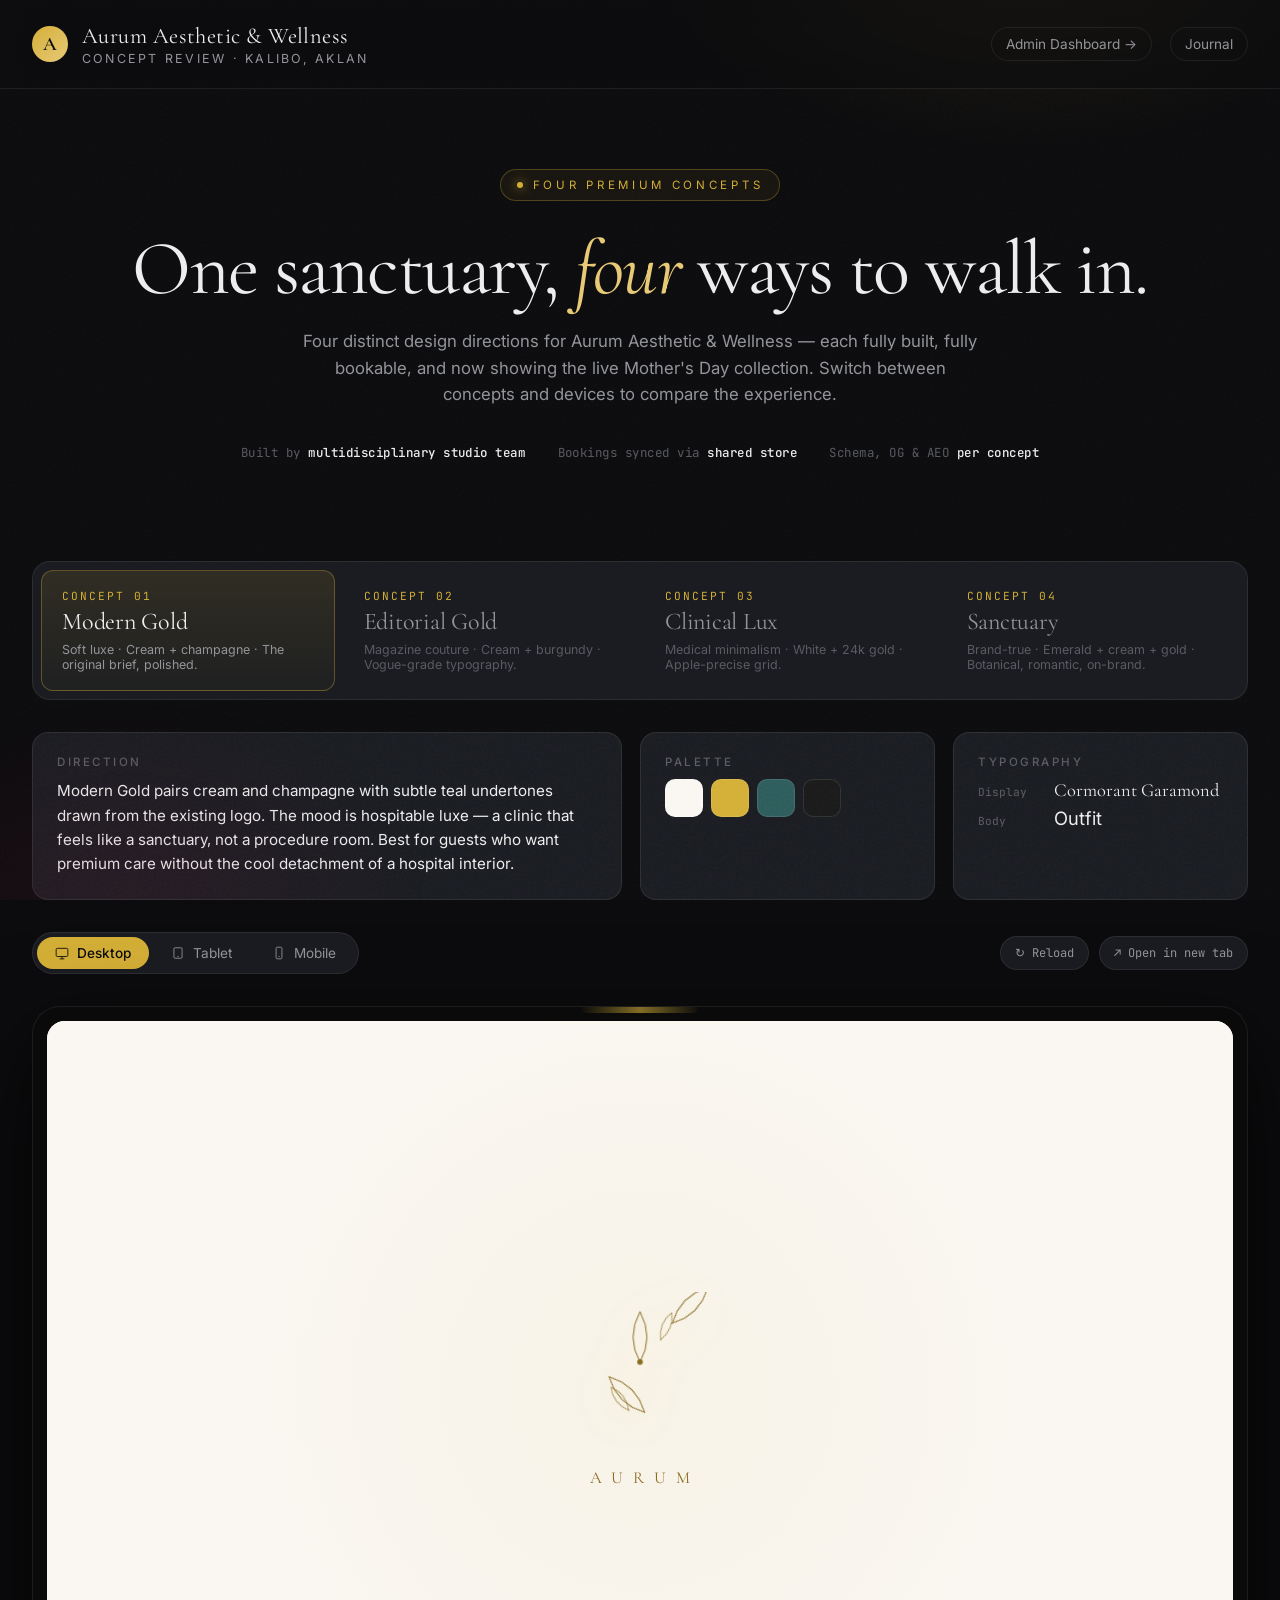
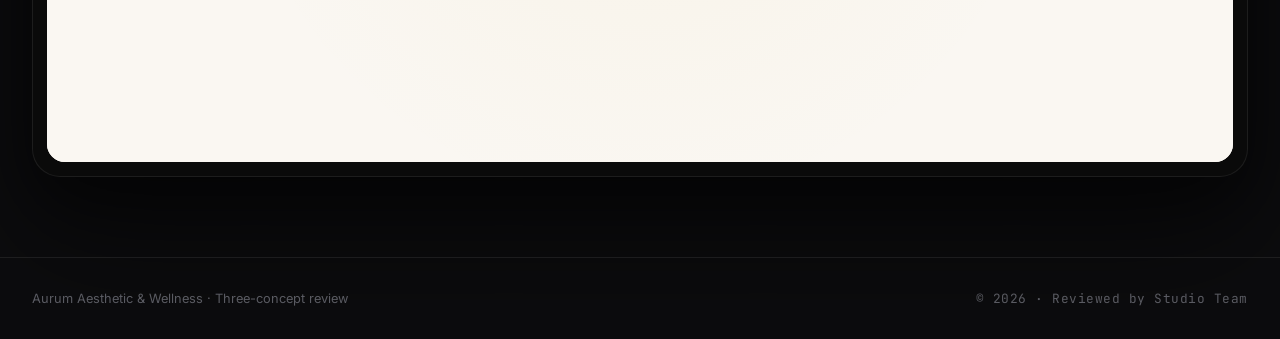
<file: index.html>
<!DOCTYPE html>
<html lang="en">
<head>
  <meta charset="UTF-8">
  <meta name="viewport" content="width=device-width, initial-scale=1.0">
  <title>Four Concepts — Aurum Aesthetic & Wellness</title>
  <meta name="description" content="Compare four premium design directions for Aurum Aesthetic & Wellness — Modern Gold, Editorial Gold, Clinical Lux, and Sanctuary — across mobile, tablet, and desktop.">
  <meta name="robots" content="noindex, follow">
  <link rel="preconnect" href="https://fonts.googleapis.com">
  <link rel="preconnect" href="https://fonts.gstatic.com" crossorigin>
  <link href="https://fonts.googleapis.com/css2?family=Cormorant+Garamond:wght@400;500;600&family=Inter:wght@300;400;500;600;700&family=JetBrains+Mono:wght@400;500&display=swap" rel="stylesheet">
  <style>
    :root {
      --bg: #0c0c0e;
      --bg-2: #131418;
      --surface: #1a1c21;
      --line: rgba(255,255,255,0.08);
      --line-strong: rgba(255,255,255,0.16);
      --text: #ededee;
      --text-dim: #94959a;
      --text-faint: #5a5b62;
      --gold: #d4af37;
      --gold-soft: #e8c977;
      --accent-1: #d4af37;
      --accent-2: #8b1538;
      --accent-3: #c9b88c;
    }
    * { box-sizing: border-box; margin: 0; padding: 0; }
    html, body { background: var(--bg); color: var(--text); font-family: 'Inter', sans-serif; -webkit-font-smoothing: antialiased; }
    body { min-height: 100vh; overflow-x: hidden; }
    a { color: inherit; text-decoration: none; }

    /* Background */
    .bg-grain {
      position: fixed; inset: 0; pointer-events: none; z-index: 1; opacity: 0.5; mix-blend-mode: soft-light;
      background-image: url("data:image/svg+xml,%3Csvg viewBox='0 0 400 400' xmlns='http://www.w3.org/2000/svg'%3E%3Cfilter id='n'%3E%3CfeTurbulence type='fractalNoise' baseFrequency='0.9' numOctaves='3' /%3E%3C/filter%3E%3Crect width='100%25' height='100%25' filter='url(%23n)' opacity='0.4'/%3E%3C/svg%3E");
    }
    .bg-glow {
      position: fixed; inset: 0; pointer-events: none; z-index: 0;
      background:
        radial-gradient(800px 500px at 80% -10%, rgba(212,175,55,0.10), transparent 50%),
        radial-gradient(600px 400px at 10% 100%, rgba(139,21,56,0.10), transparent 50%);
    }

    /* Top bar */
    .topbar {
      position: relative; z-index: 5;
      display: flex; align-items: center; justify-content: space-between;
      padding: 22px 32px;
      border-bottom: 1px solid var(--line);
      background: rgba(12,12,14,0.5);
      backdrop-filter: blur(12px);
    }
    .brand { display: flex; align-items: center; gap: 14px; }
    .brand-mark {
      width: 36px; height: 36px;
      border-radius: 50%;
      background: linear-gradient(135deg, var(--gold), var(--gold-soft));
      display: grid; place-items: center;
      color: #0c0c0e;
      font-family: 'Cormorant Garamond', serif;
      font-weight: 600;
      font-size: 1.2rem;
    }
    .brand-name { font-family: 'Cormorant Garamond', serif; font-size: 1.4rem; letter-spacing: 0.02em; }
    .brand-sub { color: var(--text-dim); font-size: 0.78rem; letter-spacing: 0.18em; text-transform: uppercase; margin-top: 2px; }
    .topbar-right { display: flex; align-items: center; gap: 18px; }
    .topbar-link {
      font-size: 0.85rem; color: var(--text-dim); padding: 8px 14px; border-radius: 999px;
      border: 1px solid var(--line); transition: all .2s ease;
    }
    .topbar-link:hover { color: var(--text); border-color: var(--line-strong); background: var(--surface); }
    .topbar-link--accent { color: #0c0c0e; background: var(--gold); border-color: var(--gold); font-weight: 500; }
    .topbar-link--accent:hover { background: var(--gold-soft); border-color: var(--gold-soft); color: #0c0c0e; }

    /* Hero */
    .hero {
      position: relative; z-index: 2;
      padding: 80px 32px 40px;
      max-width: 1400px; margin: 0 auto;
      text-align: center;
    }
    .hero-eyebrow {
      display: inline-flex; align-items: center; gap: 10px;
      font-size: 0.72rem; letter-spacing: 0.32em; text-transform: uppercase; color: var(--gold);
      padding: 8px 16px; border: 1px solid rgba(212,175,55,0.3);
      border-radius: 999px;
      background: rgba(212,175,55,0.06);
    }
    .hero-eyebrow-dot {
      width: 6px; height: 6px; border-radius: 50%; background: var(--gold);
      box-shadow: 0 0 12px var(--gold);
    }
    .hero h1 {
      font-family: 'Cormorant Garamond', serif;
      font-size: clamp(2.6rem, 6vw, 4.8rem);
      font-weight: 400;
      line-height: 1.05;
      margin: 28px 0 18px;
      letter-spacing: -0.02em;
    }
    .hero h1 em { font-style: italic; color: var(--gold-soft); }
    .hero p {
      max-width: 680px; margin: 0 auto;
      color: var(--text-dim); font-size: 1.05rem; line-height: 1.6;
    }
    .hero-meta {
      display: flex; justify-content: center; gap: 32px; flex-wrap: wrap;
      margin-top: 36px;
      font-size: 0.78rem; color: var(--text-faint);
      font-family: 'JetBrains Mono', monospace; letter-spacing: 0.04em;
    }
    .hero-meta span strong { color: var(--text); font-weight: 500; }

    /* Tabs */
    .tabs-wrap {
      position: relative; z-index: 3;
      max-width: 1400px; margin: 60px auto 0;
      padding: 0 32px;
    }
    .tabs {
      display: flex; gap: 8px;
      padding: 8px;
      background: var(--surface);
      border: 1px solid var(--line);
      border-radius: 18px;
      overflow-x: auto;
      scrollbar-width: none;
    }
    .tabs::-webkit-scrollbar { display: none; }
    .tab {
      flex: 1;
      min-width: 220px;
      padding: 18px 20px;
      border-radius: 12px;
      cursor: pointer;
      border: 1px solid transparent;
      background: transparent;
      color: var(--text-dim);
      text-align: left;
      transition: all .25s ease;
      display: flex; flex-direction: column; gap: 4px;
      font-family: inherit;
    }
    .tab:hover { color: var(--text); background: rgba(255,255,255,0.03); }
    .tab.active {
      background: linear-gradient(180deg, rgba(212,175,55,0.12), rgba(212,175,55,0.03));
      border-color: rgba(212,175,55,0.35);
      color: var(--text);
    }
    .tab-no { font-family: 'JetBrains Mono', monospace; font-size: 0.7rem; color: var(--gold); letter-spacing: 0.18em; }
    .tab-name { font-family: 'Cormorant Garamond', serif; font-size: 1.5rem; letter-spacing: -0.01em; }
    .tab-desc { font-size: 0.78rem; color: var(--text-faint); margin-top: 2px; }
    .tab.active .tab-desc { color: var(--text-dim); }

    /* Concept describer */
    .concept-meta {
      max-width: 1400px; margin: 32px auto 0;
      padding: 0 32px;
      display: grid;
      grid-template-columns: 1fr;
      gap: 18px;
    }
    @media (min-width: 900px) {
      .concept-meta { grid-template-columns: 2fr 1fr 1fr; }
    }
    .meta-card {
      background: var(--surface);
      border: 1px solid var(--line);
      border-radius: 16px;
      padding: 22px 24px;
    }
    .meta-card h4 {
      font-size: 0.72rem; letter-spacing: 0.22em; text-transform: uppercase;
      color: var(--text-faint); font-weight: 500;
      margin-bottom: 10px;
    }
    .meta-card p { color: var(--text); font-size: 0.95rem; line-height: 1.6; }
    .palette { display: flex; gap: 8px; margin-top: 8px; }
    .swatch {
      width: 38px; height: 38px; border-radius: 10px;
      border: 1px solid rgba(255,255,255,0.1);
      position: relative;
    }
    .swatch::after {
      content: attr(data-name);
      position: absolute; top: 100%; left: 50%; transform: translateX(-50%);
      margin-top: 6px;
      font-size: 0.65rem; color: var(--text-faint);
      font-family: 'JetBrains Mono', monospace;
      white-space: nowrap;
      opacity: 0; transition: opacity .2s;
    }
    .swatch:hover::after { opacity: 1; }
    .typo-row { display: flex; align-items: baseline; gap: 12px; margin-bottom: 6px; }
    .typo-row span:first-child { color: var(--text-faint); font-size: 0.7rem; width: 64px; font-family: 'JetBrains Mono', monospace; }
    .typo-row span:last-child { font-size: 1.15rem; }

    /* Gadget switcher */
    .gadget-switcher {
      max-width: 1400px; margin: 32px auto 0;
      padding: 0 32px;
      display: flex; align-items: center; justify-content: space-between;
      flex-wrap: wrap; gap: 18px;
    }
    .device-tabs {
      display: flex; gap: 4px;
      background: var(--surface);
      border: 1px solid var(--line);
      border-radius: 999px;
      padding: 4px;
    }
    .device-tab {
      padding: 8px 18px;
      border-radius: 999px;
      background: transparent;
      border: none;
      color: var(--text-dim);
      cursor: pointer;
      font-family: inherit;
      font-size: 0.85rem;
      display: flex; align-items: center; gap: 8px;
      transition: all .2s ease;
    }
    .device-tab:hover { color: var(--text); }
    .device-tab.active { background: var(--gold); color: #0c0c0e; font-weight: 500; }
    .device-tab svg { width: 14px; height: 14px; stroke: currentColor; fill: none; stroke-width: 1.5; }
    .switcher-actions { display: flex; gap: 10px; }
    .switcher-btn {
      padding: 8px 14px;
      border-radius: 999px;
      background: var(--surface);
      border: 1px solid var(--line);
      color: var(--text-dim);
      font-family: 'JetBrains Mono', monospace;
      font-size: 0.75rem;
      cursor: pointer;
      transition: all .2s ease;
      display: inline-flex; align-items: center; gap: 6px;
    }
    .switcher-btn:hover { color: var(--text); border-color: var(--line-strong); }

    /* Stage */
    .stage {
      max-width: 1400px; margin: 32px auto 80px;
      padding: 0 32px;
    }
    .device-frame {
      margin: 0 auto;
      transition: max-width .4s var(--ease, cubic-bezier(0.16,1,0.3,1)),
                  padding .4s var(--ease, cubic-bezier(0.16,1,0.3,1));
      background: #0a0a0a;
      border: 1px solid var(--line);
      border-radius: 28px;
      padding: 14px;
      box-shadow: 0 60px 120px rgba(0,0,0,0.5), 0 20px 60px rgba(0,0,0,0.4);
      position: relative;
    }
    .device-frame::before {
      content: '';
      position: absolute;
      top: 0; left: 50%; transform: translateX(-50%);
      width: 120px; height: 6px;
      border-radius: 0 0 8px 8px;
      background: linear-gradient(90deg, transparent, var(--gold), transparent);
      opacity: 0.6;
    }

    .device-frame[data-device="desktop"] { max-width: 1320px; }
    .device-frame[data-device="tablet"]  { max-width: 820px;  }
    .device-frame[data-device="mobile"]  { max-width: 400px;  padding: 10px; border-radius: 36px; }
    .device-frame[data-device="mobile"]::before { width: 80px; }

    .device-screen {
      width: 100%;
      aspect-ratio: 16 / 10;
      background: var(--cream, #FAF7F2);
      border-radius: 18px;
      overflow: hidden;
      position: relative;
    }
    .device-frame[data-device="desktop"] .device-screen { aspect-ratio: 16 / 10; }
    .device-frame[data-device="tablet"]  .device-screen { aspect-ratio: 4 / 5; }
    .device-frame[data-device="mobile"]  .device-screen { aspect-ratio: 9 / 19; border-radius: 28px; }

    .device-screen iframe {
      width: 100%; height: 100%; border: 0; display: block;
    }
    .device-loading {
      position: absolute; inset: 0;
      display: grid; place-items: center;
      color: var(--gold);
      font-family: 'JetBrains Mono', monospace;
      font-size: 0.78rem;
      letter-spacing: 0.2em;
      text-transform: uppercase;
      background: var(--bg-2);
    }
    .device-loading.hidden { display: none; }
    .device-loading-inner { display: flex; flex-direction: column; align-items: center; gap: 18px; }
    .lotus-mini { color: var(--gold); width: 64px; height: 64px; filter: drop-shadow(0 4px 16px rgba(212,175,55,0.35)); }
    .lotus-mini .lp {
      stroke-dasharray: 200; stroke-dashoffset: 200; opacity: 0;
      animation: lotusMiniBloom 1.2s cubic-bezier(0.4,0,0.2,1) forwards;
      animation-delay: calc(var(--i) * 0.08s);
      animation-iteration-count: infinite;
      animation-direction: alternate;
    }
    @keyframes lotusMiniBloom {
      0%, 10%   { stroke-dashoffset: 200; opacity: 0; }
      30%       { opacity: 1; }
      100%      { stroke-dashoffset: 0; opacity: 1; }
    }

    /* Footer */
    .pageend {
      position: relative; z-index: 2;
      padding: 32px;
      max-width: 1400px; margin: 0 auto;
      border-top: 1px solid var(--line);
      display: flex; justify-content: space-between; align-items: center;
      flex-wrap: wrap; gap: 16px;
      color: var(--text-faint); font-size: 0.8rem;
    }
    .pageend-mono { font-family: 'JetBrains Mono', monospace; letter-spacing: 0.04em; }

    @media (max-width: 700px) {
      .topbar { padding: 16px 18px; }
      .topbar-right .topbar-link:nth-child(1) { display: none; }
      .hero { padding: 50px 18px 24px; }
      .tabs-wrap, .concept-meta, .gadget-switcher, .stage, .pageend { padding-left: 16px; padding-right: 16px; }
      .tab { min-width: 180px; }
    }
  </style>
</head>
<body>
  <div class="bg-glow"></div>
  <div class="bg-grain"></div>

  <header class="topbar">
    <div class="brand">
      <span class="brand-mark">A</span>
      <div>
        <div class="brand-name">Aurum Aesthetic & Wellness</div>
        <div class="brand-sub">Concept Review · Kalibo, Aklan</div>
      </div>
    </div>
    <nav class="topbar-right">
      <a href="admin/" class="topbar-link">Admin Dashboard →</a>
      <a href="journal/" class="topbar-link">Journal</a>
    </nav>
  </header>

  <section class="hero">
    <span class="hero-eyebrow"><span class="hero-eyebrow-dot"></span>Four Premium Concepts</span>
    <h1>One sanctuary, <em>four</em> ways to walk in.</h1>
    <p>Four distinct design directions for Aurum Aesthetic & Wellness — each fully built, fully bookable, and now showing the live Mother's Day collection. Switch between concepts and devices to compare the experience.</p>
    <div class="hero-meta">
      <span>Built by <strong>multidisciplinary studio team</strong></span>
      <span>Bookings synced via <strong>shared store</strong></span>
      <span>Schema, OG & AEO <strong>per concept</strong></span>
    </div>
  </section>

  <section class="tabs-wrap">
    <div class="tabs" role="tablist">
      <button class="tab active" data-tab="1" role="tab" aria-selected="true">
        <span class="tab-no">CONCEPT 01</span>
        <span class="tab-name">Modern Gold</span>
        <span class="tab-desc">Soft luxe · Cream + champagne · The original brief, polished.</span>
      </button>
      <button class="tab" data-tab="2" role="tab" aria-selected="false">
        <span class="tab-no">CONCEPT 02</span>
        <span class="tab-name">Editorial Gold</span>
        <span class="tab-desc">Magazine couture · Cream + burgundy · Vogue-grade typography.</span>
      </button>
      <button class="tab" data-tab="3" role="tab" aria-selected="false">
        <span class="tab-no">CONCEPT 03</span>
        <span class="tab-name">Clinical Lux</span>
        <span class="tab-desc">Medical minimalism · White + 24k gold · Apple-precise grid.</span>
      </button>
      <button class="tab" data-tab="4" role="tab" aria-selected="false">
        <span class="tab-no">CONCEPT 04</span>
        <span class="tab-name">Sanctuary</span>
        <span class="tab-desc">Brand-true · Emerald + cream + gold · Botanical, romantic, on-brand.</span>
      </button>
    </div>
  </section>

  <section class="concept-meta" id="conceptMeta">
    <div class="meta-card">
      <h4>Direction</h4>
      <p id="metaDirection">Modern Gold pairs cream and champagne with subtle teal undertones drawn from the existing logo. The mood is hospitable luxe — a clinic that feels like a sanctuary, not a procedure room. Best for guests who want premium care without the cool detachment of a hospital interior.</p>
    </div>
    <div class="meta-card">
      <h4>Palette</h4>
      <div class="palette" id="metaPalette">
        <span class="swatch" style="background:#FAF7F2" data-name="Cream"></span>
        <span class="swatch" style="background:#D4AF37" data-name="Gold"></span>
        <span class="swatch" style="background:#2D5C5B" data-name="Teal"></span>
        <span class="swatch" style="background:#1A1A1A" data-name="Ink"></span>
      </div>
    </div>
    <div class="meta-card">
      <h4>Typography</h4>
      <div id="metaTypo">
        <div class="typo-row"><span>Display</span><span style="font-family:'Cormorant Garamond',serif">Cormorant Garamond</span></div>
        <div class="typo-row"><span>Body</span><span style="font-family:'Inter',sans-serif">Outfit</span></div>
      </div>
    </div>
  </section>

  <section class="gadget-switcher">
    <div class="device-tabs" role="tablist" aria-label="Device size">
      <button class="device-tab active" data-device="desktop">
        <svg viewBox="0 0 24 24"><rect x="2" y="4" width="20" height="14" rx="2"/><path d="M8 22h8M12 18v4"/></svg>
        Desktop
      </button>
      <button class="device-tab" data-device="tablet">
        <svg viewBox="0 0 24 24"><rect x="5" y="3" width="14" height="18" rx="2"/><path d="M11 18h2"/></svg>
        Tablet
      </button>
      <button class="device-tab" data-device="mobile">
        <svg viewBox="0 0 24 24"><rect x="7" y="2" width="10" height="20" rx="2"/><path d="M11 18h2"/></svg>
        Mobile
      </button>
    </div>
    <div class="switcher-actions">
      <button class="switcher-btn" id="reloadFrame" title="Reload preview">↻ Reload</button>
      <a class="switcher-btn" id="openTab" href="index.html" target="_blank" rel="noopener">↗ Open in new tab</a>
    </div>
  </section>

  <section class="stage">
    <div class="device-frame" id="deviceFrame" data-device="desktop">
      <div class="device-screen">
        <iframe id="conceptFrame" src="iteration-1.html" title="Concept preview" loading="lazy"></iframe>
        <div class="device-loading hidden" id="deviceLoading">
          <div class="device-loading-inner">
            <svg class="lotus-mini" viewBox="0 0 200 200" fill="none" stroke="currentColor" stroke-width="1.6" stroke-linecap="round" aria-hidden="true">
              <path class="lp" style="--i:0" d="M100 100 Q80 65 100 28 Q120 65 100 100 Z"/>
              <path class="lp" style="--i:1" d="M100 100 Q80 65 100 28 Q120 65 100 100 Z" transform="rotate(60 100 100)"/>
              <path class="lp" style="--i:2" d="M100 100 Q80 65 100 28 Q120 65 100 100 Z" transform="rotate(120 100 100)"/>
              <path class="lp" style="--i:3" d="M100 100 Q80 65 100 28 Q120 65 100 100 Z" transform="rotate(180 100 100)"/>
              <path class="lp" style="--i:4" d="M100 100 Q80 65 100 28 Q120 65 100 100 Z" transform="rotate(240 100 100)"/>
              <path class="lp" style="--i:5" d="M100 100 Q80 65 100 28 Q120 65 100 100 Z" transform="rotate(300 100 100)"/>
            </svg>
            <span>Blooming…</span>
          </div>
        </div>
      </div>
    </div>
  </section>

  <footer class="pageend">
    <span>Aurum Aesthetic & Wellness · Three-concept review</span>
    <span class="pageend-mono">© 2026 · Reviewed by Studio Team</span>
  </footer>

  <script>
    const CONCEPTS = {
      '1': {
        url: 'iteration-1.html',
        direction: 'Modern Gold pairs cream and champagne with subtle teal undertones drawn from the existing logo. The mood is hospitable luxe — a clinic that feels like a sanctuary, not a procedure room. Best for guests who want premium care without the cool detachment of a hospital interior.',
        palette: [
          { hex: '#FAF7F2', name: 'Cream' },
          { hex: '#D4AF37', name: 'Gold' },
          { hex: '#2D5C5B', name: 'Teal' },
          { hex: '#1A1A1A', name: 'Ink' },
        ],
        display: 'Cormorant Garamond',
        body: 'Outfit',
      },
      '2': {
        url: 'iteration-2/',
        direction: 'Editorial Gold takes its cues from luxury fashion publications — Vogue, Harper\'s Bazaar, T Magazine. Asymmetric grids, full-bleed editorial photography, dropped capitals, italic accents. The clinic positioned as cultural institution rather than medical service. Best for guests who view aesthetics as personal artistry.',
        palette: [
          { hex: '#FBF6EC', name: 'Champagne' },
          { hex: '#8B1538', name: 'Burgundy' },
          { hex: '#C9A961', name: 'Antique gold' },
          { hex: '#1C1410', name: 'Bistre' },
        ],
        display: 'Playfair Display',
        body: 'Inter',
      },
      '3': {
        url: 'iteration-3/',
        direction: 'Clinical Lux strips the experience to its essentials — medical-grade white space, a single 24k gold accent, hyper-precise typographic grid. Inspired by SkinCeuticals, La Mer, and Apple\'s product design language. Data-forward, before/after focused, doctor-led credibility centred. Best for guests who want their clinic to feel like a research lab.',
        palette: [
          { hex: '#FFFFFF', name: 'Pure white' },
          { hex: '#F4F1EC', name: 'Warm grey' },
          { hex: '#B68F3A', name: '24k gold' },
          { hex: '#0F0F10', name: 'Carbon' },
        ],
        display: 'Söhne / Inter Tight',
        body: 'Inter',
      },
      '4': {
        url: 'iteration-4/',
        direction: 'Sanctuary mirrors the actual Aurum brand collateral — cream, deep emerald, antique gold, with botanical motifs, crown laurels, and script accents. Pulled directly from your Mother\'s Day promotional materials. Romantic, feminine, and unmistakably your house. Best when the client says "we want to feel like our existing brand, but on a real website."',
        palette: [
          { hex: '#FBF6E8', name: 'Cream' },
          { hex: '#1F4D3B', name: 'Deep emerald' },
          { hex: '#C9A961', name: 'Antique gold' },
          { hex: '#8C6D1F', name: 'Burnished gold' },
        ],
        display: 'Cormorant Garamond + Allison',
        body: 'Outfit',
      },
    };

    const tabs = document.querySelectorAll('.tab');
    const devTabs = document.querySelectorAll('.device-tab');
    const frame = document.getElementById('conceptFrame');
    const deviceFrame = document.getElementById('deviceFrame');
    const loading = document.getElementById('deviceLoading');
    const reloadBtn = document.getElementById('reloadFrame');
    const openTab = document.getElementById('openTab');

    const metaDirection = document.getElementById('metaDirection');
    const metaPalette   = document.getElementById('metaPalette');
    const metaTypo      = document.getElementById('metaTypo');

    function showConcept(id) {
      const c = CONCEPTS[id];
      if (!c) return;
      tabs.forEach(t => {
        const on = t.dataset.tab === id;
        t.classList.toggle('active', on);
        t.setAttribute('aria-selected', on ? 'true' : 'false');
      });
      loading.classList.remove('hidden');
      frame.src = c.url;
      openTab.href = c.url;
      metaDirection.textContent = c.direction;
      metaPalette.innerHTML = c.palette.map(p =>
        `<span class="swatch" style="background:${p.hex}" data-name="${p.name}"></span>`
      ).join('');
      metaTypo.innerHTML = `
        <div class="typo-row"><span>Display</span><span style="font-family:'${c.display}',serif">${c.display}</span></div>
        <div class="typo-row"><span>Body</span><span style="font-family:'${c.body}',sans-serif">${c.body}</span></div>
      `;
      try { history.replaceState(null, '', '?c=' + id); } catch (_) {}
    }

    tabs.forEach(t => t.addEventListener('click', () => showConcept(t.dataset.tab)));

    devTabs.forEach(t => t.addEventListener('click', () => {
      devTabs.forEach(x => x.classList.remove('active'));
      t.classList.add('active');
      deviceFrame.dataset.device = t.dataset.device;
    }));

    reloadBtn.addEventListener('click', () => {
      const src = frame.src;
      loading.classList.remove('hidden');
      frame.src = 'about:blank';
      setTimeout(() => { frame.src = src; }, 60);
    });

    frame.addEventListener('load', () => loading.classList.add('hidden'));

    // Init from query param
    const initial = new URLSearchParams(location.search).get('c');
    if (initial && CONCEPTS[initial]) showConcept(initial);
  </script>
</body>
</html>
</file>
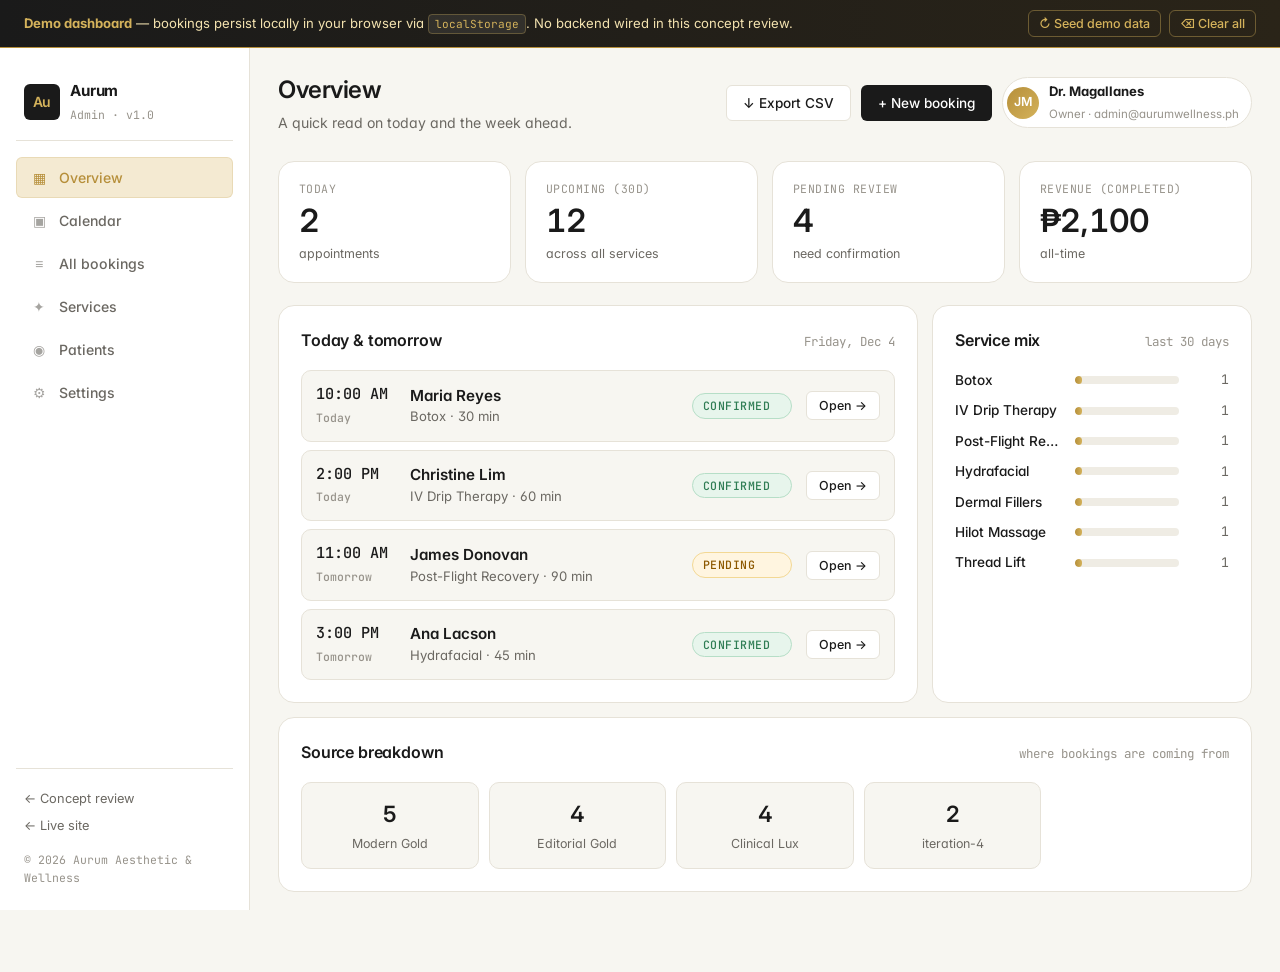
<file: admin/index.html>
<!DOCTYPE html>
<html lang="en">
<head>
  <meta charset="UTF-8">
  <meta name="viewport" content="width=device-width, initial-scale=1.0">
  <title>Admin Dashboard — Aurum Aesthetic & Wellness</title>
  <meta name="robots" content="noindex, nofollow">
  <link rel="preconnect" href="https://fonts.googleapis.com">
  <link rel="preconnect" href="https://fonts.gstatic.com" crossorigin>
  <link href="https://fonts.googleapis.com/css2?family=Inter:wght@300;400;500;600;700&family=JetBrains+Mono:wght@400;500&display=swap" rel="stylesheet">
  <link rel="stylesheet" href="styles.css">
</head>
<body class="ad-body">

  <!-- Demo notice -->
  <div class="ad-demo-bar">
    <span><strong>Demo dashboard</strong> — bookings persist locally in your browser via <code>localStorage</code>. No backend wired in this concept review.</span>
    <div class="ad-demo-actions">
      <button class="ad-btn ad-btn--ghost" id="adSeedBtn">↻ Seed demo data</button>
      <button class="ad-btn ad-btn--ghost" id="adClearBtn">⌫ Clear all</button>
    </div>
  </div>

  <div class="ad-shell">
    <!-- Sidebar -->
    <aside class="ad-sidebar">
      <a href="../" class="ad-brand">
        <span class="ad-brand-mark">Au</span>
        <div>
          <strong>Aurum</strong>
          <small>Admin · v1.0</small>
        </div>
      </a>
      <nav class="ad-nav">
        <a class="ad-nav-link active" data-view="overview" href="#overview">
          <span class="ad-nav-icon">▦</span> Overview
        </a>
        <a class="ad-nav-link" data-view="calendar" href="#calendar">
          <span class="ad-nav-icon">▣</span> Calendar
        </a>
        <a class="ad-nav-link" data-view="bookings" href="#bookings">
          <span class="ad-nav-icon">≡</span> All bookings
        </a>
        <a class="ad-nav-link" data-view="services" href="#services">
          <span class="ad-nav-icon">✦</span> Services
        </a>
        <a class="ad-nav-link" data-view="patients" href="#patients">
          <span class="ad-nav-icon">◉</span> Patients
        </a>
        <a class="ad-nav-link" data-view="settings" href="#settings">
          <span class="ad-nav-icon">⚙</span> Settings
        </a>
      </nav>

      <div class="ad-side-foot">
        <a href="../" class="ad-side-link">← Concept review</a>
        <a href="../" class="ad-side-link">← Live site</a>
        <p class="ad-side-blurb">© 2026 Aurum Aesthetic &amp; Wellness</p>
      </div>
    </aside>

    <!-- Main -->
    <main class="ad-main">
      <!-- Topbar -->
      <header class="ad-topbar">
        <div>
          <h1 class="ad-title" id="adViewTitle">Overview</h1>
          <p class="ad-sub" id="adViewSub">A quick read on today and the week ahead.</p>
        </div>
        <div class="ad-topbar-right">
          <button class="ad-btn ad-btn--ghost" id="adExportBtn">↓ Export CSV</button>
          <button class="ad-btn ad-btn--primary" id="adNewBtn">+ New booking</button>
          <div class="ad-user">
            <div class="ad-avatar">JM</div>
            <div>
              <strong>Dr. Magallanes</strong>
              <small>Owner · admin@aurumwellness.ph</small>
            </div>
          </div>
        </div>
      </header>

      <!-- ====== Overview view ====== -->
      <section class="ad-view ad-view--active" data-view="overview">
        <div class="ad-stats">
          <article class="ad-stat">
            <span class="ad-stat-label">Today</span>
            <strong class="ad-stat-num" id="adStatToday">0</strong>
            <span class="ad-stat-trail">appointments</span>
          </article>
          <article class="ad-stat">
            <span class="ad-stat-label">Upcoming (30d)</span>
            <strong class="ad-stat-num" id="adStatUpcoming">0</strong>
            <span class="ad-stat-trail">across all services</span>
          </article>
          <article class="ad-stat">
            <span class="ad-stat-label">Pending review</span>
            <strong class="ad-stat-num" id="adStatPending">0</strong>
            <span class="ad-stat-trail">need confirmation</span>
          </article>
          <article class="ad-stat">
            <span class="ad-stat-label">Revenue (completed)</span>
            <strong class="ad-stat-num" id="adStatRevenue">₱0</strong>
            <span class="ad-stat-trail">all-time</span>
          </article>
        </div>

        <div class="ad-row">
          <section class="ad-card ad-card--span2">
            <header class="ad-card-head">
              <h2>Today &amp; tomorrow</h2>
              <span class="ad-card-mute" id="adTodayDate"></span>
            </header>
            <div class="ad-today-list" id="adTodayList">
              <p class="ad-empty">Nothing on the books for the next 48 hours.</p>
            </div>
          </section>

          <section class="ad-card">
            <header class="ad-card-head">
              <h2>Service mix</h2>
              <span class="ad-card-mute">last 30 days</span>
            </header>
            <div class="ad-chart" id="adServiceMix"></div>
          </section>
        </div>

        <section class="ad-card">
          <header class="ad-card-head">
            <h2>Source breakdown</h2>
            <span class="ad-card-mute">where bookings are coming from</span>
          </header>
          <div class="ad-source-grid" id="adSourceGrid"></div>
        </section>
      </section>

      <!-- ====== Calendar view ====== -->
      <section class="ad-view" data-view="calendar">
        <div class="ad-cal-toolbar">
          <div class="ad-cal-nav">
            <button class="ad-icon-btn" id="adCalPrev" aria-label="Previous month">←</button>
            <h2 id="adCalLabel">—</h2>
            <button class="ad-icon-btn" id="adCalNext" aria-label="Next month">→</button>
            <button class="ad-btn ad-btn--ghost ad-btn--sm" id="adCalToday">Today</button>
          </div>
          <div class="ad-cal-modes">
            <button class="ad-cal-mode active" data-mode="month">Month</button>
            <button class="ad-cal-mode" data-mode="week">Week</button>
            <button class="ad-cal-mode" data-mode="day">Day</button>
          </div>
        </div>

        <div class="ad-cal-stage">
          <!-- Month grid -->
          <div class="ad-cal ad-cal--month" id="adCalMonth"></div>
          <!-- Week timeline -->
          <div class="ad-cal ad-cal--week hidden" id="adCalWeek"></div>
          <!-- Day timeline -->
          <div class="ad-cal ad-cal--day hidden" id="adCalDay"></div>
        </div>
      </section>

      <!-- ====== Bookings view ====== -->
      <section class="ad-view" data-view="bookings">
        <div class="ad-filter-bar">
          <input type="search" id="adSearch" placeholder="Search by name, phone, ref…" class="ad-search">
          <select id="adFilterStatus" class="ad-select">
            <option value="">All statuses</option>
            <option value="pending">Pending</option>
            <option value="confirmed">Confirmed</option>
            <option value="completed">Completed</option>
            <option value="cancelled">Cancelled</option>
            <option value="no-show">No-show</option>
          </select>
          <select id="adFilterService" class="ad-select">
            <option value="">All services</option>
          </select>
          <select id="adSort" class="ad-select">
            <option value="date-asc">Date · soonest first</option>
            <option value="date-desc">Date · latest first</option>
            <option value="created-desc" selected>Created · newest first</option>
            <option value="created-asc">Created · oldest first</option>
          </select>
        </div>
        <div class="ad-table-wrap">
          <table class="ad-table">
            <thead>
              <tr>
                <th>Date · Time</th>
                <th>Patient</th>
                <th>Service</th>
                <th>Source</th>
                <th>Status</th>
                <th>Actions</th>
              </tr>
            </thead>
            <tbody id="adTableBody"></tbody>
          </table>
        </div>
      </section>

      <!-- ====== Services view ====== -->
      <section class="ad-view" data-view="services">
        <div class="ad-card">
          <header class="ad-card-head">
            <h2>Service catalogue</h2>
            <span class="ad-card-mute">canonical list shared by all three iterations</span>
          </header>
          <div class="ad-service-list" id="adServiceList"></div>
        </div>
      </section>

      <!-- ====== Patients view ====== -->
      <section class="ad-view" data-view="patients">
        <div class="ad-card">
          <header class="ad-card-head">
            <h2>Patients</h2>
            <span class="ad-card-mute">deduplicated by phone</span>
          </header>
          <div class="ad-patients-list" id="adPatientsList"></div>
        </div>
      </section>

      <!-- ====== Settings view ====== -->
      <section class="ad-view" data-view="settings">
        <div class="ad-card">
          <header class="ad-card-head">
            <h2>Settings</h2>
            <span class="ad-card-mute">demo only</span>
          </header>
          <div class="ad-settings">
            <div class="ad-setting-row">
              <div>
                <strong>Clinic hours</strong>
                <p>Daily, 09:00 – 20:00</p>
              </div>
              <span class="ad-pill">Editable in production</span>
            </div>
            <div class="ad-setting-row">
              <div>
                <strong>Booking window</strong>
                <p>Up to 30 days in advance</p>
              </div>
              <span class="ad-pill">Editable in production</span>
            </div>
            <div class="ad-setting-row">
              <div>
                <strong>Notifications</strong>
                <p>SMS via Twilio · Email via Resend (template ready)</p>
              </div>
              <span class="ad-pill ad-pill--mute">Wire backend to enable</span>
            </div>
            <div class="ad-setting-row">
              <div>
                <strong>Storage location</strong>
                <p><code>localStorage["aurum_bookings"]</code></p>
              </div>
              <span class="ad-pill ad-pill--warn">Demo</span>
            </div>
          </div>
        </div>
      </section>
    </main>
  </div>

  <!-- Booking detail drawer -->
  <aside class="ad-drawer" id="adDrawer" aria-hidden="true">
    <div class="ad-drawer-overlay" id="adDrawerOverlay"></div>
    <div class="ad-drawer-panel">
      <header class="ad-drawer-head">
        <span class="ad-mono" id="adDrawerRef">Ref</span>
        <button class="ad-icon-btn" id="adDrawerClose" aria-label="Close">×</button>
      </header>
      <div id="adDrawerBody"></div>
    </div>
  </aside>

  <!-- New booking modal -->
  <div class="ad-modal" id="adNewModal" aria-hidden="true">
    <div class="ad-modal-overlay" id="adNewOverlay"></div>
    <div class="ad-modal-card">
      <header class="ad-modal-head">
        <h3>New booking</h3>
        <button class="ad-icon-btn" id="adNewClose" aria-label="Close">×</button>
      </header>
      <form class="ad-form" id="adNewForm">
        <div class="ad-form-row">
          <label>Service<select id="anService" required></select></label>
          <label>Status<select id="anStatus">
            <option value="pending">Pending</option>
            <option value="confirmed" selected>Confirmed</option>
            <option value="completed">Completed</option>
            <option value="cancelled">Cancelled</option>
            <option value="no-show">No-show</option>
          </select></label>
        </div>
        <div class="ad-form-row">
          <label>Date<input type="date" id="anDate" required></label>
          <label>Time<select id="anTime" required></select></label>
        </div>
        <div class="ad-form-row">
          <label>Patient name<input type="text" id="anName" required></label>
          <label>Phone<input type="tel" id="anPhone" required></label>
        </div>
        <div class="ad-form-row">
          <label>Email<input type="email" id="anEmail"></label>
          <label>Source<select id="anSource">
            <option value="walk-in">Walk-in</option>
            <option value="phone">Phone</option>
            <option value="iteration-1">Site · Modern Gold</option>
            <option value="iteration-2">Site · Editorial Gold</option>
            <option value="iteration-3">Site · Clinical Lux</option>
          </select></label>
        </div>
        <label>Notes<textarea id="anNotes" rows="3"></textarea></label>
        <div class="ad-form-actions">
          <button type="button" class="ad-btn ad-btn--ghost" id="anCancel">Cancel</button>
          <button type="submit" class="ad-btn ad-btn--primary">Save booking</button>
        </div>
      </form>
    </div>
  </div>

  <!-- Toast -->
  <div class="ad-toast" id="adToast" role="status" aria-live="polite"></div>

  <script src="../shared/booking-store.js"></script>
  <script src="admin.js"></script>
</body>
</html>
</file>
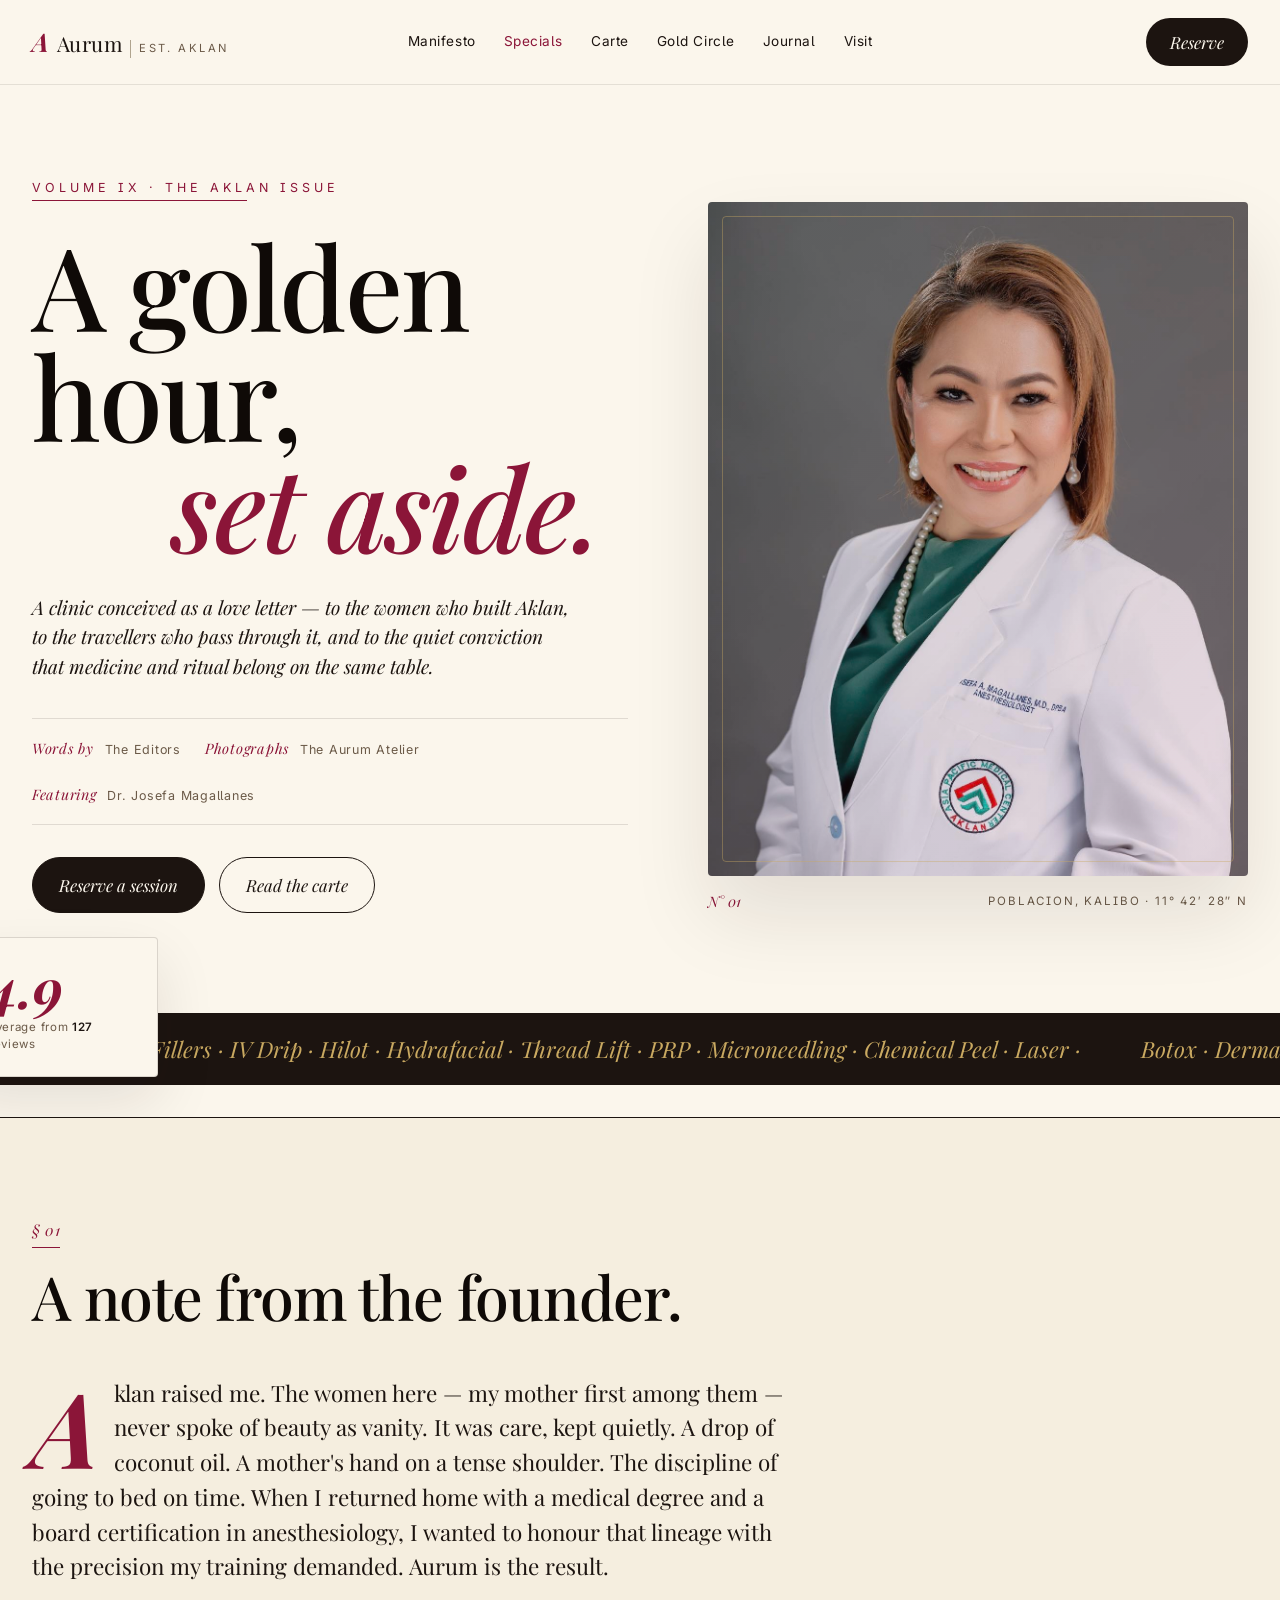
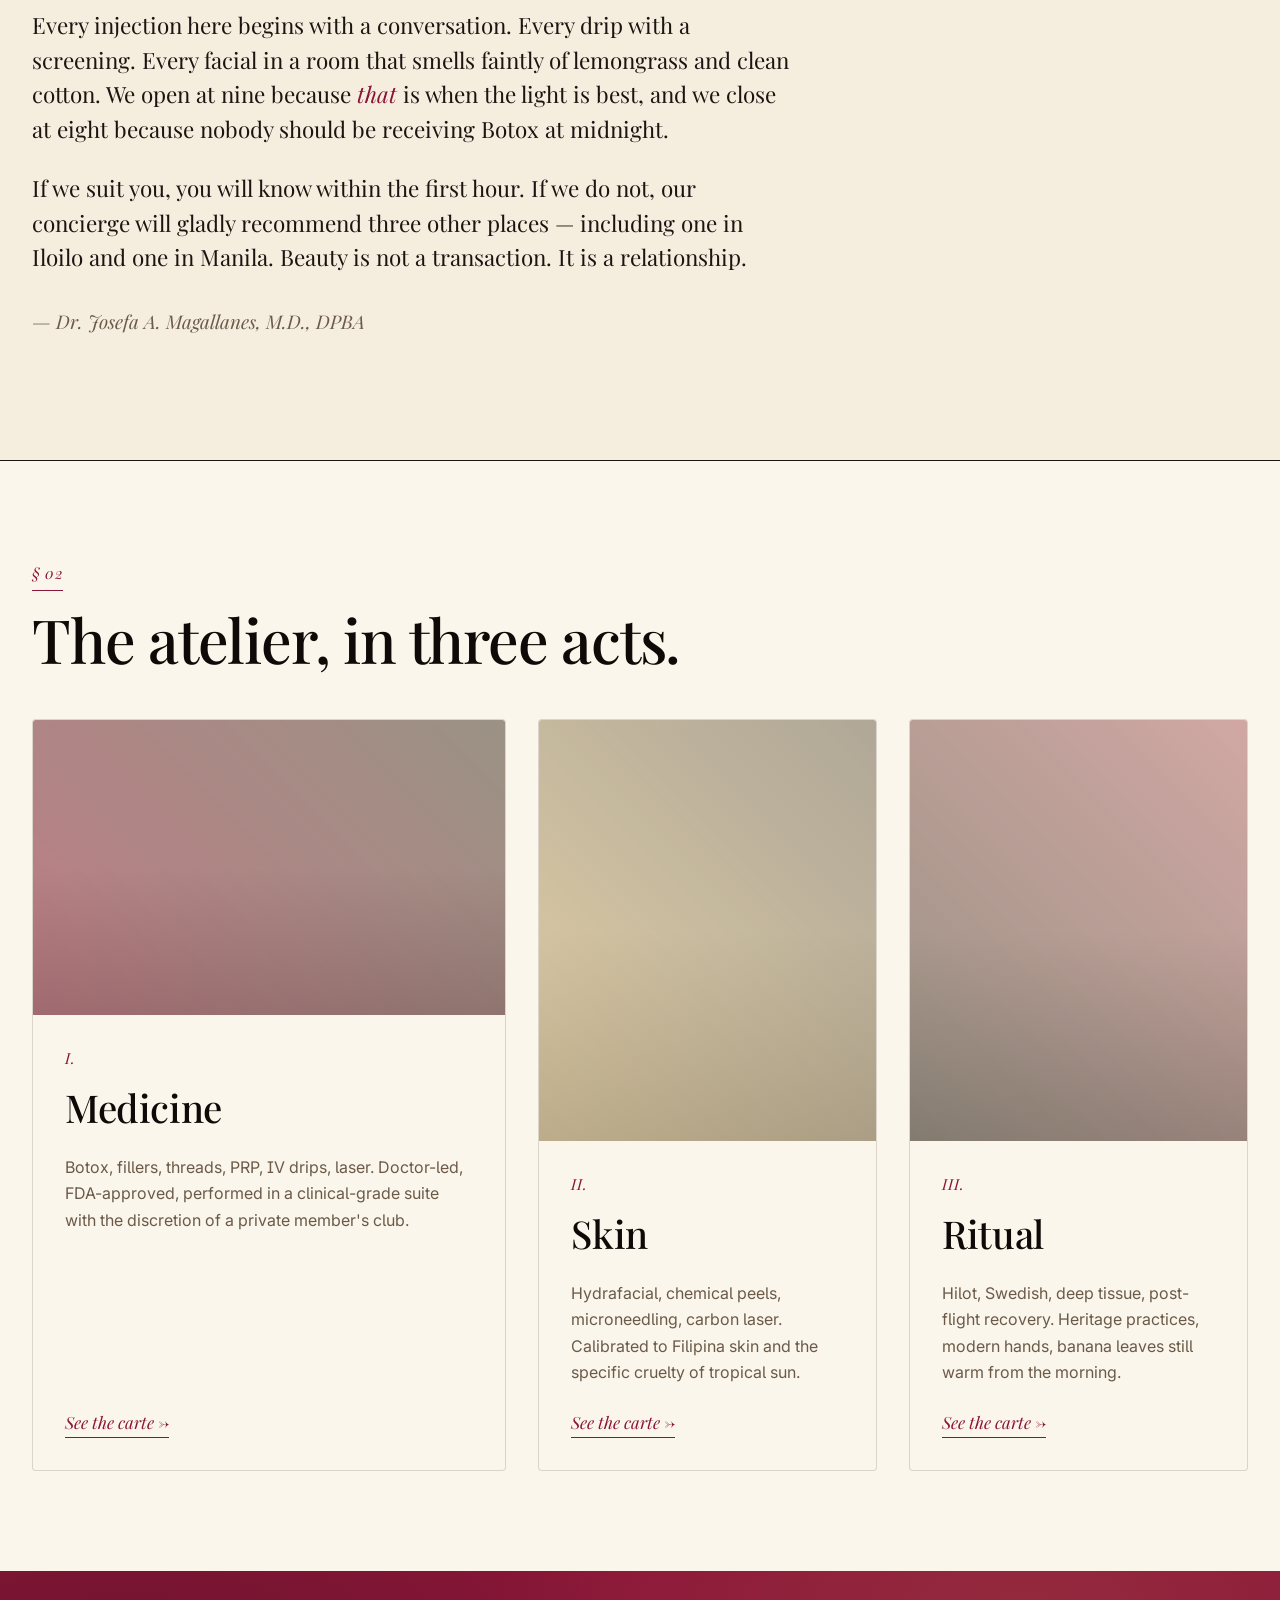
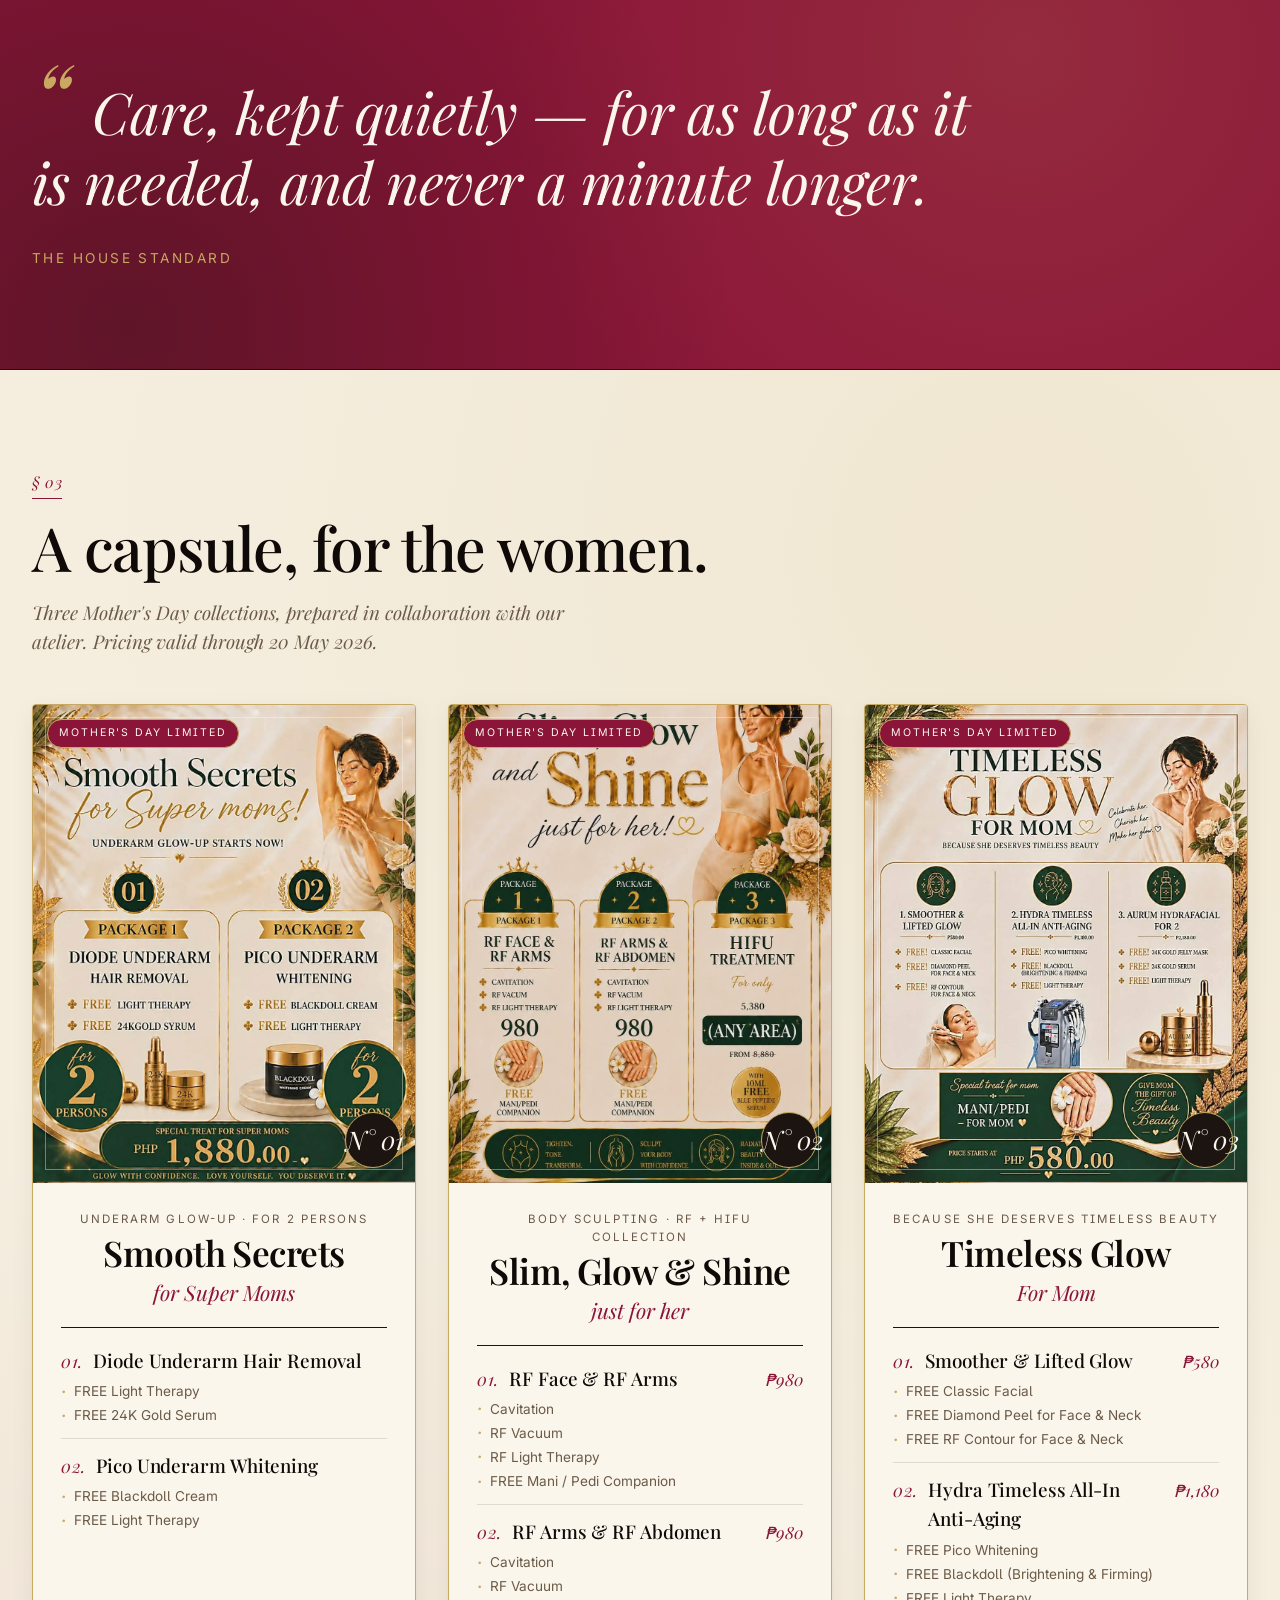
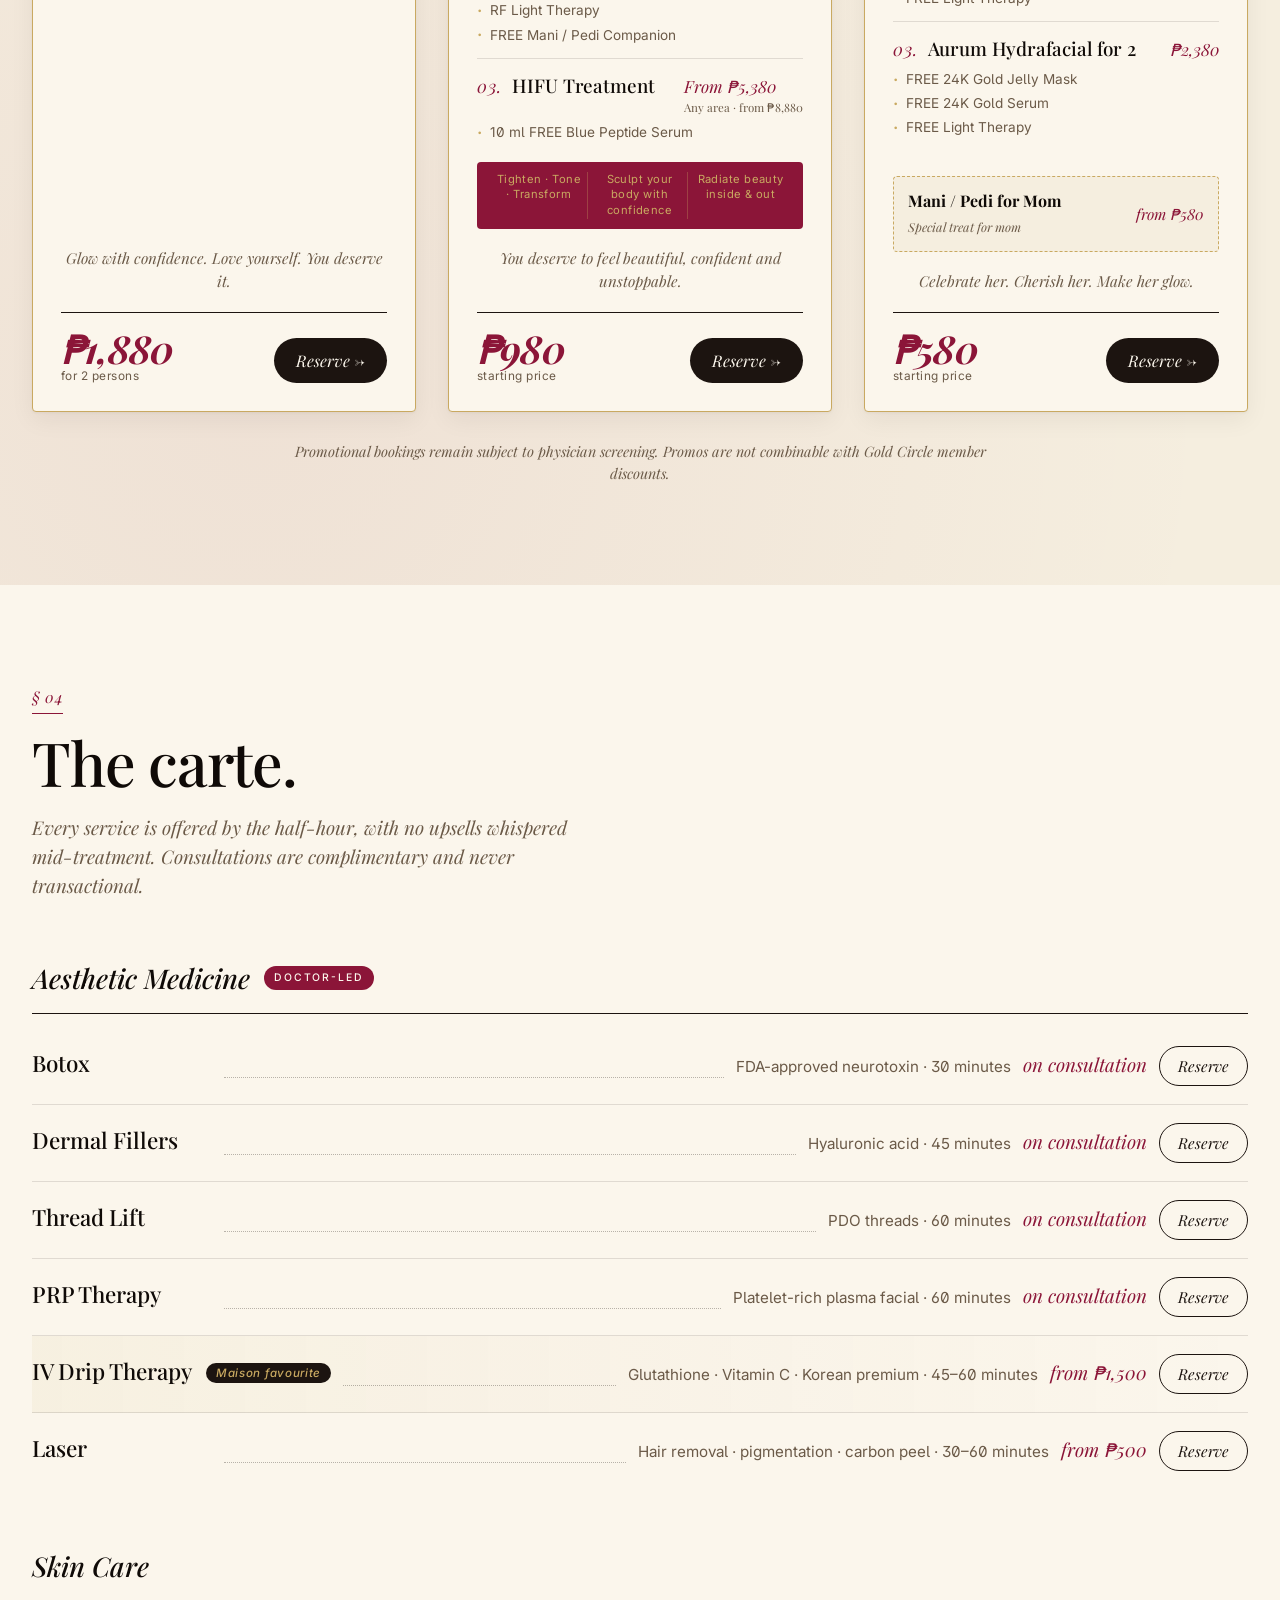
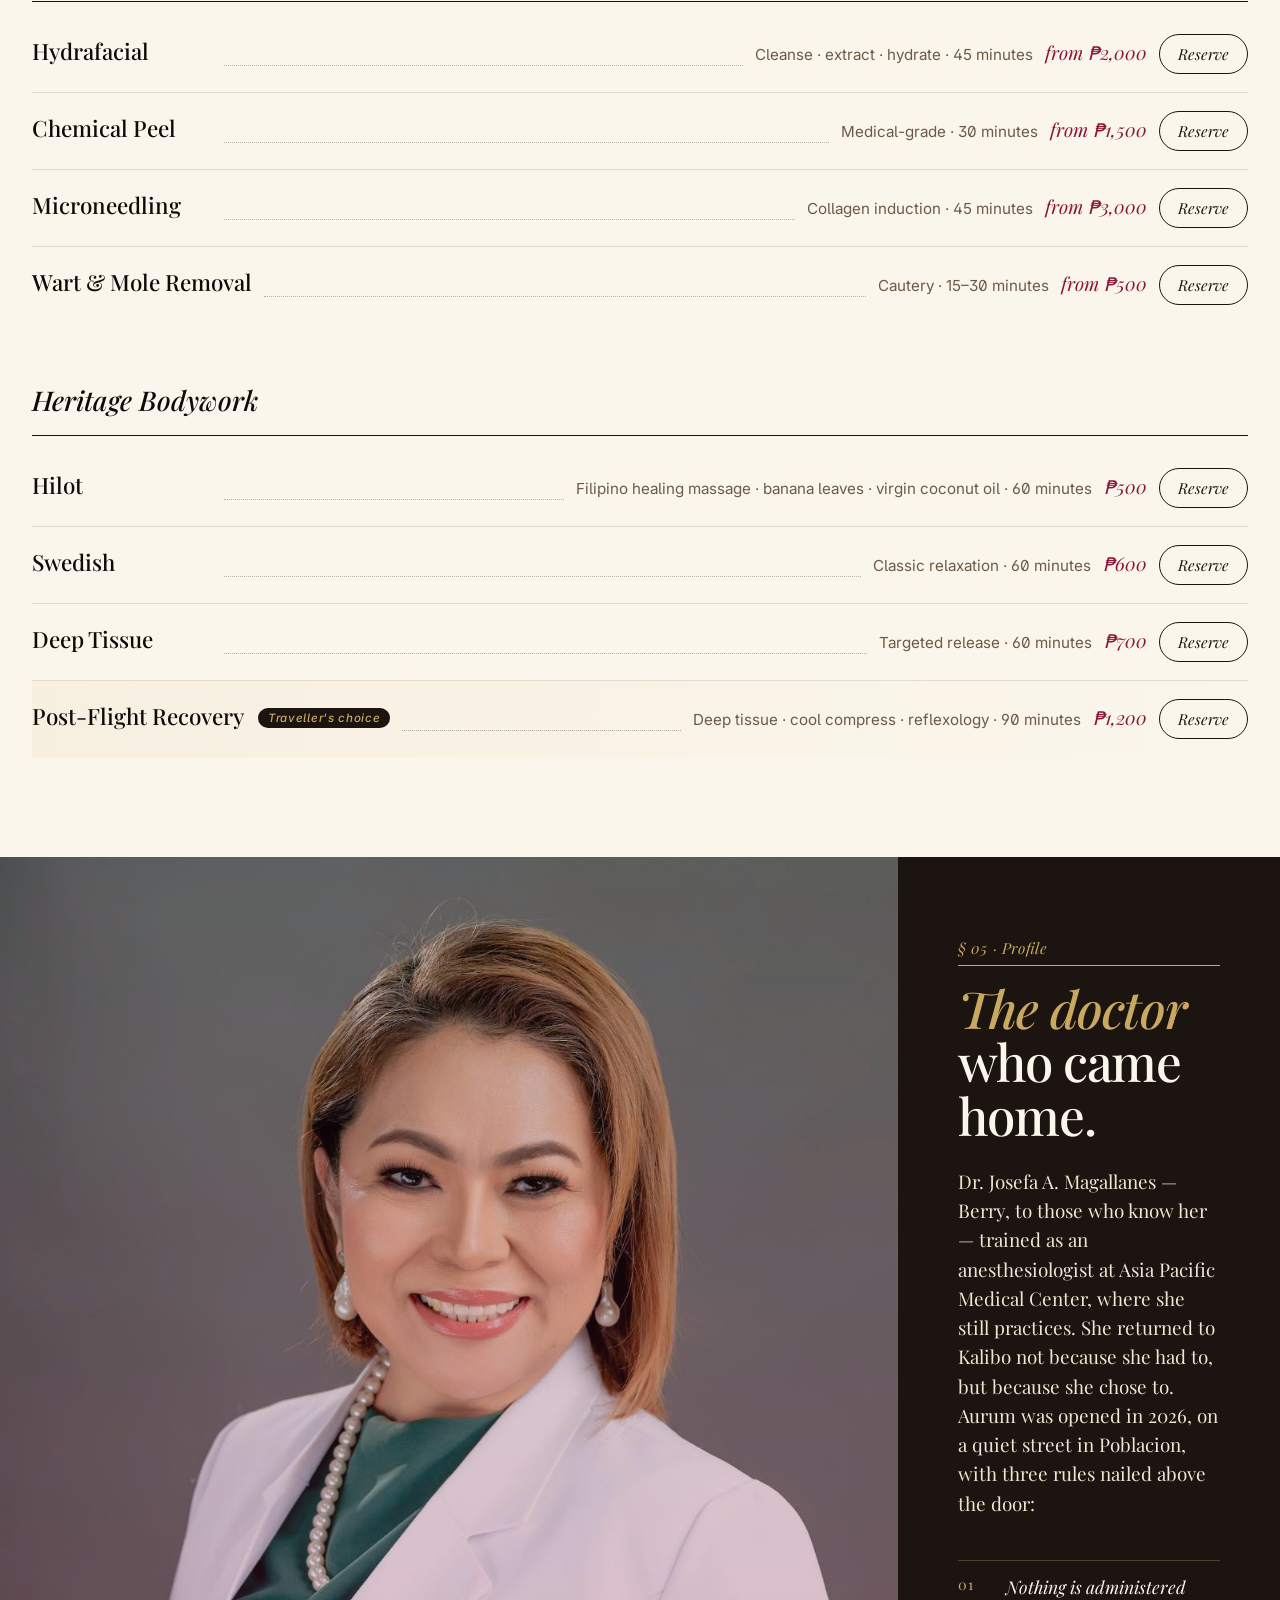
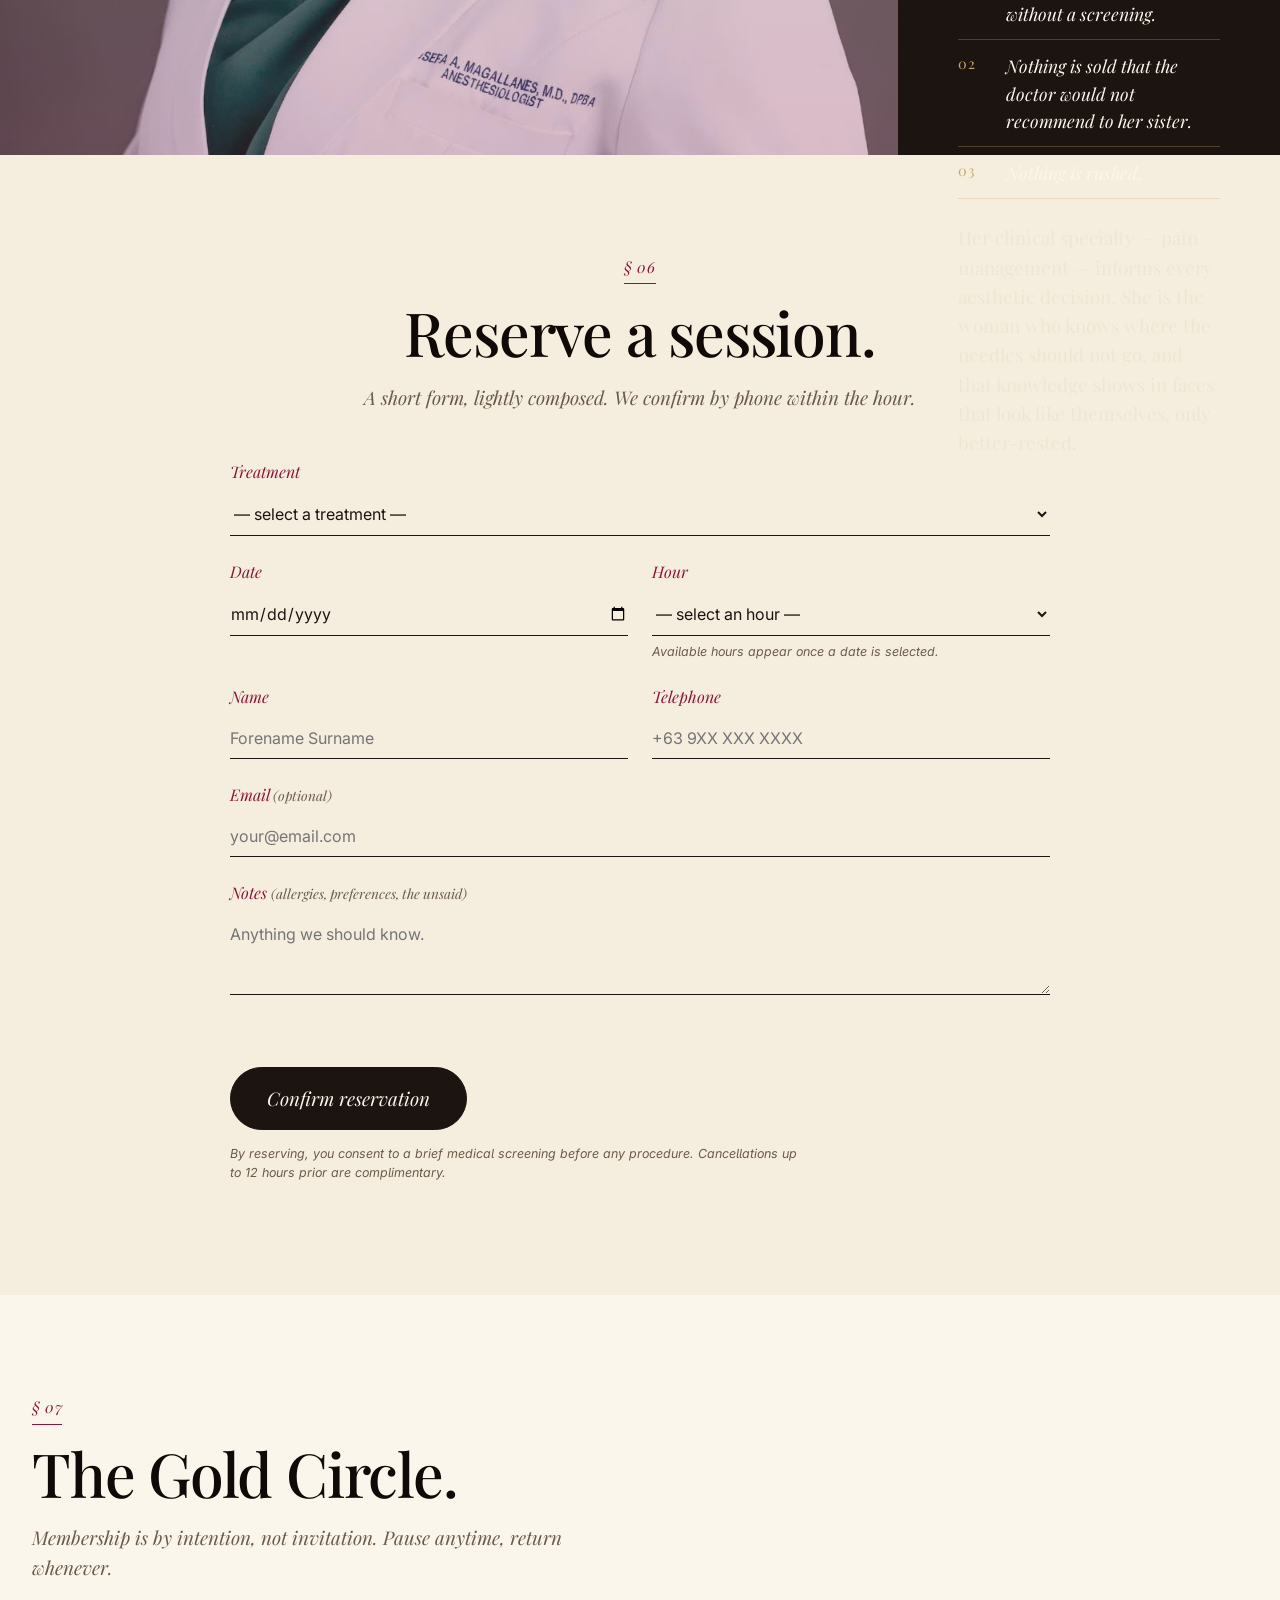
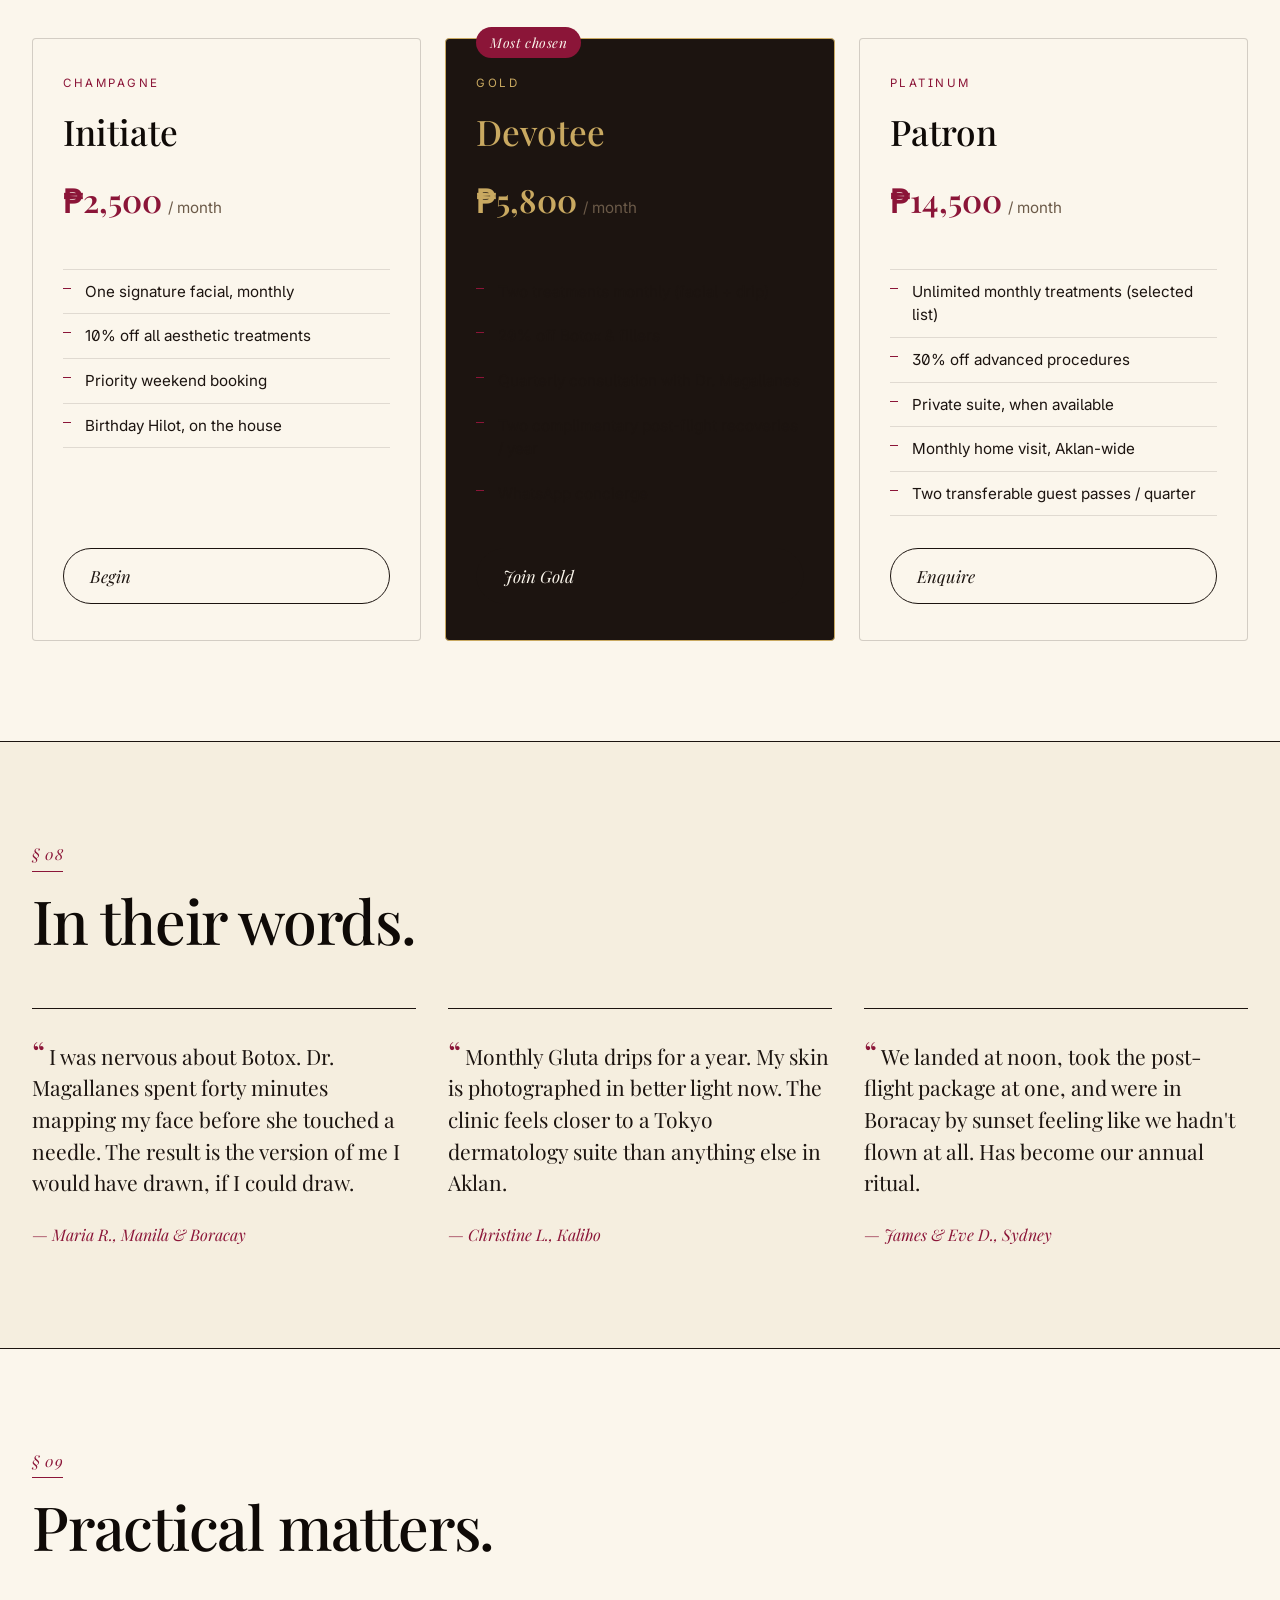
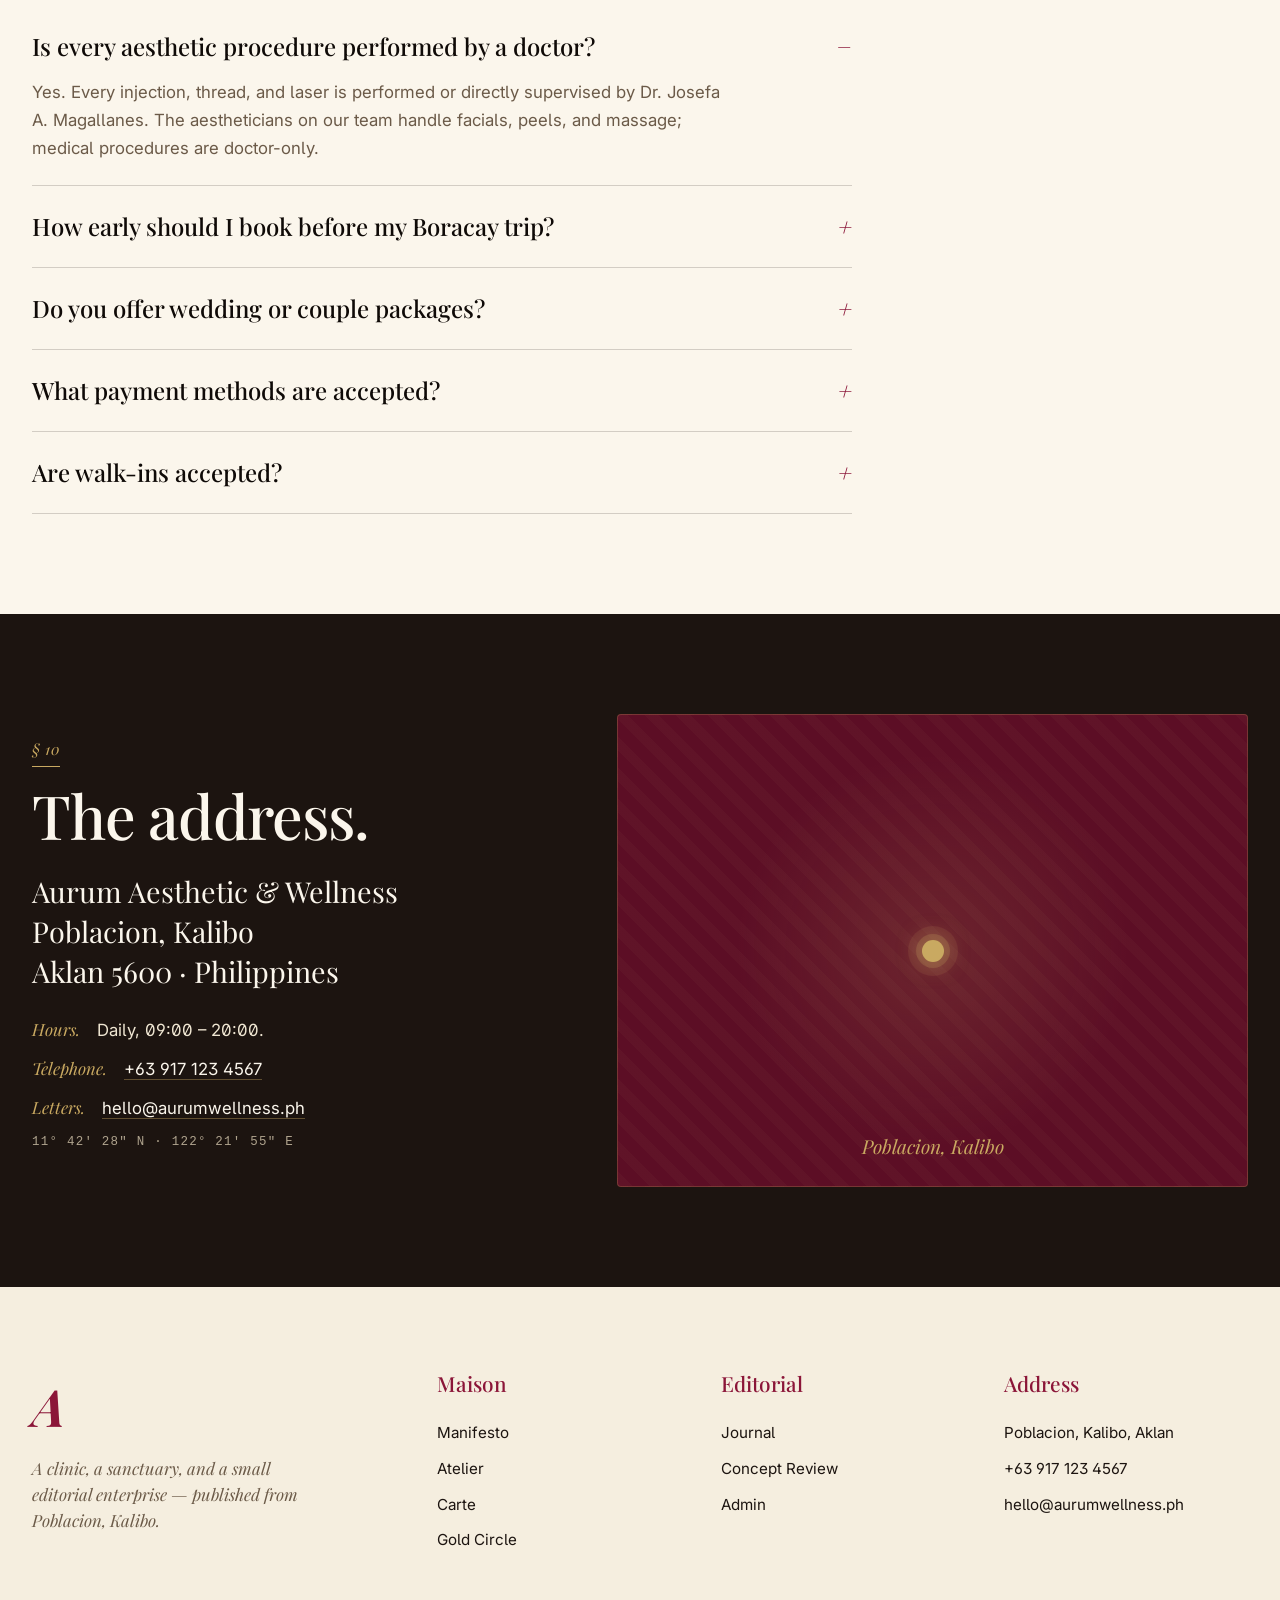
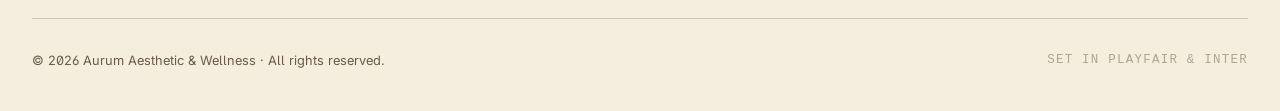
<file: iteration-2/index.html>
<!DOCTYPE html>
<html lang="en">
<head>
  <meta charset="UTF-8">
  <meta name="viewport" content="width=device-width, initial-scale=1.0">
  <title>Aurum — A Golden Hour, Set Aside | Doctor-Led Aesthetics in Kalibo, Aklan</title>
  <meta name="description" content="An editorial-grade aesthetic clinic in the heart of Aklan. Doctor-led Botox, dermal fillers, IV drip therapy, and traditional Hilot — composed with the precision of medicine and the patience of ritual.">
  <meta name="keywords" content="aesthetic clinic Aklan, Botox Kalibo, dermal fillers Boracay, IV drip Aklan, doctor-led clinic Philippines, luxury aesthetics Aklan, Hilot massage Kalibo, Dr. Josefa Magallanes">
  <meta name="robots" content="index, follow, max-image-preview:large">
  <meta name="theme-color" content="#8B1538">
  <link rel="canonical" href="https://aurumwellness.ph/iteration-2/">

  <meta property="og:type" content="website">
  <meta property="og:title" content="Aurum — A Golden Hour, Set Aside">
  <meta property="og:description" content="An editorial-grade aesthetic clinic in Kalibo, Aklan. Doctor-led care, composed with the precision of medicine and the patience of ritual.">
  <meta property="og:image" content="https://aurumwellness.ph/594860053_122094583089159395_8352053032821069602_n.jpg">
  <meta property="og:url" content="https://aurumwellness.ph/iteration-2/">
  <meta property="og:site_name" content="Aurum Aesthetic & Wellness">
  <meta name="twitter:card" content="summary_large_image">
  <meta name="twitter:title" content="Aurum — A Golden Hour, Set Aside">
  <meta name="twitter:description" content="Doctor-led aesthetics, composed like a love letter. Kalibo, Aklan.">

  <link rel="preconnect" href="https://fonts.googleapis.com">
  <link rel="preconnect" href="https://fonts.gstatic.com" crossorigin>
  <link href="https://fonts.googleapis.com/css2?family=Playfair+Display:ital,wght@0,400;0,500;0,600;0,700;0,800;0,900;1,400;1,500;1,600&family=Inter:wght@300;400;500;600&display=swap" rel="stylesheet">
  <link rel="stylesheet" href="styles.css">

  <script type="application/ld+json">
  {
    "@context": "https://schema.org",
    "@graph": [
      {
        "@type": "MedicalBusiness",
        "@id": "https://aurumwellness.ph/iteration-2/#business",
        "name": "Aurum Aesthetic & Wellness",
        "description": "Editorial-grade aesthetic clinic and wellness sanctuary in Poblacion, Kalibo, Aklan. Doctor-led Botox, fillers, IV drip therapy, and traditional Filipino Hilot.",
        "url": "https://aurumwellness.ph/",
        "logo": "https://aurumwellness.ph/594860053_122094583089159395_8352053032821069602_n.jpg",
        "image": "https://aurumwellness.ph/594860053_122094583089159395_8352053032821069602_n.jpg",
        "priceRange": "₱₱-₱₱₱",
        "telephone": "+63-917-123-4567",
        "email": "hello@aurumwellness.ph",
        "address": {"@type":"PostalAddress","streetAddress":"Poblacion","addressLocality":"Kalibo","addressRegion":"Aklan","postalCode":"5600","addressCountry":"PH"},
        "geo": {"@type":"GeoCoordinates","latitude":"11.7080","longitude":"122.3654"},
        "openingHoursSpecification": [{"@type":"OpeningHoursSpecification","dayOfWeek":["Monday","Tuesday","Wednesday","Thursday","Friday","Saturday","Sunday"],"opens":"09:00","closes":"20:00"}],
        "aggregateRating": {"@type":"AggregateRating","ratingValue":"4.9","reviewCount":"127","bestRating":"5"},
        "founder": { "@type":"Physician", "name":"Dr. Josefa A. Magallanes", "honorificSuffix":"M.D., DPBA" }
      },
      {
        "@type":"FAQPage",
        "mainEntity":[
          {"@type":"Question","name":"Is every aesthetic procedure performed by a doctor?","acceptedAnswer":{"@type":"Answer","text":"Yes. Every injection, thread, and laser is performed or directly supervised by Dr. Josefa A. Magallanes, M.D., DPBA — a board-certified Anesthesiologist. The aestheticians on our team handle facials, peels, and massage; medical procedures are doctor-only."}},
          {"@type":"Question","name":"How early should I book before my Boracay trip?","acceptedAnswer":{"@type":"Answer","text":"For facials and IV drips, same-day booking is usually fine. For Botox and fillers, we recommend at least 7 days before travel so any minor swelling or bruising has fully settled."}},
          {"@type":"Question","name":"Do you offer packages for couples or wedding parties?","acceptedAnswer":{"@type":"Answer","text":"Yes. Bridal trial packages start three months before the wedding date and include glow-up facials, IV drip cycles, and an optional pre-wedding Botox consultation. Speak to our concierge to plan a custom programme."}}
        ]
      }
    ]
  }
  </script>
</head>
<body class="ed-body">

  <!-- Header -->
  <header class="ed-header" id="edHeader">
    <div class="ed-header-inner">
      <a href="#top" class="ed-logo">
        <span class="ed-logo-mono">A</span>
        <span class="ed-logo-name">Aurum</span>
        <span class="ed-logo-sub">Est. Aklan</span>
      </a>
      <nav class="ed-nav" aria-label="Primary">
        <a href="#manifesto">Manifesto</a>
        <a href="#promos" class="ed-nav-feature">Specials</a>
        <a href="#carte">Carte</a>
        <a href="#circle">Gold Circle</a>
        <a href="../journal/">Journal</a>
        <a href="#contact">Visit</a>
      </nav>
      <a href="#book" class="ed-cta">Reserve</a>
      <button class="ed-burger" id="edBurger" aria-label="Open menu" aria-expanded="false">
        <span></span><span></span>
      </button>
    </div>
  </header>

  <!-- Hero / Cover -->
  <section class="ed-cover" id="top">
    <div class="ed-cover-grid">
      <div class="ed-cover-left">
        <p class="ed-issue">Volume IX · The Aklan Issue</p>
        <h1 class="ed-cover-h1">
          <span class="ed-line">A golden hour,</span>
          <span class="ed-line ed-line--italic">set aside.</span>
        </h1>
        <p class="ed-cover-deck">
          A clinic conceived as a love letter — to the women who built Aklan, to the travellers who pass through it, and to the quiet conviction that medicine and ritual belong on the same table.
        </p>
        <div class="ed-cover-meta">
          <span><em>Words by</em> The Editors</span>
          <span><em>Photographs</em> The Aurum Atelier</span>
          <span><em>Featuring</em> Dr. Josefa Magallanes</span>
        </div>
        <div class="ed-cover-cta">
          <a href="#book" class="ed-btn ed-btn--filled">Reserve a session</a>
          <a href="#carte" class="ed-btn ed-btn--ghost">Read the carte</a>
        </div>
      </div>
      <div class="ed-cover-right">
        <figure class="ed-cover-figure">
          <div class="ed-cover-img" role="img" aria-label="Editorial portrait — golden hour"></div>
          <figcaption>
            <span class="ed-cover-mono">N°&nbsp;01</span>
            <span>Poblacion, Kalibo · 11° 42′ 28″ N</span>
          </figcaption>
        </figure>
        <div class="ed-cover-stat">
          <span class="ed-cover-stat-num">4.9</span>
          <span class="ed-cover-stat-lbl">average from <strong>127</strong> reviews</span>
        </div>
      </div>
    </div>
    <div class="ed-marquee" aria-hidden="true">
      <div class="ed-marquee-track">
        <span>Botox · Dermal Fillers · IV Drip · Hilot · Hydrafacial · Thread Lift · PRP · Microneedling · Chemical Peel · Laser ·</span>
        <span>Botox · Dermal Fillers · IV Drip · Hilot · Hydrafacial · Thread Lift · PRP · Microneedling · Chemical Peel · Laser ·</span>
      </div>
    </div>
  </section>

  <!-- Manifesto -->
  <section class="ed-manifesto" id="manifesto">
    <div class="ed-container">
      <div class="ed-section-head">
        <span class="ed-section-no">§ 01</span>
        <h2 class="ed-section-title">A note from the founder.</h2>
      </div>
      <article class="ed-manifesto-body">
        <p class="ed-dropcap"><span class="ed-dc">A</span>klan raised me. The women here — my mother first among them — never spoke of beauty as vanity. It was care, kept quietly. A drop of coconut oil. A mother's hand on a tense shoulder. The discipline of going to bed on time. When I returned home with a medical degree and a board certification in anesthesiology, I wanted to honour that lineage with the precision my training demanded. Aurum is the result.</p>
        <p>Every injection here begins with a conversation. Every drip with a screening. Every facial in a room that smells faintly of lemongrass and clean cotton. We open at nine because <em>that</em> is when the light is best, and we close at eight because nobody should be receiving Botox at midnight.</p>
        <p>If we suit you, you will know within the first hour. If we do not, our concierge will gladly recommend three other places — including one in Iloilo and one in Manila. Beauty is not a transaction. It is a relationship.</p>
        <p class="ed-sign">— Dr. Josefa A. Magallanes, M.D., DPBA</p>
      </article>
    </div>
  </section>

  <!-- Atelier -->
  <section class="ed-atelier" id="atelier">
    <div class="ed-container">
      <div class="ed-section-head">
        <span class="ed-section-no">§ 02</span>
        <h2 class="ed-section-title">The atelier, in three acts.</h2>
      </div>
      <div class="ed-atelier-grid">
        <article class="ed-atelier-card ed-atelier-card--lg">
          <div class="ed-atelier-img ed-atelier-img--1" aria-hidden="true"></div>
          <div class="ed-atelier-body">
            <span class="ed-atelier-roman">I.</span>
            <h3>Medicine</h3>
            <p>Botox, fillers, threads, PRP, IV drips, laser. Doctor-led, FDA-approved, performed in a clinical-grade suite with the discretion of a private member's club.</p>
            <a href="#carte" class="ed-link">See the carte →</a>
          </div>
        </article>
        <article class="ed-atelier-card">
          <div class="ed-atelier-img ed-atelier-img--2" aria-hidden="true"></div>
          <div class="ed-atelier-body">
            <span class="ed-atelier-roman">II.</span>
            <h3>Skin</h3>
            <p>Hydrafacial, chemical peels, microneedling, carbon laser. Calibrated to Filipina skin and the specific cruelty of tropical sun.</p>
            <a href="#carte" class="ed-link">See the carte →</a>
          </div>
        </article>
        <article class="ed-atelier-card">
          <div class="ed-atelier-img ed-atelier-img--3" aria-hidden="true"></div>
          <div class="ed-atelier-body">
            <span class="ed-atelier-roman">III.</span>
            <h3>Ritual</h3>
            <p>Hilot, Swedish, deep tissue, post-flight recovery. Heritage practices, modern hands, banana leaves still warm from the morning.</p>
            <a href="#carte" class="ed-link">See the carte →</a>
          </div>
        </article>
      </div>
    </div>
  </section>

  <!-- Pull quote -->
  <section class="ed-pullquote">
    <div class="ed-container">
      <blockquote>
        <span class="ed-pullquote-mark">&ldquo;</span>
        Care, kept quietly — for as long as it is needed, and never a minute longer.
      </blockquote>
      <cite>The House Standard</cite>
    </div>
  </section>

  <!-- Mother's Day Specials -->
  <section class="ed-promos" id="promos">
    <div class="ed-container">
      <div class="ed-section-head">
        <span class="ed-section-no">§ 03</span>
        <h2 class="ed-section-title">A capsule, for the women.</h2>
        <p class="ed-section-deck">Three Mother's Day collections, prepared in collaboration with our atelier. Pricing valid through <em>20 May 2026</em>.</p>
      </div>
      <div class="ed-promos-grid" id="edPromosMount"></div>
      <p class="ed-promos-fineprint">Promotional bookings remain subject to physician screening. Promos are not combinable with Gold Circle member discounts.</p>
    </div>
  </section>

  <!-- Carte (Services) -->
  <section class="ed-carte" id="carte">
    <div class="ed-container">
      <div class="ed-section-head">
        <span class="ed-section-no">§ 04</span>
        <h2 class="ed-section-title">The carte.</h2>
        <p class="ed-section-deck">Every service is offered <em>by the half-hour</em>, with no upsells whispered mid-treatment. Consultations are complimentary and never transactional.</p>
      </div>

      <div class="ed-carte-cat">
        <h3>Aesthetic Medicine <span class="ed-flag">Doctor-led</span></h3>
      </div>
      <ul class="ed-carte-list">
        <li class="ed-carte-row" data-service="botox">
          <span class="ed-carte-name">Botox</span>
          <span class="ed-carte-leader"></span>
          <span class="ed-carte-desc">FDA-approved neurotoxin · 30 minutes</span>
          <span class="ed-carte-price">on consultation</span>
          <button class="ed-carte-book" data-book="botox">Reserve</button>
        </li>
        <li class="ed-carte-row" data-service="fillers">
          <span class="ed-carte-name">Dermal Fillers</span>
          <span class="ed-carte-leader"></span>
          <span class="ed-carte-desc">Hyaluronic acid · 45 minutes</span>
          <span class="ed-carte-price">on consultation</span>
          <button class="ed-carte-book" data-book="fillers">Reserve</button>
        </li>
        <li class="ed-carte-row" data-service="thread-lift">
          <span class="ed-carte-name">Thread Lift</span>
          <span class="ed-carte-leader"></span>
          <span class="ed-carte-desc">PDO threads · 60 minutes</span>
          <span class="ed-carte-price">on consultation</span>
          <button class="ed-carte-book" data-book="thread-lift">Reserve</button>
        </li>
        <li class="ed-carte-row" data-service="prp">
          <span class="ed-carte-name">PRP Therapy</span>
          <span class="ed-carte-leader"></span>
          <span class="ed-carte-desc">Platelet-rich plasma facial · 60 minutes</span>
          <span class="ed-carte-price">on consultation</span>
          <button class="ed-carte-book" data-book="prp">Reserve</button>
        </li>
        <li class="ed-carte-row ed-carte-row--feat" data-service="gluta-drip">
          <span class="ed-carte-name">IV Drip Therapy <em class="ed-tag">Maison favourite</em></span>
          <span class="ed-carte-leader"></span>
          <span class="ed-carte-desc">Glutathione · Vitamin C · Korean premium · 45–60 minutes</span>
          <span class="ed-carte-price">from ₱1,500</span>
          <button class="ed-carte-book" data-book="gluta-drip">Reserve</button>
        </li>
        <li class="ed-carte-row" data-service="laser">
          <span class="ed-carte-name">Laser</span>
          <span class="ed-carte-leader"></span>
          <span class="ed-carte-desc">Hair removal · pigmentation · carbon peel · 30–60 minutes</span>
          <span class="ed-carte-price">from ₱500</span>
          <button class="ed-carte-book" data-book="laser">Reserve</button>
        </li>
      </ul>

      <div class="ed-carte-cat">
        <h3>Skin Care</h3>
      </div>
      <ul class="ed-carte-list">
        <li class="ed-carte-row" data-service="hydrafacial">
          <span class="ed-carte-name">Hydrafacial</span>
          <span class="ed-carte-leader"></span>
          <span class="ed-carte-desc">Cleanse · extract · hydrate · 45 minutes</span>
          <span class="ed-carte-price">from ₱2,000</span>
          <button class="ed-carte-book" data-book="hydrafacial">Reserve</button>
        </li>
        <li class="ed-carte-row" data-service="chemical-peel">
          <span class="ed-carte-name">Chemical Peel</span>
          <span class="ed-carte-leader"></span>
          <span class="ed-carte-desc">Medical-grade · 30 minutes</span>
          <span class="ed-carte-price">from ₱1,500</span>
          <button class="ed-carte-book" data-book="chemical-peel">Reserve</button>
        </li>
        <li class="ed-carte-row" data-service="microneedling">
          <span class="ed-carte-name">Microneedling</span>
          <span class="ed-carte-leader"></span>
          <span class="ed-carte-desc">Collagen induction · 45 minutes</span>
          <span class="ed-carte-price">from ₱3,000</span>
          <button class="ed-carte-book" data-book="microneedling">Reserve</button>
        </li>
        <li class="ed-carte-row" data-service="wart-removal">
          <span class="ed-carte-name">Wart & Mole Removal</span>
          <span class="ed-carte-leader"></span>
          <span class="ed-carte-desc">Cautery · 15–30 minutes</span>
          <span class="ed-carte-price">from ₱500</span>
          <button class="ed-carte-book" data-book="wart-removal">Reserve</button>
        </li>
      </ul>

      <div class="ed-carte-cat">
        <h3>Heritage Bodywork</h3>
      </div>
      <ul class="ed-carte-list">
        <li class="ed-carte-row" data-service="hilot">
          <span class="ed-carte-name">Hilot</span>
          <span class="ed-carte-leader"></span>
          <span class="ed-carte-desc">Filipino healing massage · banana leaves · virgin coconut oil · 60 minutes</span>
          <span class="ed-carte-price">₱500</span>
          <button class="ed-carte-book" data-book="hilot">Reserve</button>
        </li>
        <li class="ed-carte-row" data-service="swedish">
          <span class="ed-carte-name">Swedish</span>
          <span class="ed-carte-leader"></span>
          <span class="ed-carte-desc">Classic relaxation · 60 minutes</span>
          <span class="ed-carte-price">₱600</span>
          <button class="ed-carte-book" data-book="swedish">Reserve</button>
        </li>
        <li class="ed-carte-row" data-service="deep-tissue">
          <span class="ed-carte-name">Deep Tissue</span>
          <span class="ed-carte-leader"></span>
          <span class="ed-carte-desc">Targeted release · 60 minutes</span>
          <span class="ed-carte-price">₱700</span>
          <button class="ed-carte-book" data-book="deep-tissue">Reserve</button>
        </li>
        <li class="ed-carte-row ed-carte-row--feat" data-service="post-flight">
          <span class="ed-carte-name">Post-Flight Recovery <em class="ed-tag">Traveller's choice</em></span>
          <span class="ed-carte-leader"></span>
          <span class="ed-carte-desc">Deep tissue · cool compress · reflexology · 90 minutes</span>
          <span class="ed-carte-price">₱1,200</span>
          <button class="ed-carte-book" data-book="post-flight">Reserve</button>
        </li>
      </ul>
    </div>
  </section>

  <!-- Editorial Spread / Founder feature -->
  <section class="ed-feature">
    <div class="ed-feature-grid">
      <div class="ed-feature-img" aria-hidden="true"></div>
      <div class="ed-feature-text">
        <span class="ed-section-no">§ 05 · Profile</span>
        <h2 class="ed-feature-title"><em>The doctor</em> who came home.</h2>
        <p>Dr. Josefa A. Magallanes — Berry, to those who know her — trained as an anesthesiologist at Asia Pacific Medical Center, where she still practices. She returned to Kalibo not because she had to, but because she chose to. Aurum was opened in 2026, on a quiet street in Poblacion, with three rules nailed above the door:</p>
        <ol class="ed-feature-list">
          <li>Nothing is administered without a screening.</li>
          <li>Nothing is sold that the doctor would not recommend to her sister.</li>
          <li>Nothing is rushed.</li>
        </ol>
        <p>Her clinical specialty — pain management — informs every aesthetic decision. She is the woman who knows where the needles should not go, and that knowledge shows in faces that look like themselves, only better-rested.</p>
      </div>
    </div>
  </section>

  <!-- Booking -->
  <section class="ed-book" id="book">
    <div class="ed-container">
      <div class="ed-section-head ed-section-head--center">
        <span class="ed-section-no">§ 06</span>
        <h2 class="ed-section-title">Reserve a session.</h2>
        <p class="ed-section-deck">A short form, lightly composed. We confirm by phone within the hour.</p>
      </div>
      <form class="ed-form" id="edBookingForm" novalidate>
        <div class="ed-form-grid">
          <div class="ed-field ed-field--full">
            <label>Treatment</label>
            <select id="edService" required>
              <option value="">— select a treatment —</option>
              <optgroup label="♡ Mother's Day Specials">
                <option value="promo-super-moms">Smooth Secrets — for 2 · ₱1,880</option>
                <option value="promo-slim-glow">Slim, Glow &amp; Shine · From ₱980</option>
                <option value="promo-timeless-glow">Timeless Glow For Mom · From ₱580</option>
              </optgroup>
              <optgroup label="Aesthetic Medicine">
                <option value="botox">Botox</option>
                <option value="fillers">Dermal Fillers</option>
                <option value="thread-lift">Thread Lift</option>
                <option value="hifu">HIFU Treatment</option>
                <option value="rf-treatment">RF Treatment</option>
                <option value="cavitation">Cavitation</option>
                <option value="prp">PRP Therapy</option>
                <option value="gluta-drip">IV Drip Therapy</option>
              </optgroup>
              <optgroup label="Laser">
                <option value="diode-laser">Diode Laser Hair Removal</option>
                <option value="pico-laser">Pico Laser Whitening</option>
                <option value="carbon-peel">Carbon Laser Peel (Blackdoll)</option>
                <option value="laser">Other Laser</option>
              </optgroup>
              <optgroup label="Skin Care">
                <option value="aurum-hydra">Aurum Signature Hydrafacial · 24K Gold</option>
                <option value="hydrafacial">Hydrafacial</option>
                <option value="diamond-peel">Diamond Peel</option>
                <option value="chemical-peel">Chemical Peel</option>
                <option value="microneedling">Microneedling</option>
                <option value="wart-removal">Wart &amp; Mole Removal</option>
              </optgroup>
              <optgroup label="Heritage Bodywork">
                <option value="hilot">Hilot</option>
                <option value="swedish">Swedish</option>
                <option value="deep-tissue">Deep Tissue</option>
                <option value="post-flight">Post-Flight Recovery</option>
                <option value="mani-pedi">Mani / Pedi</option>
              </optgroup>
            </select>
          </div>
          <div class="ed-field">
            <label>Date</label>
            <input type="date" id="edDate" required>
          </div>
          <div class="ed-field">
            <label>Hour</label>
            <select id="edTime" required>
              <option value="">— select an hour —</option>
            </select>
            <small class="ed-help" id="edTimeHelp">Available hours appear once a date is selected.</small>
          </div>
          <div class="ed-field">
            <label>Name</label>
            <input type="text" id="edName" placeholder="Forename Surname" required>
          </div>
          <div class="ed-field">
            <label>Telephone</label>
            <input type="tel" id="edPhone" placeholder="+63 9XX XXX XXXX" required>
          </div>
          <div class="ed-field ed-field--full">
            <label>Email <em>(optional)</em></label>
            <input type="email" id="edEmail" placeholder="your@email.com">
          </div>
          <div class="ed-field ed-field--full">
            <label>Notes <em>(allergies, preferences, the unsaid)</em></label>
            <textarea id="edNotes" rows="3" placeholder="Anything we should know."></textarea>
          </div>
        </div>
        <p class="ed-form-error" id="edFormError" role="alert"></p>
        <button type="submit" class="ed-btn ed-btn--filled ed-btn--lg">Confirm reservation</button>
        <p class="ed-form-fine">By reserving, you consent to a brief medical screening before any procedure. Cancellations up to 12 hours prior are complimentary.</p>
      </form>
    </div>
  </section>

  <!-- Gold Circle -->
  <section class="ed-circle" id="circle">
    <div class="ed-container">
      <div class="ed-section-head">
        <span class="ed-section-no">§ 07</span>
        <h2 class="ed-section-title">The Gold Circle.</h2>
        <p class="ed-section-deck">Membership is by intention, not invitation. Pause anytime, return whenever.</p>
      </div>
      <div class="ed-circle-grid">
        <article class="ed-circle-card">
          <header>
            <span class="ed-circle-tier">Champagne</span>
            <h3>Initiate</h3>
            <p class="ed-circle-price"><strong>₱2,500</strong><span>/ month</span></p>
          </header>
          <ul>
            <li>One signature facial, monthly</li>
            <li>10% off all aesthetic treatments</li>
            <li>Priority weekend booking</li>
            <li>Birthday Hilot, on the house</li>
          </ul>
          <a href="#book" class="ed-btn ed-btn--ghost">Begin</a>
        </article>
        <article class="ed-circle-card ed-circle-card--feat">
          <span class="ed-circle-badge">Most chosen</span>
          <header>
            <span class="ed-circle-tier">Gold</span>
            <h3>Devotee</h3>
            <p class="ed-circle-price"><strong>₱5,800</strong><span>/ month</span></p>
          </header>
          <ul>
            <li>Two treatments monthly (facial + drip)</li>
            <li>20% off Botox &amp; fillers</li>
            <li>Quarterly consultation with Dr. Magallanes</li>
            <li>Two complimentary post-flight recoveries / year</li>
            <li>WhatsApp concierge</li>
          </ul>
          <a href="#book" class="ed-btn ed-btn--filled">Join Gold</a>
        </article>
        <article class="ed-circle-card">
          <header>
            <span class="ed-circle-tier">Platinum</span>
            <h3>Patron</h3>
            <p class="ed-circle-price"><strong>₱14,500</strong><span>/ month</span></p>
          </header>
          <ul>
            <li>Unlimited monthly treatments (selected list)</li>
            <li>30% off advanced procedures</li>
            <li>Private suite, when available</li>
            <li>Monthly home visit, Aklan-wide</li>
            <li>Two transferable guest passes / quarter</li>
          </ul>
          <a href="#contact" class="ed-btn ed-btn--ghost">Enquire</a>
        </article>
      </div>
    </div>
  </section>

  <!-- Reviews -->
  <section class="ed-reviews">
    <div class="ed-container">
      <div class="ed-section-head">
        <span class="ed-section-no">§ 08</span>
        <h2 class="ed-section-title">In their words.</h2>
      </div>
      <div class="ed-reviews-grid">
        <figure class="ed-review">
          <blockquote>I was nervous about Botox. Dr. Magallanes spent forty minutes mapping my face before she touched a needle. The result is the version of me I would have drawn, if I could draw.</blockquote>
          <figcaption>— Maria R., Manila &amp; Boracay</figcaption>
        </figure>
        <figure class="ed-review">
          <blockquote>Monthly Gluta drips for a year. My skin is photographed in better light now. The clinic feels closer to a Tokyo dermatology suite than anything else in Aklan.</blockquote>
          <figcaption>— Christine L., Kalibo</figcaption>
        </figure>
        <figure class="ed-review">
          <blockquote>We landed at noon, took the post-flight package at one, and were in Boracay by sunset feeling like we hadn't flown at all. Has become our annual ritual.</blockquote>
          <figcaption>— James &amp; Eve D., Sydney</figcaption>
        </figure>
      </div>
    </div>
  </section>

  <!-- FAQ -->
  <section class="ed-faq">
    <div class="ed-container">
      <div class="ed-section-head">
        <span class="ed-section-no">§ 09</span>
        <h2 class="ed-section-title">Practical matters.</h2>
      </div>
      <div class="ed-faq-list">
        <details open>
          <summary>Is every aesthetic procedure performed by a doctor?</summary>
          <p>Yes. Every injection, thread, and laser is performed or directly supervised by Dr. Josefa A. Magallanes. The aestheticians on our team handle facials, peels, and massage; medical procedures are doctor-only.</p>
        </details>
        <details>
          <summary>How early should I book before my Boracay trip?</summary>
          <p>For facials and IV drips, same-day booking is usually fine. For Botox and fillers we recommend at least seven days — minor swelling and bruising should settle before any photographs are taken.</p>
        </details>
        <details>
          <summary>Do you offer wedding or couple packages?</summary>
          <p>Bridal trial programmes begin three months before the date and may include glow-up facials, IV drip cycles, and an optional pre-wedding Botox consultation. Speak to our concierge to plan a custom carte.</p>
        </details>
        <details>
          <summary>What payment methods are accepted?</summary>
          <p>Cash, GCash, Maya, and major credit/debit cards. Gold Circle members are billed monthly. Package purchases may be split across two visits.</p>
        </details>
        <details>
          <summary>Are walk-ins accepted?</summary>
          <p>Yes, subject to availability. We prefer reservations for doctor-led services, which require a brief consultation slot.</p>
        </details>
      </div>
    </div>
  </section>

  <!-- Visit / Contact -->
  <section class="ed-visit" id="contact">
    <div class="ed-container">
      <div class="ed-visit-grid">
        <div>
          <span class="ed-section-no">§ 10</span>
          <h2 class="ed-section-title">The address.</h2>
          <address class="ed-visit-add">
            Aurum Aesthetic &amp; Wellness<br>
            Poblacion, Kalibo<br>
            Aklan 5600 · Philippines
          </address>
          <p class="ed-visit-line"><em>Hours.</em> Daily, 09:00 – 20:00.</p>
          <p class="ed-visit-line"><em>Telephone.</em> <a href="tel:+639171234567">+63 917 123 4567</a></p>
          <p class="ed-visit-line"><em>Letters.</em> <a href="mailto:hello@aurumwellness.ph">hello@aurumwellness.ph</a></p>
          <p class="ed-visit-line ed-visit-mono">11° 42′ 28″ N · 122° 21′ 55″ E</p>
        </div>
        <div class="ed-visit-map" aria-hidden="true">
          <span class="ed-visit-pin"></span>
          <span class="ed-visit-pin-label">Poblacion, Kalibo</span>
        </div>
      </div>
    </div>
  </section>

  <!-- Footer -->
  <footer class="ed-foot">
    <div class="ed-container">
      <div class="ed-foot-grid">
        <div>
          <span class="ed-logo-mono ed-logo-mono--lg">A</span>
          <p class="ed-foot-blurb">A clinic, a sanctuary, and a small editorial enterprise — published from Poblacion, Kalibo.</p>
        </div>
        <div>
          <h4>Maison</h4>
          <a href="#manifesto">Manifesto</a>
          <a href="#atelier">Atelier</a>
          <a href="#carte">Carte</a>
          <a href="#circle">Gold Circle</a>
        </div>
        <div>
          <h4>Editorial</h4>
          <a href="../journal/">Journal</a>
          <a href="../">Concept Review</a>
          <a href="../admin/">Admin</a>
        </div>
        <div>
          <h4>Address</h4>
          <a href="https://maps.google.com/?q=Poblacion,Kalibo,Aklan,Philippines" target="_blank" rel="noopener">Poblacion, Kalibo, Aklan</a>
          <a href="tel:+639171234567">+63 917 123 4567</a>
          <a href="mailto:hello@aurumwellness.ph">hello@aurumwellness.ph</a>
        </div>
      </div>
      <div class="ed-foot-end">
        <span>© 2026 Aurum Aesthetic &amp; Wellness · All rights reserved.</span>
        <span class="ed-visit-mono">SET IN PLAYFAIR &amp; INTER</span>
      </div>
    </div>
  </footer>

  <!-- Confirmation modal -->
  <div class="ed-modal" id="edModal" aria-hidden="true">
    <div class="ed-modal-overlay"></div>
    <div class="ed-modal-card">
      <span class="ed-modal-eyebrow">Reservation confirmed</span>
      <h3 class="ed-section-title">Thank you.</h3>
      <p>We have your reservation. A short note will follow by phone shortly. In the meantime — drink water, get sleep, and we will see you soon.</p>
      <div class="ed-modal-details" id="edModalDetails"></div>
      <button class="ed-btn ed-btn--filled" id="edModalClose">Close</button>
    </div>
  </div>

  <script src="../shared/booking-store.js"></script>
  <script src="script.js"></script>
</body>
</html>
</file>
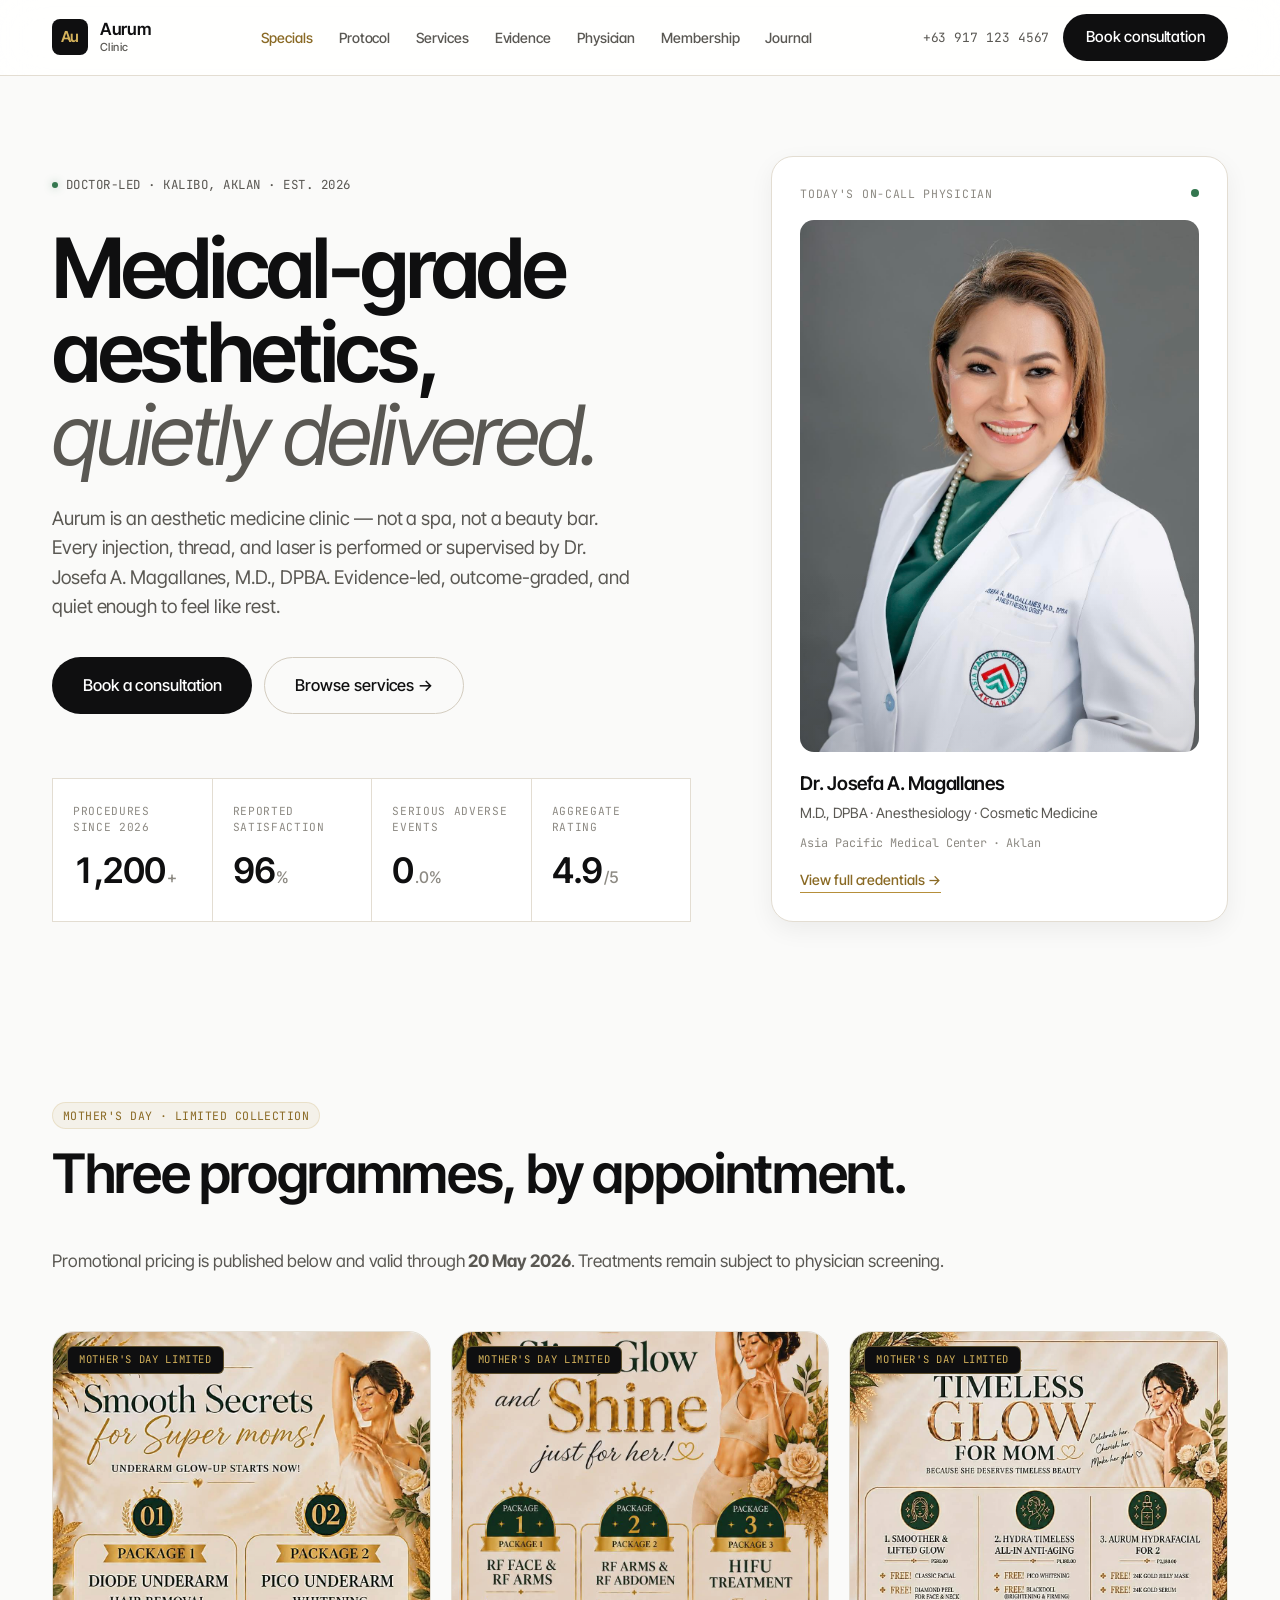
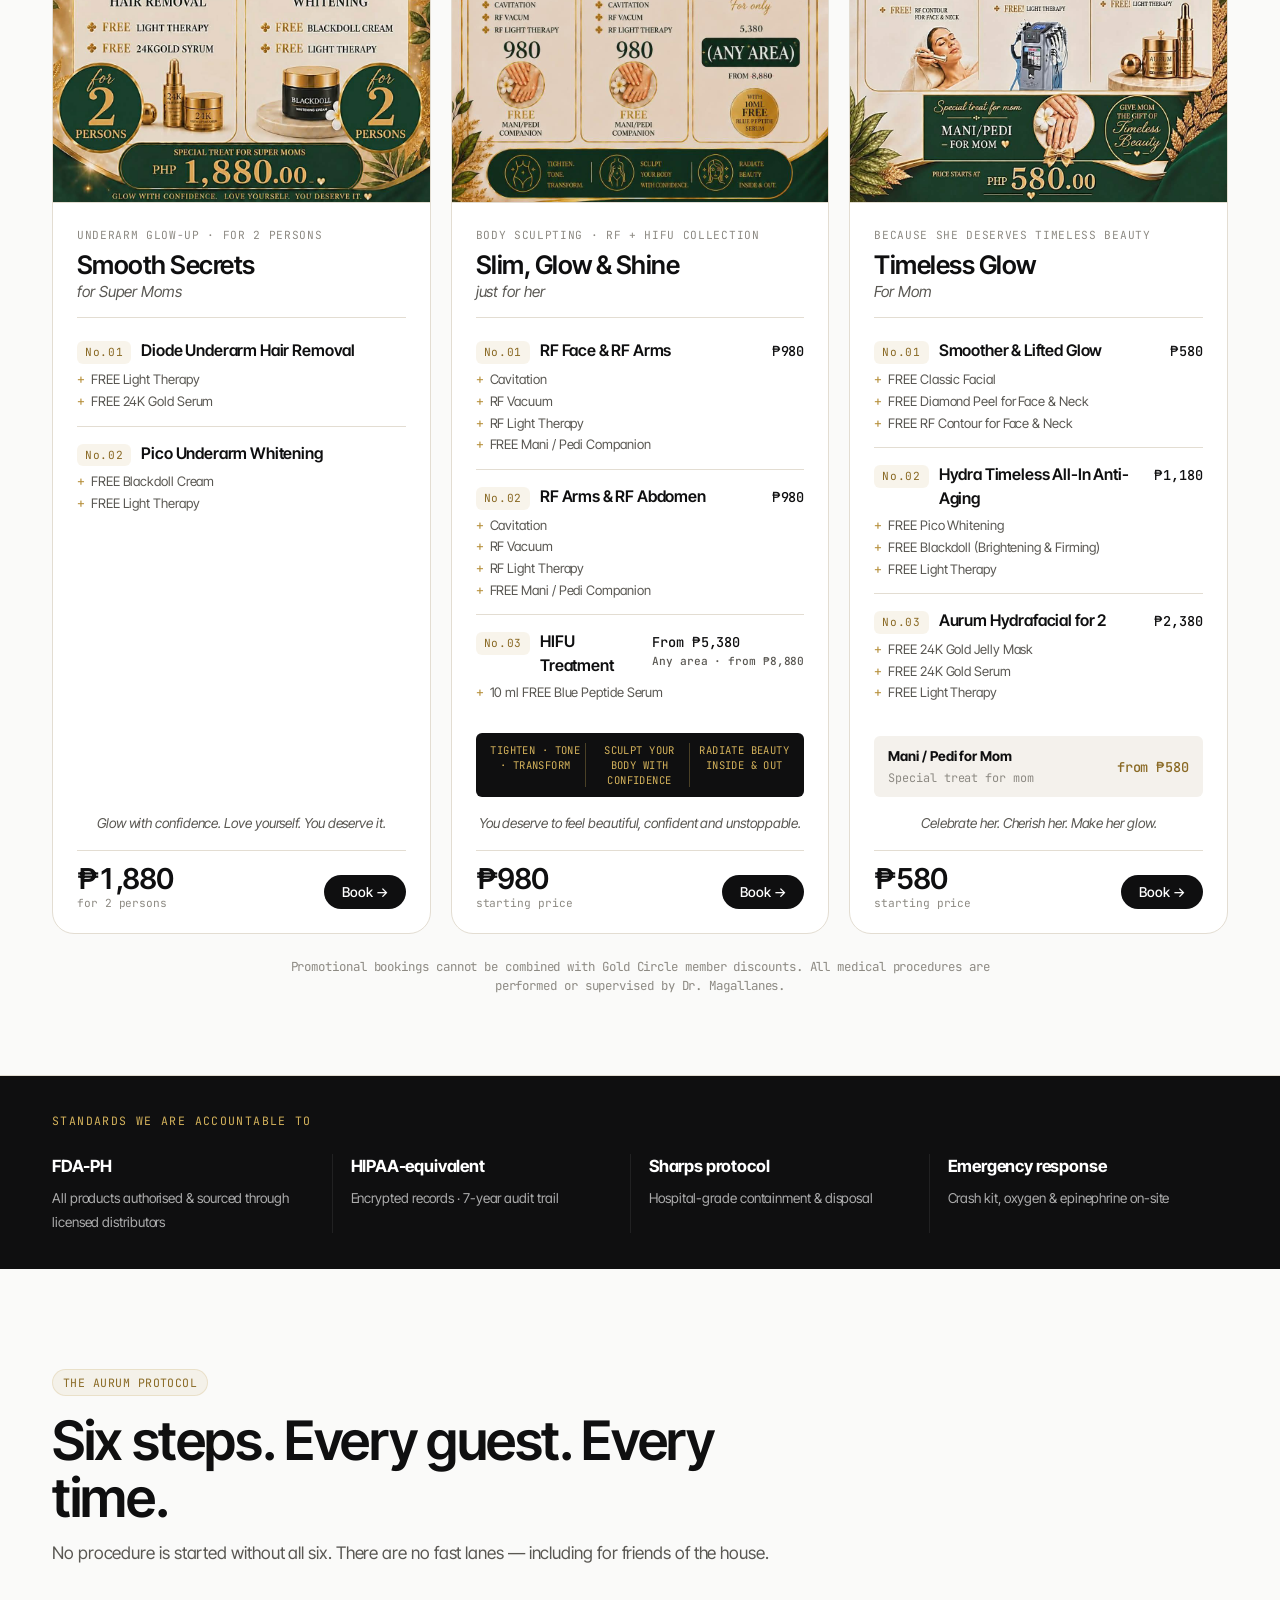
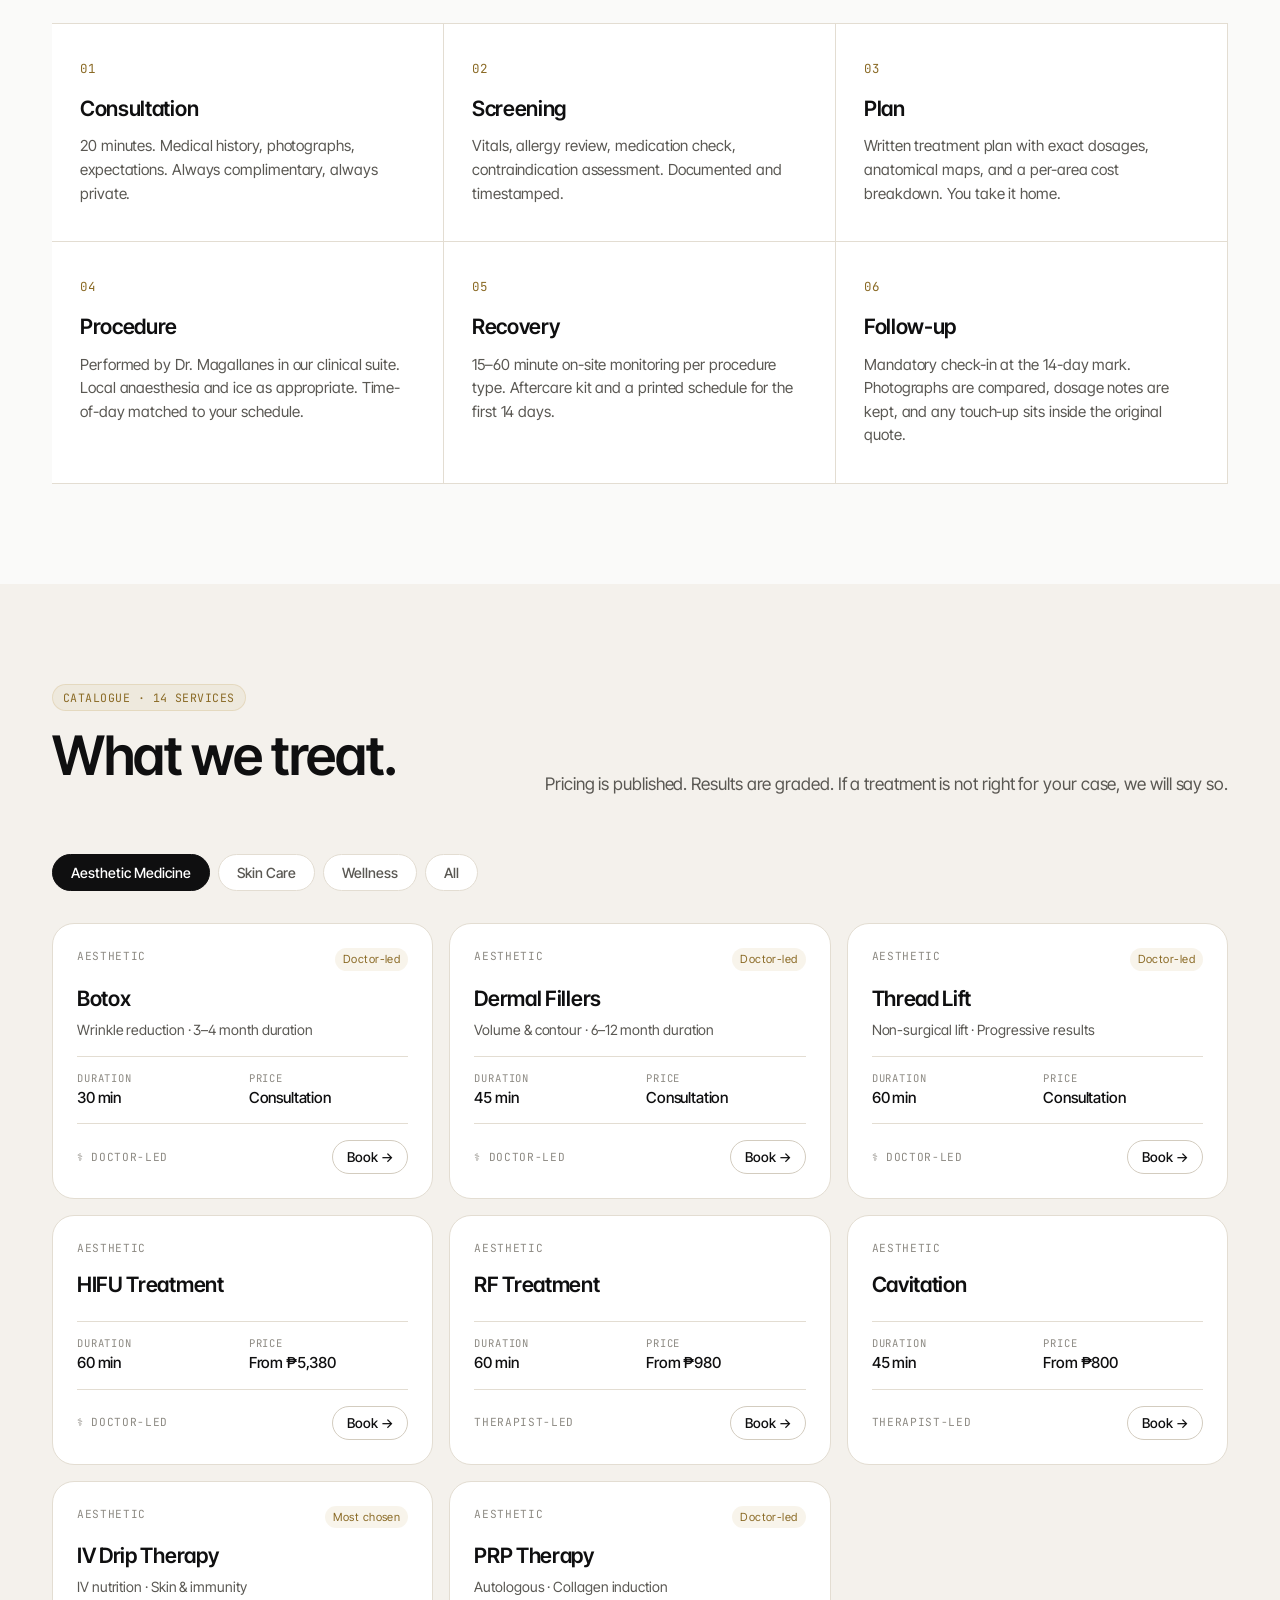
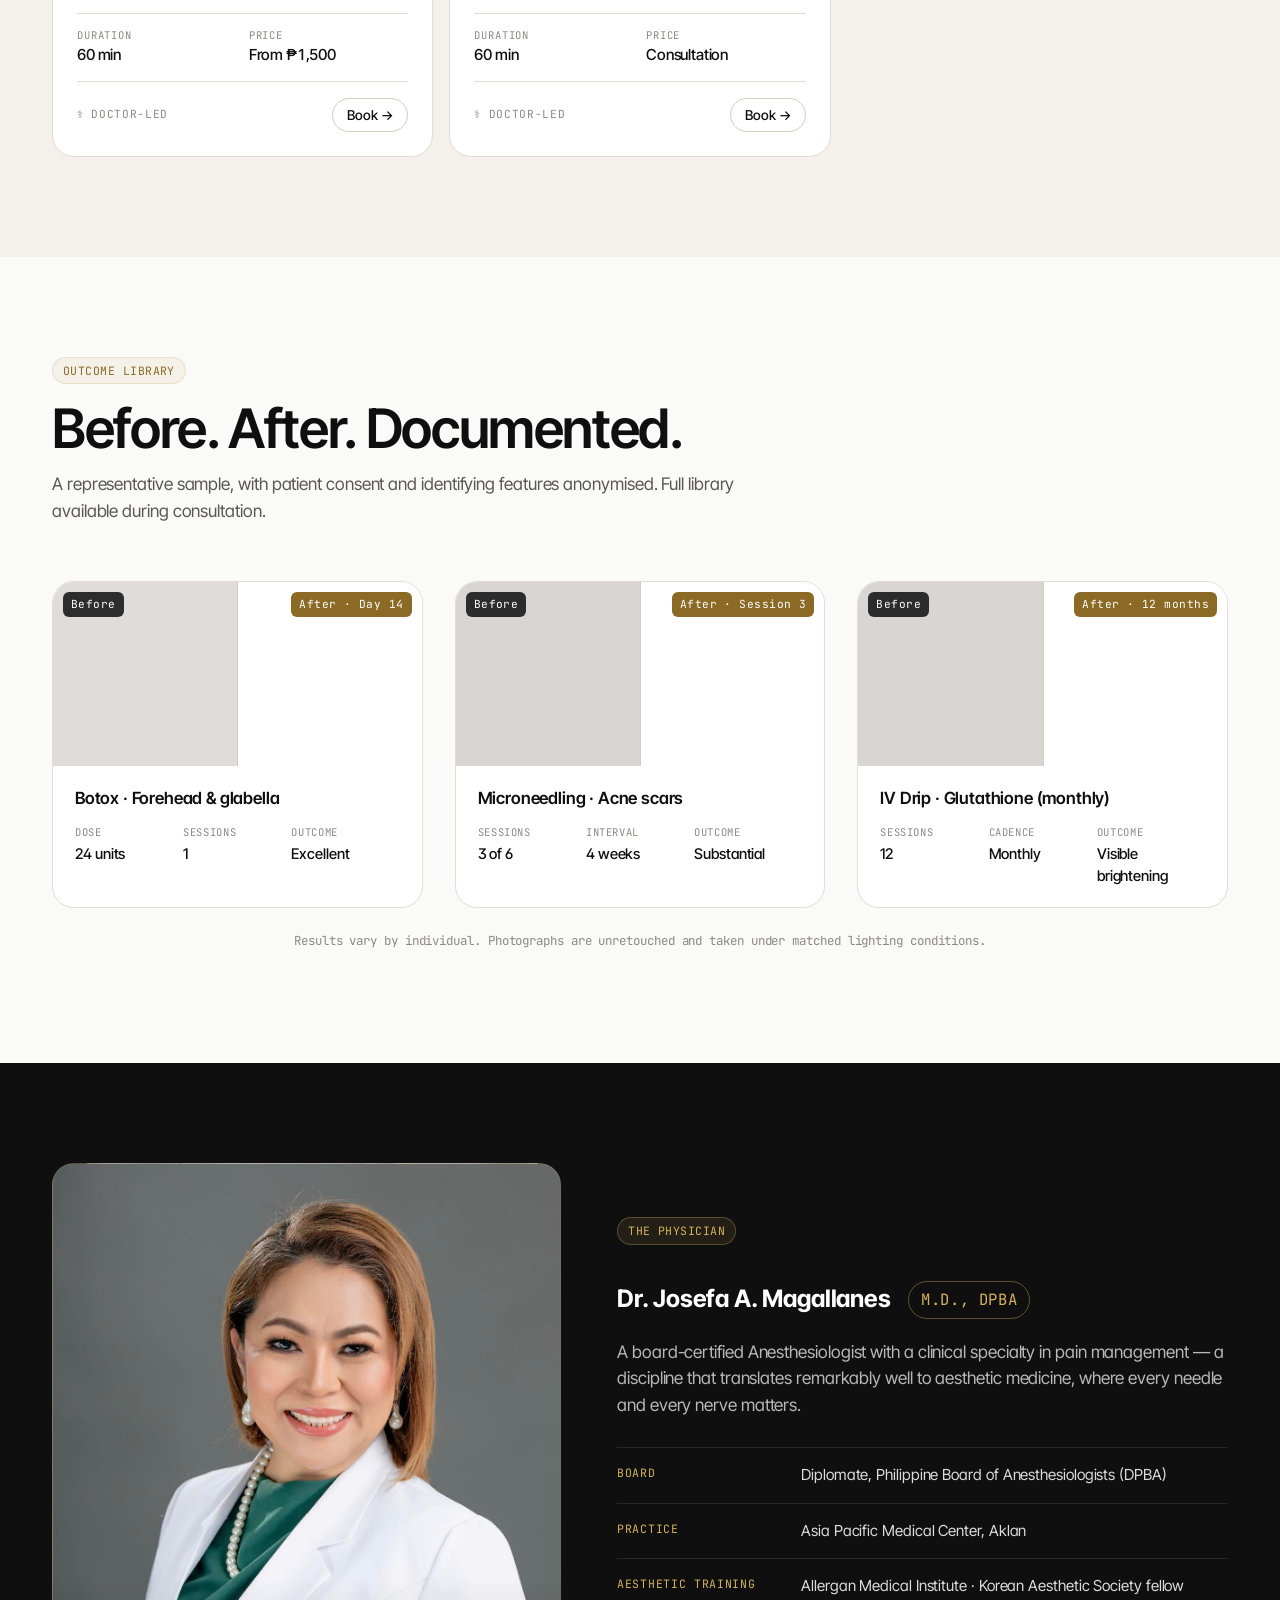
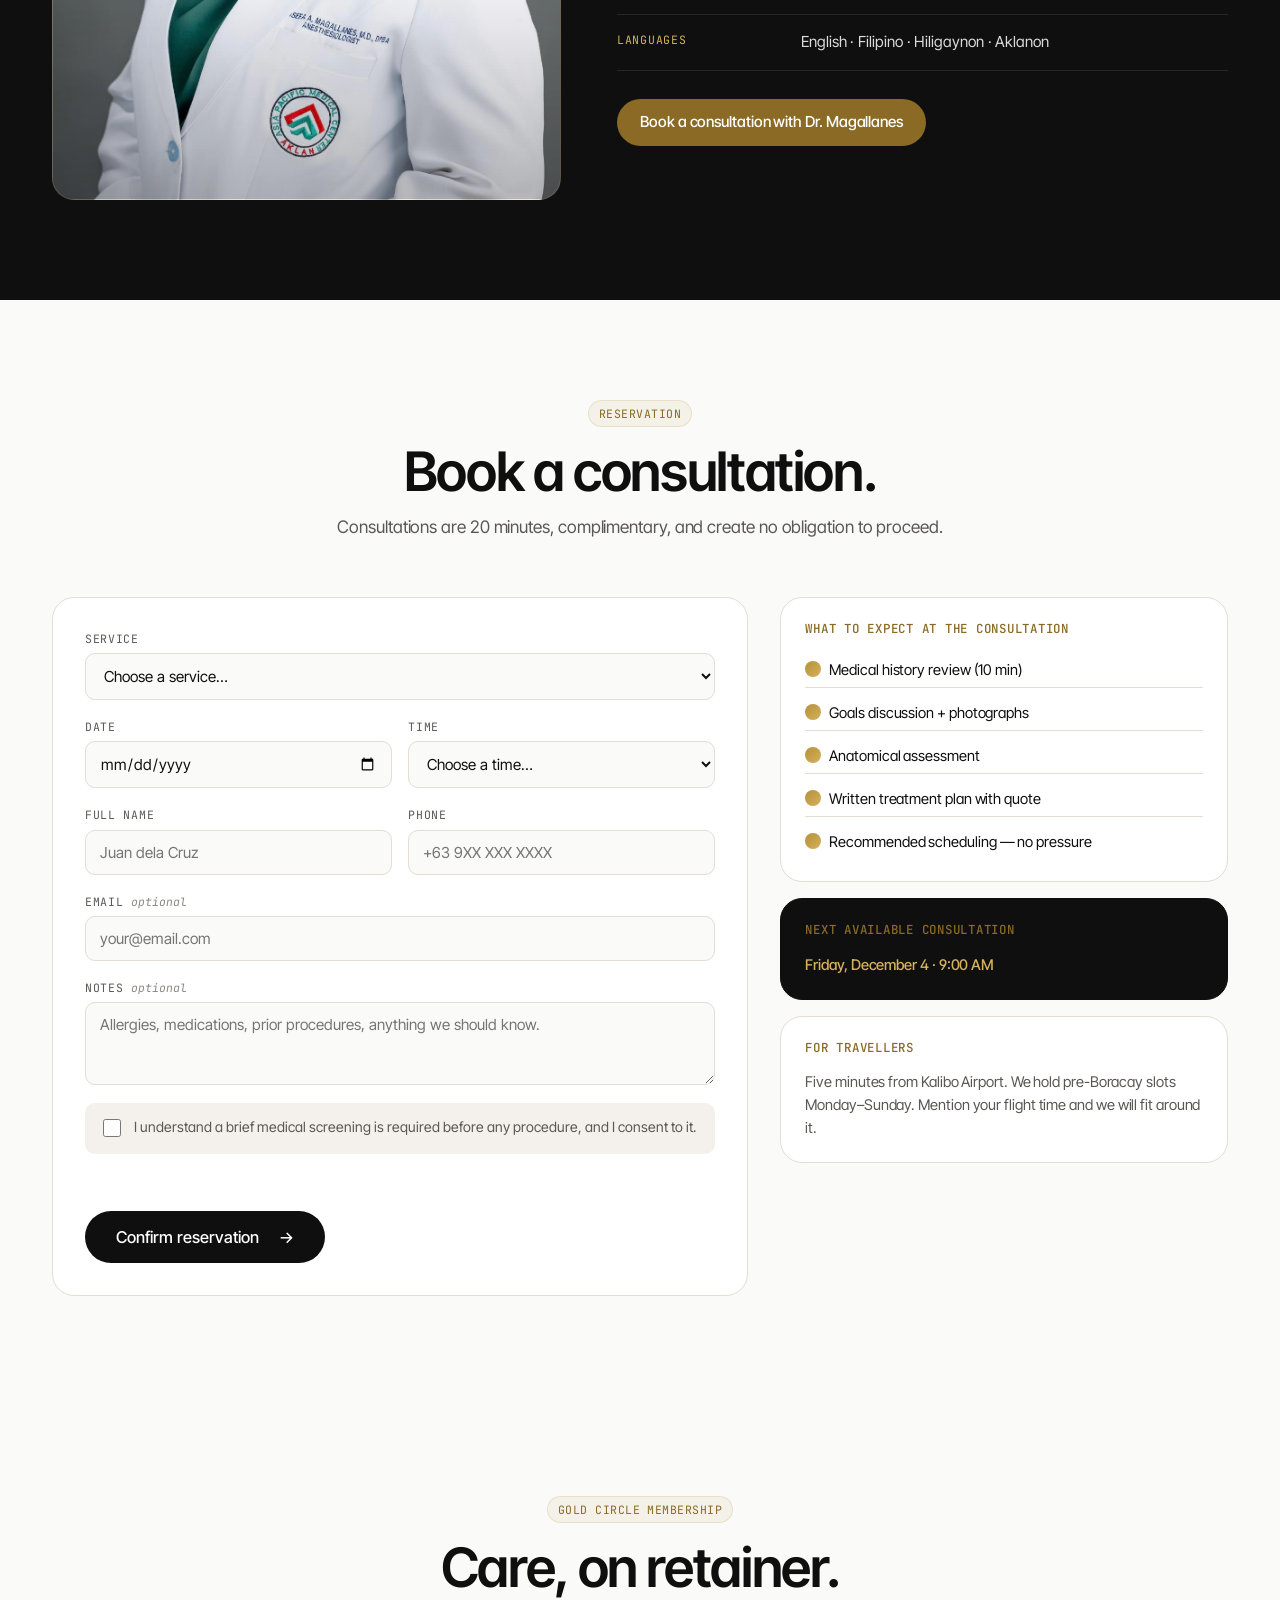
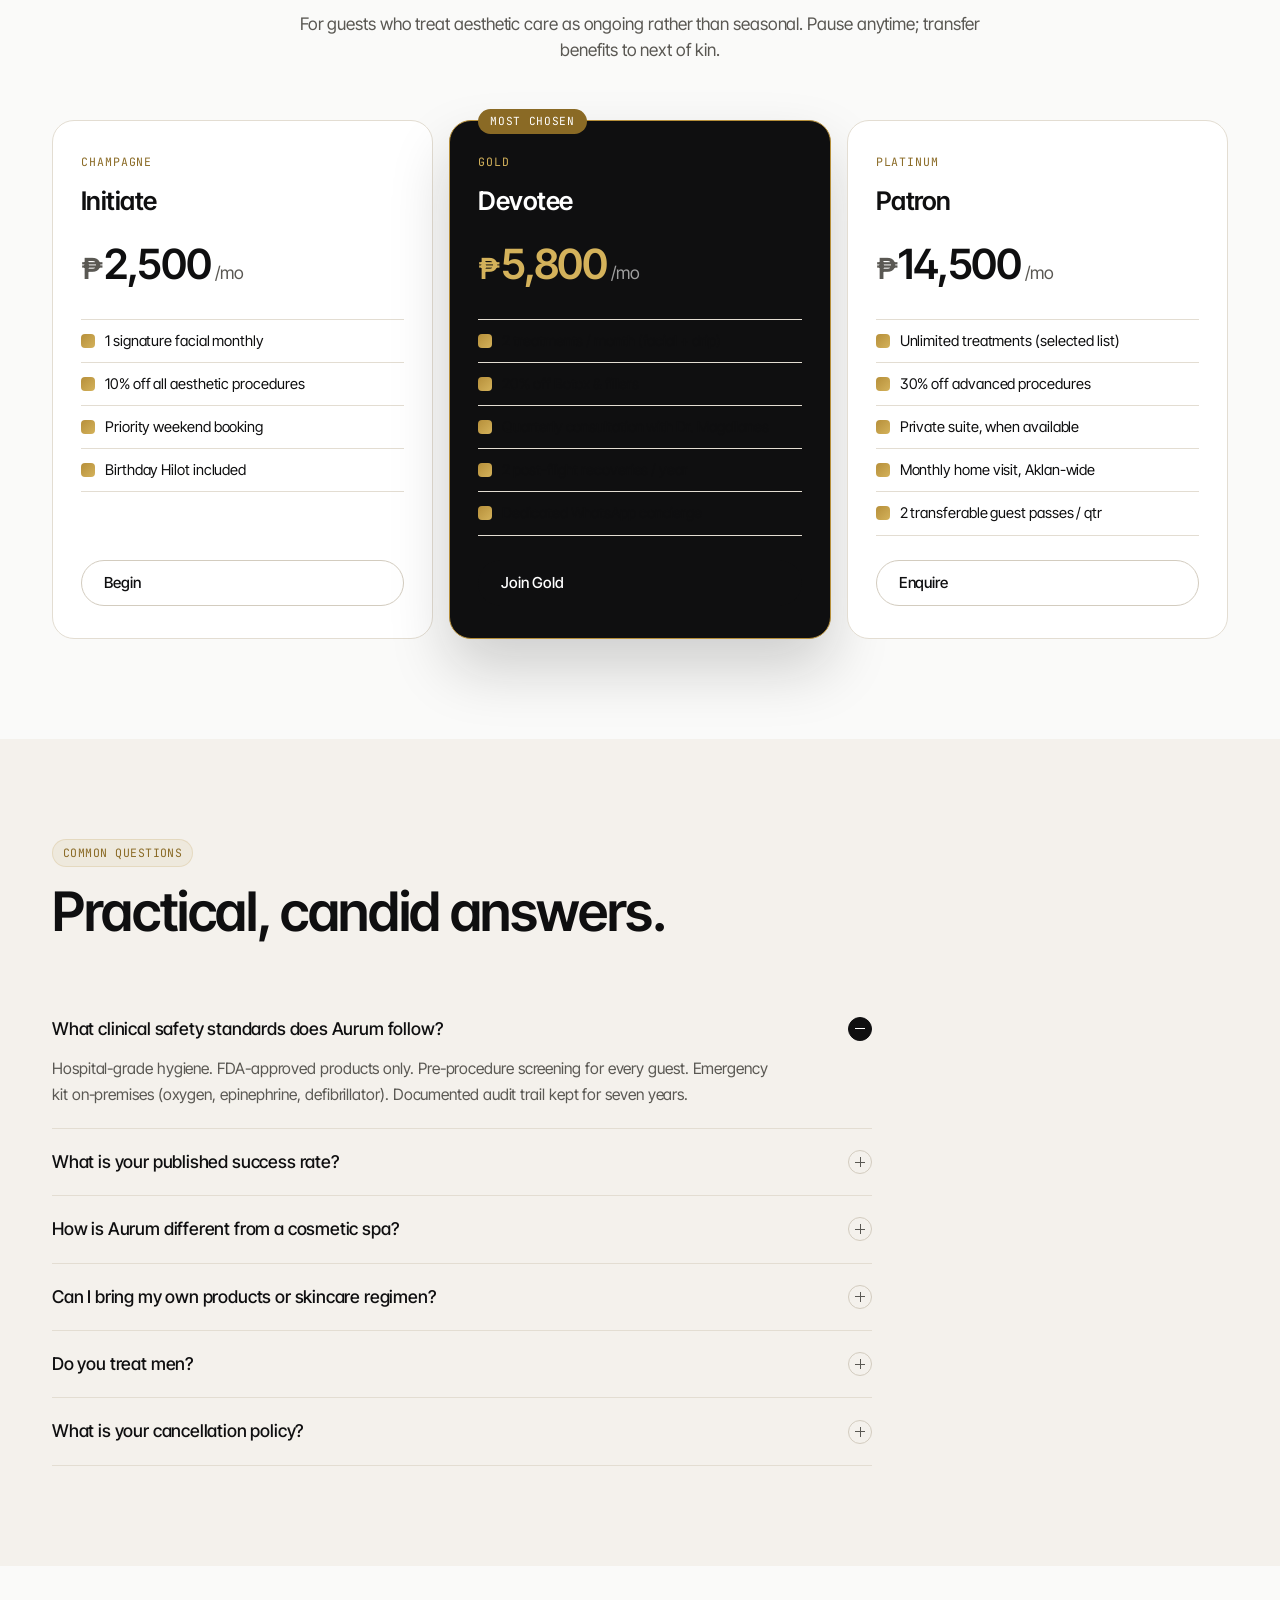
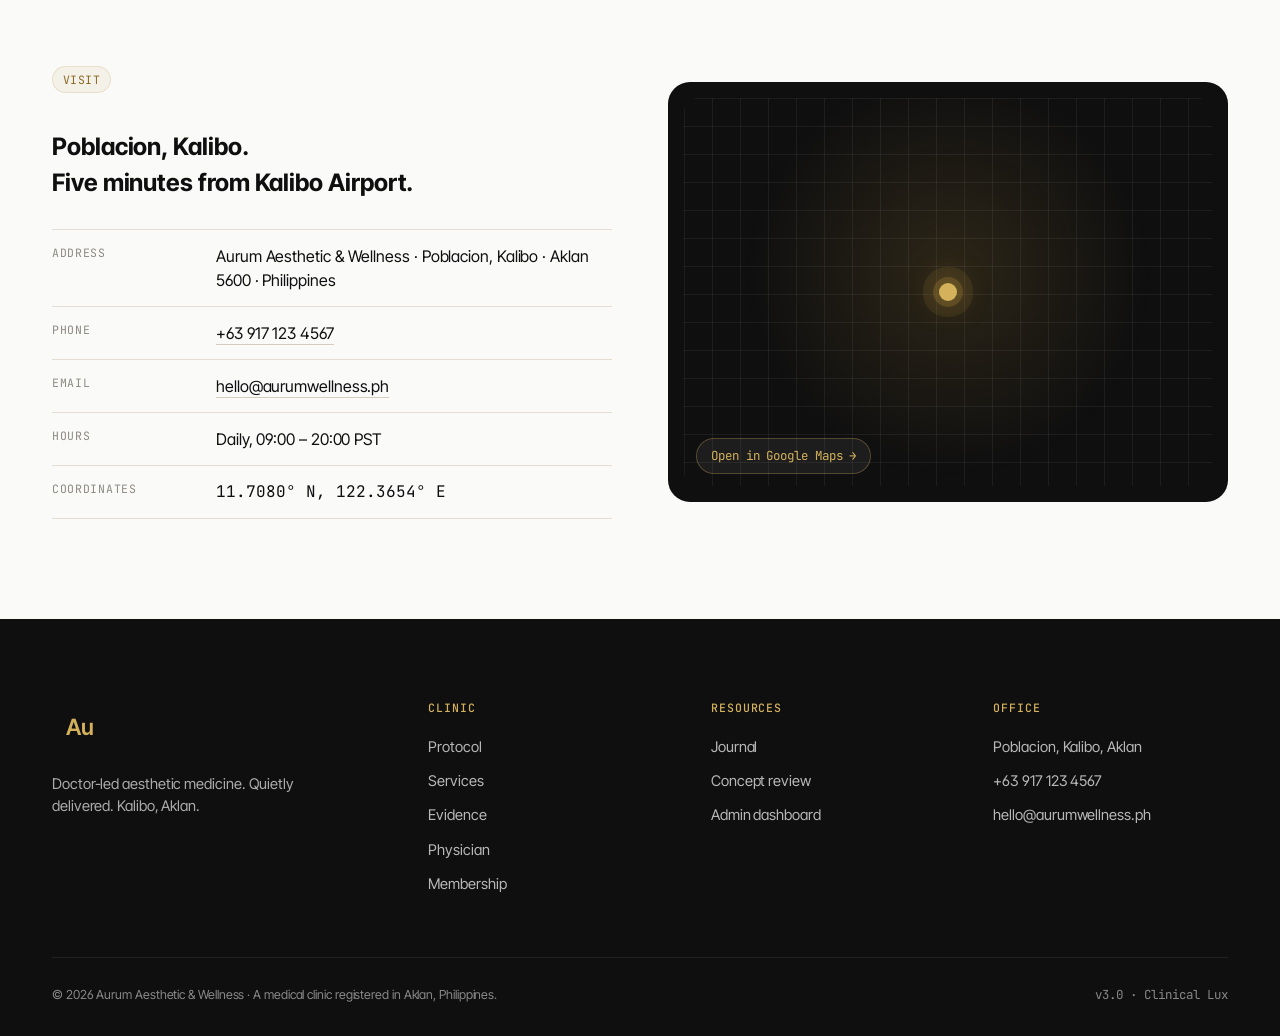
<file: iteration-3/index.html>
<!DOCTYPE html>
<html lang="en">
<head>
  <meta charset="UTF-8">
  <meta name="viewport" content="width=device-width, initial-scale=1.0">
  <title>Aurum Clinic — Doctor-Led Aesthetic Medicine | Kalibo, Aklan</title>
  <meta name="description" content="A medical-precision aesthetic clinic in Kalibo, Aklan. Botox, fillers, IV drip therapy, laser, and PRP — every procedure performed by Dr. Josefa A. Magallanes, M.D., DPBA. Evidence-led. Outcome-graded. Quietly luxurious.">
  <meta name="keywords" content="aesthetic medicine Aklan, doctor-led Botox Kalibo, FDA-approved fillers Philippines, IV drip therapy Aklan, medical clinic Boracay, Dr. Josefa Magallanes anesthesiologist, evidence-based aesthetics">
  <meta name="robots" content="index, follow, max-image-preview:large">
  <meta name="theme-color" content="#0F0F10">
  <link rel="canonical" href="https://aurumwellness.ph/iteration-3/">

  <meta property="og:type" content="website">
  <meta property="og:title" content="Aurum Clinic — Medical-grade aesthetics, quietly delivered.">
  <meta property="og:description" content="Doctor-led, evidence-based, outcome-graded aesthetic medicine in Kalibo, Aklan.">
  <meta property="og:image" content="https://aurumwellness.ph/594860053_122094583089159395_8352053032821069602_n.jpg">
  <meta property="og:url" content="https://aurumwellness.ph/iteration-3/">
  <meta property="og:site_name" content="Aurum Aesthetic & Wellness">
  <meta name="twitter:card" content="summary_large_image">

  <link rel="preconnect" href="https://fonts.googleapis.com">
  <link rel="preconnect" href="https://fonts.gstatic.com" crossorigin>
  <link href="https://fonts.googleapis.com/css2?family=Inter+Tight:wght@300;400;500;600;700&family=Inter:wght@300;400;500;600&family=JetBrains+Mono:wght@400;500&display=swap" rel="stylesheet">
  <link rel="stylesheet" href="styles.css">

  <script type="application/ld+json">
  {
    "@context": "https://schema.org",
    "@graph": [
      {
        "@type": "MedicalClinic",
        "@id": "https://aurumwellness.ph/iteration-3/#clinic",
        "name": "Aurum Aesthetic & Wellness",
        "alternateName": "Aurum Clinic",
        "description": "Doctor-led aesthetic medicine clinic in Kalibo, Aklan. Specializing in cosmetic injectables, IV therapy, laser, and PRP — performed by board-certified physician Dr. Josefa A. Magallanes.",
        "url": "https://aurumwellness.ph/",
        "logo": "https://aurumwellness.ph/594860053_122094583089159395_8352053032821069602_n.jpg",
        "image": "https://aurumwellness.ph/594860053_122094583089159395_8352053032821069602_n.jpg",
        "priceRange": "₱₱-₱₱₱",
        "telephone": "+63-917-123-4567",
        "email": "hello@aurumwellness.ph",
        "address": {"@type":"PostalAddress","streetAddress":"Poblacion","addressLocality":"Kalibo","addressRegion":"Aklan","postalCode":"5600","addressCountry":"PH"},
        "geo": {"@type":"GeoCoordinates","latitude":"11.7080","longitude":"122.3654"},
        "openingHoursSpecification": [{"@type":"OpeningHoursSpecification","dayOfWeek":["Monday","Tuesday","Wednesday","Thursday","Friday","Saturday","Sunday"],"opens":"09:00","closes":"20:00"}],
        "medicalSpecialty": ["CosmeticDermatology","PreventiveMedicine"],
        "aggregateRating": {"@type":"AggregateRating","ratingValue":"4.9","reviewCount":"127","bestRating":"5"},
        "physician": { "@type":"Physician", "name":"Dr. Josefa A. Magallanes", "honorificSuffix":"M.D., DPBA", "medicalSpecialty":"Anesthesia" }
      },
      {
        "@type":"FAQPage",
        "mainEntity":[
          {"@type":"Question","name":"What clinical safety standards does Aurum follow?","acceptedAnswer":{"@type":"Answer","text":"Aurum operates under hospital-grade hygiene and sharps protocols. All injectables are FDA-approved and sourced through authorised distributors. Each guest is screened with a pre-procedure consultation that reviews medical history, allergies, current medications, and contraindications. Emergency response equipment is on-premises and maintained on a documented schedule."}},
          {"@type":"Question","name":"What is the success rate for treatments at Aurum?","acceptedAnswer":{"@type":"Answer","text":"Across 1,200+ documented procedures since 2026, our patient-reported satisfaction rate is 96%. Adverse-event rate (any degree) is 0.4%, and serious-adverse-event rate is 0%. We publish these figures quarterly because we believe transparency is the foundation of trust."}},
          {"@type":"Question","name":"How is Aurum different from a cosmetic spa?","acceptedAnswer":{"@type":"Answer","text":"A cosmetic spa is staffed by licensed aestheticians; medical procedures (injectables, threads, PRP) are typically performed by visiting physicians or under unclear supervision. Aurum is a medical clinic: every aesthetic procedure is performed or directly supervised by Dr. Josefa A. Magallanes, M.D., DPBA on-premises."}},
          {"@type":"Question","name":"Can I bring my own products or skincare regimen?","acceptedAnswer":{"@type":"Answer","text":"Yes. We will review what you bring against the procedure timeline and advise on what to pause (typically retinoids 5 days before injectables; alpha hydroxy acids 7 days before chemical peels). Bring everything; we will sort it on the consult."}}
        ]
      }
    ]
  }
  </script>
</head>
<body class="cl-body">

  <!-- Header -->
  <header class="cl-nav" id="clNav">
    <div class="cl-nav-inner">
      <a href="#" class="cl-brand">
        <span class="cl-brand-mark">Au</span>
        <span class="cl-brand-text">Aurum<small>Clinic</small></span>
      </a>
      <nav class="cl-nav-links" aria-label="Primary">
        <a href="#promos" class="cl-nav-feature">Specials</a>
        <a href="#protocol">Protocol</a>
        <a href="#services">Services</a>
        <a href="#evidence">Evidence</a>
        <a href="#physician">Physician</a>
        <a href="#circle">Membership</a>
        <a href="../journal/">Journal</a>
      </nav>
      <div class="cl-nav-right">
        <a href="tel:+639171234567" class="cl-nav-phone">+63 917 123 4567</a>
        <a href="#book" class="cl-btn cl-btn--primary">Book consultation</a>
      </div>
      <button class="cl-burger" id="clBurger" aria-label="Menu" aria-expanded="false">
        <span></span><span></span><span></span>
      </button>
    </div>
  </header>

  <!-- Hero -->
  <section class="cl-hero">
    <div class="cl-hero-inner">
      <div class="cl-hero-meta">
        <span class="cl-hero-meta-dot" aria-hidden="true"></span>
        <span>Doctor-led · Kalibo, Aklan · Est. 2026</span>
      </div>
      <h1 class="cl-hero-title">
        Medical-grade aesthetics,<br>
        <span class="cl-hero-title-2">quietly delivered.</span>
      </h1>
      <p class="cl-hero-deck">
        Aurum is an aesthetic medicine clinic — not a spa, not a beauty bar. Every injection, thread, and laser is performed or supervised by Dr. Josefa A. Magallanes, M.D., DPBA. Evidence-led, outcome-graded, and quiet enough to feel like rest.
      </p>
      <div class="cl-hero-cta">
        <a href="#book" class="cl-btn cl-btn--primary cl-btn--lg">Book a consultation</a>
        <a href="#services" class="cl-btn cl-btn--ghost cl-btn--lg">Browse services →</a>
      </div>
      <dl class="cl-hero-stats">
        <div>
          <dt>Procedures since 2026</dt>
          <dd>1,200<span class="cl-plus">+</span></dd>
        </div>
        <div>
          <dt>Reported satisfaction</dt>
          <dd>96<span class="cl-pct">%</span></dd>
        </div>
        <div>
          <dt>Serious adverse events</dt>
          <dd>0<span class="cl-pct">.0%</span></dd>
        </div>
        <div>
          <dt>Aggregate rating</dt>
          <dd>4.9<span class="cl-of">/5</span></dd>
        </div>
      </dl>
    </div>
    <aside class="cl-hero-card" aria-label="On-call physician">
      <div class="cl-hero-card-row">
        <span class="cl-hero-card-label">Today's on-call physician</span>
        <span class="cl-hero-card-pulse" aria-hidden="true"></span>
      </div>
      <div class="cl-hero-card-photo" aria-hidden="true"></div>
      <h3>Dr. Josefa A. Magallanes</h3>
      <p>M.D., DPBA · Anesthesiology · Cosmetic Medicine</p>
      <div class="cl-hero-card-creds">
        <span>Asia Pacific Medical Center</span>
        <span>·</span>
        <span>Aklan</span>
      </div>
      <a href="#physician" class="cl-link">View full credentials →</a>
    </aside>
  </section>

  <!-- Mother's Day promotional offers -->
  <section class="cl-promos" id="promos">
    <div class="cl-container">
      <header class="cl-section-head cl-section-head--split">
        <div>
          <span class="cl-tag">Mother's Day · Limited collection</span>
          <h2>Three programmes, by appointment.</h2>
        </div>
        <p class="cl-deck">Promotional pricing is published below and valid through <strong>20 May 2026</strong>. Treatments remain subject to physician screening.</p>
      </header>
      <div class="cl-promos-grid" id="clPromosMount"></div>
      <p class="cl-promos-fineprint">Promotional bookings cannot be combined with Gold Circle member discounts. All medical procedures are performed or supervised by Dr. Magallanes.</p>
    </div>
  </section>

  <!-- Trust strip -->
  <section class="cl-trust">
    <div class="cl-container">
      <p class="cl-trust-label">Standards we are accountable to</p>
      <div class="cl-trust-grid">
        <div><strong>FDA-PH</strong><span>All products authorised &amp; sourced through licensed distributors</span></div>
        <div><strong>HIPAA-equivalent</strong><span>Encrypted records · 7-year audit trail</span></div>
        <div><strong>Sharps protocol</strong><span>Hospital-grade containment &amp; disposal</span></div>
        <div><strong>Emergency response</strong><span>Crash kit, oxygen &amp; epinephrine on-site</span></div>
      </div>
    </div>
  </section>

  <!-- Protocol -->
  <section class="cl-protocol" id="protocol">
    <div class="cl-container">
      <header class="cl-section-head">
        <span class="cl-tag">The Aurum protocol</span>
        <h2>Six steps. Every guest. Every time.</h2>
        <p class="cl-deck">No procedure is started without all six. There are no fast lanes — including for friends of the house.</p>
      </header>
      <ol class="cl-steps">
        <li>
          <span class="cl-step-no">01</span>
          <h3>Consultation</h3>
          <p>20 minutes. Medical history, photographs, expectations. Always complimentary, always private.</p>
        </li>
        <li>
          <span class="cl-step-no">02</span>
          <h3>Screening</h3>
          <p>Vitals, allergy review, medication check, contraindication assessment. Documented and timestamped.</p>
        </li>
        <li>
          <span class="cl-step-no">03</span>
          <h3>Plan</h3>
          <p>Written treatment plan with exact dosages, anatomical maps, and a per-area cost breakdown. You take it home.</p>
        </li>
        <li>
          <span class="cl-step-no">04</span>
          <h3>Procedure</h3>
          <p>Performed by Dr. Magallanes in our clinical suite. Local anaesthesia and ice as appropriate. Time-of-day matched to your schedule.</p>
        </li>
        <li>
          <span class="cl-step-no">05</span>
          <h3>Recovery</h3>
          <p>15–60 minute on-site monitoring per procedure type. Aftercare kit and a printed schedule for the first 14 days.</p>
        </li>
        <li>
          <span class="cl-step-no">06</span>
          <h3>Follow-up</h3>
          <p>Mandatory check-in at the 14-day mark. Photographs are compared, dosage notes are kept, and any touch-up sits inside the original quote.</p>
        </li>
      </ol>
    </div>
  </section>

  <!-- Services -->
  <section class="cl-services" id="services">
    <div class="cl-container">
      <header class="cl-section-head cl-section-head--split">
        <div>
          <span class="cl-tag">Catalogue · 14 services</span>
          <h2>What we treat.</h2>
        </div>
        <p class="cl-deck">Pricing is published. Results are graded. If a treatment is not right for your case, we will say so.</p>
      </header>

      <div class="cl-cat-tabs" role="tablist">
        <button class="cl-cat-tab active" data-cat="aesthetic">Aesthetic Medicine</button>
        <button class="cl-cat-tab" data-cat="skin">Skin Care</button>
        <button class="cl-cat-tab" data-cat="wellness">Wellness</button>
        <button class="cl-cat-tab" data-cat="all">All</button>
      </div>

      <div class="cl-svc-grid" id="clServiceGrid">
        <!-- Cards rendered by JS -->
      </div>
    </div>
  </section>

  <!-- Before / After (illustrative) -->
  <section class="cl-evidence" id="evidence">
    <div class="cl-container">
      <header class="cl-section-head">
        <span class="cl-tag">Outcome library</span>
        <h2>Before. After. Documented.</h2>
        <p class="cl-deck">A representative sample, with patient consent and identifying features anonymised. Full library available during consultation.</p>
      </header>
      <div class="cl-ev-grid">
        <article class="cl-ev-card">
          <div class="cl-ev-frame">
            <div class="cl-ev-half cl-ev-before">
              <span class="cl-ev-label">Before</span>
              <div class="cl-ev-img cl-ev-img--1a"></div>
            </div>
            <div class="cl-ev-half cl-ev-after">
              <span class="cl-ev-label">After · Day 14</span>
              <div class="cl-ev-img cl-ev-img--1b"></div>
            </div>
          </div>
          <div class="cl-ev-meta">
            <h3>Botox · Forehead &amp; glabella</h3>
            <dl>
              <div><dt>Dose</dt><dd>24 units</dd></div>
              <div><dt>Sessions</dt><dd>1</dd></div>
              <div><dt>Outcome</dt><dd>Excellent</dd></div>
            </dl>
          </div>
        </article>
        <article class="cl-ev-card">
          <div class="cl-ev-frame">
            <div class="cl-ev-half cl-ev-before">
              <span class="cl-ev-label">Before</span>
              <div class="cl-ev-img cl-ev-img--2a"></div>
            </div>
            <div class="cl-ev-half cl-ev-after">
              <span class="cl-ev-label">After · Session 3</span>
              <div class="cl-ev-img cl-ev-img--2b"></div>
            </div>
          </div>
          <div class="cl-ev-meta">
            <h3>Microneedling · Acne scars</h3>
            <dl>
              <div><dt>Sessions</dt><dd>3 of 6</dd></div>
              <div><dt>Interval</dt><dd>4 weeks</dd></div>
              <div><dt>Outcome</dt><dd>Substantial</dd></div>
            </dl>
          </div>
        </article>
        <article class="cl-ev-card">
          <div class="cl-ev-frame">
            <div class="cl-ev-half cl-ev-before">
              <span class="cl-ev-label">Before</span>
              <div class="cl-ev-img cl-ev-img--3a"></div>
            </div>
            <div class="cl-ev-half cl-ev-after">
              <span class="cl-ev-label">After · 12 months</span>
              <div class="cl-ev-img cl-ev-img--3b"></div>
            </div>
          </div>
          <div class="cl-ev-meta">
            <h3>IV Drip · Glutathione (monthly)</h3>
            <dl>
              <div><dt>Sessions</dt><dd>12</dd></div>
              <div><dt>Cadence</dt><dd>Monthly</dd></div>
              <div><dt>Outcome</dt><dd>Visible brightening</dd></div>
            </dl>
          </div>
        </article>
      </div>
      <p class="cl-disclaimer">Results vary by individual. Photographs are unretouched and taken under matched lighting conditions.</p>
    </div>
  </section>

  <!-- Physician -->
  <section class="cl-physician" id="physician">
    <div class="cl-container cl-physician-grid">
      <div class="cl-physician-photo" aria-hidden="true"></div>
      <div class="cl-physician-text">
        <span class="cl-tag">The physician</span>
        <h2>Dr. Josefa A. Magallanes <em>M.D., DPBA</em></h2>
        <p class="cl-deck">A board-certified Anesthesiologist with a clinical specialty in pain management — a discipline that translates remarkably well to aesthetic medicine, where every needle and every nerve matters.</p>
        <dl class="cl-cv">
          <div><dt>Board</dt><dd>Diplomate, Philippine Board of Anesthesiologists (DPBA)</dd></div>
          <div><dt>Practice</dt><dd>Asia Pacific Medical Center, Aklan</dd></div>
          <div><dt>Aesthetic training</dt><dd>Allergan Medical Institute · Korean Aesthetic Society fellow</dd></div>
          <div><dt>Languages</dt><dd>English · Filipino · Hiligaynon · Aklanon</dd></div>
        </dl>
        <a href="#book" class="cl-btn cl-btn--primary">Book a consultation with Dr. Magallanes</a>
      </div>
    </div>
  </section>

  <!-- Booking -->
  <section class="cl-book" id="book">
    <div class="cl-container">
      <header class="cl-section-head cl-section-head--center">
        <span class="cl-tag">Reservation</span>
        <h2>Book a consultation.</h2>
        <p class="cl-deck">Consultations are 20 minutes, complimentary, and create no obligation to proceed.</p>
      </header>

      <div class="cl-book-grid">
        <form class="cl-form" id="clForm" novalidate>
          <div class="cl-form-field">
            <label for="clService">Service</label>
            <select id="clService" required>
              <option value="">Choose a service…</option>
              <optgroup label="Mother's Day Specials">
                <option value="promo-super-moms">Smooth Secrets · for 2 · ₱1,880</option>
                <option value="promo-slim-glow">Slim, Glow &amp; Shine · From ₱980</option>
                <option value="promo-timeless-glow">Timeless Glow For Mom · From ₱580</option>
              </optgroup>
              <optgroup label="Aesthetic Medicine">
                <option value="botox">Botox · 30 min</option>
                <option value="fillers">Dermal Fillers · 45 min</option>
                <option value="thread-lift">Thread Lift · 60 min</option>
                <option value="hifu">HIFU Treatment · 60 min · From ₱5,380</option>
                <option value="rf-treatment">RF Treatment · 60 min · From ₱980</option>
                <option value="cavitation">Cavitation · 45 min · From ₱800</option>
                <option value="prp">PRP Therapy · 60 min</option>
                <option value="gluta-drip">IV Drip Therapy · 45–60 min</option>
              </optgroup>
              <optgroup label="Laser">
                <option value="diode-laser">Diode Laser Hair Removal · 30 min</option>
                <option value="pico-laser">Pico Laser Whitening · 30 min</option>
                <option value="carbon-peel">Carbon Laser Peel (Blackdoll) · 45 min</option>
                <option value="laser">Other Laser Treatments</option>
              </optgroup>
              <optgroup label="Skin Care">
                <option value="aurum-hydra">Aurum Signature Hydrafacial · 24K Gold · 60 min</option>
                <option value="hydrafacial">Hydrafacial · 45 min</option>
                <option value="diamond-peel">Diamond Peel · 30 min</option>
                <option value="chemical-peel">Chemical Peel · 30 min</option>
                <option value="microneedling">Microneedling · 45 min</option>
                <option value="wart-removal">Wart &amp; Mole Removal · 15–30 min</option>
              </optgroup>
              <optgroup label="Wellness">
                <option value="hilot">Hilot · 60 min</option>
                <option value="swedish">Swedish · 60 min</option>
                <option value="deep-tissue">Deep Tissue · 60 min</option>
                <option value="post-flight">Post-Flight Recovery · 90 min</option>
                <option value="mani-pedi">Mani / Pedi · 60 min</option>
              </optgroup>
            </select>
          </div>

          <div class="cl-form-row">
            <div class="cl-form-field">
              <label for="clDate">Date</label>
              <input type="date" id="clDate" required>
            </div>
            <div class="cl-form-field">
              <label for="clTime">Time</label>
              <select id="clTime" required>
                <option value="">Choose a time…</option>
              </select>
            </div>
          </div>

          <div class="cl-form-row">
            <div class="cl-form-field">
              <label for="clName">Full name</label>
              <input type="text" id="clName" placeholder="Juan dela Cruz" required>
            </div>
            <div class="cl-form-field">
              <label for="clPhone">Phone</label>
              <input type="tel" id="clPhone" placeholder="+63 9XX XXX XXXX" required>
            </div>
          </div>

          <div class="cl-form-field">
            <label for="clEmail">Email <span class="cl-form-opt">optional</span></label>
            <input type="email" id="clEmail" placeholder="your@email.com">
          </div>

          <div class="cl-form-field">
            <label for="clNotes">Notes <span class="cl-form-opt">optional</span></label>
            <textarea id="clNotes" rows="3" placeholder="Allergies, medications, prior procedures, anything we should know."></textarea>
          </div>

          <div class="cl-form-consent">
            <input type="checkbox" id="clConsent" required>
            <label for="clConsent">I understand a brief medical screening is required before any procedure, and I consent to it.</label>
          </div>

          <p class="cl-form-error" id="clFormError" role="alert"></p>

          <button type="submit" class="cl-btn cl-btn--primary cl-btn--lg cl-form-submit">
            Confirm reservation
            <span class="cl-btn-arrow">→</span>
          </button>
        </form>

        <aside class="cl-book-aside">
          <div class="cl-book-aside-card">
            <h4>What to expect at the consultation</h4>
            <ul class="cl-checklist">
              <li>Medical history review (10 min)</li>
              <li>Goals discussion + photographs</li>
              <li>Anatomical assessment</li>
              <li>Written treatment plan with quote</li>
              <li>Recommended scheduling — no pressure</li>
            </ul>
          </div>
          <div class="cl-book-aside-card cl-book-aside-card--mute">
            <h4>Next available consultation</h4>
            <p class="cl-next-slot" id="clNextSlot">Loading availability…</p>
          </div>
          <div class="cl-book-aside-card">
            <h4>For travellers</h4>
            <p>Five minutes from Kalibo Airport. We hold pre-Boracay slots Monday–Sunday. Mention your flight time and we will fit around it.</p>
          </div>
        </aside>
      </div>
    </div>
  </section>

  <!-- Membership -->
  <section class="cl-circle" id="circle">
    <div class="cl-container">
      <header class="cl-section-head cl-section-head--center">
        <span class="cl-tag">Gold Circle membership</span>
        <h2>Care, on retainer.</h2>
        <p class="cl-deck">For guests who treat aesthetic care as ongoing rather than seasonal. Pause anytime; transfer benefits to next of kin.</p>
      </header>
      <div class="cl-tier-grid">
        <article class="cl-tier">
          <header>
            <span class="cl-tier-badge">Champagne</span>
            <h3>Initiate</h3>
            <p class="cl-tier-price"><span class="cl-tier-currency">₱</span>2,500<span class="cl-tier-per">/mo</span></p>
          </header>
          <ul>
            <li>1 signature facial monthly</li>
            <li>10% off all aesthetic procedures</li>
            <li>Priority weekend booking</li>
            <li>Birthday Hilot included</li>
          </ul>
          <a href="#book" class="cl-btn cl-btn--ghost">Begin</a>
        </article>
        <article class="cl-tier cl-tier--feat">
          <span class="cl-tier-flag">Most chosen</span>
          <header>
            <span class="cl-tier-badge">Gold</span>
            <h3>Devotee</h3>
            <p class="cl-tier-price"><span class="cl-tier-currency">₱</span>5,800<span class="cl-tier-per">/mo</span></p>
          </header>
          <ul>
            <li>2 treatments / month (facial + drip)</li>
            <li>20% off Botox &amp; fillers</li>
            <li>Quarterly consultation with Dr. Magallanes</li>
            <li>2 post-flight recoveries / year</li>
            <li>Dedicated WhatsApp concierge</li>
          </ul>
          <a href="#book" class="cl-btn cl-btn--primary">Join Gold</a>
        </article>
        <article class="cl-tier">
          <header>
            <span class="cl-tier-badge">Platinum</span>
            <h3>Patron</h3>
            <p class="cl-tier-price"><span class="cl-tier-currency">₱</span>14,500<span class="cl-tier-per">/mo</span></p>
          </header>
          <ul>
            <li>Unlimited treatments (selected list)</li>
            <li>30% off advanced procedures</li>
            <li>Private suite, when available</li>
            <li>Monthly home visit, Aklan-wide</li>
            <li>2 transferable guest passes / qtr</li>
          </ul>
          <a href="#contact" class="cl-btn cl-btn--ghost">Enquire</a>
        </article>
      </div>
    </div>
  </section>

  <!-- FAQ -->
  <section class="cl-faq" id="faq">
    <div class="cl-container">
      <header class="cl-section-head">
        <span class="cl-tag">Common questions</span>
        <h2>Practical, candid answers.</h2>
      </header>
      <div class="cl-faq-list">
        <details open>
          <summary>What clinical safety standards does Aurum follow?</summary>
          <p>Hospital-grade hygiene. FDA-approved products only. Pre-procedure screening for every guest. Emergency kit on-premises (oxygen, epinephrine, defibrillator). Documented audit trail kept for seven years.</p>
        </details>
        <details>
          <summary>What is your published success rate?</summary>
          <p>Across 1,200+ procedures: 96% patient-reported satisfaction. 0.4% adverse-event rate (any degree). 0.0% serious-adverse-event rate. We publish quarterly.</p>
        </details>
        <details>
          <summary>How is Aurum different from a cosmetic spa?</summary>
          <p>A spa is staffed by aestheticians; medical procedures rely on visiting physicians or unclear supervision. Aurum is a medical clinic — every aesthetic procedure is performed or directly supervised by Dr. Magallanes on-premises.</p>
        </details>
        <details>
          <summary>Can I bring my own products or skincare regimen?</summary>
          <p>Yes. Bring everything. We will review against the procedure timeline and advise on what to pause (typically retinoids 5 days before injectables; AHAs 7 days before chemical peels).</p>
        </details>
        <details>
          <summary>Do you treat men?</summary>
          <p>Yes. Approximately 18% of our injectable patients are men. Most begin with a single-session masseter or jaw-edge plan; some return for low-dose Botox between brows. Discreet, photographed, and kept entirely off social media unless you ask.</p>
        </details>
        <details>
          <summary>What is your cancellation policy?</summary>
          <p>Cancellations 12+ hours in advance: complimentary. Less than 12 hours: 50% of session fee held against next booking. No-shows: full session fee held. Gold Circle members: 4 short-notice cancellations per year, no fee.</p>
        </details>
      </div>
    </div>
  </section>

  <!-- Contact -->
  <section class="cl-contact" id="contact">
    <div class="cl-container cl-contact-grid">
      <div>
        <span class="cl-tag">Visit</span>
        <h2>Poblacion, Kalibo.<br>Five minutes from Kalibo Airport.</h2>
        <dl class="cl-contact-list">
          <div><dt>Address</dt><dd>Aurum Aesthetic &amp; Wellness · Poblacion, Kalibo · Aklan 5600 · Philippines</dd></div>
          <div><dt>Phone</dt><dd><a href="tel:+639171234567">+63 917 123 4567</a></dd></div>
          <div><dt>Email</dt><dd><a href="mailto:hello@aurumwellness.ph">hello@aurumwellness.ph</a></dd></div>
          <div><dt>Hours</dt><dd>Daily, 09:00 – 20:00 PST</dd></div>
          <div><dt>Coordinates</dt><dd class="cl-mono">11.7080° N, 122.3654° E</dd></div>
        </dl>
      </div>
      <div class="cl-map">
        <div class="cl-map-grid" aria-hidden="true">
          <span class="cl-map-pin"></span>
        </div>
        <a href="https://maps.google.com/?q=Poblacion,Kalibo,Aklan,Philippines" target="_blank" rel="noopener" class="cl-map-link">Open in Google Maps →</a>
      </div>
    </div>
  </section>

  <!-- Footer -->
  <footer class="cl-foot">
    <div class="cl-container">
      <div class="cl-foot-grid">
        <div class="cl-foot-brand">
          <span class="cl-brand-mark cl-brand-mark--lg">Au</span>
          <p>Doctor-led aesthetic medicine. Quietly delivered. Kalibo, Aklan.</p>
        </div>
        <div>
          <h5>Clinic</h5>
          <a href="#protocol">Protocol</a>
          <a href="#services">Services</a>
          <a href="#evidence">Evidence</a>
          <a href="#physician">Physician</a>
          <a href="#circle">Membership</a>
        </div>
        <div>
          <h5>Resources</h5>
          <a href="../journal/">Journal</a>
          <a href="../">Concept review</a>
          <a href="../admin/">Admin dashboard</a>
        </div>
        <div>
          <h5>Office</h5>
          <a href="https://maps.google.com/?q=Poblacion,Kalibo,Aklan,Philippines">Poblacion, Kalibo, Aklan</a>
          <a href="tel:+639171234567">+63 917 123 4567</a>
          <a href="mailto:hello@aurumwellness.ph">hello@aurumwellness.ph</a>
        </div>
      </div>
      <div class="cl-foot-end">
        <span>© 2026 Aurum Aesthetic &amp; Wellness · A medical clinic registered in Aklan, Philippines.</span>
        <span class="cl-mono">v3.0 · Clinical Lux</span>
      </div>
    </div>
  </footer>

  <!-- Confirmation -->
  <div class="cl-modal" id="clModal" aria-hidden="true">
    <div class="cl-modal-overlay"></div>
    <div class="cl-modal-card">
      <div class="cl-modal-icon">
        <svg viewBox="0 0 64 64" fill="none" stroke="currentColor" stroke-width="1.5">
          <circle cx="32" cy="32" r="30"/>
          <path d="M20 32l8 8 16-16" stroke-linecap="round" stroke-linejoin="round"/>
        </svg>
      </div>
      <span class="cl-tag">Reservation logged</span>
      <h3>Consultation confirmed.</h3>
      <p>Your reference number is below. The clinic will phone within the hour to confirm and brief you on what to expect.</p>
      <div class="cl-modal-details" id="clModalDetails"></div>
      <button class="cl-btn cl-btn--primary" id="clModalClose">Done</button>
    </div>
  </div>

  <script src="../shared/booking-store.js"></script>
  <script src="script.js"></script>
</body>
</html>
</file>
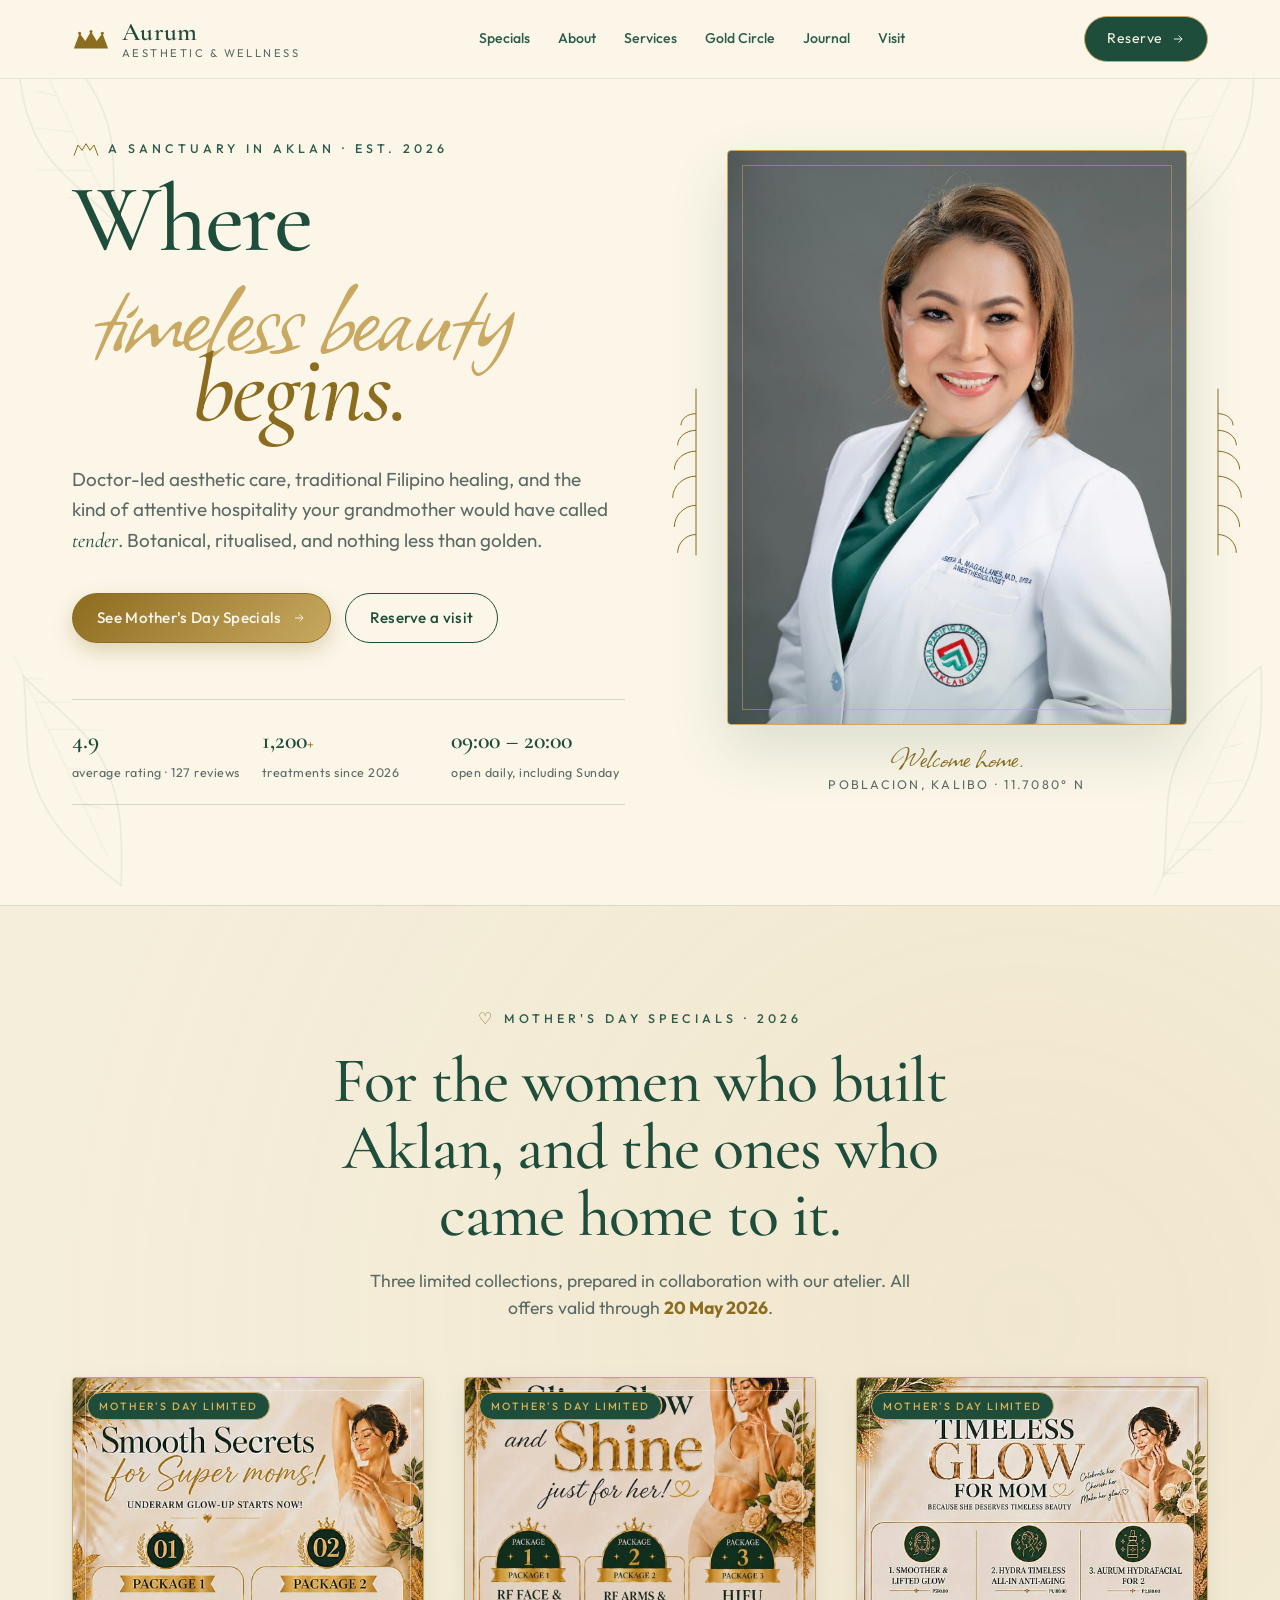
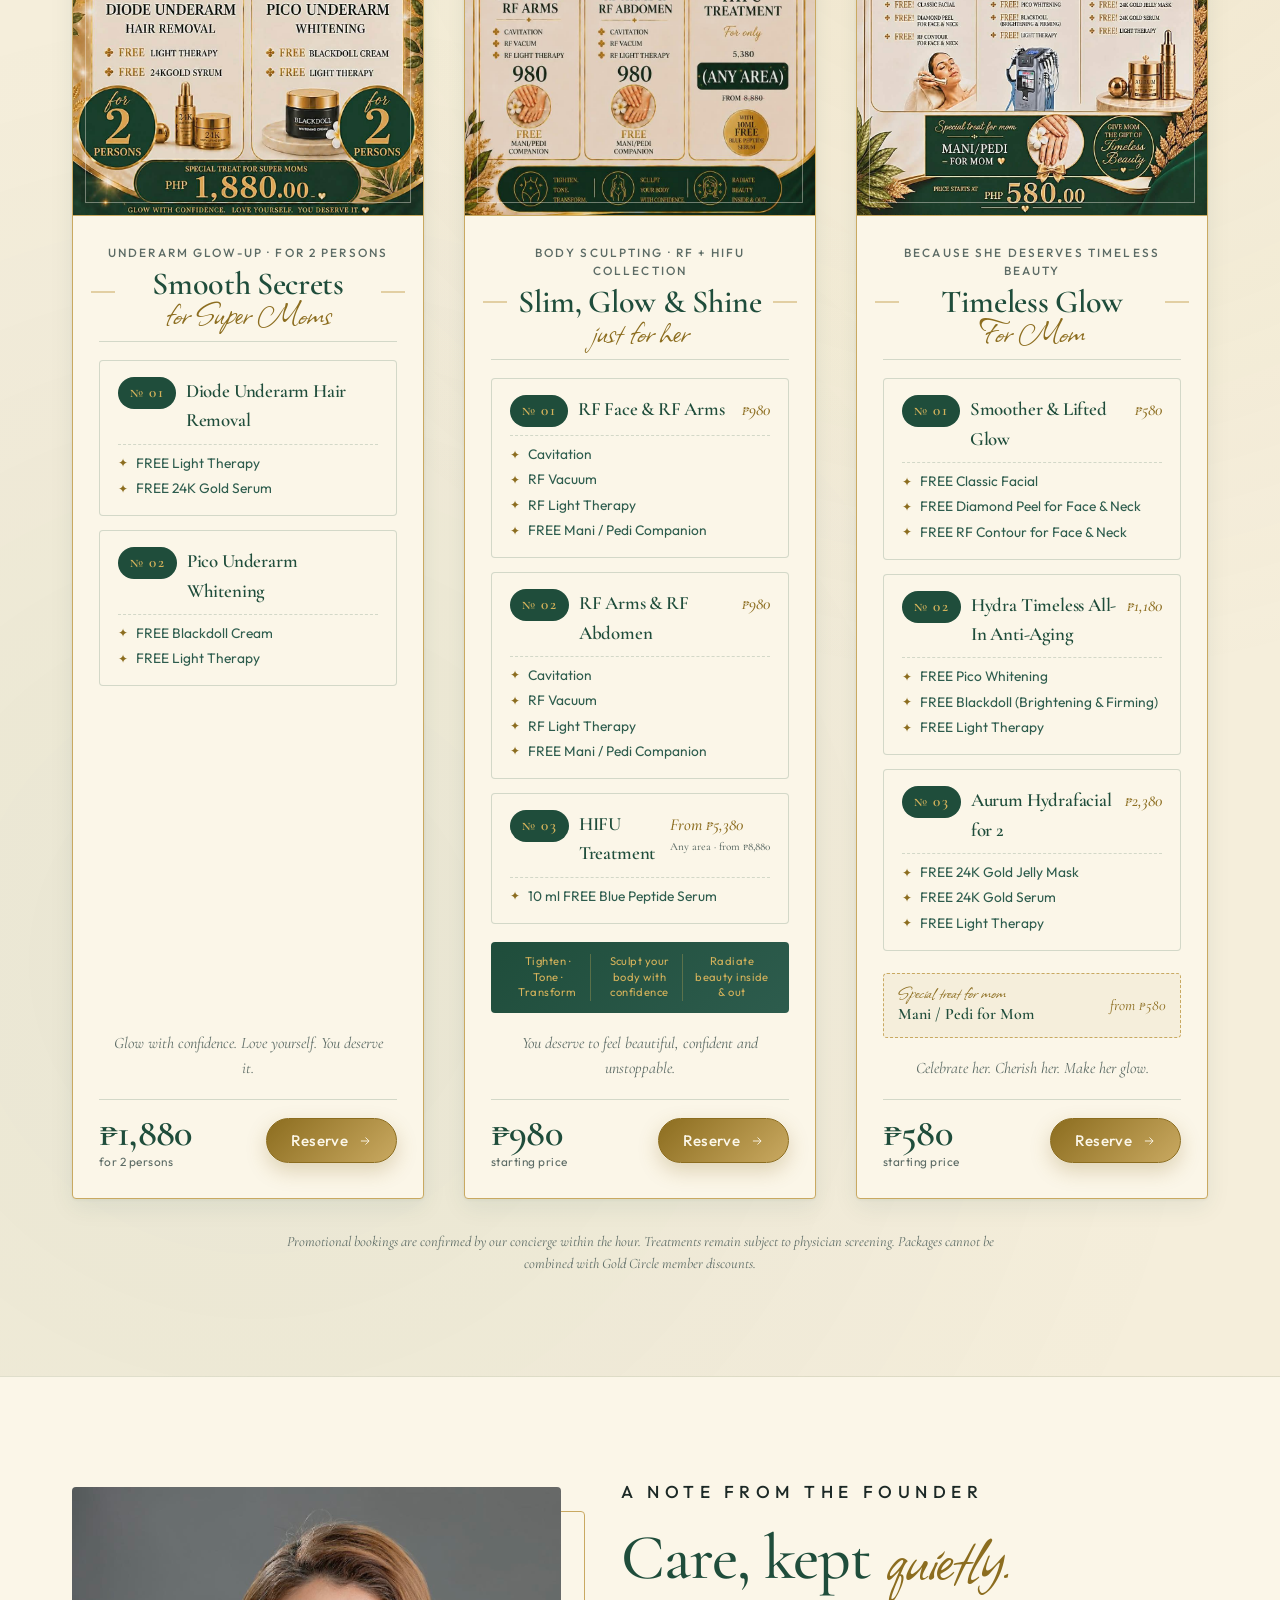
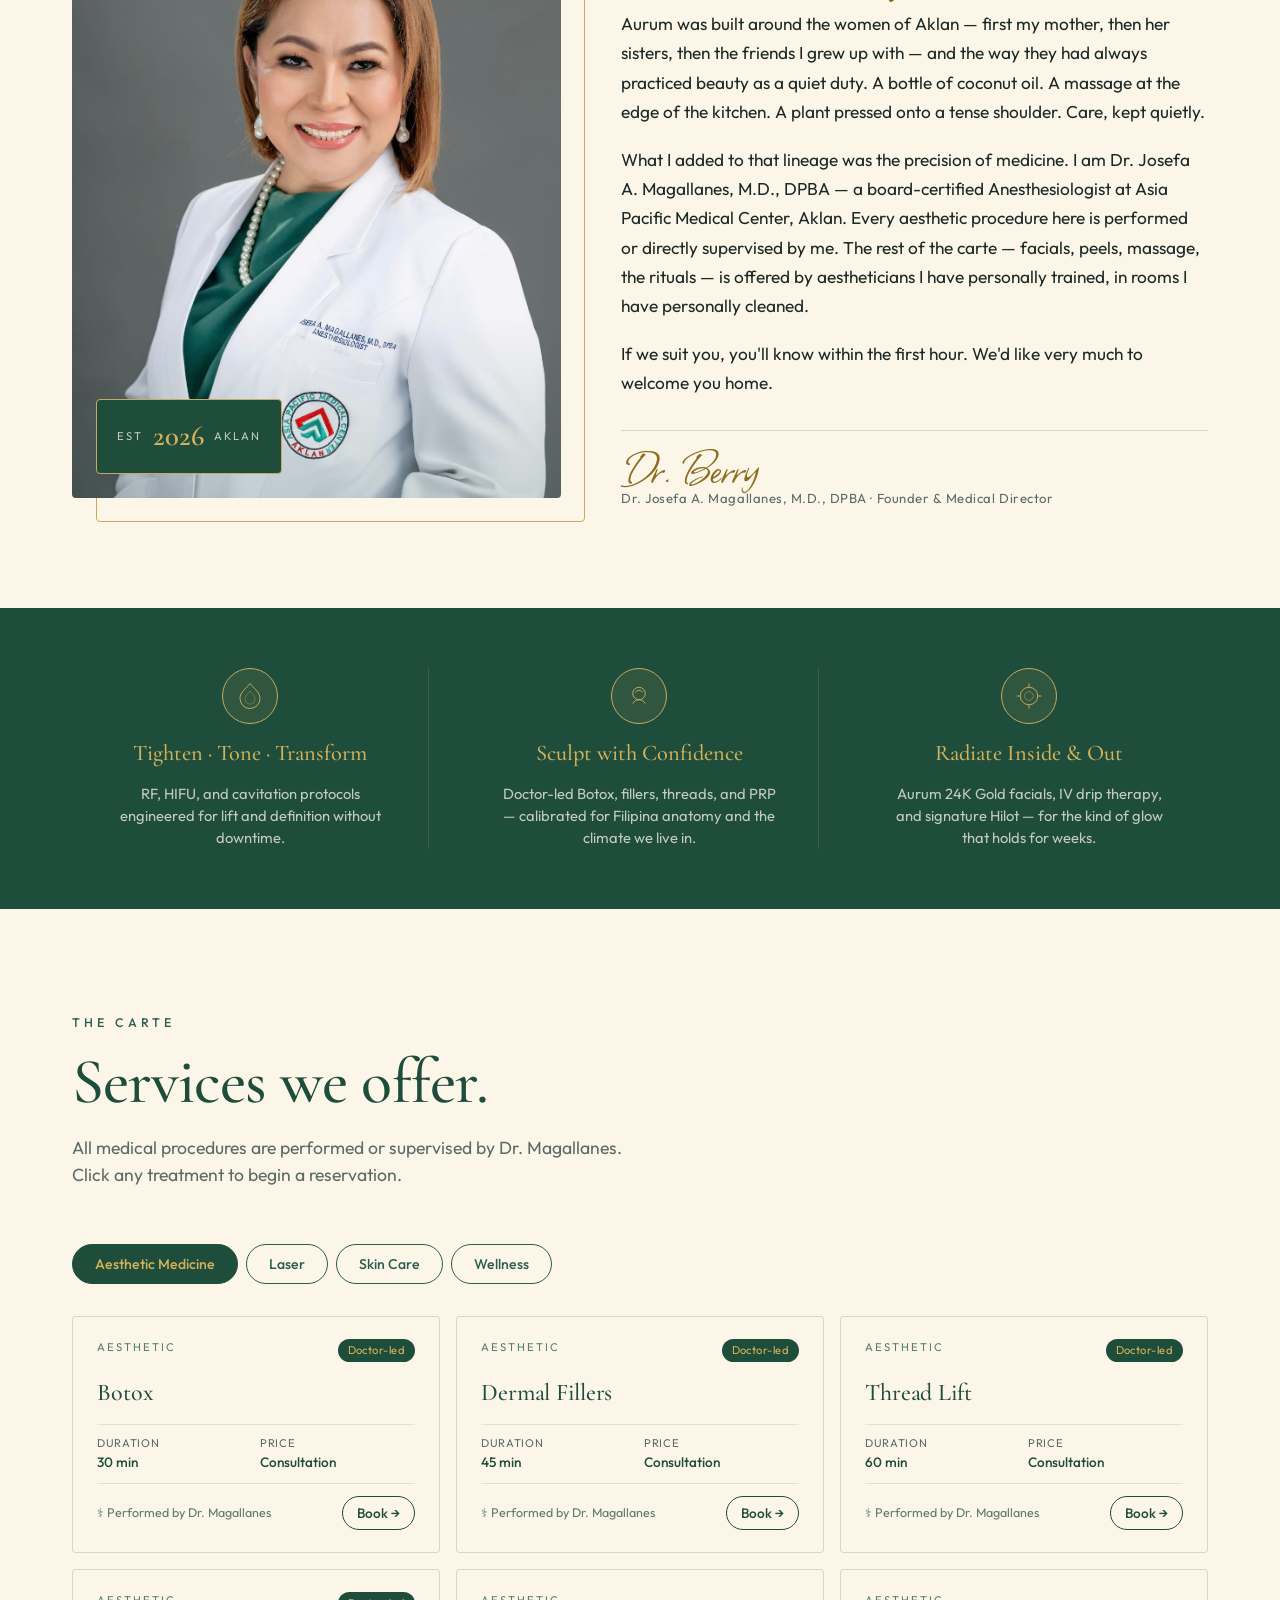
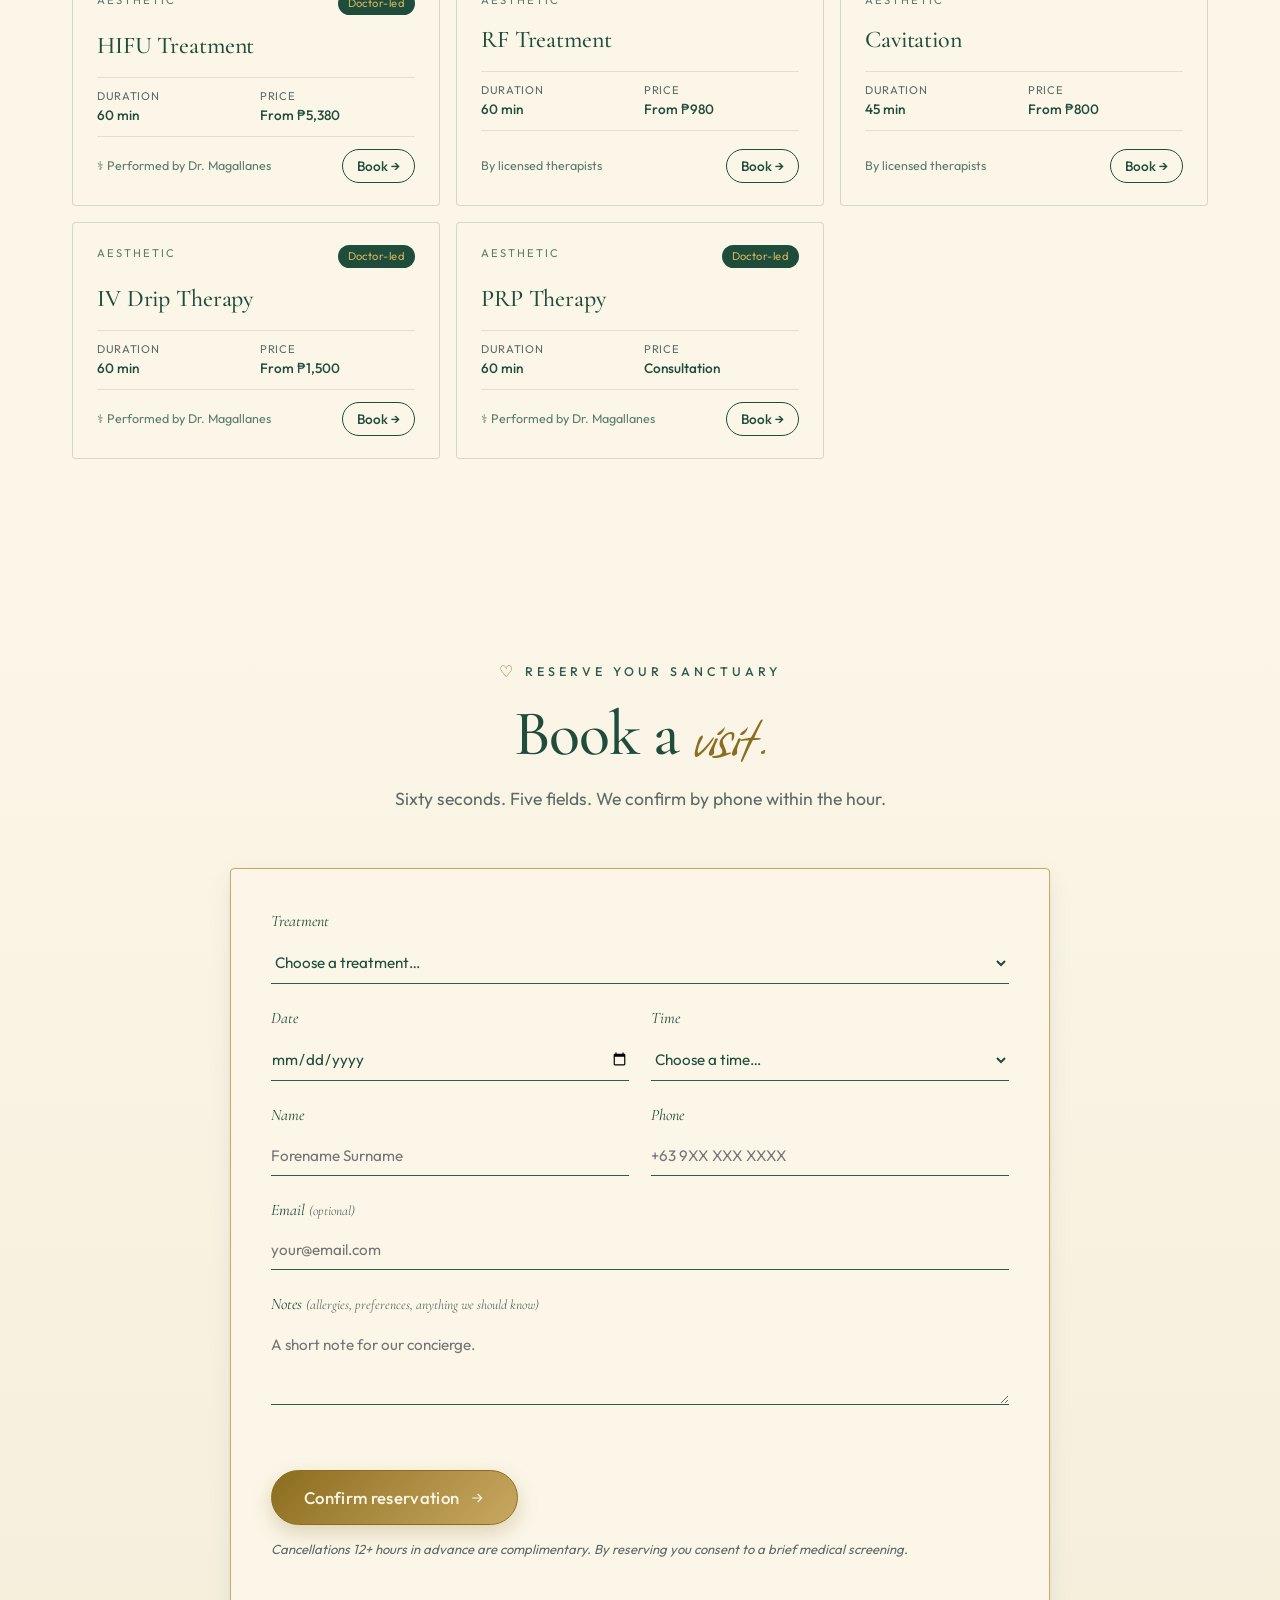
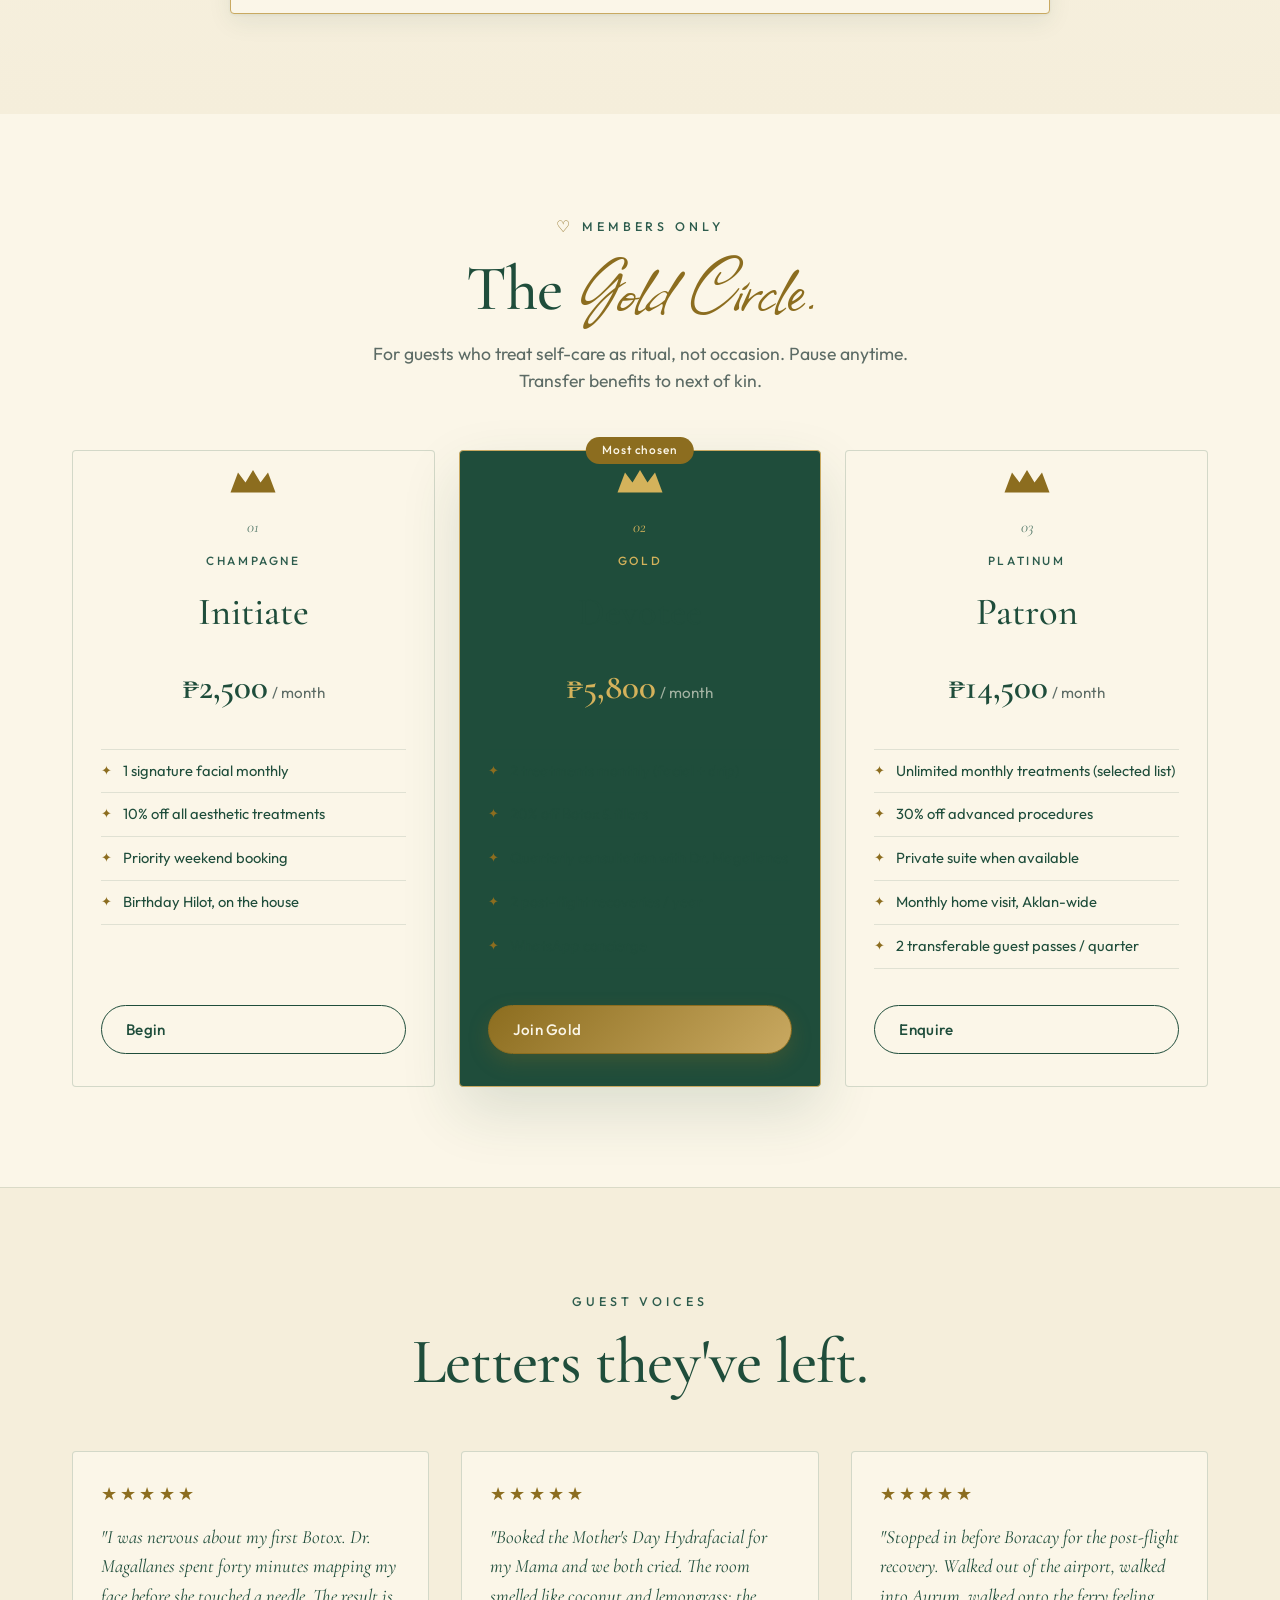
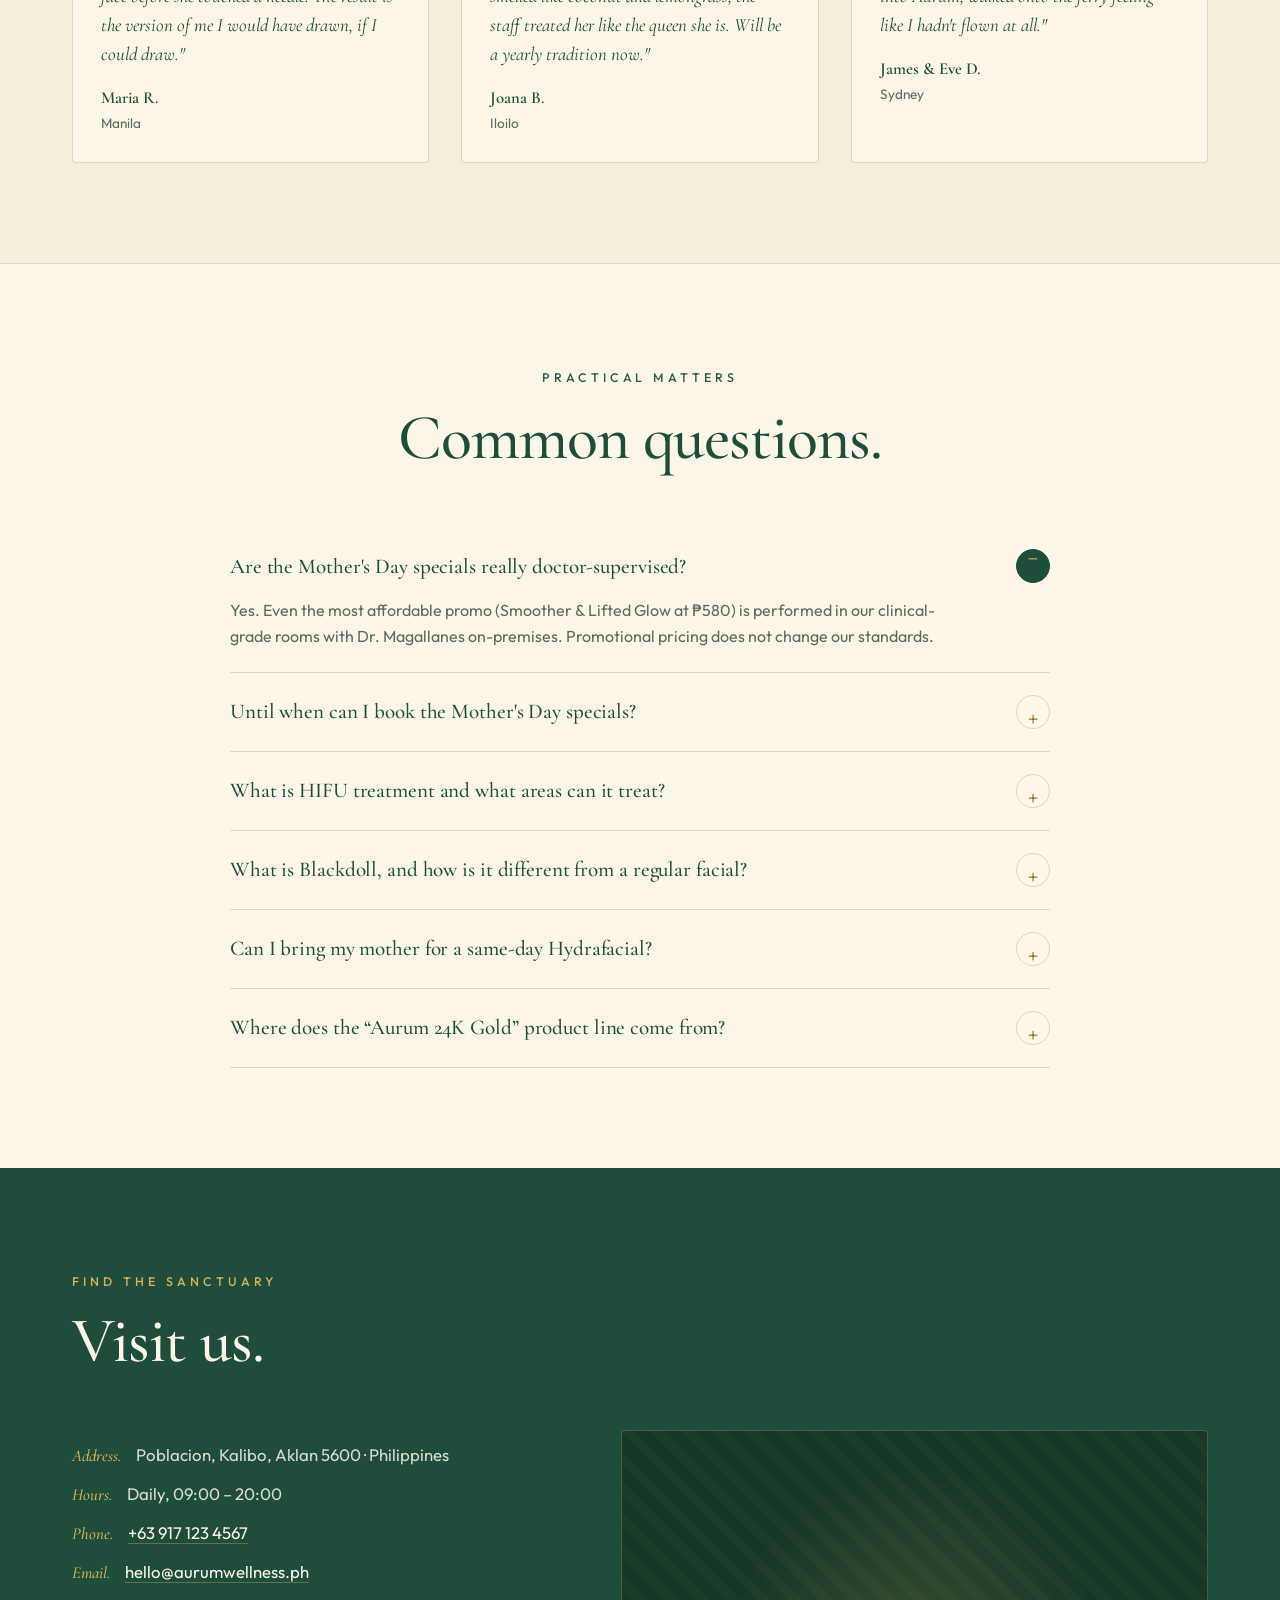
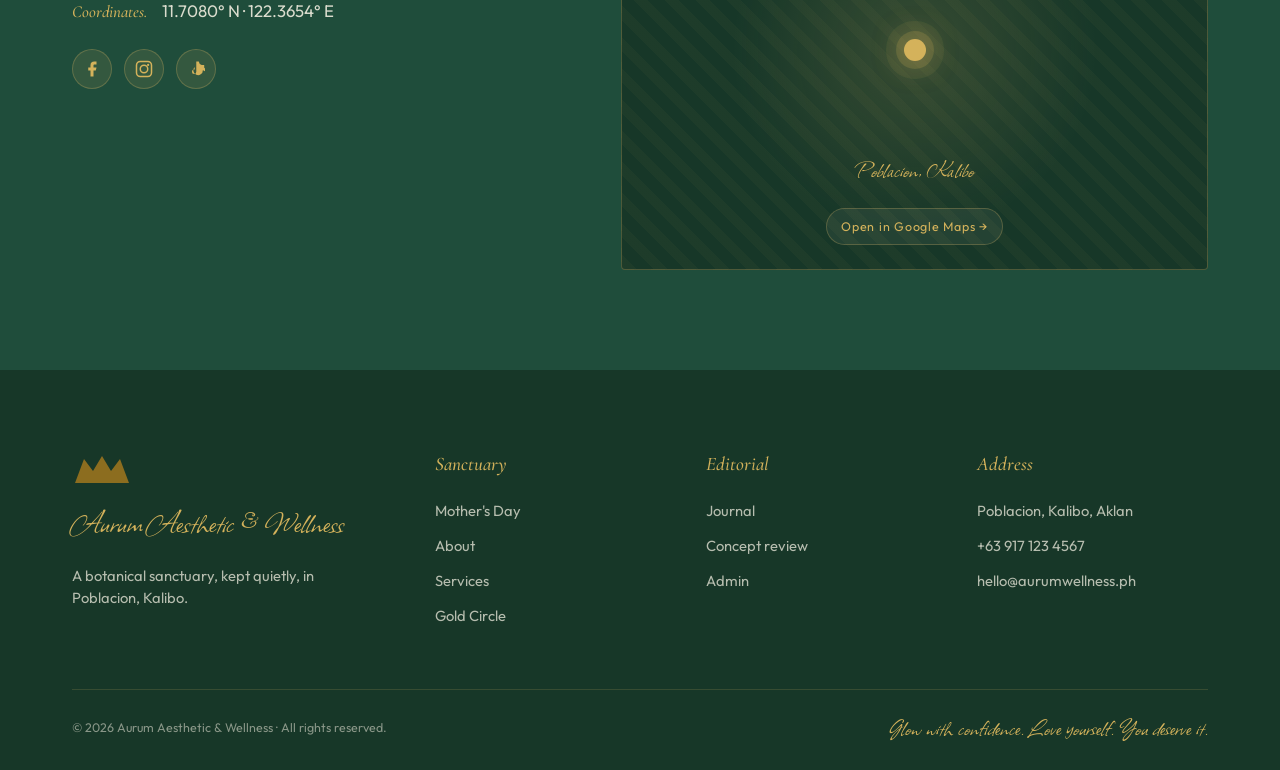
<file: iteration-4/index.html>
<!DOCTYPE html>
<html lang="en">
<head>
  <meta charset="UTF-8">
  <meta name="viewport" content="width=device-width, initial-scale=1.0">
  <title>Aurum Aesthetic & Wellness — A Sanctuary in Aklan | Botox · IV Drip · Hydrafacial · Hilot</title>
  <meta name="description" content="A botanical, doctor-led sanctuary in Poblacion, Kalibo, Aklan. Mother's Day specials on HIFU, RF, Aurum 24K Gold Hydrafacial, Diode underarm hair removal & Pico whitening. Book your sanctuary visit.">
  <meta name="keywords" content="aesthetic clinic Aklan, HIFU Kalibo, RF treatment Philippines, Aurum 24K Gold Hydrafacial, Diode hair removal Aklan, Pico whitening Aklan, mother's day spa Kalibo, Blackdoll carbon peel">
  <meta name="robots" content="index, follow, max-image-preview:large">
  <meta name="theme-color" content="#1F4D3B">
  <link rel="canonical" href="https://aurumwellness.ph/iteration-4/">

  <meta property="og:type" content="website">
  <meta property="og:title" content="Aurum — A Sanctuary in Aklan">
  <meta property="og:description" content="Botanical doctor-led aesthetic sanctuary in Kalibo, Aklan. Mother's Day specials live now.">
  <meta property="og:image" content="https://aurumwellness.ph/assets/promos/promo-3-timeless-glow.jpg">
  <meta property="og:url" content="https://aurumwellness.ph/iteration-4/">
  <meta property="og:site_name" content="Aurum Aesthetic & Wellness">
  <meta name="twitter:card" content="summary_large_image">

  <link rel="preconnect" href="https://fonts.googleapis.com">
  <link rel="preconnect" href="https://fonts.gstatic.com" crossorigin>
  <link href="https://fonts.googleapis.com/css2?family=Cormorant+Garamond:ital,wght@0,400;0,500;0,600;0,700;1,400;1,500;1,600&family=Allison&family=Outfit:wght@300;400;500;600&display=swap" rel="stylesheet">
  <link rel="stylesheet" href="styles.css">

  <script type="application/ld+json">
  {
    "@context": "https://schema.org",
    "@graph": [
      {
        "@type": "MedicalBusiness",
        "@id": "https://aurumwellness.ph/iteration-4/#business",
        "name": "Aurum Aesthetic & Wellness",
        "description": "A botanical, doctor-led aesthetic sanctuary in Poblacion, Kalibo, Aklan. Specialising in HIFU, RF, Aurum 24K Gold Hydrafacial, laser, IV drip therapy, and traditional Filipino Hilot.",
        "url": "https://aurumwellness.ph/",
        "logo": "https://aurumwellness.ph/assets/logo.jpg",
        "image": "https://aurumwellness.ph/assets/team/dr-magallanes.jpg",
        "priceRange": "₱₱-₱₱₱",
        "telephone": "+63-917-123-4567",
        "email": "hello@aurumwellness.ph",
        "address": {"@type":"PostalAddress","streetAddress":"Poblacion","addressLocality":"Kalibo","addressRegion":"Aklan","postalCode":"5600","addressCountry":"PH"},
        "geo": {"@type":"GeoCoordinates","latitude":"11.7080","longitude":"122.3654"},
        "openingHoursSpecification": [{"@type":"OpeningHoursSpecification","dayOfWeek":["Monday","Tuesday","Wednesday","Thursday","Friday","Saturday","Sunday"],"opens":"09:00","closes":"20:00"}],
        "aggregateRating": {"@type":"AggregateRating","ratingValue":"4.9","reviewCount":"127","bestRating":"5"},
        "founder": { "@type":"Physician", "name":"Dr. Josefa A. Magallanes", "honorificSuffix":"M.D., DPBA" }
      },
      {
        "@type": "OfferCatalog",
        "name": "Mother's Day Specials 2026",
        "itemListElement": [
          {"@type":"Offer","name":"Smooth Secrets for Super Moms","price":"1880","priceCurrency":"PHP","description":"Underarm glow-up for 2 persons including Diode hair removal and Pico whitening.","validThrough":"2026-05-20"},
          {"@type":"Offer","name":"Slim, Glow & Shine","price":"980","priceCurrency":"PHP","description":"RF Face/Arms/Abdomen with Cavitation, RF Vacuum, and RF Light Therapy. HIFU available from ₱5,380.","validThrough":"2026-05-20"},
          {"@type":"Offer","name":"Timeless Glow For Mom","price":"580","priceCurrency":"PHP","description":"Smoother & Lifted Glow, Hydra Timeless Anti-Aging, and Aurum Hydrafacial for 2 with 24K Gold Jelly Mask.","validThrough":"2026-05-20"}
        ]
      }
    ]
  }
  </script>
</head>
<body class="sn-body">

  <!-- Preloader · Lotus bloom -->
  <div class="sn-preloader" id="snPreloader">
    <div class="sn-preloader-inner">
      <svg class="sn-lotus" viewBox="0 0 200 200" width="160" height="160" fill="none" stroke="currentColor" stroke-width="1.4" stroke-linecap="round" stroke-linejoin="round" aria-hidden="true">
        <g class="sn-lotus-outer">
          <path class="sn-petal" style="--i:0" d="M100 100 Q80 65 100 28 Q120 65 100 100 Z"/>
          <path class="sn-petal" style="--i:1" d="M100 100 Q80 65 100 28 Q120 65 100 100 Z" transform="rotate(45 100 100)"/>
          <path class="sn-petal" style="--i:2" d="M100 100 Q80 65 100 28 Q120 65 100 100 Z" transform="rotate(90 100 100)"/>
          <path class="sn-petal" style="--i:3" d="M100 100 Q80 65 100 28 Q120 65 100 100 Z" transform="rotate(135 100 100)"/>
          <path class="sn-petal" style="--i:4" d="M100 100 Q80 65 100 28 Q120 65 100 100 Z" transform="rotate(180 100 100)"/>
          <path class="sn-petal" style="--i:5" d="M100 100 Q80 65 100 28 Q120 65 100 100 Z" transform="rotate(225 100 100)"/>
          <path class="sn-petal" style="--i:6" d="M100 100 Q80 65 100 28 Q120 65 100 100 Z" transform="rotate(270 100 100)"/>
          <path class="sn-petal" style="--i:7" d="M100 100 Q80 65 100 28 Q120 65 100 100 Z" transform="rotate(315 100 100)"/>
        </g>
        <g class="sn-lotus-inner">
          <path class="sn-petal sn-petal--inner" style="--i:8"  d="M100 100 Q88 78 100 58 Q112 78 100 100 Z" transform="rotate(22.5 100 100)"/>
          <path class="sn-petal sn-petal--inner" style="--i:9"  d="M100 100 Q88 78 100 58 Q112 78 100 100 Z" transform="rotate(82.5 100 100)"/>
          <path class="sn-petal sn-petal--inner" style="--i:10" d="M100 100 Q88 78 100 58 Q112 78 100 100 Z" transform="rotate(142.5 100 100)"/>
          <path class="sn-petal sn-petal--inner" style="--i:11" d="M100 100 Q88 78 100 58 Q112 78 100 100 Z" transform="rotate(202.5 100 100)"/>
          <path class="sn-petal sn-petal--inner" style="--i:12" d="M100 100 Q88 78 100 58 Q112 78 100 100 Z" transform="rotate(262.5 100 100)"/>
          <path class="sn-petal sn-petal--inner" style="--i:13" d="M100 100 Q88 78 100 58 Q112 78 100 100 Z" transform="rotate(322.5 100 100)"/>
        </g>
        <circle class="sn-lotus-center" cx="100" cy="100" r="4"/>
      </svg>
      <span class="sn-preloader-text">Aurum</span>
    </div>
  </div>

  <!-- Botanical canvas -->
  <div class="sn-leaves" aria-hidden="true">
    <svg class="sn-leaf sn-leaf--tl" viewBox="0 0 200 280" fill="none" stroke="currentColor" stroke-width="1.2"><path d="M100 30c-20 40-40 80-30 130 5 25 20 50 30 80 10-30 25-55 30-80 10-50-10-90-30-130z"/><path d="M100 60v200M85 100l15 12M70 130l30 18M55 165l45 22M70 200l30 14M85 230l15 8" opacity="0.5"/></svg>
    <svg class="sn-leaf sn-leaf--tr" viewBox="0 0 200 280" fill="none" stroke="currentColor" stroke-width="1.2"><path d="M100 30c-20 40-40 80-30 130 5 25 20 50 30 80 10-30 25-55 30-80 10-50-10-90-30-130z"/><path d="M100 60v200M85 100l15 12M70 130l30 18M55 165l45 22M70 200l30 14M85 230l15 8" opacity="0.5"/></svg>
    <svg class="sn-leaf sn-leaf--bl" viewBox="0 0 200 280" fill="none" stroke="currentColor" stroke-width="1.2"><path d="M100 30c-20 40-40 80-30 130 5 25 20 50 30 80 10-30 25-55 30-80 10-50-10-90-30-130z"/><path d="M100 60v200M85 100l15 12M70 130l30 18M55 165l45 22M70 200l30 14M85 230l15 8" opacity="0.5"/></svg>
    <svg class="sn-leaf sn-leaf--br" viewBox="0 0 200 280" fill="none" stroke="currentColor" stroke-width="1.2"><path d="M100 30c-20 40-40 80-30 130 5 25 20 50 30 80 10-30 25-55 30-80 10-50-10-90-30-130z"/><path d="M100 60v200M85 100l15 12M70 130l30 18M55 165l45 22M70 200l30 14M85 230l15 8" opacity="0.5"/></svg>
  </div>

  <!-- Header -->
  <header class="sn-header" id="snHeader">
    <div class="sn-header-inner">
      <a href="#" class="sn-brand">
        <span class="sn-crown" aria-hidden="true">
          <svg viewBox="0 0 40 24" fill="currentColor"><path d="M2 22 L8 6 L14 14 L20 4 L26 14 L32 6 L38 22 Z M2 22 L38 22"/><circle cx="8" cy="6" r="1.6"/><circle cx="20" cy="4" r="1.6"/><circle cx="32" cy="6" r="1.6"/></svg>
        </span>
        <div class="sn-brand-text">
          <span class="sn-brand-name">Aurum</span>
          <span class="sn-brand-sub">Aesthetic &amp; Wellness</span>
        </div>
      </a>
      <nav class="sn-nav">
        <a href="#promos">Specials</a>
        <a href="#about">About</a>
        <a href="#services">Services</a>
        <a href="#circle">Gold Circle</a>
        <a href="../journal/">Journal</a>
        <a href="#visit">Visit</a>
      </nav>
      <a href="#book" class="sn-cta">
        <span>Reserve</span>
        <svg viewBox="0 0 24 24" fill="none" stroke="currentColor" stroke-width="1.6" width="14" height="14"><path d="M5 12h14M13 6l6 6-6 6"/></svg>
      </a>
      <button class="sn-burger" id="snBurger" aria-label="Menu" aria-expanded="false">
        <span></span><span></span><span></span>
      </button>
    </div>
  </header>

  <!-- Hero -->
  <section class="sn-hero" id="top">
    <div class="sn-hero-inner">
      <div class="sn-hero-text">
        <p class="sn-eyebrow">
          <svg viewBox="0 0 40 24" class="sn-eyebrow-crown" aria-hidden="true"><path d="M2 22 L8 6 L14 14 L20 4 L26 14 L32 6 L38 22" fill="none" stroke="currentColor" stroke-width="1.5"/></svg>
          A Sanctuary in Aklan · Est. 2026
        </p>
        <h1 class="sn-hero-title">
          <span class="sn-hero-line">Where</span>
          <span class="sn-hero-script">timeless beauty</span>
          <span class="sn-hero-line sn-hero-line--big">begins.</span>
        </h1>
        <p class="sn-hero-deck">
          Doctor-led aesthetic care, traditional Filipino healing, and the kind of attentive hospitality your grandmother would have called <em>tender</em>. Botanical, ritualised, and nothing less than golden.
        </p>
        <div class="sn-hero-cta">
          <a href="#promos" class="sn-btn sn-btn--gold">
            <span>See Mother's Day Specials</span>
            <svg viewBox="0 0 24 24" fill="none" stroke="currentColor" stroke-width="1.6" width="14" height="14"><path d="M5 12h14M13 6l6 6-6 6"/></svg>
          </a>
          <a href="#book" class="sn-btn sn-btn--ghost">Reserve a visit</a>
        </div>
        <div class="sn-hero-strip">
          <div><strong>4.9</strong><span>average rating · 127 reviews</span></div>
          <div><strong>1,200<small>+</small></strong><span>treatments since 2026</span></div>
          <div><strong>09:00 – 20:00</strong><span>open daily, including Sunday</span></div>
        </div>
      </div>
      <div class="sn-hero-visual">
        <figure class="sn-hero-figure">
          <div class="sn-hero-photo" role="img" aria-label="A serene moment at Aurum Sanctuary"></div>
          <span class="sn-hero-laurel sn-hero-laurel--l" aria-hidden="true">
            <svg viewBox="0 0 60 200" fill="none" stroke="currentColor" stroke-width="1.2"><path d="M30 200V0M30 30c-10 0-18 6-18 14M30 50c-12 0-22 8-22 18M30 75c-14 0-26 10-26 22M30 105c-15 0-28 12-28 26M30 140c-14 0-26 12-26 26M30 175c-12 0-22 10-22 22"/></svg>
          </span>
          <span class="sn-hero-laurel sn-hero-laurel--r" aria-hidden="true">
            <svg viewBox="0 0 60 200" fill="none" stroke="currentColor" stroke-width="1.2"><path d="M30 200V0M30 30c10 0 18 6 18 14M30 50c12 0 22 8 22 18M30 75c14 0 26 10 26 22M30 105c15 0 28 12 28 26M30 140c14 0 26 12 26 26M30 175c12 0 22 10 22 22"/></svg>
          </span>
          <figcaption class="sn-hero-cap">
            <span class="sn-hero-cap-script">Welcome home.</span>
            <span class="sn-hero-cap-line">Poblacion, Kalibo · 11.7080° N</span>
          </figcaption>
        </figure>
      </div>
    </div>
  </section>

  <!-- Promotions -->
  <section class="sn-promos" id="promos">
    <div class="sn-container">
      <header class="sn-section-head sn-section-head--center">
        <p class="sn-eyebrow"><span class="sn-eyebrow-heart">♡</span> Mother's Day Specials · 2026</p>
        <h2 class="sn-section-title">For the women who built Aklan, and the ones who came home to it.</h2>
        <p class="sn-section-deck">Three limited collections, prepared in collaboration with our atelier. All offers valid through <strong>20 May 2026</strong>.</p>
      </header>

      <div class="sn-promos-grid" id="snPromosGrid">
        <!-- Filled by script.js using AurumStore.PROMOS -->
      </div>

      <p class="sn-promos-fineprint">
        Promotional bookings are confirmed by our concierge within the hour. Treatments remain subject to physician screening. Packages cannot be combined with Gold Circle member discounts.
      </p>
    </div>
  </section>

  <!-- About -->
  <section class="sn-about" id="about">
    <div class="sn-container sn-about-grid">
      <div class="sn-about-photo-wrap">
        <div class="sn-about-photo" role="img" aria-label="Dr. Josefa A. Magallanes, M.D., DPBA"></div>
        <div class="sn-about-frame" aria-hidden="true"></div>
        <div class="sn-about-stamp">
          <span class="sn-about-stamp-mono">EST</span>
          <strong>2026</strong>
          <span class="sn-about-stamp-mono">AKLAN</span>
        </div>
      </div>
      <div class="sn-about-text">
        <p class="sn-eyebrow">A Note from the Founder</p>
        <h2 class="sn-section-title">Care, kept <span class="sn-script">quietly.</span></h2>
        <p>Aurum was built around the women of Aklan — first my mother, then her sisters, then the friends I grew up with — and the way they had always practiced beauty as a quiet duty. A bottle of coconut oil. A massage at the edge of the kitchen. A plant pressed onto a tense shoulder. Care, kept quietly.</p>
        <p>What I added to that lineage was the precision of medicine. I am Dr. Josefa A. Magallanes, M.D., DPBA — a board-certified Anesthesiologist at Asia Pacific Medical Center, Aklan. Every aesthetic procedure here is performed or directly supervised by me. The rest of the carte — facials, peels, massage, the rituals — is offered by aestheticians I have personally trained, in rooms I have personally cleaned.</p>
        <p>If we suit you, you'll know within the first hour. We'd like very much to welcome you home.</p>
        <div class="sn-about-sign">
          <span class="sn-script">Dr. Berry</span>
          <span class="sn-about-sign-cred">Dr. Josefa A. Magallanes, M.D., DPBA · Founder &amp; Medical Director</span>
        </div>
      </div>
    </div>
  </section>

  <!-- Pillars -->
  <section class="sn-pillars">
    <div class="sn-container">
      <div class="sn-pillars-grid">
        <article class="sn-pillar">
          <span class="sn-pillar-icon" aria-hidden="true">
            <svg viewBox="0 0 48 48" fill="none" stroke="currentColor" stroke-width="1.4"><path d="M24 4C18 12 8 18 8 28a16 16 0 0032 0c0-10-10-16-16-24z"/><path d="M24 16c-3 4-8 7-8 13a8 8 0 0016 0c0-6-5-9-8-13z" opacity="0.4"/></svg>
          </span>
          <h3>Tighten · Tone · Transform</h3>
          <p>RF, HIFU, and cavitation protocols engineered for lift and definition without downtime.</p>
        </article>
        <article class="sn-pillar">
          <span class="sn-pillar-icon" aria-hidden="true">
            <svg viewBox="0 0 48 48" fill="none" stroke="currentColor" stroke-width="1.4"><circle cx="24" cy="20" r="10"/><path d="M14 36c2-4 6-6 10-6s8 2 10 6"/><path d="M18 18c2-2 4-3 6-3s4 1 6 3"/></svg>
          </span>
          <h3>Sculpt with Confidence</h3>
          <p>Doctor-led Botox, fillers, threads, and PRP — calibrated for Filipina anatomy and the climate we live in.</p>
        </article>
        <article class="sn-pillar">
          <span class="sn-pillar-icon" aria-hidden="true">
            <svg viewBox="0 0 48 48" fill="none" stroke="currentColor" stroke-width="1.4"><circle cx="24" cy="24" r="14"/><circle cx="24" cy="24" r="7" opacity="0.5"/><path d="M24 4v6M24 38v6M4 24h6M38 24h6"/></svg>
          </span>
          <h3>Radiate Inside &amp; Out</h3>
          <p>Aurum 24K Gold facials, IV drip therapy, and signature Hilot — for the kind of glow that holds for weeks.</p>
        </article>
      </div>
    </div>
  </section>

  <!-- Services -->
  <section class="sn-services" id="services">
    <div class="sn-container">
      <header class="sn-section-head">
        <p class="sn-eyebrow">The Carte</p>
        <h2 class="sn-section-title">Services we offer.</h2>
        <p class="sn-section-deck">All medical procedures are performed or supervised by Dr. Magallanes. Click any treatment to begin a reservation.</p>
      </header>

      <div class="sn-cat-tabs" role="tablist">
        <button class="sn-cat-tab active" data-cat="Aesthetic">Aesthetic Medicine</button>
        <button class="sn-cat-tab" data-cat="Laser">Laser</button>
        <button class="sn-cat-tab" data-cat="Skin Care">Skin Care</button>
        <button class="sn-cat-tab" data-cat="Wellness">Wellness</button>
      </div>

      <div class="sn-services-grid" id="snServicesGrid"></div>
    </div>
  </section>

  <!-- Booking -->
  <section class="sn-book" id="book">
    <div class="sn-container">
      <header class="sn-section-head sn-section-head--center">
        <p class="sn-eyebrow"><span class="sn-eyebrow-heart">♡</span> Reserve your sanctuary</p>
        <h2 class="sn-section-title">Book a <span class="sn-script">visit.</span></h2>
        <p class="sn-section-deck">Sixty seconds. Five fields. We confirm by phone within the hour.</p>
      </header>

      <form class="sn-form" id="snForm" novalidate>
        <div class="sn-form-grid">
          <label class="sn-field sn-field--full">
            <span>Treatment</span>
            <select id="snService" required>
              <option value="">Choose a treatment…</option>
            </select>
          </label>
          <label class="sn-field">
            <span>Date</span>
            <input type="date" id="snDate" required>
          </label>
          <label class="sn-field">
            <span>Time</span>
            <select id="snTime" required>
              <option value="">Choose a time…</option>
            </select>
          </label>
          <label class="sn-field">
            <span>Name</span>
            <input type="text" id="snName" placeholder="Forename Surname" required>
          </label>
          <label class="sn-field">
            <span>Phone</span>
            <input type="tel" id="snPhone" placeholder="+63 9XX XXX XXXX" required>
          </label>
          <label class="sn-field sn-field--full">
            <span>Email <em>(optional)</em></span>
            <input type="email" id="snEmail" placeholder="your@email.com">
          </label>
          <label class="sn-field sn-field--full">
            <span>Notes <em>(allergies, preferences, anything we should know)</em></span>
            <textarea id="snNotes" rows="3" placeholder="A short note for our concierge."></textarea>
          </label>
        </div>
        <p class="sn-form-error" id="snFormError" role="alert"></p>
        <button type="submit" class="sn-btn sn-btn--gold sn-btn--lg sn-form-submit">
          <span>Confirm reservation</span>
          <svg viewBox="0 0 24 24" fill="none" stroke="currentColor" stroke-width="1.6" width="16" height="16"><path d="M5 12h14M13 6l6 6-6 6"/></svg>
        </button>
        <p class="sn-form-fine">Cancellations 12+ hours in advance are complimentary. By reserving you consent to a brief medical screening.</p>
      </form>
    </div>
  </section>

  <!-- Gold Circle -->
  <section class="sn-circle" id="circle">
    <div class="sn-container">
      <header class="sn-section-head sn-section-head--center">
        <p class="sn-eyebrow"><span class="sn-eyebrow-heart">♡</span> Members Only</p>
        <h2 class="sn-section-title">The <span class="sn-script">Gold Circle.</span></h2>
        <p class="sn-section-deck">For guests who treat self-care as ritual, not occasion. Pause anytime. Transfer benefits to next of kin.</p>
      </header>
      <div class="sn-tier-grid">
        <article class="sn-tier">
          <span class="sn-tier-crown" aria-hidden="true">
            <svg viewBox="0 0 40 24" fill="currentColor"><path d="M2 22 L8 6 L14 14 L20 4 L26 14 L32 6 L38 22 Z"/></svg>
          </span>
          <span class="sn-tier-no">01</span>
          <span class="sn-tier-tier">Champagne</span>
          <h3>Initiate</h3>
          <p class="sn-tier-price"><strong>₱2,500</strong><span>/ month</span></p>
          <ul>
            <li>1 signature facial monthly</li>
            <li>10% off all aesthetic treatments</li>
            <li>Priority weekend booking</li>
            <li>Birthday Hilot, on the house</li>
          </ul>
          <a href="#book" class="sn-btn sn-btn--ghost">Begin</a>
        </article>
        <article class="sn-tier sn-tier--feat">
          <span class="sn-tier-flag">Most chosen</span>
          <span class="sn-tier-crown" aria-hidden="true">
            <svg viewBox="0 0 40 24" fill="currentColor"><path d="M2 22 L8 6 L14 14 L20 4 L26 14 L32 6 L38 22 Z"/></svg>
          </span>
          <span class="sn-tier-no">02</span>
          <span class="sn-tier-tier">Gold</span>
          <h3>Devotee</h3>
          <p class="sn-tier-price"><strong>₱5,800</strong><span>/ month</span></p>
          <ul>
            <li>2 treatments monthly (facial + drip)</li>
            <li>20% off Botox &amp; fillers</li>
            <li>Quarterly consultation with Dr. Magallanes</li>
            <li>2 post-flight recoveries / year</li>
            <li>WhatsApp concierge</li>
          </ul>
          <a href="#book" class="sn-btn sn-btn--gold">Join Gold</a>
        </article>
        <article class="sn-tier">
          <span class="sn-tier-crown" aria-hidden="true">
            <svg viewBox="0 0 40 24" fill="currentColor"><path d="M2 22 L8 6 L14 14 L20 4 L26 14 L32 6 L38 22 Z"/></svg>
          </span>
          <span class="sn-tier-no">03</span>
          <span class="sn-tier-tier">Platinum</span>
          <h3>Patron</h3>
          <p class="sn-tier-price"><strong>₱14,500</strong><span>/ month</span></p>
          <ul>
            <li>Unlimited monthly treatments (selected list)</li>
            <li>30% off advanced procedures</li>
            <li>Private suite when available</li>
            <li>Monthly home visit, Aklan-wide</li>
            <li>2 transferable guest passes / quarter</li>
          </ul>
          <a href="#visit" class="sn-btn sn-btn--ghost">Enquire</a>
        </article>
      </div>
    </div>
  </section>

  <!-- Reviews -->
  <section class="sn-reviews">
    <div class="sn-container">
      <header class="sn-section-head sn-section-head--center">
        <p class="sn-eyebrow">Guest Voices</p>
        <h2 class="sn-section-title">Letters they've left.</h2>
      </header>
      <div class="sn-reviews-grid">
        <figure>
          <div class="sn-stars">★★★★★</div>
          <blockquote>"I was nervous about my first Botox. Dr. Magallanes spent forty minutes mapping my face before she touched a needle. The result is the version of me I would have drawn, if I could draw."</blockquote>
          <figcaption><strong>Maria R.</strong><span>Manila</span></figcaption>
        </figure>
        <figure>
          <div class="sn-stars">★★★★★</div>
          <blockquote>"Booked the Mother's Day Hydrafacial for my Mama and we both cried. The room smelled like coconut and lemongrass; the staff treated her like the queen she is. Will be a yearly tradition now."</blockquote>
          <figcaption><strong>Joana B.</strong><span>Iloilo</span></figcaption>
        </figure>
        <figure>
          <div class="sn-stars">★★★★★</div>
          <blockquote>"Stopped in before Boracay for the post-flight recovery. Walked out of the airport, walked into Aurum, walked onto the ferry feeling like I hadn't flown at all."</blockquote>
          <figcaption><strong>James &amp; Eve D.</strong><span>Sydney</span></figcaption>
        </figure>
      </div>
    </div>
  </section>

  <!-- FAQ -->
  <section class="sn-faq">
    <div class="sn-container">
      <header class="sn-section-head sn-section-head--center">
        <p class="sn-eyebrow">Practical Matters</p>
        <h2 class="sn-section-title">Common questions.</h2>
      </header>
      <div class="sn-faq-list">
        <details open>
          <summary>Are the Mother's Day specials really doctor-supervised?</summary>
          <p>Yes. Even the most affordable promo (Smoother &amp; Lifted Glow at ₱580) is performed in our clinical-grade rooms with Dr. Magallanes on-premises. Promotional pricing does not change our standards.</p>
        </details>
        <details>
          <summary>Until when can I book the Mother's Day specials?</summary>
          <p>The promotional pricing is valid through <strong>20 May 2026</strong>. Treatments themselves can be redeemed any time within 90 days of purchase, so you can gift now and book the visit later.</p>
        </details>
        <details>
          <summary>What is HIFU treatment and what areas can it treat?</summary>
          <p>HIFU (High-Intensity Focused Ultrasound) is a non-invasive lift, working at the SMAS layer — the same layer surgeons tighten in a face-lift. Treatable areas include lower face, jawline, neck, brow, and abdomen. From ₱5,380 per area; ₱8,880 for full-face. A 10 ml Aurum Blue Peptide Serum is included.</p>
        </details>
        <details>
          <summary>What is Blackdoll, and how is it different from a regular facial?</summary>
          <p>Blackdoll is a Carbon Laser Peel — a fine layer of carbon is applied to the skin, then targeted by a Q-switched laser. It exfoliates, brightens, tightens pores, and reduces oiliness in a single session. Especially loved by guests with combination/oily skin.</p>
        </details>
        <details>
          <summary>Can I bring my mother for a same-day Hydrafacial?</summary>
          <p>Yes. Same-day Hydrafacial bookings (including the Aurum Hydrafacial for 2 with 24K Gold mask) are usually available. Please call ahead so we can hold a paired room if you'd like to be treated side-by-side.</p>
        </details>
        <details>
          <summary>Where does the &ldquo;Aurum 24K Gold&rdquo; product line come from?</summary>
          <p>It is our in-house formulation, produced in small batches by a partner laboratory in Manila, made specifically for our facials. The 24K Gold Serum and Jelly Mask are not sold separately — they're included in our Aurum Hydrafacial and select promotions.</p>
        </details>
      </div>
    </div>
  </section>

  <!-- Visit -->
  <section class="sn-visit" id="visit">
    <div class="sn-container">
      <header class="sn-section-head">
        <p class="sn-eyebrow">Find the Sanctuary</p>
        <h2 class="sn-section-title">Visit us.</h2>
      </header>
      <div class="sn-visit-grid">
        <div>
          <p class="sn-visit-line"><strong>Address.</strong> Poblacion, Kalibo, Aklan 5600 · Philippines</p>
          <p class="sn-visit-line"><strong>Hours.</strong> Daily, 09:00 – 20:00</p>
          <p class="sn-visit-line"><strong>Phone.</strong> <a href="tel:+639171234567">+63 917 123 4567</a></p>
          <p class="sn-visit-line"><strong>Email.</strong> <a href="mailto:hello@aurumwellness.ph">hello@aurumwellness.ph</a></p>
          <p class="sn-visit-line"><strong>Coordinates.</strong> 11.7080° N · 122.3654° E</p>

          <div class="sn-visit-social">
            <a href="https://facebook.com/aurumwellness.ph" aria-label="Facebook"><svg viewBox="0 0 24 24" fill="currentColor"><path d="M18 2h-3a5 5 0 00-5 5v3H7v4h3v8h4v-8h3l1-4h-4V7a1 1 0 011-1h3z"/></svg></a>
            <a href="https://instagram.com/aurumwellness.ph" aria-label="Instagram"><svg viewBox="0 0 24 24" fill="none" stroke="currentColor" stroke-width="2"><rect x="2" y="2" width="20" height="20" rx="5"/><circle cx="12" cy="12" r="5"/><circle cx="17.5" cy="6.5" r="1.5" fill="currentColor" stroke="none"/></svg></a>
            <a href="https://tiktok.com/@aurumwellness.ph" aria-label="TikTok"><svg viewBox="0 0 24 24" fill="currentColor"><path d="M19.59 6.69a4.83 4.83 0 01-3.77-4.25V2h-3.45v13.67a2.89 2.89 0 11-2.89-2.89c.28 0 .54.04.79.1v-3.5a6.34 6.34 0 1010.86 4.46V13.2a8.19 8.19 0 005.58 2.18V12a4.84 4.84 0 01-3.77-1.54V6.69h3.77z"/></svg></a>
          </div>
        </div>
        <div class="sn-visit-map">
          <span class="sn-visit-pin"></span>
          <span class="sn-visit-pin-label">Poblacion, Kalibo</span>
          <a href="https://maps.google.com/?q=Poblacion,Kalibo,Aklan,Philippines" target="_blank" rel="noopener" class="sn-visit-link">Open in Google Maps →</a>
        </div>
      </div>
    </div>
  </section>

  <!-- Footer -->
  <footer class="sn-foot">
    <div class="sn-container">
      <div class="sn-foot-grid">
        <div>
          <span class="sn-crown sn-crown--lg" aria-hidden="true"><svg viewBox="0 0 40 24" fill="currentColor"><path d="M2 22 L8 6 L14 14 L20 4 L26 14 L32 6 L38 22 Z"/></svg></span>
          <p class="sn-foot-blurb"><span class="sn-script">Aurum Aesthetic &amp; Wellness</span><br>A botanical sanctuary, kept quietly, in Poblacion, Kalibo.</p>
        </div>
        <div>
          <h5>Sanctuary</h5>
          <a href="#promos">Mother's Day</a>
          <a href="#about">About</a>
          <a href="#services">Services</a>
          <a href="#circle">Gold Circle</a>
        </div>
        <div>
          <h5>Editorial</h5>
          <a href="../journal/">Journal</a>
          <a href="../">Concept review</a>
          <a href="../admin/">Admin</a>
        </div>
        <div>
          <h5>Address</h5>
          <a href="https://maps.google.com/?q=Poblacion,Kalibo,Aklan,Philippines">Poblacion, Kalibo, Aklan</a>
          <a href="tel:+639171234567">+63 917 123 4567</a>
          <a href="mailto:hello@aurumwellness.ph">hello@aurumwellness.ph</a>
        </div>
      </div>
      <div class="sn-foot-end">
        <span>© 2026 Aurum Aesthetic &amp; Wellness · All rights reserved.</span>
        <span class="sn-script">Glow with confidence. Love yourself. You deserve it.</span>
      </div>
    </div>
  </footer>

  <!-- Modal -->
  <div class="sn-modal" id="snModal" aria-hidden="true">
    <div class="sn-modal-overlay"></div>
    <div class="sn-modal-card">
      <span class="sn-modal-crown" aria-hidden="true">
        <svg viewBox="0 0 40 24" fill="currentColor"><path d="M2 22 L8 6 L14 14 L20 4 L26 14 L32 6 L38 22 Z"/></svg>
      </span>
      <p class="sn-eyebrow"><span class="sn-eyebrow-heart">♡</span> Reservation confirmed</p>
      <h3 class="sn-section-title">Welcome <span class="sn-script">home.</span></h3>
      <p>Your reservation is logged. Our concierge will phone within the hour.</p>
      <div class="sn-modal-details" id="snModalDetails"></div>
      <button class="sn-btn sn-btn--gold" id="snModalClose">Close</button>
    </div>
  </div>

  <script src="../shared/booking-store.js"></script>
  <script src="script.js"></script>
</body>
</html>
</file>
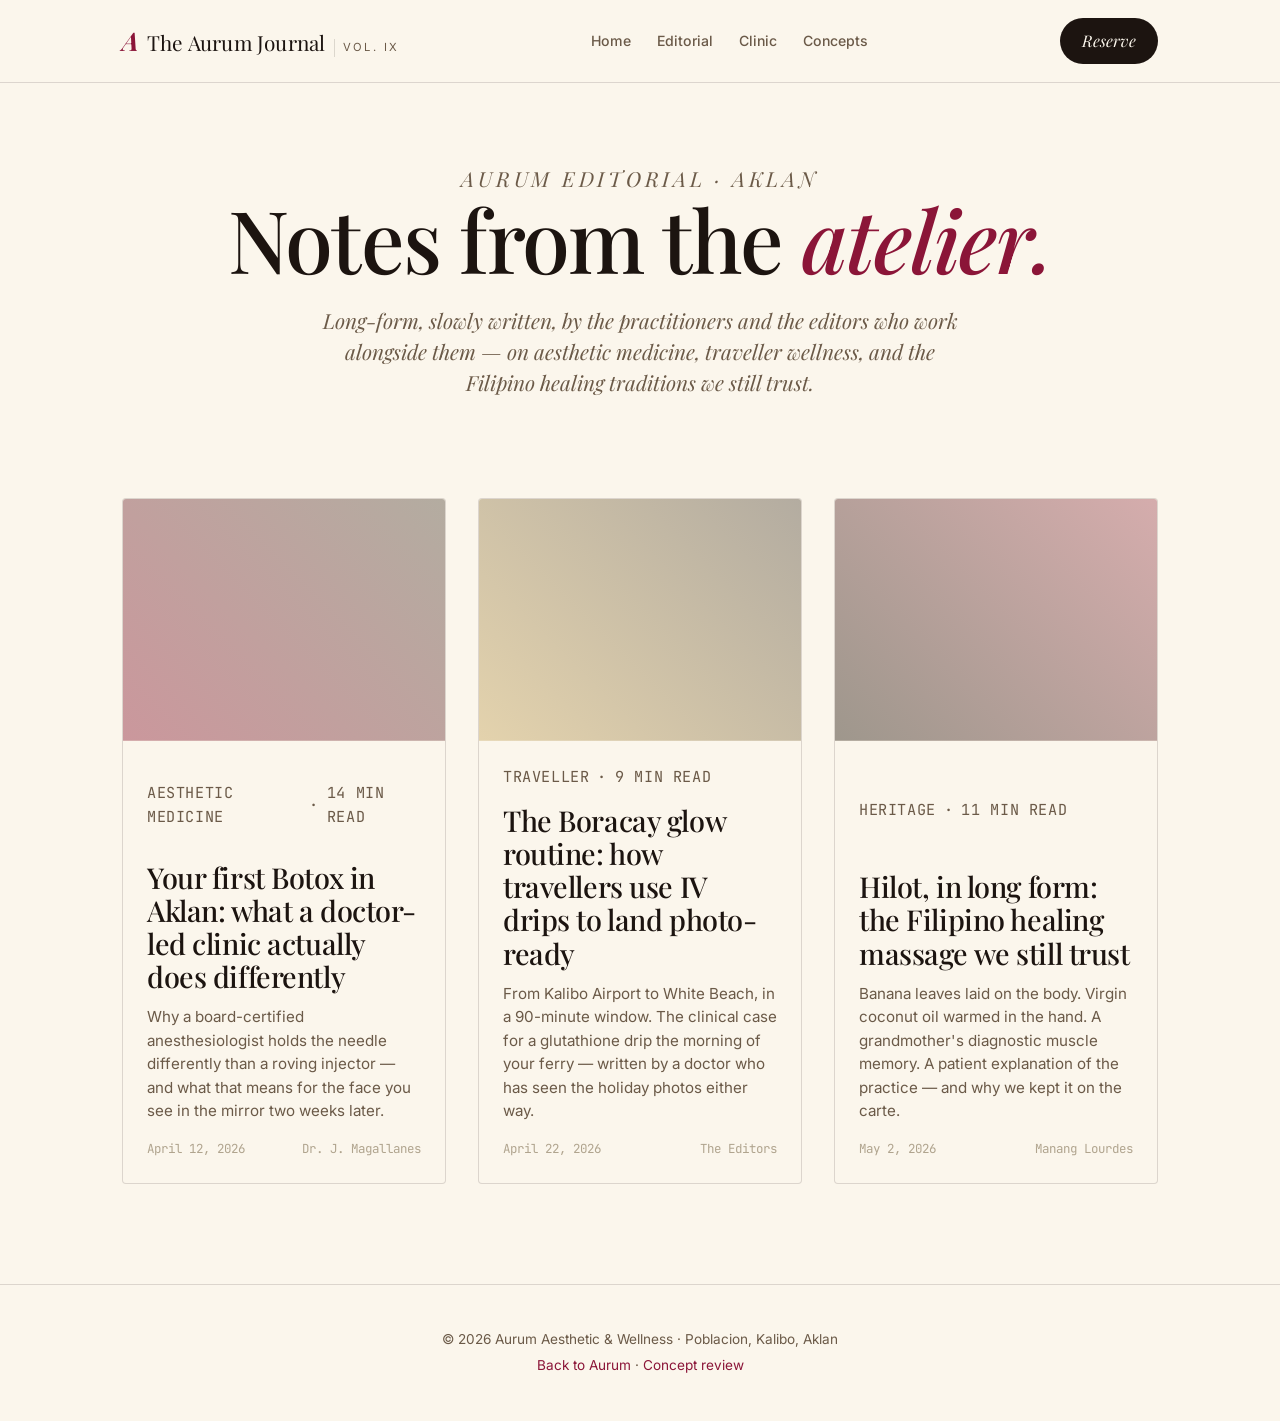
<file: journal/index.html>
<!DOCTYPE html>
<html lang="en">
<head>
  <meta charset="UTF-8">
  <meta name="viewport" content="width=device-width, initial-scale=1.0">
  <title>The Aurum Journal — Notes on Doctor-Led Aesthetics, Wellness & Filipino Healing</title>
  <meta name="description" content="The editorial journal of Aurum Aesthetic & Wellness — long-form notes on aesthetic medicine, doctor-led care, traveller wellness, and Filipino healing traditions, written from Kalibo, Aklan.">
  <meta name="keywords" content="aesthetic medicine blog Philippines, Botox guide Aklan, IV drip Boracay traveller, Hilot Filipino healing, doctor-led aesthetic clinic blog, aesthetic journal Aklan">
  <link rel="canonical" href="https://aurumwellness.ph/journal/">
  <meta property="og:type" content="website">
  <meta property="og:title" content="The Aurum Journal">
  <meta property="og:description" content="Long-form notes on doctor-led aesthetics and Filipino healing, from Kalibo, Aklan.">
  <meta name="theme-color" content="#8B1538">

  <link rel="preconnect" href="https://fonts.googleapis.com">
  <link rel="preconnect" href="https://fonts.gstatic.com" crossorigin>
  <link href="https://fonts.googleapis.com/css2?family=Playfair+Display:ital,wght@0,400;0,500;0,600;0,700;1,400;1,500&family=Inter:wght@300;400;500;600&family=JetBrains+Mono:wght@400;500&display=swap" rel="stylesheet">
  <link rel="stylesheet" href="styles.css">

  <script type="application/ld+json">
  {
    "@context": "https://schema.org",
    "@type": "Blog",
    "@id": "https://aurumwellness.ph/journal/#blog",
    "name": "The Aurum Journal",
    "description": "Long-form editorial on doctor-led aesthetics, traveller wellness, and Filipino healing.",
    "url": "https://aurumwellness.ph/journal/",
    "publisher": {
      "@type": "MedicalBusiness",
      "name": "Aurum Aesthetic & Wellness",
      "url": "https://aurumwellness.ph/"
    },
    "blogPost": [
      {
        "@type": "BlogPosting",
        "url": "https://aurumwellness.ph/journal/botox-aklan-doctor-led.html",
        "headline": "Your first Botox in Aklan: what a doctor-led clinic actually does differently",
        "datePublished": "2026-04-12"
      },
      {
        "@type": "BlogPosting",
        "url": "https://aurumwellness.ph/journal/iv-drip-traveler-glow.html",
        "headline": "The Boracay glow routine: how travellers use IV drips to land photo-ready",
        "datePublished": "2026-04-22"
      },
      {
        "@type": "BlogPosting",
        "url": "https://aurumwellness.ph/journal/hilot-filipino-healing.html",
        "headline": "Hilot, in long form: the Filipino healing massage we still trust",
        "datePublished": "2026-05-02"
      }
    ]
  }
  </script>
</head>
<body class="jr-body">

  <header class="jr-header">
    <div class="jr-header-inner">
      <a href="../" class="jr-brand">
        <span class="jr-brand-mark">A</span>
        <span class="jr-brand-name">The Aurum Journal</span>
        <span class="jr-brand-sub">Vol. IX</span>
      </a>
      <nav class="jr-nav">
        <a href="../">Home</a>
        <a href="../iteration-2/">Editorial</a>
        <a href="../iteration-3/">Clinic</a>
        <a href="../">Concepts</a>
      </nav>
      <a href="../#booking" class="jr-cta">Reserve</a>
    </div>
  </header>

  <section class="jr-hero">
    <p class="jr-eyebrow">Aurum Editorial · Aklan</p>
    <h1>Notes from the <em>atelier.</em></h1>
    <p>Long-form, slowly written, by the practitioners and the editors who work alongside them — on aesthetic medicine, traveller wellness, and the Filipino healing traditions we still trust.</p>
  </section>

  <section class="jr-grid">
    <a href="botox-aklan-doctor-led.html" class="jr-card">
      <div class="jr-card-img jr-card-img--1"></div>
      <div class="jr-card-body">
        <p class="jr-card-meta"><span>Aesthetic Medicine</span> · <span>14 min read</span></p>
        <h2>Your first Botox in Aklan: what a doctor-led clinic actually does differently</h2>
        <p>Why a board-certified anesthesiologist holds the needle differently than a roving injector — and what that means for the face you see in the mirror two weeks later.</p>
        <div class="jr-card-foot"><span>April 12, 2026</span><span>Dr. J. Magallanes</span></div>
      </div>
    </a>

    <a href="iv-drip-traveler-glow.html" class="jr-card">
      <div class="jr-card-img jr-card-img--2"></div>
      <div class="jr-card-body">
        <p class="jr-card-meta"><span>Traveller</span> · <span>9 min read</span></p>
        <h2>The Boracay glow routine: how travellers use IV drips to land photo-ready</h2>
        <p>From Kalibo Airport to White Beach, in a 90-minute window. The clinical case for a glutathione drip the morning of your ferry — written by a doctor who has seen the holiday photos either way.</p>
        <div class="jr-card-foot"><span>April 22, 2026</span><span>The Editors</span></div>
      </div>
    </a>

    <a href="hilot-filipino-healing.html" class="jr-card">
      <div class="jr-card-img jr-card-img--3"></div>
      <div class="jr-card-body">
        <p class="jr-card-meta"><span>Heritage</span> · <span>11 min read</span></p>
        <h2>Hilot, in long form: the Filipino healing massage we still trust</h2>
        <p>Banana leaves laid on the body. Virgin coconut oil warmed in the hand. A grandmother's diagnostic muscle memory. A patient explanation of the practice — and why we kept it on the carte.</p>
        <div class="jr-card-foot"><span>May 2, 2026</span><span>Manang Lourdes</span></div>
      </div>
    </a>
  </section>

  <footer class="jr-foot">
    <p>© 2026 Aurum Aesthetic &amp; Wellness · Poblacion, Kalibo, Aklan</p>
    <p><a href="../">Back to Aurum</a> · <a href="../">Concept review</a></p>
  </footer>
</body>
</html>
</file>
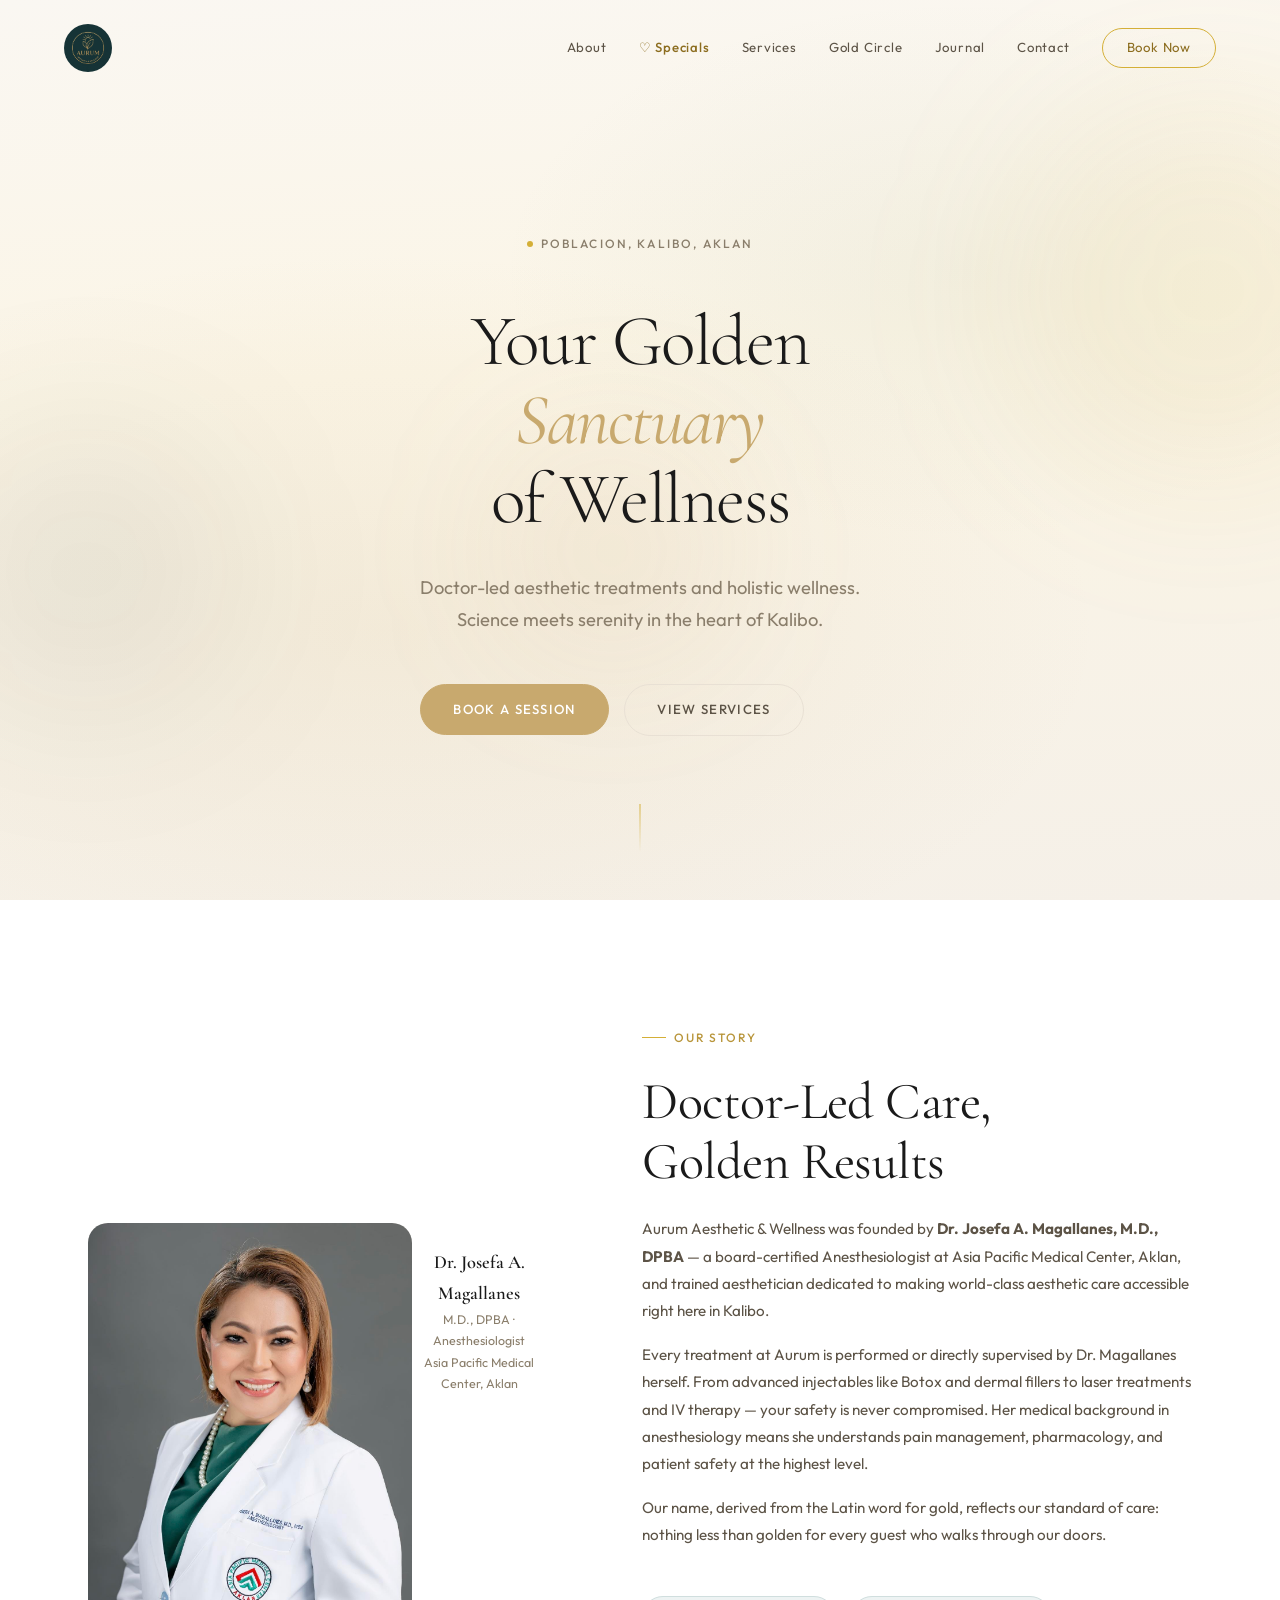
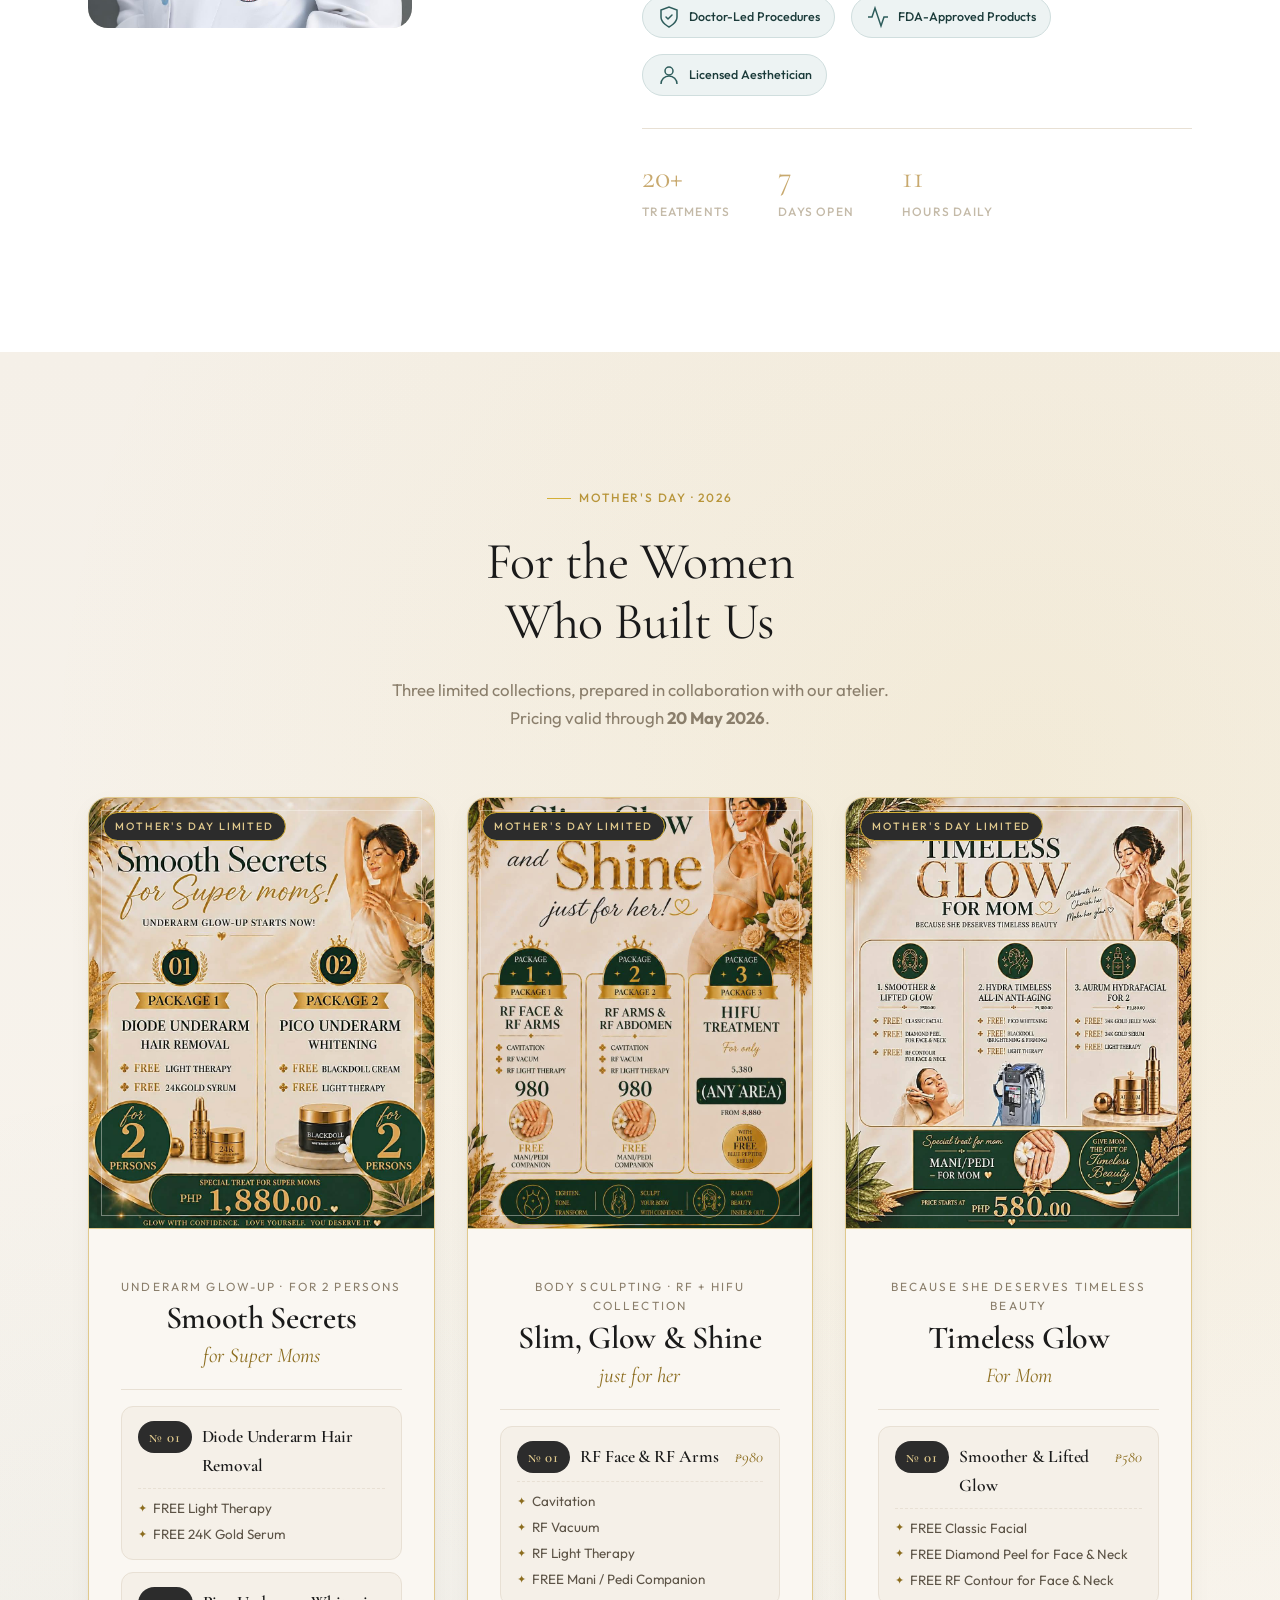
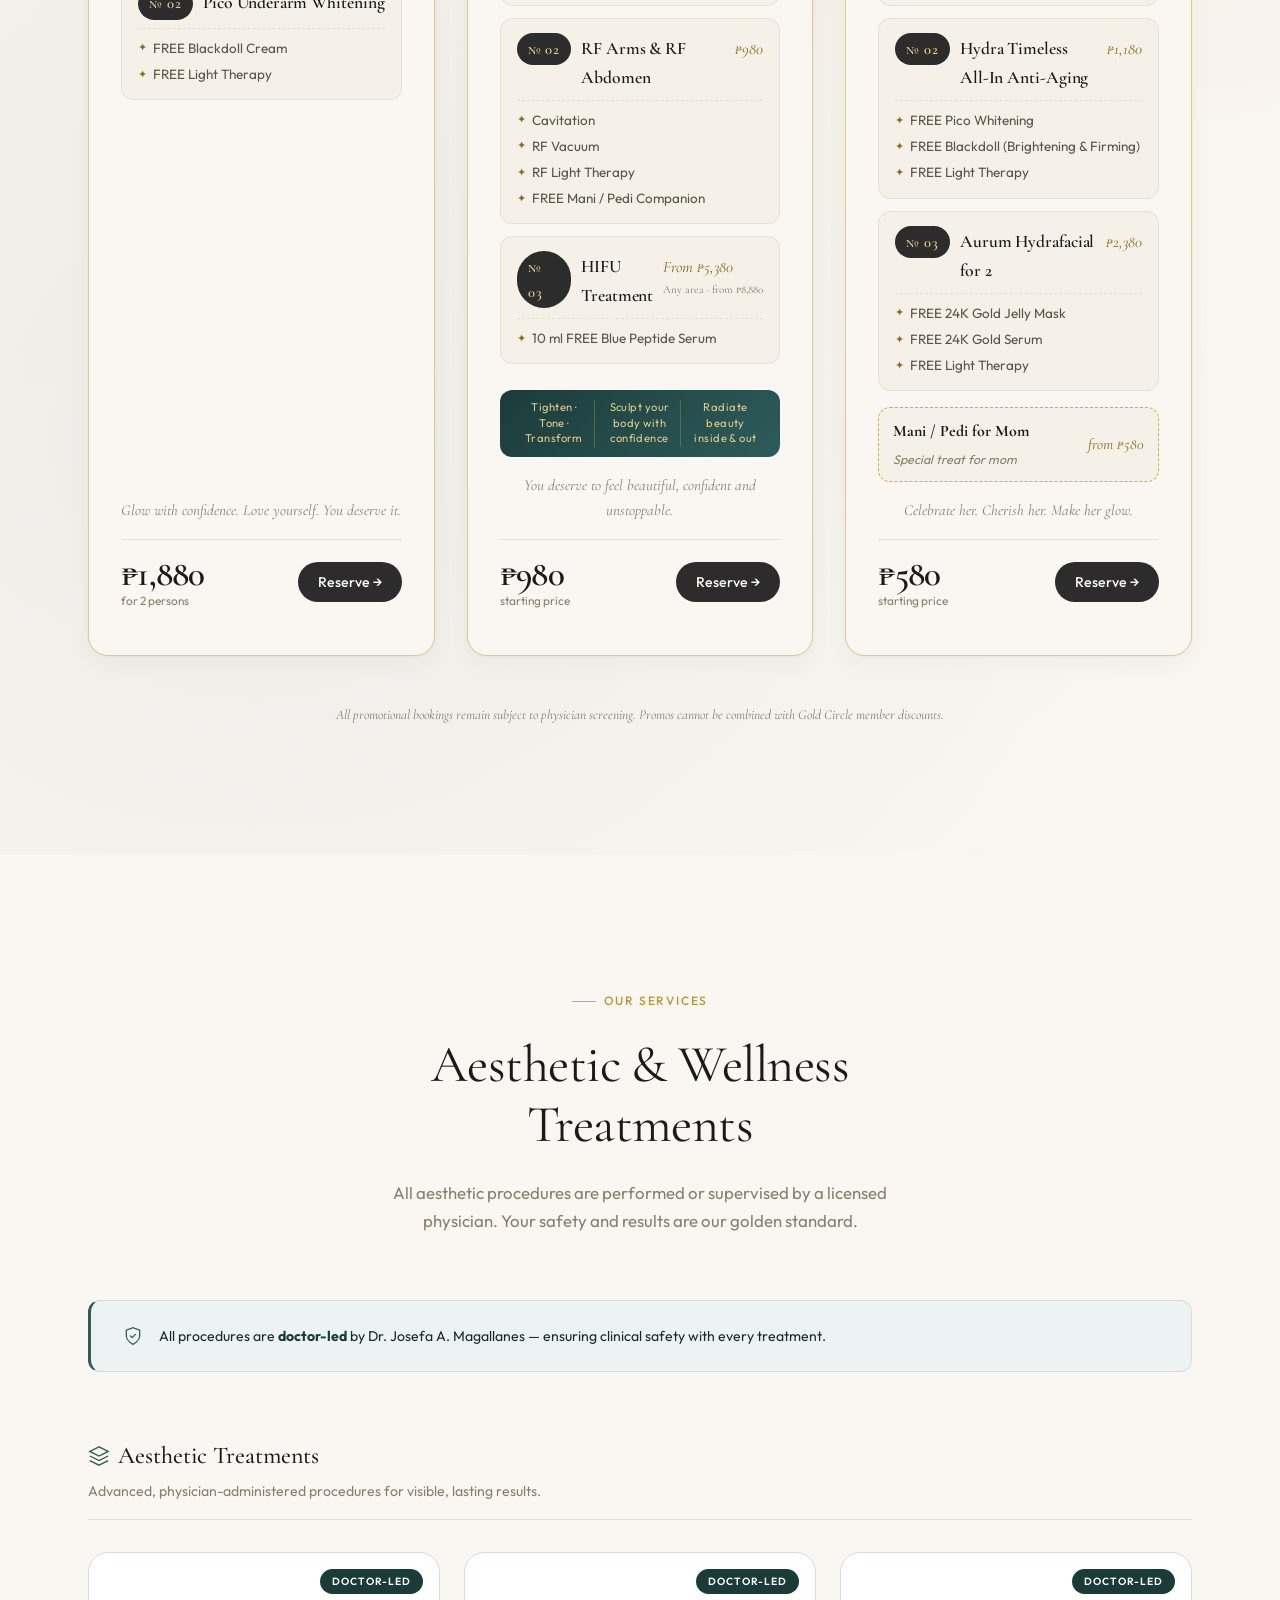
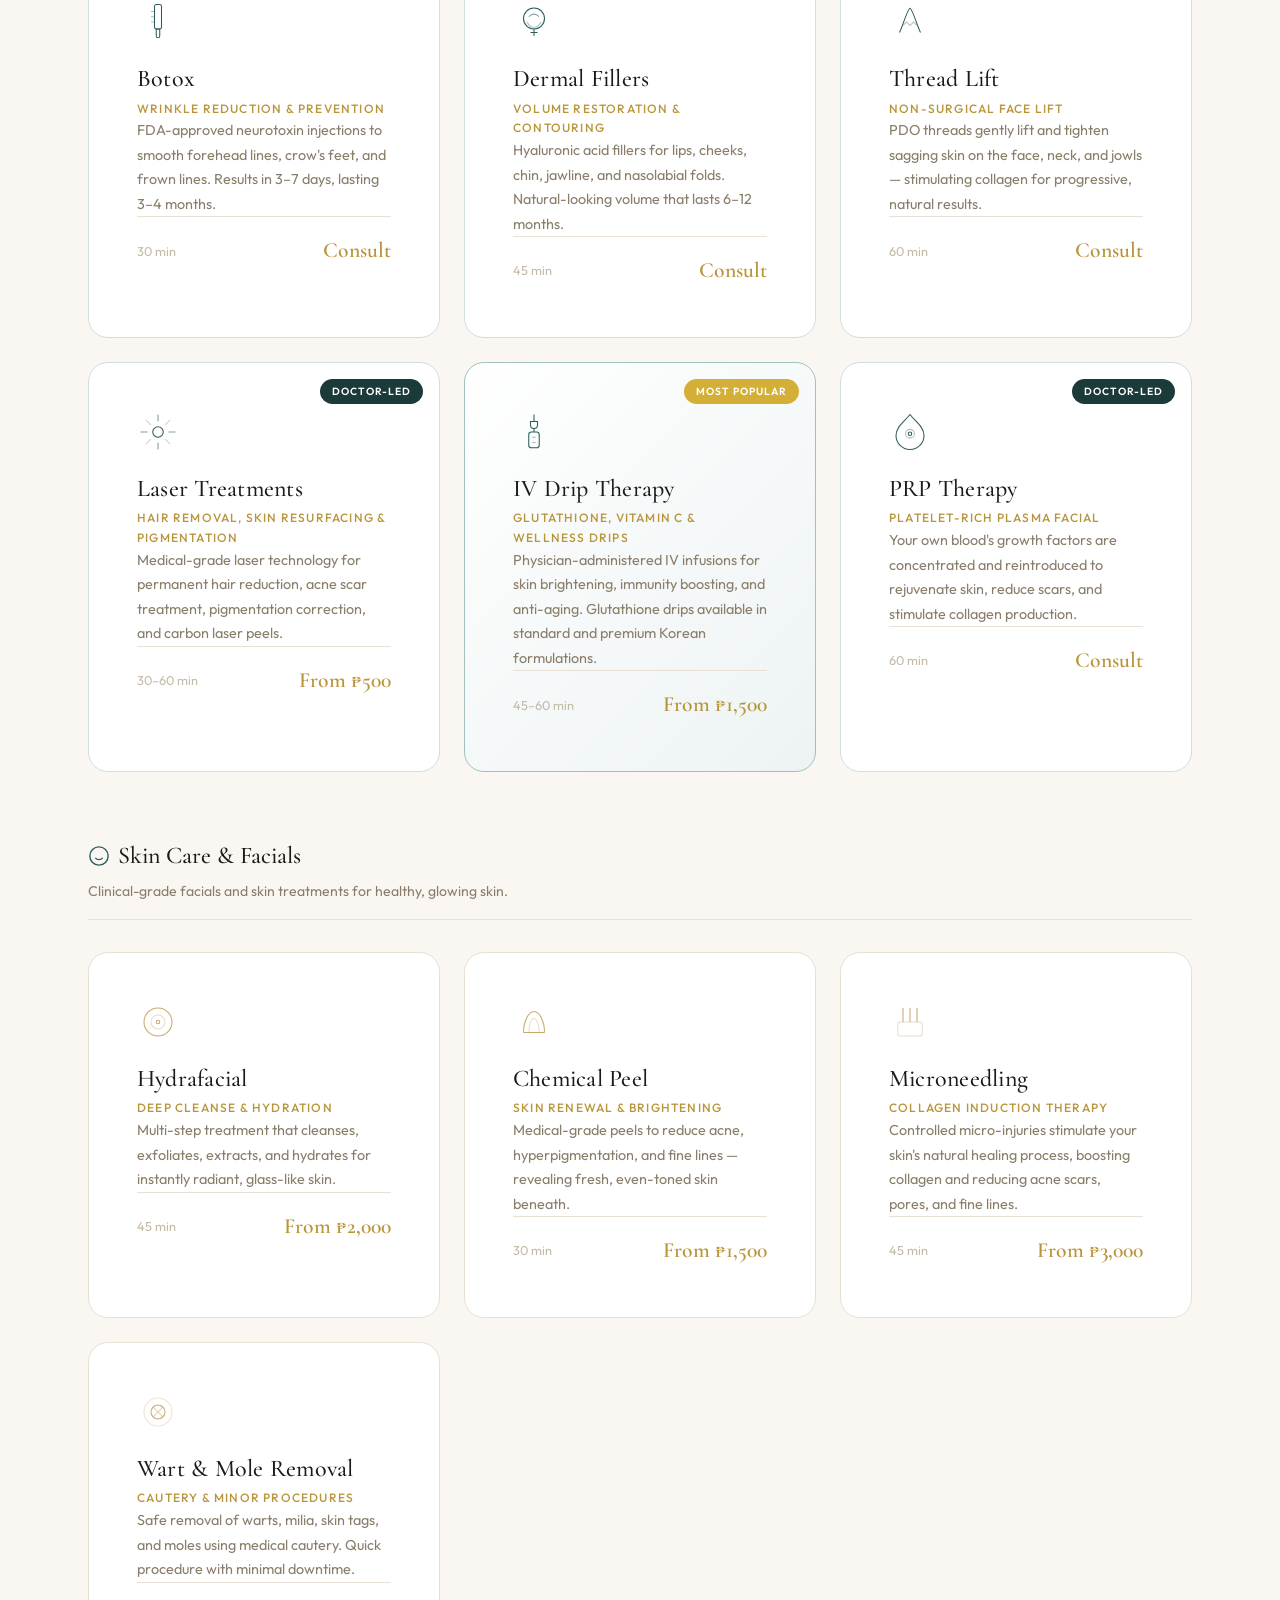
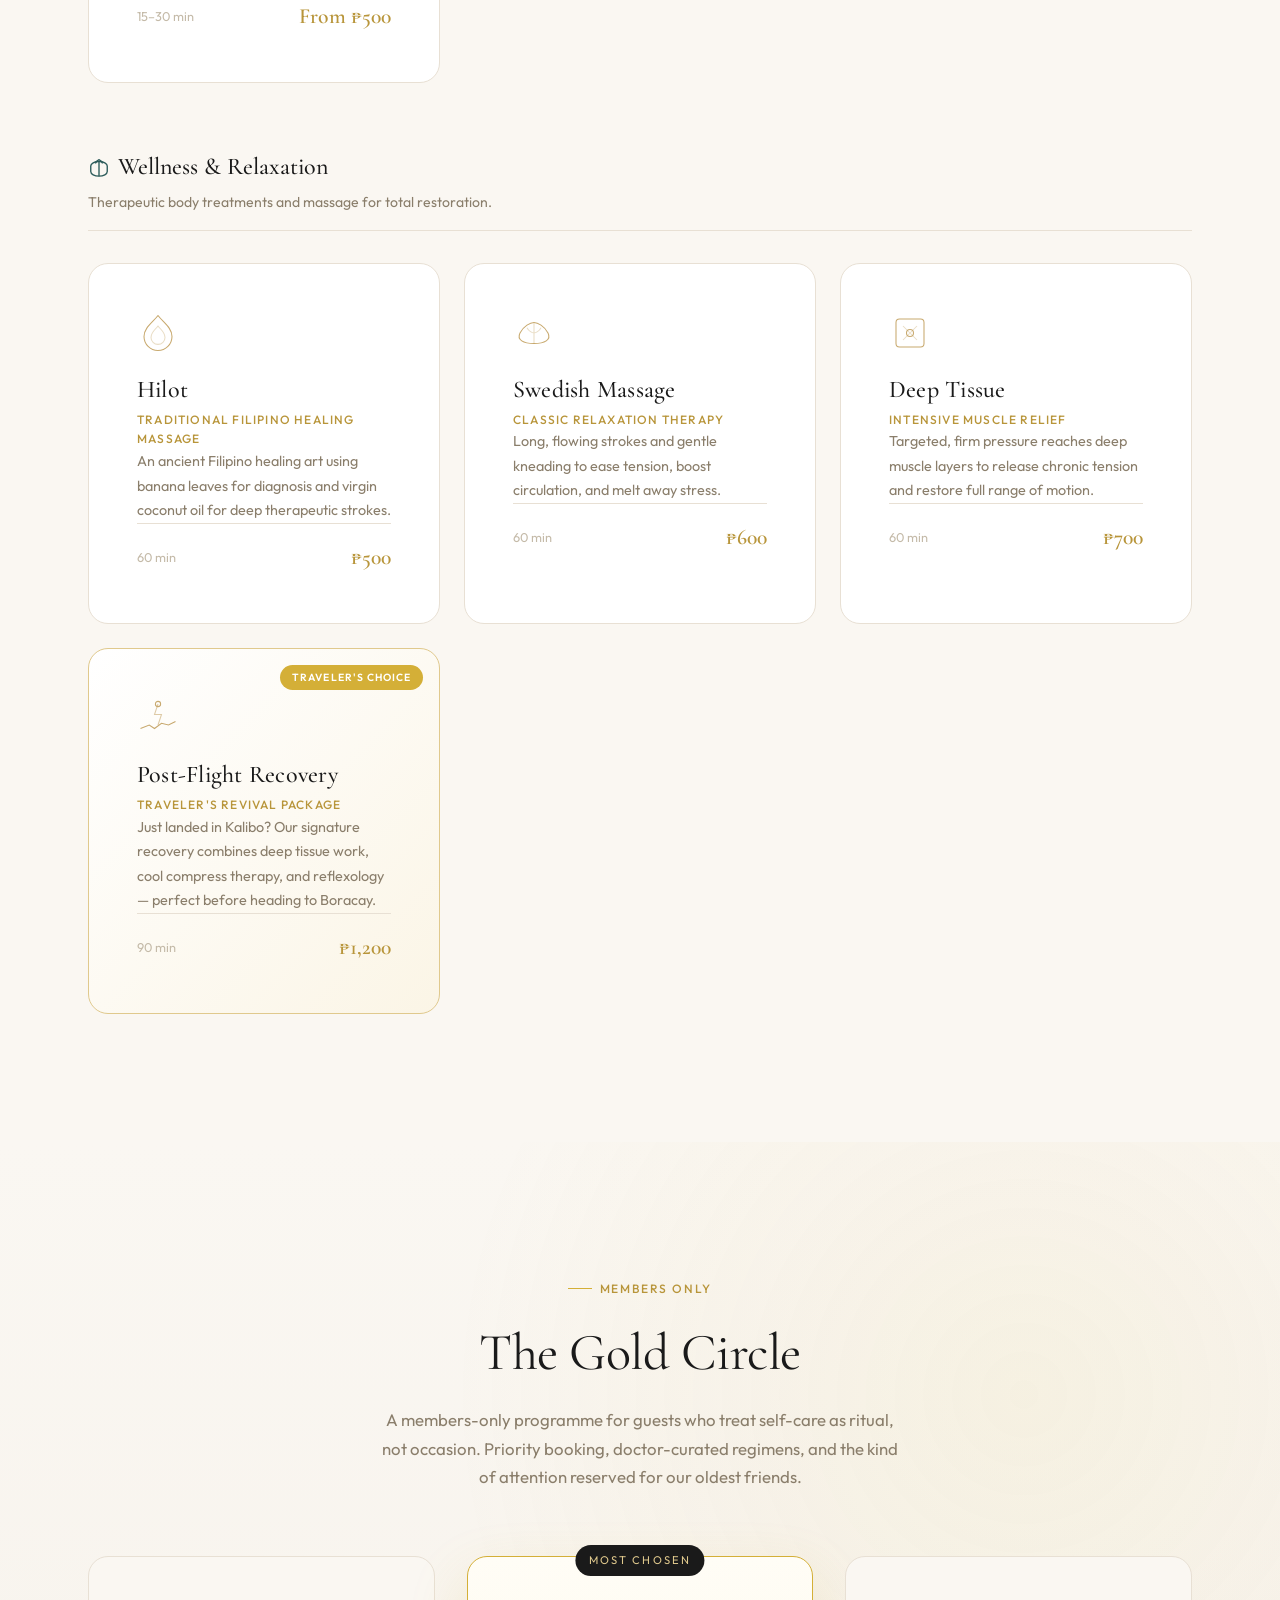
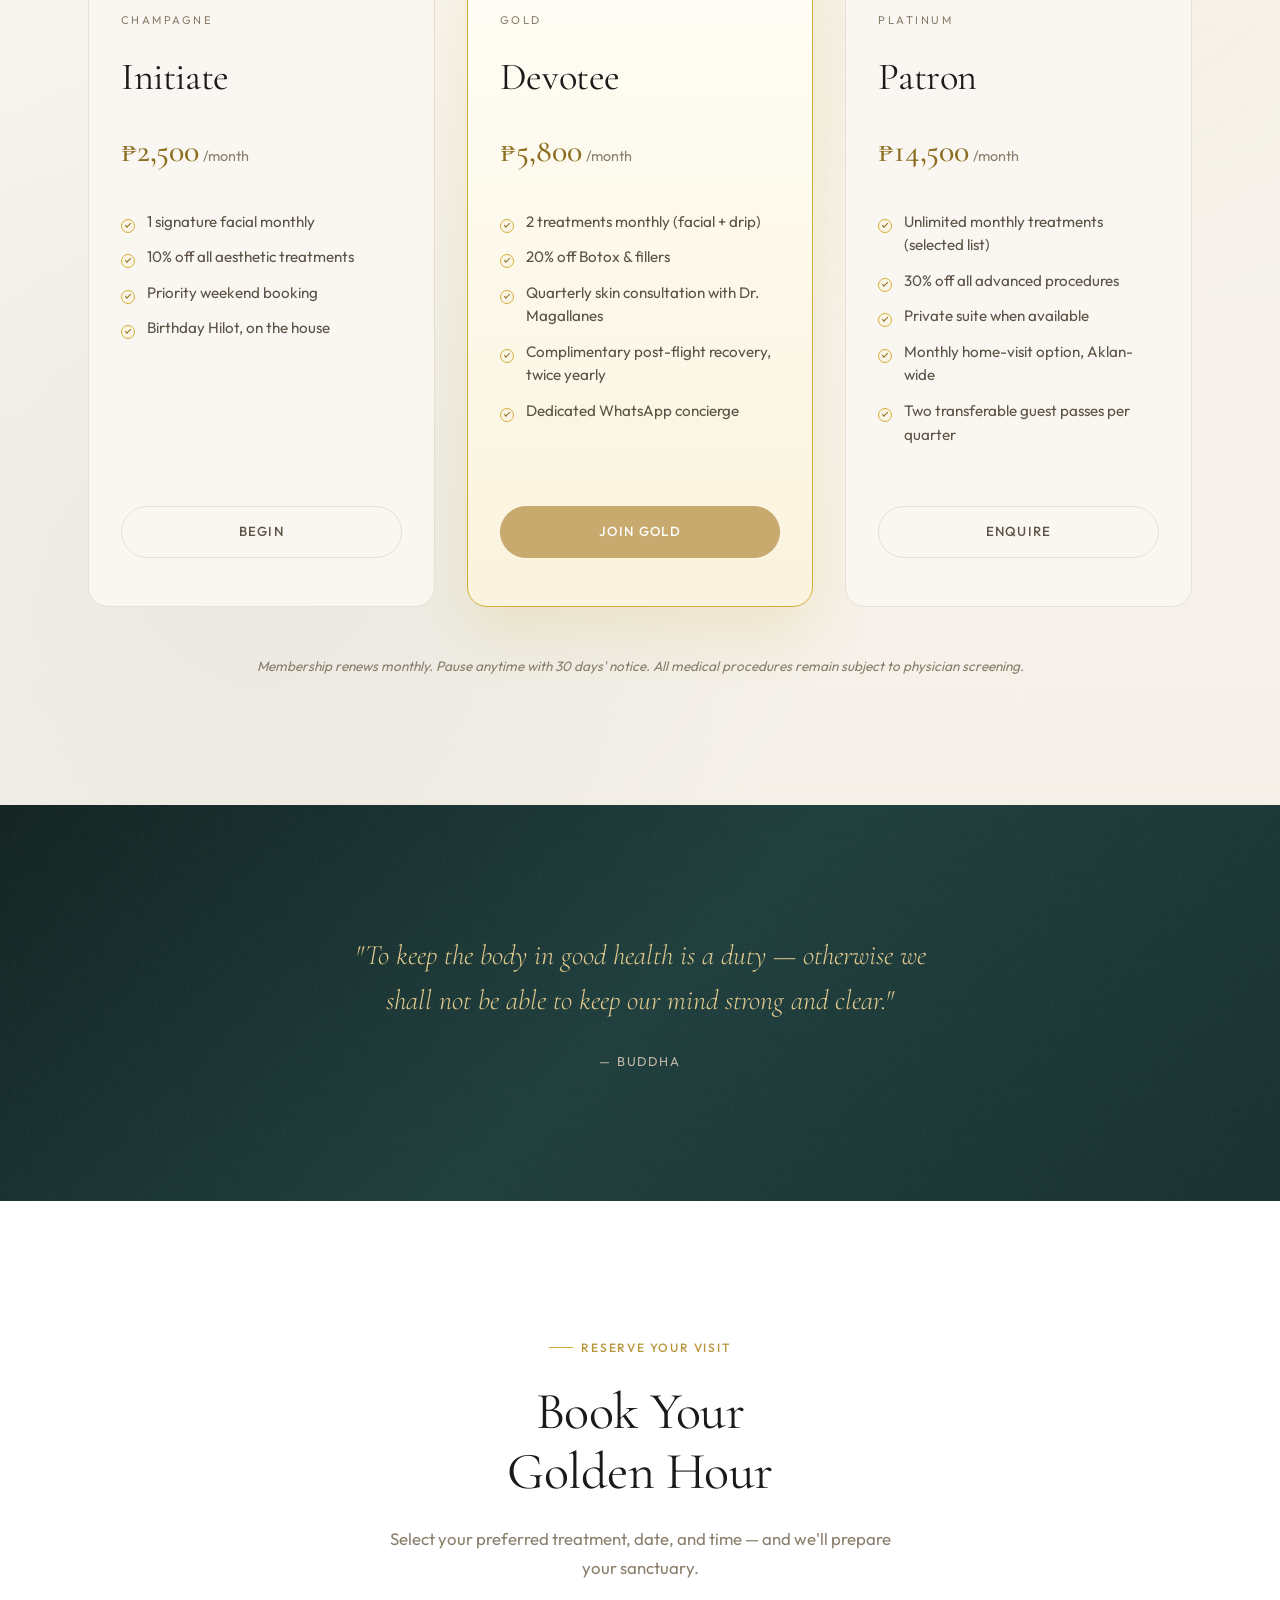
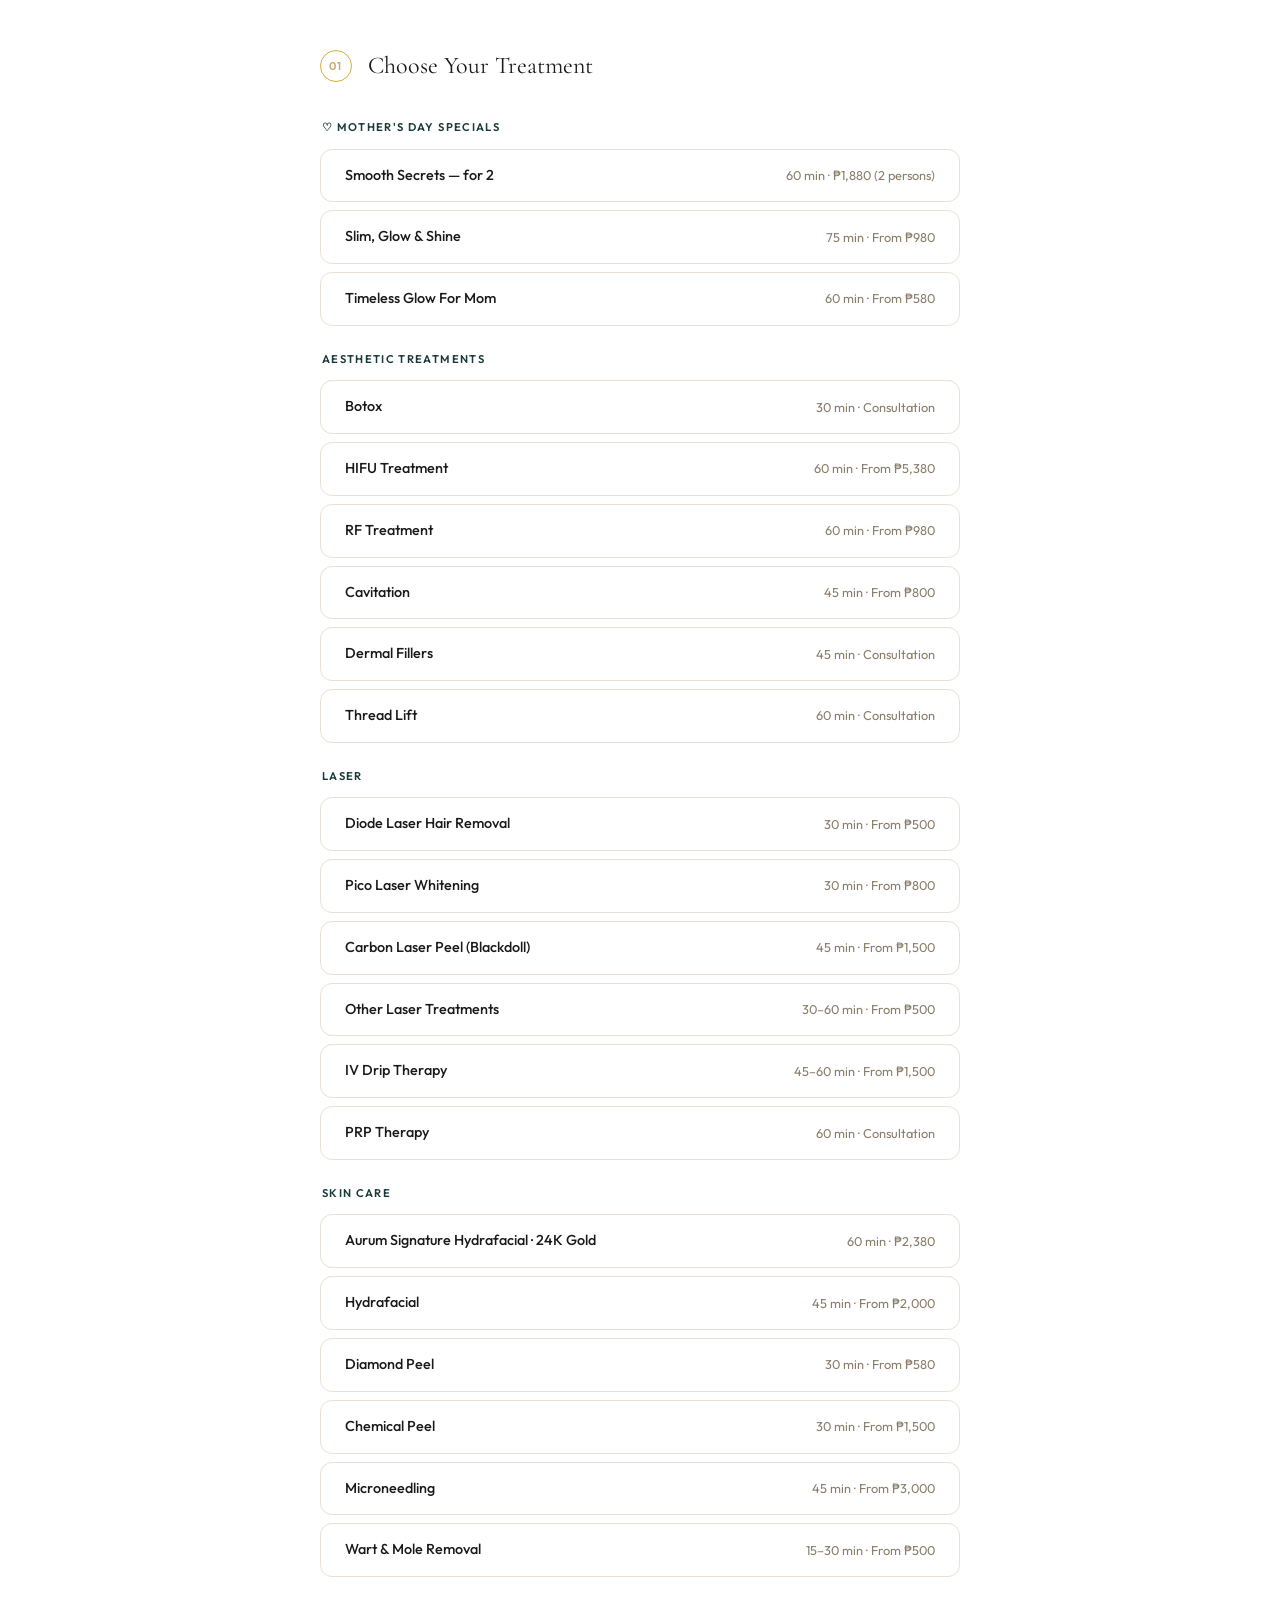
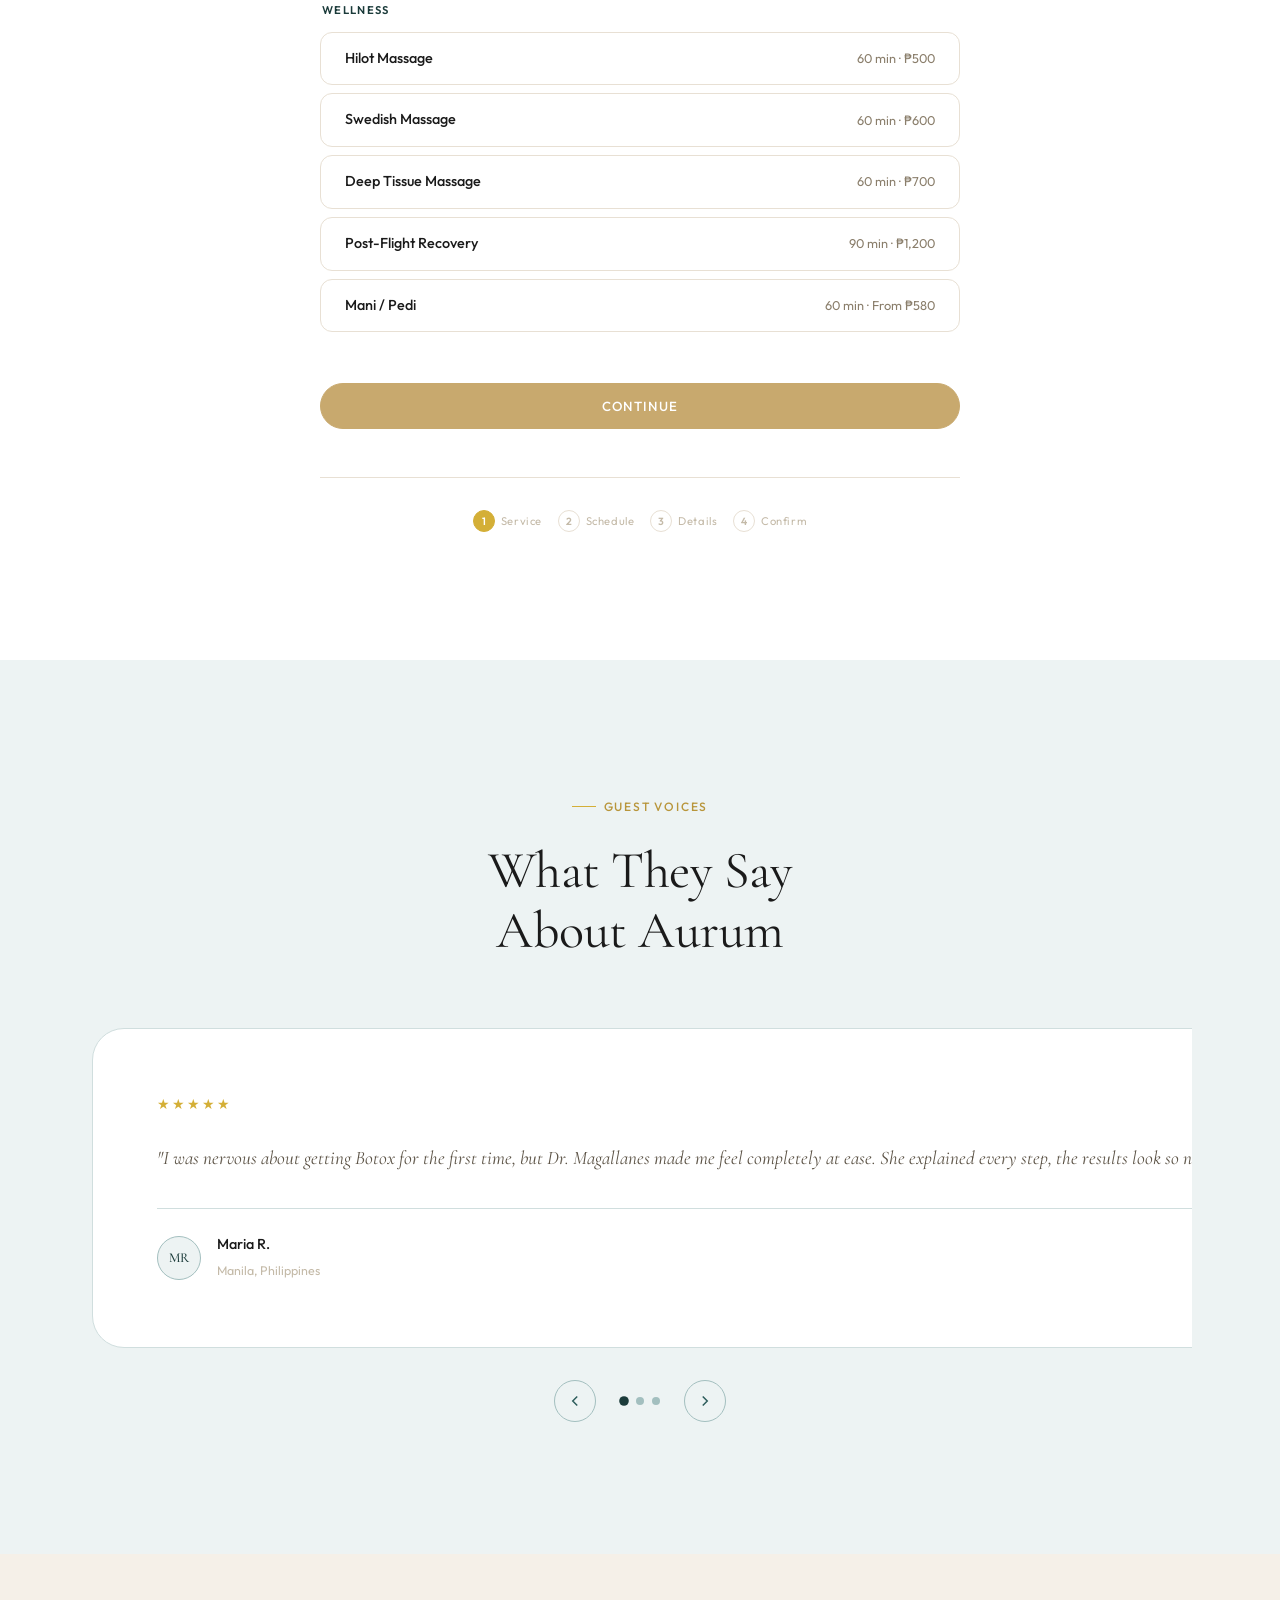
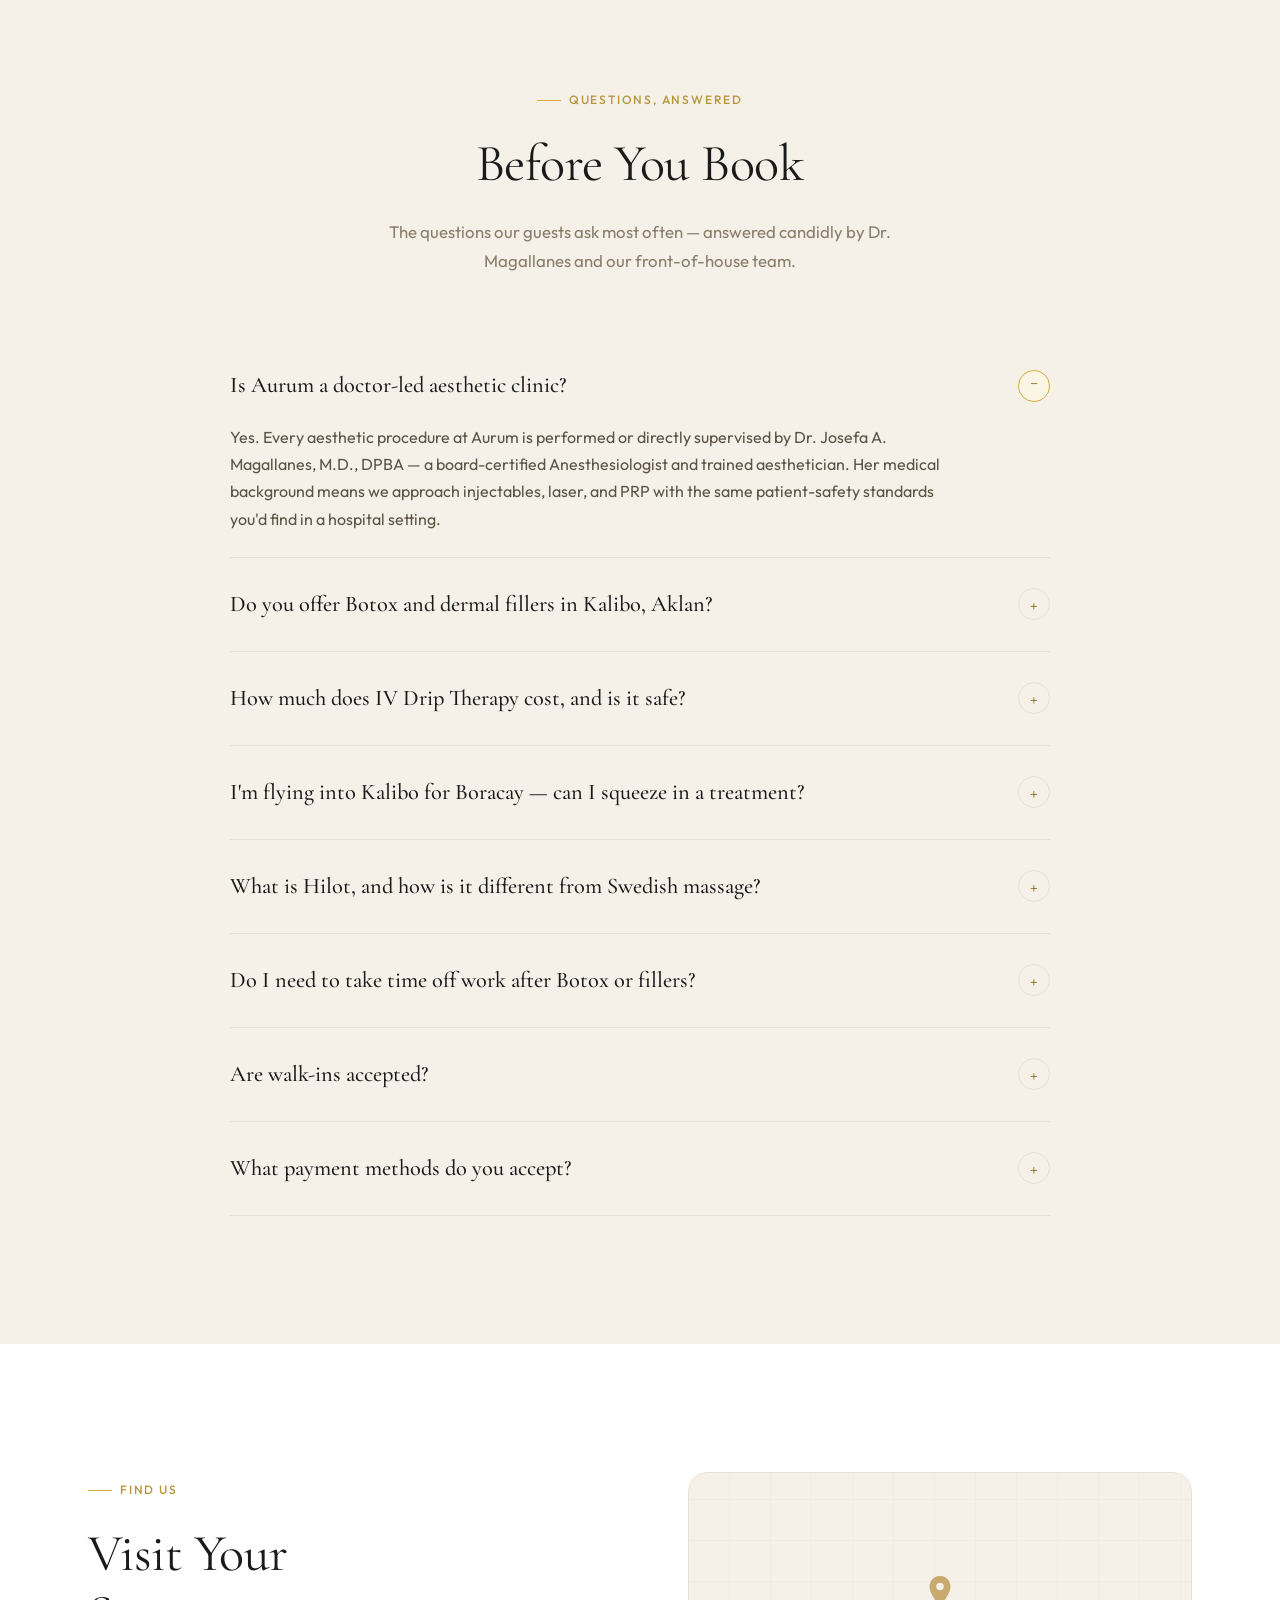
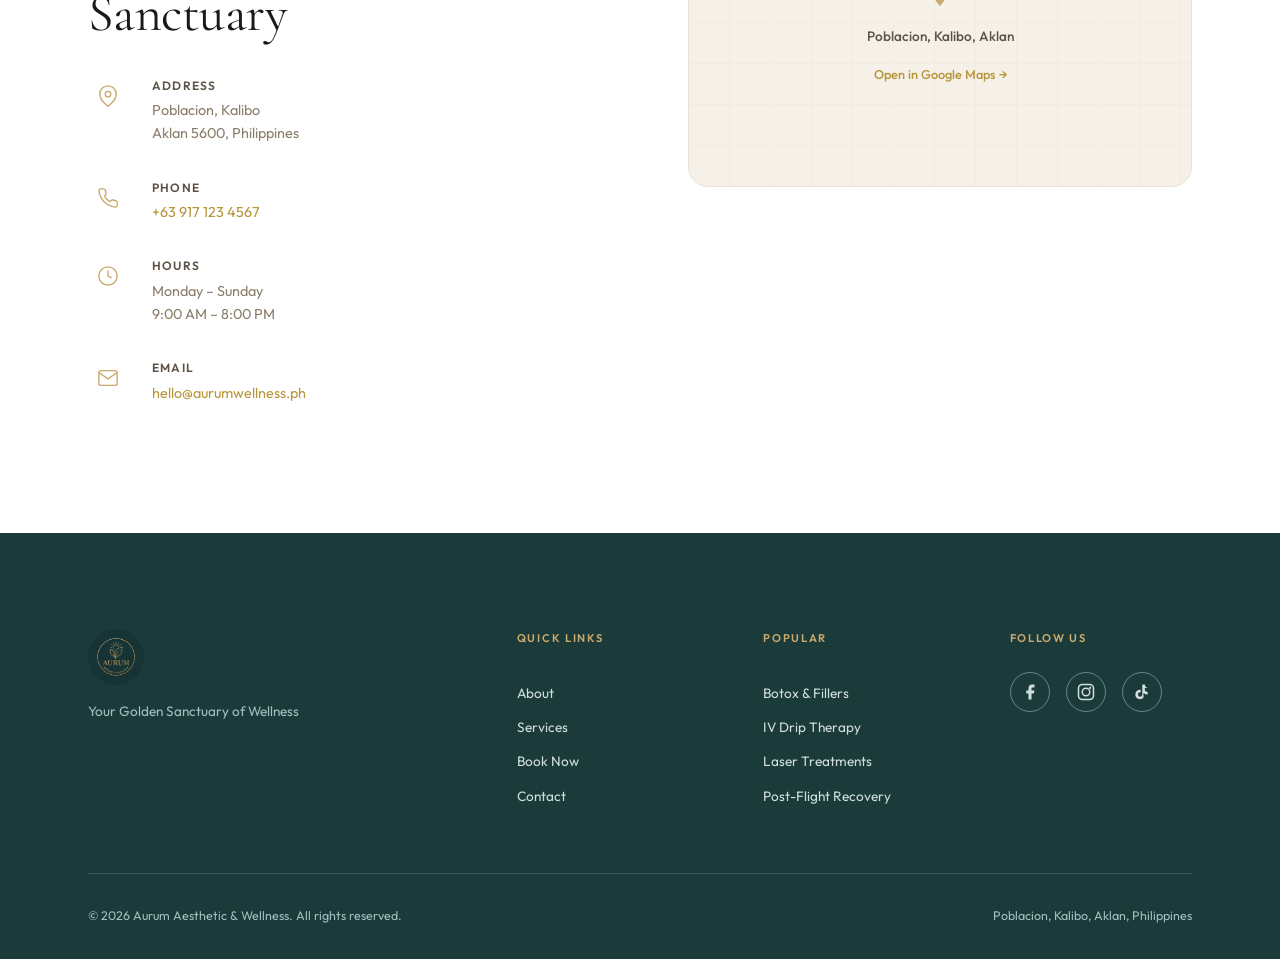
<file: iteration-1.html>
<!DOCTYPE html>
<html lang="en">
<head>
  <meta charset="UTF-8">
  <meta name="viewport" content="width=device-width, initial-scale=1.0">
  <title>Aurum Aesthetic & Wellness — Doctor-Led Botox, Fillers & IV Drip in Kalibo, Aklan</title>
  <meta name="description" content="Doctor-led aesthetic clinic in Poblacion, Kalibo, Aklan. Botox, dermal fillers, IV drip therapy, laser, and traditional Hilot — performed by Dr. Josefa A. Magallanes, M.D., DPBA. Book your consultation today.">
  <meta name="keywords" content="aesthetic clinic Kalibo, Botox Aklan, dermal fillers Aklan, IV drip Kalibo, doctor-led aesthetics Philippines, Hilot massage Aklan, laser hair removal Kalibo, Boracay post-flight recovery, Dr. Josefa Magallanes">
  <meta name="author" content="Aurum Aesthetic & Wellness">
  <meta name="robots" content="index, follow, max-image-preview:large">
  <meta name="theme-color" content="#c9a961">
  <link rel="canonical" href="https://aurumwellness.ph/">

  <!-- OpenGraph -->
  <meta property="og:type" content="website">
  <meta property="og:site_name" content="Aurum Aesthetic & Wellness">
  <meta property="og:title" content="Aurum Aesthetic & Wellness — Doctor-Led Aesthetics in Kalibo, Aklan">
  <meta property="og:description" content="Doctor-led Botox, fillers, IV drip therapy, and traditional Filipino healing in Poblacion, Kalibo. Your golden sanctuary of wellness.">
  <meta property="og:image" content="https://aurumwellness.ph/594860053_122094583089159395_8352053032821069602_n.jpg">
  <meta property="og:url" content="https://aurumwellness.ph/">
  <meta property="og:locale" content="en_PH">

  <!-- Twitter -->
  <meta name="twitter:card" content="summary_large_image">
  <meta name="twitter:title" content="Aurum Aesthetic & Wellness — Kalibo, Aklan">
  <meta name="twitter:description" content="Doctor-led aesthetic treatments and holistic wellness in Poblacion, Kalibo, Aklan.">
  <meta name="twitter:image" content="https://aurumwellness.ph/594860053_122094583089159395_8352053032821069602_n.jpg">

  <link rel="preconnect" href="https://fonts.googleapis.com">
  <link rel="preconnect" href="https://fonts.gstatic.com" crossorigin>
  <link href="https://fonts.googleapis.com/css2?family=Cormorant+Garamond:ital,wght@0,300;0,400;0,500;0,600;0,700;1,300;1,400;1,500&family=Outfit:wght@300;400;500;600&display=swap" rel="stylesheet">
  <link rel="stylesheet" href="styles.css">

  <!-- Schema.org JSON-LD -->
  <script type="application/ld+json">
  {
    "@context": "https://schema.org",
    "@graph": [
      {
        "@type": "MedicalBusiness",
        "@id": "https://aurumwellness.ph/#business",
        "name": "Aurum Aesthetic & Wellness",
        "alternateName": "Aurum Wellness Clinic",
        "description": "Doctor-led aesthetic clinic and wellness sanctuary in Poblacion, Kalibo, Aklan. Specializing in Botox, dermal fillers, IV drip therapy, laser treatments, and traditional Filipino Hilot.",
        "url": "https://aurumwellness.ph/",
        "logo": "https://aurumwellness.ph/594860053_122094583089159395_8352053032821069602_n.jpg",
        "image": "https://aurumwellness.ph/594860053_122094583089159395_8352053032821069602_n.jpg",
        "priceRange": "₱₱-₱₱₱",
        "telephone": "+63-917-123-4567",
        "email": "hello@aurumwellness.ph",
        "address": {
          "@type": "PostalAddress",
          "streetAddress": "Poblacion",
          "addressLocality": "Kalibo",
          "addressRegion": "Aklan",
          "postalCode": "5600",
          "addressCountry": "PH"
        },
        "geo": {
          "@type": "GeoCoordinates",
          "latitude": "11.7080",
          "longitude": "122.3654"
        },
        "openingHoursSpecification": [{
          "@type": "OpeningHoursSpecification",
          "dayOfWeek": ["Monday","Tuesday","Wednesday","Thursday","Friday","Saturday","Sunday"],
          "opens": "09:00",
          "closes": "20:00"
        }],
        "sameAs": [
          "https://www.facebook.com/aurumwellness.ph",
          "https://www.instagram.com/aurumwellness.ph"
        ],
        "areaServed": [
          {"@type":"City","name":"Kalibo"},
          {"@type":"City","name":"Boracay"},
          {"@type":"AdministrativeArea","name":"Aklan"}
        ],
        "medicalSpecialty": ["CosmeticDermatology","PlasticSurgery","PreventiveMedicine"],
        "founder": { "@id": "https://aurumwellness.ph/#founder" },
        "aggregateRating": {
          "@type": "AggregateRating",
          "ratingValue": "4.9",
          "reviewCount": "127",
          "bestRating": "5"
        }
      },
      {
        "@type": "Physician",
        "@id": "https://aurumwellness.ph/#founder",
        "name": "Dr. Josefa A. Magallanes",
        "honorificSuffix": "M.D., DPBA",
        "jobTitle": "Founder & Medical Director",
        "medicalSpecialty": ["Anesthesia","CosmeticDermatology"],
        "memberOf": "Asia Pacific Medical Center, Aklan",
        "worksFor": { "@id": "https://aurumwellness.ph/#business" }
      },
      {
        "@type": "WebSite",
        "@id": "https://aurumwellness.ph/#website",
        "url": "https://aurumwellness.ph/",
        "name": "Aurum Aesthetic & Wellness",
        "publisher": { "@id": "https://aurumwellness.ph/#business" },
        "inLanguage": "en-PH"
      },
      {
        "@type": "FAQPage",
        "@id": "https://aurumwellness.ph/#faq",
        "mainEntity": [
          {
            "@type": "Question",
            "name": "Is Aurum a doctor-led aesthetic clinic?",
            "acceptedAnswer": {
              "@type": "Answer",
              "text": "Yes. Every aesthetic procedure at Aurum is performed or directly supervised by Dr. Josefa A. Magallanes, M.D., DPBA — a board-certified Anesthesiologist and trained aesthetician. This is what separates Aurum from cosmetic spas in the area."
            }
          },
          {
            "@type": "Question",
            "name": "Do you offer Botox and dermal fillers in Kalibo, Aklan?",
            "acceptedAnswer": {
              "@type": "Answer",
              "text": "Yes. We offer FDA-approved Botox for wrinkle reduction and hyaluronic-acid dermal fillers for lips, cheeks, chin, jawline, and nasolabial folds. All injections are administered by Dr. Magallanes herself in our Poblacion, Kalibo clinic."
            }
          },
          {
            "@type": "Question",
            "name": "How much does IV Drip Therapy cost?",
            "acceptedAnswer": {
              "@type": "Answer",
              "text": "Our physician-administered IV drips start at ₱1,500. Standard Glutathione, Vitamin C, and immunity drips are available, with premium Korean glutathione formulations on request. A short medical screening is conducted before every drip for safety."
            }
          },
          {
            "@type": "Question",
            "name": "Can I get treatment before flying to Boracay?",
            "acceptedAnswer": {
              "@type": "Answer",
              "text": "Absolutely. Many travelers stop in for our Post-Flight Recovery package (₱1,200, 90 minutes) or a Hydrafacial before heading to Boracay. We're 5 minutes from Kalibo Airport and open daily 9 AM–8 PM, including weekends."
            }
          },
          {
            "@type": "Question",
            "name": "What is Hilot and is it safe?",
            "acceptedAnswer": {
              "@type": "Answer",
              "text": "Hilot is a traditional Filipino healing massage using banana leaves for diagnosis and virgin coconut oil for therapeutic strokes. At Aurum, it is performed by trained therapists in a clinical-grade environment — combining heritage healing with hygiene standards you'd expect from a medical clinic."
            }
          },
          {
            "@type": "Question",
            "name": "Are walk-ins accepted?",
            "acceptedAnswer": {
              "@type": "Answer",
              "text": "Walk-ins are welcome subject to availability, but we strongly recommend booking online — especially for doctor-led procedures (Botox, fillers, thread lift, PRP) which require a brief consultation slot."
            }
          }
        ]
      }
    ]
  }
  </script>
</head>
<body>

  <!-- Preloader · Lotus bloom -->
  <div class="preloader" id="preloader">
    <div class="preloader-inner">
      <svg class="lotus" viewBox="0 0 200 200" width="140" height="140" fill="none" stroke="currentColor" stroke-width="1.4" stroke-linecap="round" stroke-linejoin="round" aria-hidden="true">
        <g class="lotus-outer">
          <path class="lotus-petal" style="--i:0" d="M100 100 Q80 65 100 28 Q120 65 100 100 Z"/>
          <path class="lotus-petal" style="--i:1" d="M100 100 Q80 65 100 28 Q120 65 100 100 Z" transform="rotate(45 100 100)"/>
          <path class="lotus-petal" style="--i:2" d="M100 100 Q80 65 100 28 Q120 65 100 100 Z" transform="rotate(90 100 100)"/>
          <path class="lotus-petal" style="--i:3" d="M100 100 Q80 65 100 28 Q120 65 100 100 Z" transform="rotate(135 100 100)"/>
          <path class="lotus-petal" style="--i:4" d="M100 100 Q80 65 100 28 Q120 65 100 100 Z" transform="rotate(180 100 100)"/>
          <path class="lotus-petal" style="--i:5" d="M100 100 Q80 65 100 28 Q120 65 100 100 Z" transform="rotate(225 100 100)"/>
          <path class="lotus-petal" style="--i:6" d="M100 100 Q80 65 100 28 Q120 65 100 100 Z" transform="rotate(270 100 100)"/>
          <path class="lotus-petal" style="--i:7" d="M100 100 Q80 65 100 28 Q120 65 100 100 Z" transform="rotate(315 100 100)"/>
        </g>
        <g class="lotus-inner">
          <path class="lotus-petal lotus-petal--inner" style="--i:8"  d="M100 100 Q88 78 100 58 Q112 78 100 100 Z" transform="rotate(22.5 100 100)"/>
          <path class="lotus-petal lotus-petal--inner" style="--i:9"  d="M100 100 Q88 78 100 58 Q112 78 100 100 Z" transform="rotate(82.5 100 100)"/>
          <path class="lotus-petal lotus-petal--inner" style="--i:10" d="M100 100 Q88 78 100 58 Q112 78 100 100 Z" transform="rotate(142.5 100 100)"/>
          <path class="lotus-petal lotus-petal--inner" style="--i:11" d="M100 100 Q88 78 100 58 Q112 78 100 100 Z" transform="rotate(202.5 100 100)"/>
          <path class="lotus-petal lotus-petal--inner" style="--i:12" d="M100 100 Q88 78 100 58 Q112 78 100 100 Z" transform="rotate(262.5 100 100)"/>
          <path class="lotus-petal lotus-petal--inner" style="--i:13" d="M100 100 Q88 78 100 58 Q112 78 100 100 Z" transform="rotate(322.5 100 100)"/>
        </g>
        <circle class="lotus-center" cx="100" cy="100" r="4"/>
      </svg>
      <span class="preloader-text">Aurum</span>
    </div>
  </div>

  <!-- Header -->
  <header class="header" id="header">
    <div class="header-inner">
      <a href="#hero" class="logo" aria-label="Aurum Aesthetic & Wellness home">
        <img src="594860053_122094583089159395_8352053032821069602_n.jpg" alt="Aurum Aesthetic & Wellness" class="logo-img">
      </a>
      <nav class="nav" id="nav" aria-label="Main navigation">
        <a href="#about" class="nav-link">About</a>
        <a href="#promos" class="nav-link nav-link--accent">♡ Specials</a>
        <a href="#services" class="nav-link">Services</a>
        <a href="#membership" class="nav-link">Gold Circle</a>
        <a href="journal/" class="nav-link">Journal</a>
        <a href="#contact" class="nav-link">Contact</a>
        <a href="#booking" class="nav-link nav-cta">Book Now</a>
      </nav>
      <button class="menu-toggle" id="menuToggle" aria-label="Toggle menu" aria-expanded="false">
        <span class="menu-bar"></span>
        <span class="menu-bar"></span>
        <span class="menu-bar"></span>
      </button>
    </div>
  </header>

  <!-- Mobile Nav Overlay -->
  <div class="mobile-nav" id="mobileNav" aria-hidden="true">
    <nav class="mobile-nav-inner" aria-label="Mobile navigation">
      <a href="#about" class="mobile-nav-link">About</a>
      <a href="#services" class="mobile-nav-link">Services</a>
      <a href="#membership" class="mobile-nav-link">Gold Circle</a>
      <a href="journal/" class="mobile-nav-link">Journal</a>
      <a href="#faq" class="mobile-nav-link">FAQ</a>
      <a href="#contact" class="mobile-nav-link">Contact</a>
      <a href="./" class="mobile-nav-link">View Concepts</a>
      <a href="#booking" class="mobile-nav-link mobile-nav-cta">Book Your Session</a>
    </nav>
    <div class="mobile-nav-footer">
      <p>Poblacion, Kalibo, Aklan</p>
      <p>Open Daily · 9 AM – 8 PM</p>
    </div>
  </div>

  <main>
    <!-- Hero -->
    <section class="hero" id="hero">
      <div class="hero-bg">
        <div class="hero-grain"></div>
        <div class="hero-gradient"></div>
        <div class="hero-orb hero-orb--1"></div>
        <div class="hero-orb hero-orb--2"></div>
        <div class="hero-orb hero-orb--3"></div>
      </div>
      <div class="hero-content">
        <div class="hero-badge reveal">
          <span class="hero-badge-dot"></span>
          Poblacion, Kalibo, Aklan
        </div>
        <h1 class="hero-title reveal reveal--delay-1">
          <span class="hero-title-line">Your Golden</span>
          <span class="hero-title-line hero-title-line--accent">Sanctuary</span>
          <span class="hero-title-line">of Wellness</span>
        </h1>
        <p class="hero-sub reveal reveal--delay-2">Doctor-led aesthetic treatments and holistic wellness.<br>Science meets serenity in the heart of Kalibo.</p>
        <div class="hero-actions reveal reveal--delay-3">
          <a href="#booking" class="btn btn--primary">Book a Session</a>
          <a href="#services" class="btn btn--ghost">View Services</a>
        </div>
      </div>
      <div class="hero-scroll">
        <div class="hero-scroll-line"></div>
      </div>
    </section>

    <!-- About -->
    <section class="about" id="about">
      <div class="container">
        <div class="about-grid">
          <div class="about-visual scroll-reveal">
            <div class="about-img-frame">
              <img src="627046515_122117458179159395_5509610316692997982_n.jpg" alt="Dr. Josefa A. Magallanes, M.D., DPBA — Founder of Aurum Aesthetic & Wellness" class="about-img" loading="lazy">
              <div class="about-img-accent"></div>
            </div>
            <div class="about-doctor-tag">
              <strong>Dr. Josefa A. Magallanes</strong>
              <span>M.D., DPBA · Anesthesiologist</span>
              <span>Asia Pacific Medical Center, Aklan</span>
            </div>
          </div>
          <div class="about-content scroll-reveal">
            <span class="section-tag">Our Story</span>
            <h2 class="section-title">Doctor-Led Care,<br>Golden Results</h2>
            <div class="about-text">
              <p>Aurum Aesthetic & Wellness was founded by <strong>Dr. Josefa A. Magallanes, M.D., DPBA</strong> — a board-certified Anesthesiologist at Asia Pacific Medical Center, Aklan, and trained aesthetician dedicated to making world-class aesthetic care accessible right here in Kalibo.</p>
              <p>Every treatment at Aurum is performed or directly supervised by Dr. Magallanes herself. From advanced injectables like Botox and dermal fillers to laser treatments and IV therapy — your safety is never compromised. Her medical background in anesthesiology means she understands pain management, pharmacology, and patient safety at the highest level.</p>
              <p>Our name, derived from the Latin word for gold, reflects our standard of care: nothing less than golden for every guest who walks through our doors.</p>
            </div>
            <div class="about-trust">
              <div class="trust-badge">
                <svg viewBox="0 0 24 24" fill="none" stroke="currentColor" stroke-width="1.5" width="24" height="24"><path d="M12 22s8-4 8-10V5l-8-3-8 3v7c0 6 8 10 8 10z"/><path d="M9 12l2 2 4-4" stroke-linecap="round" stroke-linejoin="round"/></svg>
                <span>Doctor-Led Procedures</span>
              </div>
              <div class="trust-badge">
                <svg viewBox="0 0 24 24" fill="none" stroke="currentColor" stroke-width="1.5" width="24" height="24"><path d="M22 12h-4l-3 9L9 3l-3 9H2"/></svg>
                <span>FDA-Approved Products</span>
              </div>
              <div class="trust-badge">
                <svg viewBox="0 0 24 24" fill="none" stroke="currentColor" stroke-width="1.5" width="24" height="24"><circle cx="12" cy="8" r="4"/><path d="M20 21a8 8 0 00-16 0"/></svg>
                <span>Licensed Aesthetician</span>
              </div>
            </div>
            <div class="about-stats">
              <div class="stat">
                <span class="stat-number">20+</span>
                <span class="stat-label">Treatments</span>
              </div>
              <div class="stat">
                <span class="stat-number">7</span>
                <span class="stat-label">Days Open</span>
              </div>
              <div class="stat">
                <span class="stat-number">11</span>
                <span class="stat-label">Hours Daily</span>
              </div>
            </div>
          </div>
        </div>
      </div>
    </section>

    <!-- Promotions / Mother's Day specials -->
    <section class="promos" id="promos">
      <div class="container">
        <div class="section-header scroll-reveal">
          <span class="section-tag">Mother's Day · 2026</span>
          <h2 class="section-title">For the Women<br>Who Built Us</h2>
          <p class="section-desc">Three limited collections, prepared in collaboration with our atelier. Pricing valid through <strong>20 May 2026</strong>.</p>
        </div>
        <div class="promos-grid scroll-reveal" id="promosMount"></div>
        <p class="promos-fineprint scroll-reveal">All promotional bookings remain subject to physician screening. Promos cannot be combined with Gold Circle member discounts.</p>
      </div>
    </section>

    <!-- Services -->
    <section class="services" id="services">
      <div class="container">
        <div class="section-header scroll-reveal">
          <span class="section-tag">Our Services</span>
          <h2 class="section-title">Aesthetic & Wellness<br>Treatments</h2>
          <p class="section-desc">All aesthetic procedures are performed or supervised by a licensed physician. Your safety and results are our golden standard.</p>
        </div>

        <!-- Doctor-Led Trust Banner -->
        <div class="services-trust-banner scroll-reveal">
          <svg viewBox="0 0 24 24" fill="none" stroke="currentColor" stroke-width="1.5" width="20" height="20"><path d="M12 22s8-4 8-10V5l-8-3-8 3v7c0 6 8 10 8 10z"/><path d="M9 12l2 2 4-4" stroke-linecap="round" stroke-linejoin="round"/></svg>
          <span>All procedures are <strong>doctor-led</strong> by Dr. Josefa A. Magallanes — ensuring clinical safety with every treatment.</span>
        </div>

        <!-- Category: Aesthetic Treatments -->
        <div class="services-category scroll-reveal">
          <h3 class="services-category-title">
            <svg viewBox="0 0 24 24" fill="none" stroke="currentColor" stroke-width="1.5" width="22" height="22"><path d="M12 2L2 7l10 5 10-5-10-5z"/><path d="M2 17l10 5 10-5"/><path d="M2 12l10 5 10-5"/></svg>
            Aesthetic Treatments
          </h3>
          <p class="services-category-desc">Advanced, physician-administered procedures for visible, lasting results.</p>
        </div>

        <div class="services-grid">
          <div class="service-card service-card--medical scroll-reveal" data-service="botox">
            <div class="service-card-badge service-card-badge--doctor">Doctor-Led</div>
            <div class="service-card-icon">
              <svg viewBox="0 0 48 48" fill="none" stroke="currentColor" stroke-width="1.2">
                <rect x="20" y="4" width="8" height="28" rx="2"/>
                <path d="M22 32h4v8a2 2 0 01-2 2h0a2 2 0 01-2-2v-8z"/>
                <line x1="16" y1="12" x2="20" y2="12" opacity="0.4"/>
                <line x1="16" y1="18" x2="20" y2="18" opacity="0.4"/>
                <line x1="16" y1="24" x2="20" y2="24" opacity="0.4"/>
              </svg>
            </div>
            <div class="service-card-content">
              <h3 class="service-card-title">Botox</h3>
              <p class="service-card-sub">Wrinkle Reduction & Prevention</p>
              <p class="service-card-desc">FDA-approved neurotoxin injections to smooth forehead lines, crow's feet, and frown lines. Results in 3–7 days, lasting 3–4 months.</p>
              <div class="service-card-meta">
                <span class="service-card-duration">30 min</span>
                <span class="service-card-price">Consult</span>
              </div>
            </div>
            <button class="service-card-book" data-book="botox" aria-label="Book Botox consultation">Book →</button>
          </div>

          <div class="service-card service-card--medical scroll-reveal" data-service="fillers">
            <div class="service-card-badge service-card-badge--doctor">Doctor-Led</div>
            <div class="service-card-icon">
              <svg viewBox="0 0 48 48" fill="none" stroke="currentColor" stroke-width="1.2">
                <circle cx="24" cy="20" r="12"/>
                <path d="M18 18c2-2 4-3 6-3s4 1 6 3" opacity="0.6"/>
                <path d="M16 24c2 4 5 6 8 6s6-2 8-6" opacity="0.4"/>
                <path d="M24 32v8M20 36h8"/>
              </svg>
            </div>
            <div class="service-card-content">
              <h3 class="service-card-title">Dermal Fillers</h3>
              <p class="service-card-sub">Volume Restoration & Contouring</p>
              <p class="service-card-desc">Hyaluronic acid fillers for lips, cheeks, chin, jawline, and nasolabial folds. Natural-looking volume that lasts 6–12 months.</p>
              <div class="service-card-meta">
                <span class="service-card-duration">45 min</span>
                <span class="service-card-price">Consult</span>
              </div>
            </div>
            <button class="service-card-book" data-book="fillers" aria-label="Book Dermal Fillers consultation">Book →</button>
          </div>

          <div class="service-card service-card--medical scroll-reveal" data-service="thread-lift">
            <div class="service-card-badge service-card-badge--doctor">Doctor-Led</div>
            <div class="service-card-icon">
              <svg viewBox="0 0 48 48" fill="none" stroke="currentColor" stroke-width="1.2">
                <path d="M12 36c4-8 8-24 12-28"/>
                <path d="M36 36c-4-8-8-24-12-28"/>
                <path d="M16 28l4-4 4 4 4-4 4 4" opacity="0.4"/>
              </svg>
            </div>
            <div class="service-card-content">
              <h3 class="service-card-title">Thread Lift</h3>
              <p class="service-card-sub">Non-Surgical Face Lift</p>
              <p class="service-card-desc">PDO threads gently lift and tighten sagging skin on the face, neck, and jowls — stimulating collagen for progressive, natural results.</p>
              <div class="service-card-meta">
                <span class="service-card-duration">60 min</span>
                <span class="service-card-price">Consult</span>
              </div>
            </div>
            <button class="service-card-book" data-book="thread-lift" aria-label="Book Thread Lift consultation">Book →</button>
          </div>

          <div class="service-card service-card--medical scroll-reveal" data-service="laser">
            <div class="service-card-badge service-card-badge--doctor">Doctor-Led</div>
            <div class="service-card-icon">
              <svg viewBox="0 0 48 48" fill="none" stroke="currentColor" stroke-width="1.2">
                <circle cx="24" cy="24" r="6"/>
                <path d="M24 4v8M24 36v8M4 24h8M36 24h8" opacity="0.6"/>
                <path d="M10 10l6 6M32 32l6 6M38 10l-6 6M16 32l-6 6" opacity="0.3"/>
              </svg>
            </div>
            <div class="service-card-content">
              <h3 class="service-card-title">Laser Treatments</h3>
              <p class="service-card-sub">Hair Removal, Skin Resurfacing & Pigmentation</p>
              <p class="service-card-desc">Medical-grade laser technology for permanent hair reduction, acne scar treatment, pigmentation correction, and carbon laser peels.</p>
              <div class="service-card-meta">
                <span class="service-card-duration">30–60 min</span>
                <span class="service-card-price">From ₱500</span>
              </div>
            </div>
            <button class="service-card-book" data-book="laser" aria-label="Book Laser Treatment">Book →</button>
          </div>

          <div class="service-card service-card--medical service-card--featured scroll-reveal" data-service="gluta-drip">
            <div class="service-card-badge">Most Popular</div>
            <div class="service-card-icon">
              <svg viewBox="0 0 48 48" fill="none" stroke="currentColor" stroke-width="1.2">
                <path d="M24 4v8"/>
                <path d="M20 12h8v4a4 4 0 01-4 4h0a4 4 0 01-4-4v-4z"/>
                <path d="M24 20v4"/>
                <rect x="18" y="24" width="12" height="18" rx="3"/>
                <path d="M22 30h4M22 36h4" opacity="0.4"/>
              </svg>
            </div>
            <div class="service-card-content">
              <h3 class="service-card-title">IV Drip Therapy</h3>
              <p class="service-card-sub">Glutathione, Vitamin C & Wellness Drips</p>
              <p class="service-card-desc">Physician-administered IV infusions for skin brightening, immunity boosting, and anti-aging. Glutathione drips available in standard and premium Korean formulations.</p>
              <div class="service-card-meta">
                <span class="service-card-duration">45–60 min</span>
                <span class="service-card-price">From ₱1,500</span>
              </div>
            </div>
            <button class="service-card-book" data-book="gluta-drip" aria-label="Book IV Drip Therapy">Book →</button>
          </div>

          <div class="service-card service-card--medical scroll-reveal" data-service="prp">
            <div class="service-card-badge service-card-badge--doctor">Doctor-Led</div>
            <div class="service-card-icon">
              <svg viewBox="0 0 48 48" fill="none" stroke="currentColor" stroke-width="1.2">
                <path d="M24 4c-6 8-16 14-16 24a16 16 0 0032 0c0-10-10-16-16-24z"/>
                <circle cx="24" cy="26" r="5" opacity="0.4"/>
                <circle cx="24" cy="26" r="2"/>
              </svg>
            </div>
            <div class="service-card-content">
              <h3 class="service-card-title">PRP Therapy</h3>
              <p class="service-card-sub">Platelet-Rich Plasma Facial</p>
              <p class="service-card-desc">Your own blood's growth factors are concentrated and reintroduced to rejuvenate skin, reduce scars, and stimulate collagen production.</p>
              <div class="service-card-meta">
                <span class="service-card-duration">60 min</span>
                <span class="service-card-price">Consult</span>
              </div>
            </div>
            <button class="service-card-book" data-book="prp" aria-label="Book PRP Therapy">Book →</button>
          </div>
        </div>

        <!-- Category: Skin Care -->
        <div class="services-category scroll-reveal">
          <h3 class="services-category-title">
            <svg viewBox="0 0 24 24" fill="none" stroke="currentColor" stroke-width="1.5" width="22" height="22"><circle cx="12" cy="12" r="10"/><path d="M8 14s1.5 2 4 2 4-2 4-2"/><line x1="9" y1="9" x2="9.01" y2="9"/><line x1="15" y1="9" x2="15.01" y2="9"/></svg>
            Skin Care & Facials
          </h3>
          <p class="services-category-desc">Clinical-grade facials and skin treatments for healthy, glowing skin.</p>
        </div>

        <div class="services-grid">
          <div class="service-card scroll-reveal" data-service="hydrafacial">
            <div class="service-card-icon">
              <svg viewBox="0 0 48 48" fill="none" stroke="currentColor" stroke-width="1.2">
                <circle cx="24" cy="24" r="16"/>
                <circle cx="24" cy="24" r="8" opacity="0.4"/>
                <circle cx="24" cy="24" r="2"/>
              </svg>
            </div>
            <div class="service-card-content">
              <h3 class="service-card-title">Hydrafacial</h3>
              <p class="service-card-sub">Deep Cleanse & Hydration</p>
              <p class="service-card-desc">Multi-step treatment that cleanses, exfoliates, extracts, and hydrates for instantly radiant, glass-like skin.</p>
              <div class="service-card-meta">
                <span class="service-card-duration">45 min</span>
                <span class="service-card-price">From ₱2,000</span>
              </div>
            </div>
            <button class="service-card-book" data-book="hydrafacial" aria-label="Book Hydrafacial">Book →</button>
          </div>

          <div class="service-card scroll-reveal" data-service="chemical-peel">
            <div class="service-card-icon">
              <svg viewBox="0 0 48 48" fill="none" stroke="currentColor" stroke-width="1.2">
                <path d="M12 36c0-12 5.4-24 12-24s12 12 12 24"/>
                <path d="M18 36c0-8 2.7-16 6-16s6 8 6 16" opacity="0.4"/>
                <line x1="12" y1="36" x2="36" y2="36"/>
              </svg>
            </div>
            <div class="service-card-content">
              <h3 class="service-card-title">Chemical Peel</h3>
              <p class="service-card-sub">Skin Renewal & Brightening</p>
              <p class="service-card-desc">Medical-grade peels to reduce acne, hyperpigmentation, and fine lines — revealing fresh, even-toned skin beneath.</p>
              <div class="service-card-meta">
                <span class="service-card-duration">30 min</span>
                <span class="service-card-price">From ₱1,500</span>
              </div>
            </div>
            <button class="service-card-book" data-book="chemical-peel" aria-label="Book Chemical Peel">Book →</button>
          </div>

          <div class="service-card scroll-reveal" data-service="microneedling">
            <div class="service-card-icon">
              <svg viewBox="0 0 48 48" fill="none" stroke="currentColor" stroke-width="1.2">
                <line x1="16" y1="8" x2="16" y2="24"/>
                <line x1="24" y1="8" x2="24" y2="24"/>
                <line x1="32" y1="8" x2="32" y2="24"/>
                <rect x="10" y="24" width="28" height="16" rx="3" opacity="0.4"/>
              </svg>
            </div>
            <div class="service-card-content">
              <h3 class="service-card-title">Microneedling</h3>
              <p class="service-card-sub">Collagen Induction Therapy</p>
              <p class="service-card-desc">Controlled micro-injuries stimulate your skin's natural healing process, boosting collagen and reducing acne scars, pores, and fine lines.</p>
              <div class="service-card-meta">
                <span class="service-card-duration">45 min</span>
                <span class="service-card-price">From ₱3,000</span>
              </div>
            </div>
            <button class="service-card-book" data-book="microneedling" aria-label="Book Microneedling">Book →</button>
          </div>

          <div class="service-card scroll-reveal" data-service="wart-removal">
            <div class="service-card-icon">
              <svg viewBox="0 0 48 48" fill="none" stroke="currentColor" stroke-width="1.2">
                <circle cx="24" cy="24" r="8"/>
                <path d="M18 18l12 12M30 18l-12 12" opacity="0.6"/>
                <circle cx="24" cy="24" r="16" opacity="0.3"/>
              </svg>
            </div>
            <div class="service-card-content">
              <h3 class="service-card-title">Wart & Mole Removal</h3>
              <p class="service-card-sub">Cautery & Minor Procedures</p>
              <p class="service-card-desc">Safe removal of warts, milia, skin tags, and moles using medical cautery. Quick procedure with minimal downtime.</p>
              <div class="service-card-meta">
                <span class="service-card-duration">15–30 min</span>
                <span class="service-card-price">From ₱500</span>
              </div>
            </div>
            <button class="service-card-book" data-book="wart-removal" aria-label="Book Wart & Mole Removal">Book →</button>
          </div>
        </div>

        <!-- Category: Wellness -->
        <div class="services-category scroll-reveal">
          <h3 class="services-category-title">
            <svg viewBox="0 0 24 24" fill="none" stroke="currentColor" stroke-width="1.5" width="22" height="22"><path d="M12 22c-4.97 0-9-2.24-9-5v-6c0-2.76 4.03-5 9-5s9 2.24 9 5v6c0 2.76-4.03 5-9 5z"/><path d="M12 6v16"/><path d="M8 8c1-2 2.5-3.5 4-4 1.5.5 3 2 4 4"/></svg>
            Wellness & Relaxation
          </h3>
          <p class="services-category-desc">Therapeutic body treatments and massage for total restoration.</p>
        </div>

        <div class="services-grid">
          <div class="service-card scroll-reveal" data-service="hilot">
            <div class="service-card-icon">
              <svg viewBox="0 0 48 48" fill="none" stroke="currentColor" stroke-width="1.2">
                <path d="M24 4c-6 8-16 14-16 24a16 16 0 0032 0c0-10-10-16-16-24z"/>
                <path d="M24 16c-3 4-8 7-8 13a8 8 0 0016 0c0-6-5-9-8-13z" opacity="0.4"/>
              </svg>
            </div>
            <div class="service-card-content">
              <h3 class="service-card-title">Hilot</h3>
              <p class="service-card-sub">Traditional Filipino Healing Massage</p>
              <p class="service-card-desc">An ancient Filipino healing art using banana leaves for diagnosis and virgin coconut oil for deep therapeutic strokes.</p>
              <div class="service-card-meta">
                <span class="service-card-duration">60 min</span>
                <span class="service-card-price">₱500</span>
              </div>
            </div>
            <button class="service-card-book" data-book="hilot" aria-label="Book Hilot massage">Book →</button>
          </div>

          <div class="service-card scroll-reveal" data-service="swedish">
            <div class="service-card-icon">
              <svg viewBox="0 0 48 48" fill="none" stroke="currentColor" stroke-width="1.2">
                <path d="M8 24c4-8 12-12 16-12s12 4 16 12-4 12-16 12S4 32 8 24z"/>
                <path d="M24 12v24M16 18c2 4 6 6 8 6s6-2 8-6" opacity="0.4"/>
              </svg>
            </div>
            <div class="service-card-content">
              <h3 class="service-card-title">Swedish Massage</h3>
              <p class="service-card-sub">Classic Relaxation Therapy</p>
              <p class="service-card-desc">Long, flowing strokes and gentle kneading to ease tension, boost circulation, and melt away stress.</p>
              <div class="service-card-meta">
                <span class="service-card-duration">60 min</span>
                <span class="service-card-price">₱600</span>
              </div>
            </div>
            <button class="service-card-book" data-book="swedish" aria-label="Book Swedish Massage">Book →</button>
          </div>

          <div class="service-card scroll-reveal" data-service="deep-tissue">
            <div class="service-card-icon">
              <svg viewBox="0 0 48 48" fill="none" stroke="currentColor" stroke-width="1.2">
                <rect x="8" y="8" width="32" height="32" rx="4"/>
                <path d="M16 16l16 16M32 16l-16 16" opacity="0.4"/>
                <circle cx="24" cy="24" r="4"/>
              </svg>
            </div>
            <div class="service-card-content">
              <h3 class="service-card-title">Deep Tissue</h3>
              <p class="service-card-sub">Intensive Muscle Relief</p>
              <p class="service-card-desc">Targeted, firm pressure reaches deep muscle layers to release chronic tension and restore full range of motion.</p>
              <div class="service-card-meta">
                <span class="service-card-duration">60 min</span>
                <span class="service-card-price">₱700</span>
              </div>
            </div>
            <button class="service-card-book" data-book="deep-tissue" aria-label="Book Deep Tissue Massage">Book →</button>
          </div>

          <div class="service-card service-card--featured scroll-reveal" data-service="post-flight">
            <div class="service-card-badge">Traveler's Choice</div>
            <div class="service-card-icon">
              <svg viewBox="0 0 48 48" fill="none" stroke="currentColor" stroke-width="1.2">
                <path d="M4 36l10-4 6 4 8-6 8 2 8-4"/>
                <path d="M24 8l-4 12h8l-4 12" opacity="0.6"/>
                <circle cx="24" cy="8" r="3"/>
              </svg>
            </div>
            <div class="service-card-content">
              <h3 class="service-card-title">Post-Flight Recovery</h3>
              <p class="service-card-sub">Traveler's Revival Package</p>
              <p class="service-card-desc">Just landed in Kalibo? Our signature recovery combines deep tissue work, cool compress therapy, and reflexology — perfect before heading to Boracay.</p>
              <div class="service-card-meta">
                <span class="service-card-duration">90 min</span>
                <span class="service-card-price">₱1,200</span>
              </div>
            </div>
            <button class="service-card-book" data-book="post-flight" aria-label="Book Post-Flight Recovery">Book →</button>
          </div>
        </div>
      </div>
    </section>

    <!-- Gold Circle Membership -->
    <section class="membership" id="membership">
      <div class="container">
        <div class="section-header scroll-reveal">
          <span class="section-tag">Members Only</span>
          <h2 class="section-title">The Gold Circle</h2>
          <p class="section-desc">A members-only programme for guests who treat self-care as ritual, not occasion. Priority booking, doctor-curated regimens, and the kind of attention reserved for our oldest friends.</p>
        </div>
        <div class="membership-grid">
          <article class="membership-card scroll-reveal">
            <header class="membership-card-head">
              <span class="membership-tier">Champagne</span>
              <h3 class="membership-name">Initiate</h3>
              <p class="membership-price"><strong>₱2,500</strong><span>/month</span></p>
            </header>
            <ul class="membership-perks">
              <li>1 signature facial monthly</li>
              <li>10% off all aesthetic treatments</li>
              <li>Priority weekend booking</li>
              <li>Birthday Hilot, on the house</li>
            </ul>
            <a href="#booking" class="btn btn--ghost membership-cta">Begin</a>
          </article>
          <article class="membership-card membership-card--featured scroll-reveal">
            <span class="membership-card-badge">Most Chosen</span>
            <header class="membership-card-head">
              <span class="membership-tier">Gold</span>
              <h3 class="membership-name">Devotee</h3>
              <p class="membership-price"><strong>₱5,800</strong><span>/month</span></p>
            </header>
            <ul class="membership-perks">
              <li>2 treatments monthly (facial + drip)</li>
              <li>20% off Botox & fillers</li>
              <li>Quarterly skin consultation with Dr. Magallanes</li>
              <li>Complimentary post-flight recovery, twice yearly</li>
              <li>Dedicated WhatsApp concierge</li>
            </ul>
            <a href="#booking" class="btn btn--primary membership-cta">Join Gold</a>
          </article>
          <article class="membership-card scroll-reveal">
            <header class="membership-card-head">
              <span class="membership-tier">Platinum</span>
              <h3 class="membership-name">Patron</h3>
              <p class="membership-price"><strong>₱14,500</strong><span>/month</span></p>
            </header>
            <ul class="membership-perks">
              <li>Unlimited monthly treatments (selected list)</li>
              <li>30% off all advanced procedures</li>
              <li>Private suite when available</li>
              <li>Monthly home-visit option, Aklan-wide</li>
              <li>Two transferable guest passes per quarter</li>
            </ul>
            <a href="#contact" class="btn btn--ghost membership-cta">Enquire</a>
          </article>
        </div>
        <p class="membership-fineprint scroll-reveal">Membership renews monthly. Pause anytime with 30 days' notice. All medical procedures remain subject to physician screening.</p>
      </div>
    </section>

    <!-- Parallax Divider -->
    <section class="divider">
      <div class="divider-bg"></div>
      <div class="divider-content scroll-reveal">
        <blockquote class="divider-quote">"To keep the body in good health is a duty — otherwise we shall not be able to keep our mind strong and clear."</blockquote>
        <cite class="divider-cite">— Buddha</cite>
      </div>
    </section>

    <!-- Booking -->
    <section class="booking" id="booking">
      <div class="container">
        <div class="section-header scroll-reveal">
          <span class="section-tag">Reserve Your Visit</span>
          <h2 class="section-title">Book Your<br>Golden Hour</h2>
          <p class="section-desc">Select your preferred treatment, date, and time — and we'll prepare your sanctuary.</p>
        </div>

        <div class="booking-container scroll-reveal">
          <form class="booking-form" id="bookingForm" novalidate>
            <!-- Step 1: Service -->
            <div class="booking-step active" data-step="1">
              <h3 class="booking-step-title">
                <span class="booking-step-num">01</span>
                Choose Your Treatment
              </h3>
              <div class="booking-services" role="radiogroup" aria-label="Select a service">
                <p class="booking-group-label">♡ Mother's Day Specials</p>
                <label class="booking-service-option">
                  <input type="radio" name="service" value="promo-super-moms">
                  <span class="booking-service-radio">
                    <span class="booking-service-name">Smooth Secrets — for 2</span>
                    <span class="booking-service-info">60 min · ₱1,880 (2 persons)</span>
                  </span>
                </label>
                <label class="booking-service-option">
                  <input type="radio" name="service" value="promo-slim-glow">
                  <span class="booking-service-radio">
                    <span class="booking-service-name">Slim, Glow &amp; Shine</span>
                    <span class="booking-service-info">75 min · From ₱980</span>
                  </span>
                </label>
                <label class="booking-service-option">
                  <input type="radio" name="service" value="promo-timeless-glow">
                  <span class="booking-service-radio">
                    <span class="booking-service-name">Timeless Glow For Mom</span>
                    <span class="booking-service-info">60 min · From ₱580</span>
                  </span>
                </label>
                <p class="booking-group-label">Aesthetic Treatments</p>
                <label class="booking-service-option">
                  <input type="radio" name="service" value="botox" required>
                  <span class="booking-service-radio">
                    <span class="booking-service-name">Botox</span>
                    <span class="booking-service-info">30 min · Consultation</span>
                  </span>
                </label>
                <label class="booking-service-option">
                  <input type="radio" name="service" value="hifu">
                  <span class="booking-service-radio">
                    <span class="booking-service-name">HIFU Treatment</span>
                    <span class="booking-service-info">60 min · From ₱5,380</span>
                  </span>
                </label>
                <label class="booking-service-option">
                  <input type="radio" name="service" value="rf-treatment">
                  <span class="booking-service-radio">
                    <span class="booking-service-name">RF Treatment</span>
                    <span class="booking-service-info">60 min · From ₱980</span>
                  </span>
                </label>
                <label class="booking-service-option">
                  <input type="radio" name="service" value="cavitation">
                  <span class="booking-service-radio">
                    <span class="booking-service-name">Cavitation</span>
                    <span class="booking-service-info">45 min · From ₱800</span>
                  </span>
                </label>
                <label class="booking-service-option">
                  <input type="radio" name="service" value="fillers">
                  <span class="booking-service-radio">
                    <span class="booking-service-name">Dermal Fillers</span>
                    <span class="booking-service-info">45 min · Consultation</span>
                  </span>
                </label>
                <label class="booking-service-option">
                  <input type="radio" name="service" value="thread-lift">
                  <span class="booking-service-radio">
                    <span class="booking-service-name">Thread Lift</span>
                    <span class="booking-service-info">60 min · Consultation</span>
                  </span>
                </label>
                <p class="booking-group-label">Laser</p>
                <label class="booking-service-option">
                  <input type="radio" name="service" value="diode-laser">
                  <span class="booking-service-radio">
                    <span class="booking-service-name">Diode Laser Hair Removal</span>
                    <span class="booking-service-info">30 min · From ₱500</span>
                  </span>
                </label>
                <label class="booking-service-option">
                  <input type="radio" name="service" value="pico-laser">
                  <span class="booking-service-radio">
                    <span class="booking-service-name">Pico Laser Whitening</span>
                    <span class="booking-service-info">30 min · From ₱800</span>
                  </span>
                </label>
                <label class="booking-service-option">
                  <input type="radio" name="service" value="carbon-peel">
                  <span class="booking-service-radio">
                    <span class="booking-service-name">Carbon Laser Peel (Blackdoll)</span>
                    <span class="booking-service-info">45 min · From ₱1,500</span>
                  </span>
                </label>
                <label class="booking-service-option">
                  <input type="radio" name="service" value="laser">
                  <span class="booking-service-radio">
                    <span class="booking-service-name">Other Laser Treatments</span>
                    <span class="booking-service-info">30–60 min · From ₱500</span>
                  </span>
                </label>
                <label class="booking-service-option">
                  <input type="radio" name="service" value="gluta-drip">
                  <span class="booking-service-radio">
                    <span class="booking-service-name">IV Drip Therapy</span>
                    <span class="booking-service-info">45–60 min · From ₱1,500</span>
                  </span>
                </label>
                <label class="booking-service-option">
                  <input type="radio" name="service" value="prp">
                  <span class="booking-service-radio">
                    <span class="booking-service-name">PRP Therapy</span>
                    <span class="booking-service-info">60 min · Consultation</span>
                  </span>
                </label>
                <p class="booking-group-label">Skin Care</p>
                <label class="booking-service-option">
                  <input type="radio" name="service" value="aurum-hydra">
                  <span class="booking-service-radio">
                    <span class="booking-service-name">Aurum Signature Hydrafacial · 24K Gold</span>
                    <span class="booking-service-info">60 min · ₱2,380</span>
                  </span>
                </label>
                <label class="booking-service-option">
                  <input type="radio" name="service" value="hydrafacial">
                  <span class="booking-service-radio">
                    <span class="booking-service-name">Hydrafacial</span>
                    <span class="booking-service-info">45 min · From ₱2,000</span>
                  </span>
                </label>
                <label class="booking-service-option">
                  <input type="radio" name="service" value="diamond-peel">
                  <span class="booking-service-radio">
                    <span class="booking-service-name">Diamond Peel</span>
                    <span class="booking-service-info">30 min · From ₱580</span>
                  </span>
                </label>
                <label class="booking-service-option">
                  <input type="radio" name="service" value="chemical-peel">
                  <span class="booking-service-radio">
                    <span class="booking-service-name">Chemical Peel</span>
                    <span class="booking-service-info">30 min · From ₱1,500</span>
                  </span>
                </label>
                <label class="booking-service-option">
                  <input type="radio" name="service" value="microneedling">
                  <span class="booking-service-radio">
                    <span class="booking-service-name">Microneedling</span>
                    <span class="booking-service-info">45 min · From ₱3,000</span>
                  </span>
                </label>
                <label class="booking-service-option">
                  <input type="radio" name="service" value="wart-removal">
                  <span class="booking-service-radio">
                    <span class="booking-service-name">Wart & Mole Removal</span>
                    <span class="booking-service-info">15–30 min · From ₱500</span>
                  </span>
                </label>
                <p class="booking-group-label">Wellness</p>
                <label class="booking-service-option">
                  <input type="radio" name="service" value="hilot">
                  <span class="booking-service-radio">
                    <span class="booking-service-name">Hilot Massage</span>
                    <span class="booking-service-info">60 min · ₱500</span>
                  </span>
                </label>
                <label class="booking-service-option">
                  <input type="radio" name="service" value="swedish">
                  <span class="booking-service-radio">
                    <span class="booking-service-name">Swedish Massage</span>
                    <span class="booking-service-info">60 min · ₱600</span>
                  </span>
                </label>
                <label class="booking-service-option">
                  <input type="radio" name="service" value="deep-tissue">
                  <span class="booking-service-radio">
                    <span class="booking-service-name">Deep Tissue Massage</span>
                    <span class="booking-service-info">60 min · ₱700</span>
                  </span>
                </label>
                <label class="booking-service-option">
                  <input type="radio" name="service" value="post-flight">
                  <span class="booking-service-radio">
                    <span class="booking-service-name">Post-Flight Recovery</span>
                    <span class="booking-service-info">90 min · ₱1,200</span>
                  </span>
                </label>
                <label class="booking-service-option">
                  <input type="radio" name="service" value="mani-pedi">
                  <span class="booking-service-radio">
                    <span class="booking-service-name">Mani / Pedi</span>
                    <span class="booking-service-info">60 min · From ₱580</span>
                  </span>
                </label>
              </div>
              <p class="booking-error" id="serviceError" role="alert"></p>
              <button type="button" class="btn btn--primary booking-next" data-next="2">Continue</button>
            </div>

            <!-- Step 2: Date & Time -->
            <div class="booking-step" data-step="2">
              <h3 class="booking-step-title">
                <span class="booking-step-num">02</span>
                Pick Date & Time
              </h3>
              <div class="booking-datetime">
                <div class="booking-field">
                  <label for="bookingDate" class="booking-label">Preferred Date</label>
                  <input type="date" id="bookingDate" name="date" class="booking-input" required>
                  <p class="booking-error" id="dateError" role="alert"></p>
                </div>
                <div class="booking-field">
                  <label class="booking-label">Preferred Time</label>
                  <div class="booking-times" role="radiogroup" aria-label="Select a time">
                    <label class="booking-time-option">
                      <input type="radio" name="time" value="09:00" required>
                      <span>9:00 AM</span>
                    </label>
                    <label class="booking-time-option">
                      <input type="radio" name="time" value="10:00">
                      <span>10:00 AM</span>
                    </label>
                    <label class="booking-time-option">
                      <input type="radio" name="time" value="11:00">
                      <span>11:00 AM</span>
                    </label>
                    <label class="booking-time-option">
                      <input type="radio" name="time" value="12:00">
                      <span>12:00 PM</span>
                    </label>
                    <label class="booking-time-option">
                      <input type="radio" name="time" value="13:00">
                      <span>1:00 PM</span>
                    </label>
                    <label class="booking-time-option">
                      <input type="radio" name="time" value="14:00">
                      <span>2:00 PM</span>
                    </label>
                    <label class="booking-time-option">
                      <input type="radio" name="time" value="15:00">
                      <span>3:00 PM</span>
                    </label>
                    <label class="booking-time-option">
                      <input type="radio" name="time" value="16:00">
                      <span>4:00 PM</span>
                    </label>
                    <label class="booking-time-option">
                      <input type="radio" name="time" value="17:00">
                      <span>5:00 PM</span>
                    </label>
                    <label class="booking-time-option">
                      <input type="radio" name="time" value="18:00">
                      <span>6:00 PM</span>
                    </label>
                    <label class="booking-time-option">
                      <input type="radio" name="time" value="19:00">
                      <span>7:00 PM</span>
                    </label>
                  </div>
                  <p class="booking-error" id="timeError" role="alert"></p>
                </div>
              </div>
              <div class="booking-nav">
                <button type="button" class="btn btn--ghost booking-prev" data-prev="1">← Back</button>
                <button type="button" class="btn btn--primary booking-next" data-next="3">Continue</button>
              </div>
            </div>

            <!-- Step 3: Contact Info -->
            <div class="booking-step" data-step="3">
              <h3 class="booking-step-title">
                <span class="booking-step-num">03</span>
                Your Details
              </h3>
              <div class="booking-fields">
                <div class="booking-field">
                  <label for="bookingName" class="booking-label">Full Name</label>
                  <input type="text" id="bookingName" name="name" class="booking-input" placeholder="Juan dela Cruz" required autocomplete="name">
                  <p class="booking-error" id="nameError" role="alert"></p>
                </div>
                <div class="booking-field">
                  <label for="bookingPhone" class="booking-label">Phone Number</label>
                  <input type="tel" id="bookingPhone" name="phone" class="booking-input" placeholder="+63 9XX XXX XXXX" required autocomplete="tel">
                  <p class="booking-error" id="phoneError" role="alert"></p>
                </div>
                <div class="booking-field">
                  <label for="bookingEmail" class="booking-label">Email (optional)</label>
                  <input type="email" id="bookingEmail" name="email" class="booking-input" placeholder="your@email.com" autocomplete="email">
                  <p class="booking-error" id="emailError" role="alert"></p>
                </div>
                <div class="booking-field">
                  <label for="bookingNotes" class="booking-label">Special Requests (optional)</label>
                  <textarea id="bookingNotes" name="notes" class="booking-input booking-textarea" placeholder="Any allergies, preferences, or special requests..." rows="3"></textarea>
                </div>
              </div>
              <div class="booking-nav">
                <button type="button" class="btn btn--ghost booking-prev" data-prev="2">← Back</button>
                <button type="button" class="btn btn--primary booking-next" data-next="4">Review Booking</button>
              </div>
            </div>

            <!-- Step 4: Confirmation -->
            <div class="booking-step" data-step="4">
              <h3 class="booking-step-title">
                <span class="booking-step-num">04</span>
                Confirm Your Booking
              </h3>
              <div class="booking-summary" id="bookingSummary">
                <!-- Populated by JS -->
              </div>
              <div class="booking-nav">
                <button type="button" class="btn btn--ghost booking-prev" data-prev="3">← Back</button>
                <button type="submit" class="btn btn--primary btn--submit">Confirm Booking</button>
              </div>
            </div>
          </form>

          <!-- Progress -->
          <div class="booking-progress">
            <div class="booking-progress-step active" data-prog="1"><span>1</span> Service</div>
            <div class="booking-progress-step" data-prog="2"><span>2</span> Schedule</div>
            <div class="booking-progress-step" data-prog="3"><span>3</span> Details</div>
            <div class="booking-progress-step" data-prog="4"><span>4</span> Confirm</div>
          </div>
        </div>
      </div>
    </section>

    <!-- Success Modal -->
    <div class="modal" id="successModal" aria-hidden="true" role="dialog" aria-labelledby="successTitle">
      <div class="modal-overlay" id="modalOverlay"></div>
      <div class="modal-content">
        <div class="modal-icon">
          <svg viewBox="0 0 64 64" fill="none" stroke="currentColor" stroke-width="2">
            <circle cx="32" cy="32" r="28"/>
            <path d="M20 32l8 8 16-16" stroke-linecap="round" stroke-linejoin="round"/>
          </svg>
        </div>
        <h3 id="successTitle" class="modal-title">Booking Confirmed!</h3>
        <p class="modal-text">Thank you for choosing Aurum. We look forward to welcoming you to your golden sanctuary. A confirmation will be sent to your phone.</p>
        <div class="modal-details" id="modalDetails"></div>
        <button class="btn btn--primary modal-close" id="modalClose">Done</button>
      </div>
    </div>

    <!-- Testimonials -->
    <section class="testimonials" id="testimonials">
      <div class="container">
        <div class="section-header scroll-reveal">
          <span class="section-tag">Guest Voices</span>
          <h2 class="section-title">What They Say<br>About Aurum</h2>
        </div>
        <div class="testimonials-carousel scroll-reveal">
          <div class="testimonials-track" id="testimonialsTrack">
            <div class="testimonial-card">
              <div class="testimonial-stars" aria-label="5 out of 5 stars">★★★★★</div>
              <p class="testimonial-text">"I was nervous about getting Botox for the first time, but Dr. Magallanes made me feel completely at ease. She explained every step, the results look so natural, and I barely felt a thing. Finally, a real doctor-led aesthetic clinic in Aklan!"</p>
              <div class="testimonial-author">
                <div class="testimonial-avatar">MR</div>
                <div>
                  <span class="testimonial-name">Maria R.</span>
                  <span class="testimonial-from">Manila, Philippines</span>
                </div>
              </div>
            </div>
            <div class="testimonial-card">
              <div class="testimonial-stars" aria-label="5 out of 5 stars">★★★★★</div>
              <p class="testimonial-text">"I've been doing my Gluta drips here monthly and the difference in my skin is incredible. The clinic is so clean and well-equipped — you'd think you were in a BGC clinic, not Kalibo. Dra. Berry is the best!"</p>
              <div class="testimonial-author">
                <div class="testimonial-avatar">CL</div>
                <div>
                  <span class="testimonial-name">Christine L.</span>
                  <span class="testimonial-from">Kalibo, Aklan</span>
                </div>
              </div>
            </div>
            <div class="testimonial-card">
              <div class="testimonial-stars" aria-label="5 out of 5 stars">★★★★★</div>
              <p class="testimonial-text">"Stopped in before heading to Boracay and got the Post-Flight Recovery massage — absolute game changer after a long flight. My wife got a Hydrafacial and looked glowing for our whole vacation. We'll be back every trip."</p>
              <div class="testimonial-author">
                <div class="testimonial-avatar">JD</div>
                <div>
                  <span class="testimonial-name">James D.</span>
                  <span class="testimonial-from">Sydney, Australia</span>
                </div>
              </div>
            </div>
            <div class="testimonial-card">
              <div class="testimonial-stars" aria-label="5 out of 5 stars">★★★★★</div>
              <p class="testimonial-text">"Had my warts and skin tags removed here — quick, painless, and very affordable. What I appreciate most is that it's a real doctor doing the procedure, not just a technician. The laser treatments for my dark spots are also showing amazing results after just two sessions."</p>
              <div class="testimonial-author">
                <div class="testimonial-avatar">AL</div>
                <div>
                  <span class="testimonial-name">Ana L.</span>
                  <span class="testimonial-from">Iloilo City, Philippines</span>
                </div>
              </div>
            </div>
          </div>
          <div class="testimonials-controls">
            <button class="testimonial-btn testimonial-btn--prev" id="testimPrev" aria-label="Previous testimonial">
              <svg viewBox="0 0 24 24" fill="none" stroke="currentColor" stroke-width="2"><path d="M15 18l-6-6 6-6"/></svg>
            </button>
            <div class="testimonial-dots" id="testimDots"></div>
            <button class="testimonial-btn testimonial-btn--next" id="testimNext" aria-label="Next testimonial">
              <svg viewBox="0 0 24 24" fill="none" stroke="currentColor" stroke-width="2"><path d="M9 18l6-6-6-6"/></svg>
            </button>
          </div>
        </div>
      </div>
    </section>

    <!-- FAQ -->
    <section class="faq" id="faq">
      <div class="container">
        <div class="section-header scroll-reveal">
          <span class="section-tag">Questions, Answered</span>
          <h2 class="section-title">Before You Book</h2>
          <p class="section-desc">The questions our guests ask most often — answered candidly by Dr. Magallanes and our front-of-house team.</p>
        </div>
        <div class="faq-list scroll-reveal">
          <details class="faq-item" open>
            <summary>Is Aurum a doctor-led aesthetic clinic?</summary>
            <p>Yes. Every aesthetic procedure at Aurum is performed or directly supervised by Dr. Josefa A. Magallanes, M.D., DPBA — a board-certified Anesthesiologist and trained aesthetician. Her medical background means we approach injectables, laser, and PRP with the same patient-safety standards you'd find in a hospital setting.</p>
          </details>
          <details class="faq-item">
            <summary>Do you offer Botox and dermal fillers in Kalibo, Aklan?</summary>
            <p>Yes — FDA-approved Botox for forehead lines, crow's feet, and frown lines, and hyaluronic-acid dermal fillers for lips, cheeks, chin, jawline, and nasolabial folds. All injections are performed by Dr. Magallanes herself, after a complimentary consultation to map a plan that suits your face.</p>
          </details>
          <details class="faq-item">
            <summary>How much does IV Drip Therapy cost, and is it safe?</summary>
            <p>Drips start at ₱1,500. Standard Glutathione, Vitamin C, and immunity drips are available, with premium Korean glutathione formulations on request. Every drip begins with a brief medical screening — vitals, allergy review, medication check — and is administered by trained staff under physician oversight.</p>
          </details>
          <details class="faq-item">
            <summary>I'm flying into Kalibo for Boracay — can I squeeze in a treatment?</summary>
            <p>Absolutely. We're a five-minute drive from Kalibo Airport and open daily 9 AM – 8 PM, weekends included. Travelers most often book the Post-Flight Recovery package (₱1,200, 90 minutes) or a Hydrafacial before the ferry. Tell us your flight time when booking and we'll hold a window.</p>
          </details>
          <details class="faq-item">
            <summary>What is Hilot, and how is it different from Swedish massage?</summary>
            <p>Hilot is a traditional Filipino healing art that uses banana leaves placed on the body for diagnosis (cooler areas indicate tension or imbalance) and virgin coconut oil for warm, therapeutic strokes. Where Swedish massage is rhythmic and broadly relaxing, Hilot is diagnostic and intuitive — a heritage practice we honour at clinical-grade hygiene standards.</p>
          </details>
          <details class="faq-item">
            <summary>Do I need to take time off work after Botox or fillers?</summary>
            <p>No. Most guests return to work the same day. You may have small pinpoint marks at injection sites that resolve within an hour, and minor bruising is possible with fillers. Avoid strenuous exercise, alcohol, and lying flat for four hours after Botox to keep the product where Dr. Magallanes placed it.</p>
          </details>
          <details class="faq-item">
            <summary>Are walk-ins accepted?</summary>
            <p>Walk-ins are welcome subject to availability, but we recommend booking online — especially for doctor-led procedures, which require a consultation slot. Our online calendar shows live availability against existing appointments.</p>
          </details>
          <details class="faq-item">
            <summary>What payment methods do you accept?</summary>
            <p>Cash, GCash, Maya, and major credit/debit cards. Gold Circle members are billed monthly; package purchases can be split across two visits on request.</p>
          </details>
        </div>
      </div>
    </section>

    <!-- Contact -->
    <section class="contact" id="contact">
      <div class="container">
        <div class="contact-grid">
          <div class="contact-info scroll-reveal">
            <span class="section-tag">Find Us</span>
            <h2 class="section-title">Visit Your<br>Sanctuary</h2>
            <div class="contact-details">
              <div class="contact-item">
                <div class="contact-item-icon">
                  <svg viewBox="0 0 24 24" fill="none" stroke="currentColor" stroke-width="1.5"><path d="M21 10c0 7-9 13-9 13s-9-6-9-13a9 9 0 0118 0z"/><circle cx="12" cy="10" r="3"/></svg>
                </div>
                <div>
                  <h4 class="contact-item-label">Address</h4>
                  <p>Poblacion, Kalibo<br>Aklan 5600, Philippines</p>
                </div>
              </div>
              <div class="contact-item">
                <div class="contact-item-icon">
                  <svg viewBox="0 0 24 24" fill="none" stroke="currentColor" stroke-width="1.5"><path d="M22 16.92v3a2 2 0 01-2.18 2 19.79 19.79 0 01-8.63-3.07 19.5 19.5 0 01-6-6 19.79 19.79 0 01-3.07-8.67A2 2 0 014.11 2h3a2 2 0 012 1.72c.127.96.361 1.903.7 2.81a2 2 0 01-.45 2.11L8.09 9.91a16 16 0 006 6l1.27-1.27a2 2 0 012.11-.45c.907.339 1.85.573 2.81.7A2 2 0 0122 16.92z"/></svg>
                </div>
                <div>
                  <h4 class="contact-item-label">Phone</h4>
                  <p><a href="tel:+639171234567">+63 917 123 4567</a></p>
                </div>
              </div>
              <div class="contact-item">
                <div class="contact-item-icon">
                  <svg viewBox="0 0 24 24" fill="none" stroke="currentColor" stroke-width="1.5"><circle cx="12" cy="12" r="10"/><polyline points="12 6 12 12 16 14"/></svg>
                </div>
                <div>
                  <h4 class="contact-item-label">Hours</h4>
                  <p>Monday – Sunday<br>9:00 AM – 8:00 PM</p>
                </div>
              </div>
              <div class="contact-item">
                <div class="contact-item-icon">
                  <svg viewBox="0 0 24 24" fill="none" stroke="currentColor" stroke-width="1.5"><path d="M4 4h16c1.1 0 2 .9 2 2v12c0 1.1-.9 2-2 2H4c-1.1 0-2-.9-2-2V6c0-1.1.9-2 2-2z"/><polyline points="22,6 12,13 2,6"/></svg>
                </div>
                <div>
                  <h4 class="contact-item-label">Email</h4>
                  <p><a href="mailto:hello@aurumwellness.ph">hello@aurumwellness.ph</a></p>
                </div>
              </div>
            </div>
          </div>
          <div class="contact-map scroll-reveal">
            <div class="map-placeholder">
              <div class="map-pin">
                <svg viewBox="0 0 24 24" fill="currentColor"><path d="M12 2C8.13 2 5 5.13 5 9c0 5.25 7 13 7 13s7-7.75 7-13c0-3.87-3.13-7-7-7zm0 9.5a2.5 2.5 0 010-5 2.5 2.5 0 010 5z"/></svg>
              </div>
              <span class="map-label">Poblacion, Kalibo, Aklan</span>
              <a href="https://maps.google.com/?q=Poblacion,Kalibo,Aklan,Philippines" target="_blank" rel="noopener" class="map-link">Open in Google Maps →</a>
            </div>
          </div>
        </div>
      </div>
    </section>
  </main>

  <!-- Footer -->
  <footer class="footer">
    <div class="container">
      <div class="footer-grid">
        <div class="footer-brand">
          <a href="#hero" class="logo" aria-label="Back to top">
            <img src="594860053_122094583089159395_8352053032821069602_n.jpg" alt="Aurum Aesthetic & Wellness" class="logo-img logo-img--footer">
          </a>
          <p class="footer-tagline">Your Golden Sanctuary of Wellness</p>
        </div>
        <div class="footer-links">
          <h4 class="footer-heading">Quick Links</h4>
          <a href="#about">About</a>
          <a href="#services">Services</a>
          <a href="#booking">Book Now</a>
          <a href="#contact">Contact</a>
        </div>
        <div class="footer-links">
          <h4 class="footer-heading">Popular</h4>
          <a href="#services">Botox & Fillers</a>
          <a href="#services">IV Drip Therapy</a>
          <a href="#services">Laser Treatments</a>
          <a href="#services">Post-Flight Recovery</a>
        </div>
        <div class="footer-social">
          <h4 class="footer-heading">Follow Us</h4>
          <div class="social-links">
            <a href="#" aria-label="Facebook" class="social-link">
              <svg viewBox="0 0 24 24" fill="currentColor"><path d="M18 2h-3a5 5 0 00-5 5v3H7v4h3v8h4v-8h3l1-4h-4V7a1 1 0 011-1h3z"/></svg>
            </a>
            <a href="#" aria-label="Instagram" class="social-link">
              <svg viewBox="0 0 24 24" fill="none" stroke="currentColor" stroke-width="2"><rect x="2" y="2" width="20" height="20" rx="5"/><circle cx="12" cy="12" r="5"/><circle cx="17.5" cy="6.5" r="1.5" fill="currentColor" stroke="none"/></svg>
            </a>
            <a href="#" aria-label="TikTok" class="social-link">
              <svg viewBox="0 0 24 24" fill="currentColor"><path d="M19.59 6.69a4.83 4.83 0 01-3.77-4.25V2h-3.45v13.67a2.89 2.89 0 01-2.88 2.5 2.89 2.89 0 01-2.89-2.89 2.89 2.89 0 012.89-2.89c.28 0 .54.04.79.1v-3.5a6.37 6.37 0 00-.79-.05A6.34 6.34 0 003.15 15.2a6.34 6.34 0 0010.86 4.46V13.2a8.19 8.19 0 005.58 2.18V12a4.84 4.84 0 01-3.77-1.54V6.69h3.77z"/></svg>
            </a>
          </div>
        </div>
      </div>
      <div class="footer-bottom">
        <p>&copy; 2026 Aurum Aesthetic & Wellness. All rights reserved.</p>
        <p class="footer-location">Poblacion, Kalibo, Aklan, Philippines</p>
      </div>
    </div>
  </footer>

  <!-- Floating Book Button (Mobile) -->
  <a href="#booking" class="fab" id="fab" aria-label="Book now">
    <svg viewBox="0 0 24 24" fill="none" stroke="currentColor" stroke-width="2"><rect x="3" y="4" width="18" height="18" rx="2"/><line x1="16" y1="2" x2="16" y2="6"/><line x1="8" y1="2" x2="8" y2="6"/><line x1="3" y1="10" x2="21" y2="10"/></svg>
    <span>Book</span>
  </a>

  <script src="shared/booking-store.js"></script>
  <script src="script.js"></script>
</body>
</html>
</file>
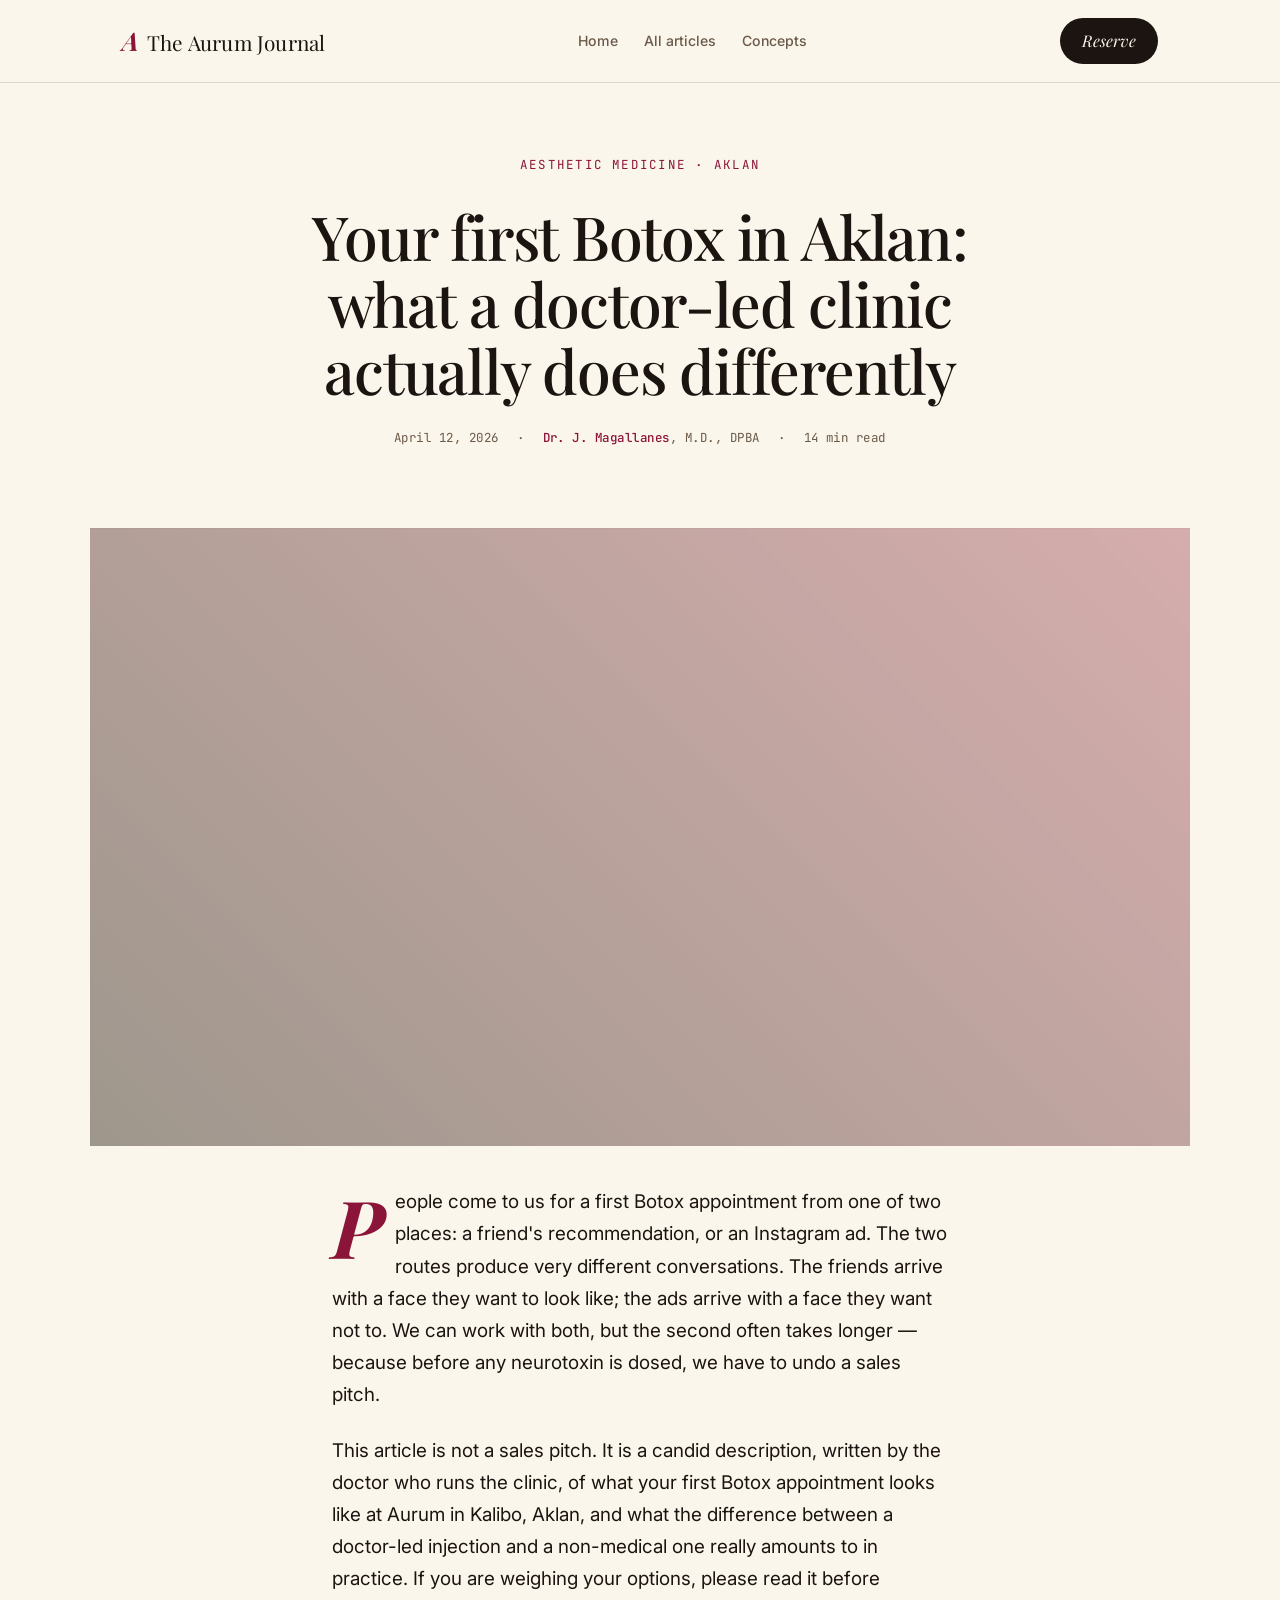
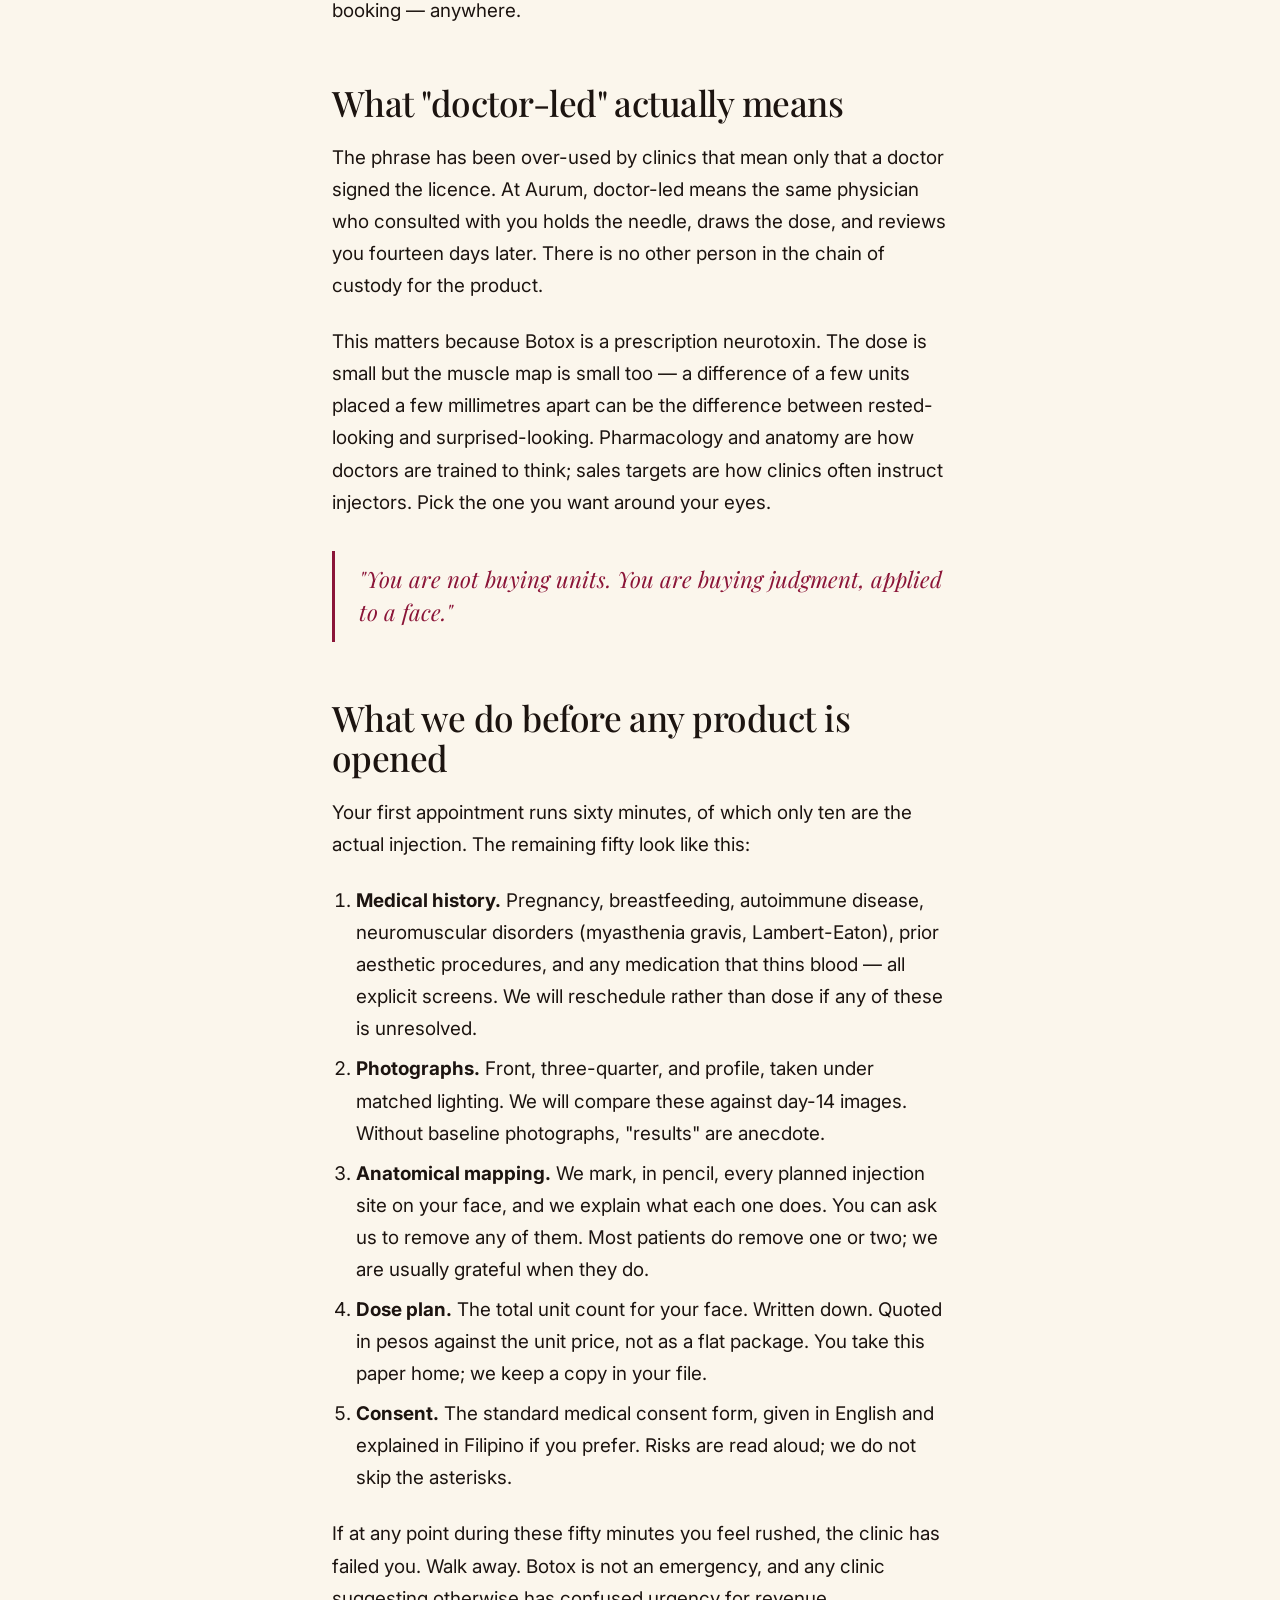
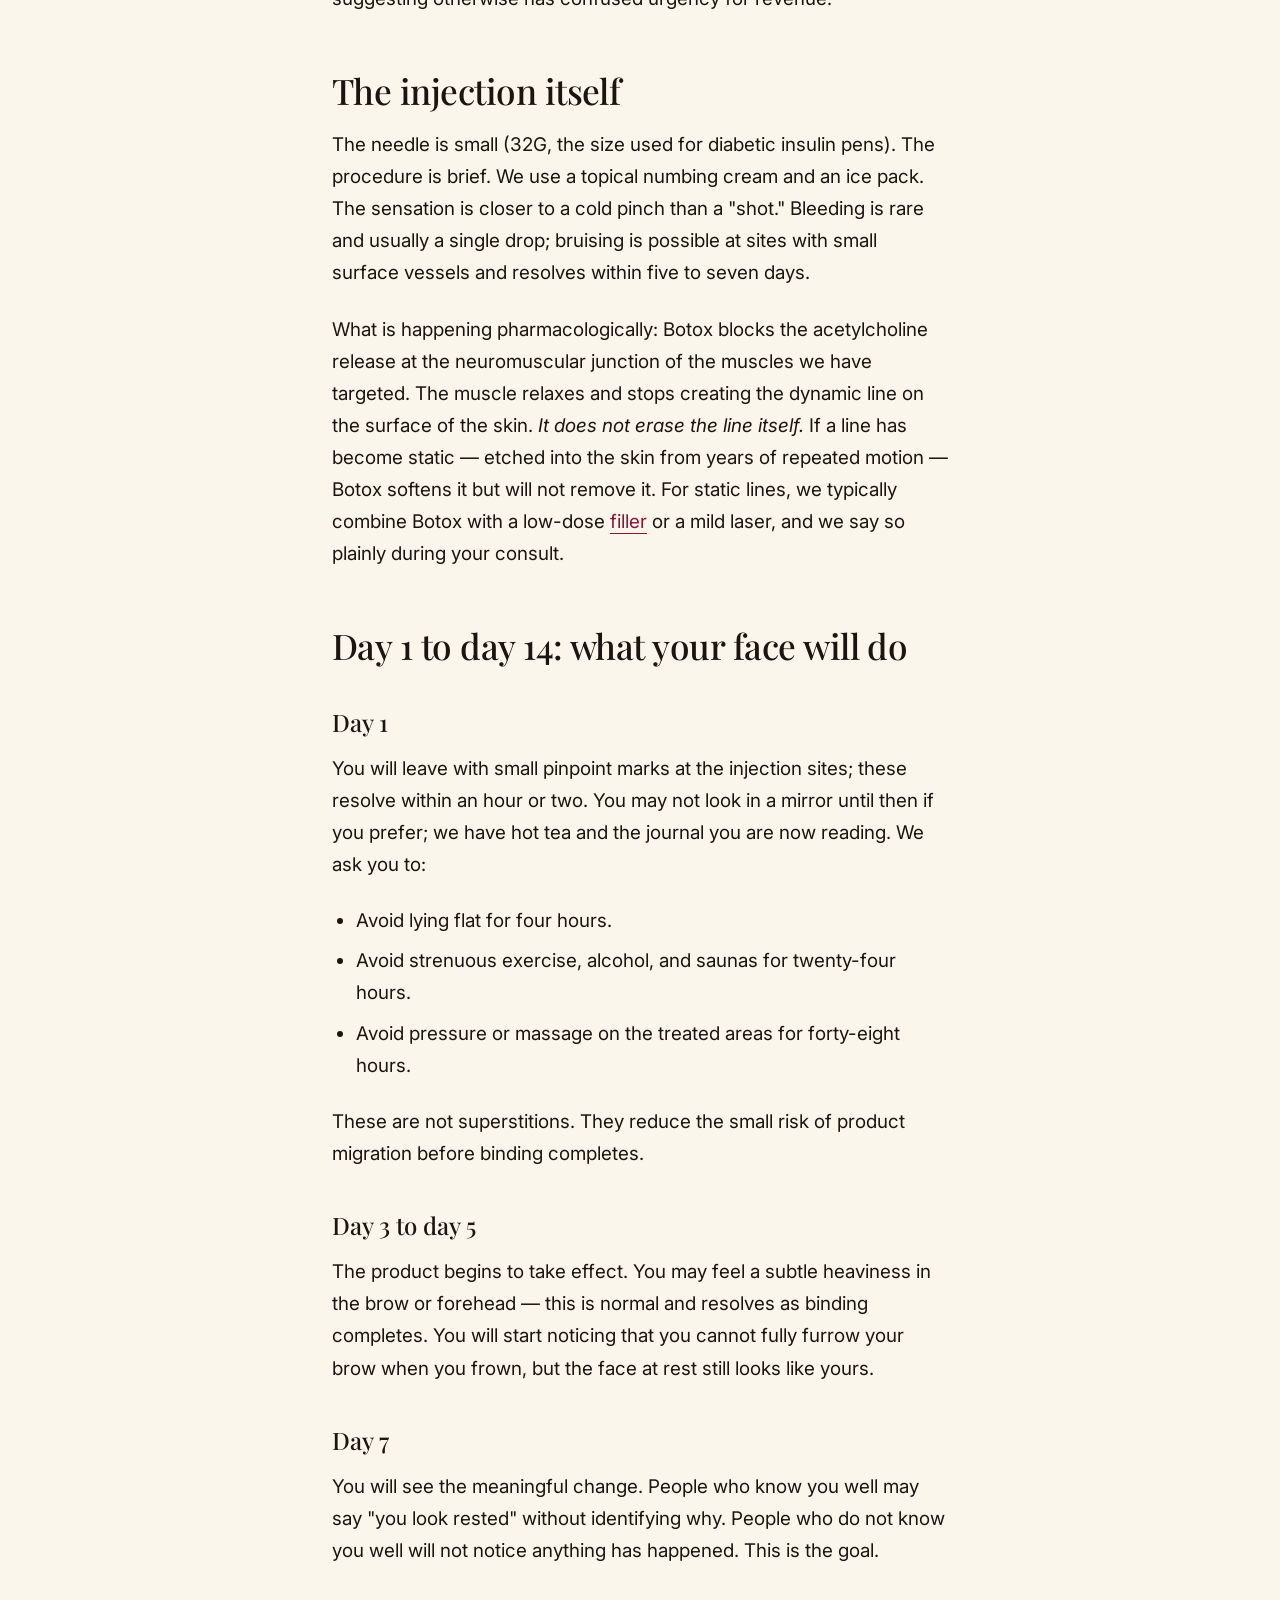
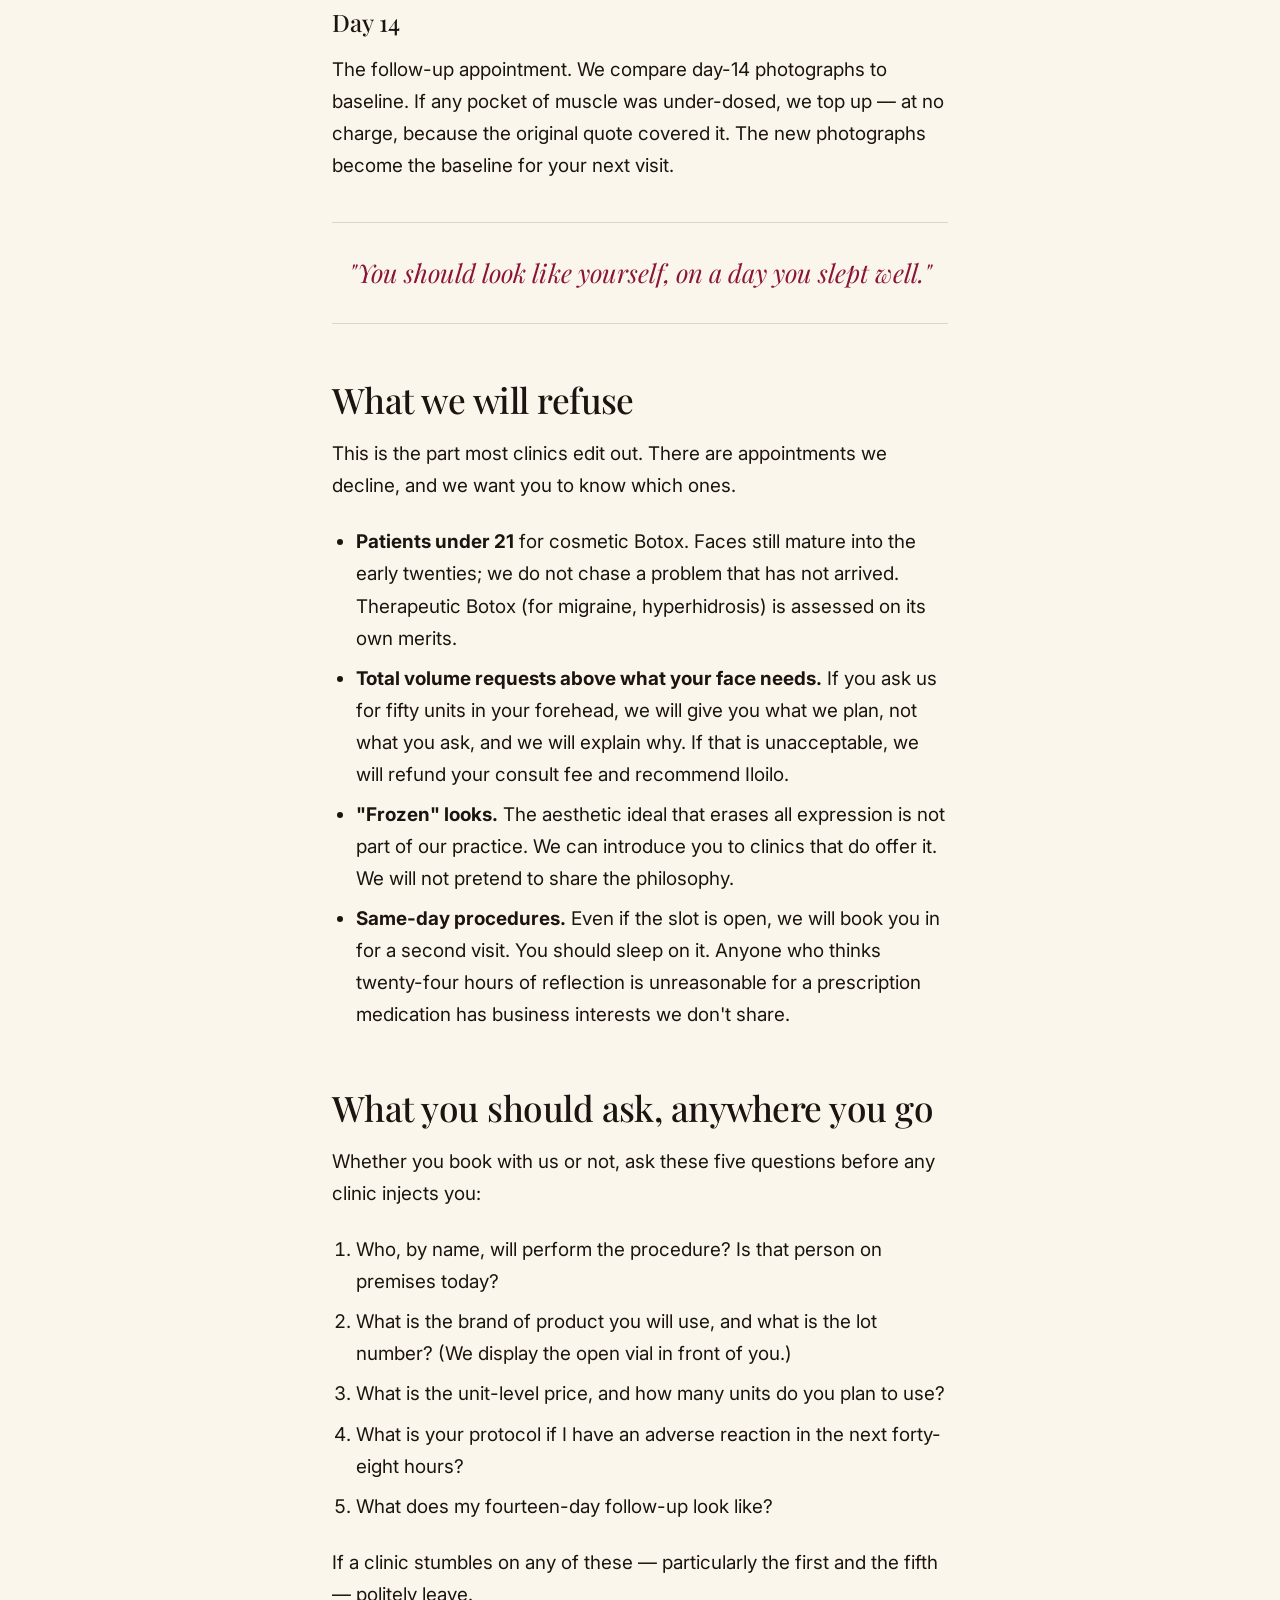
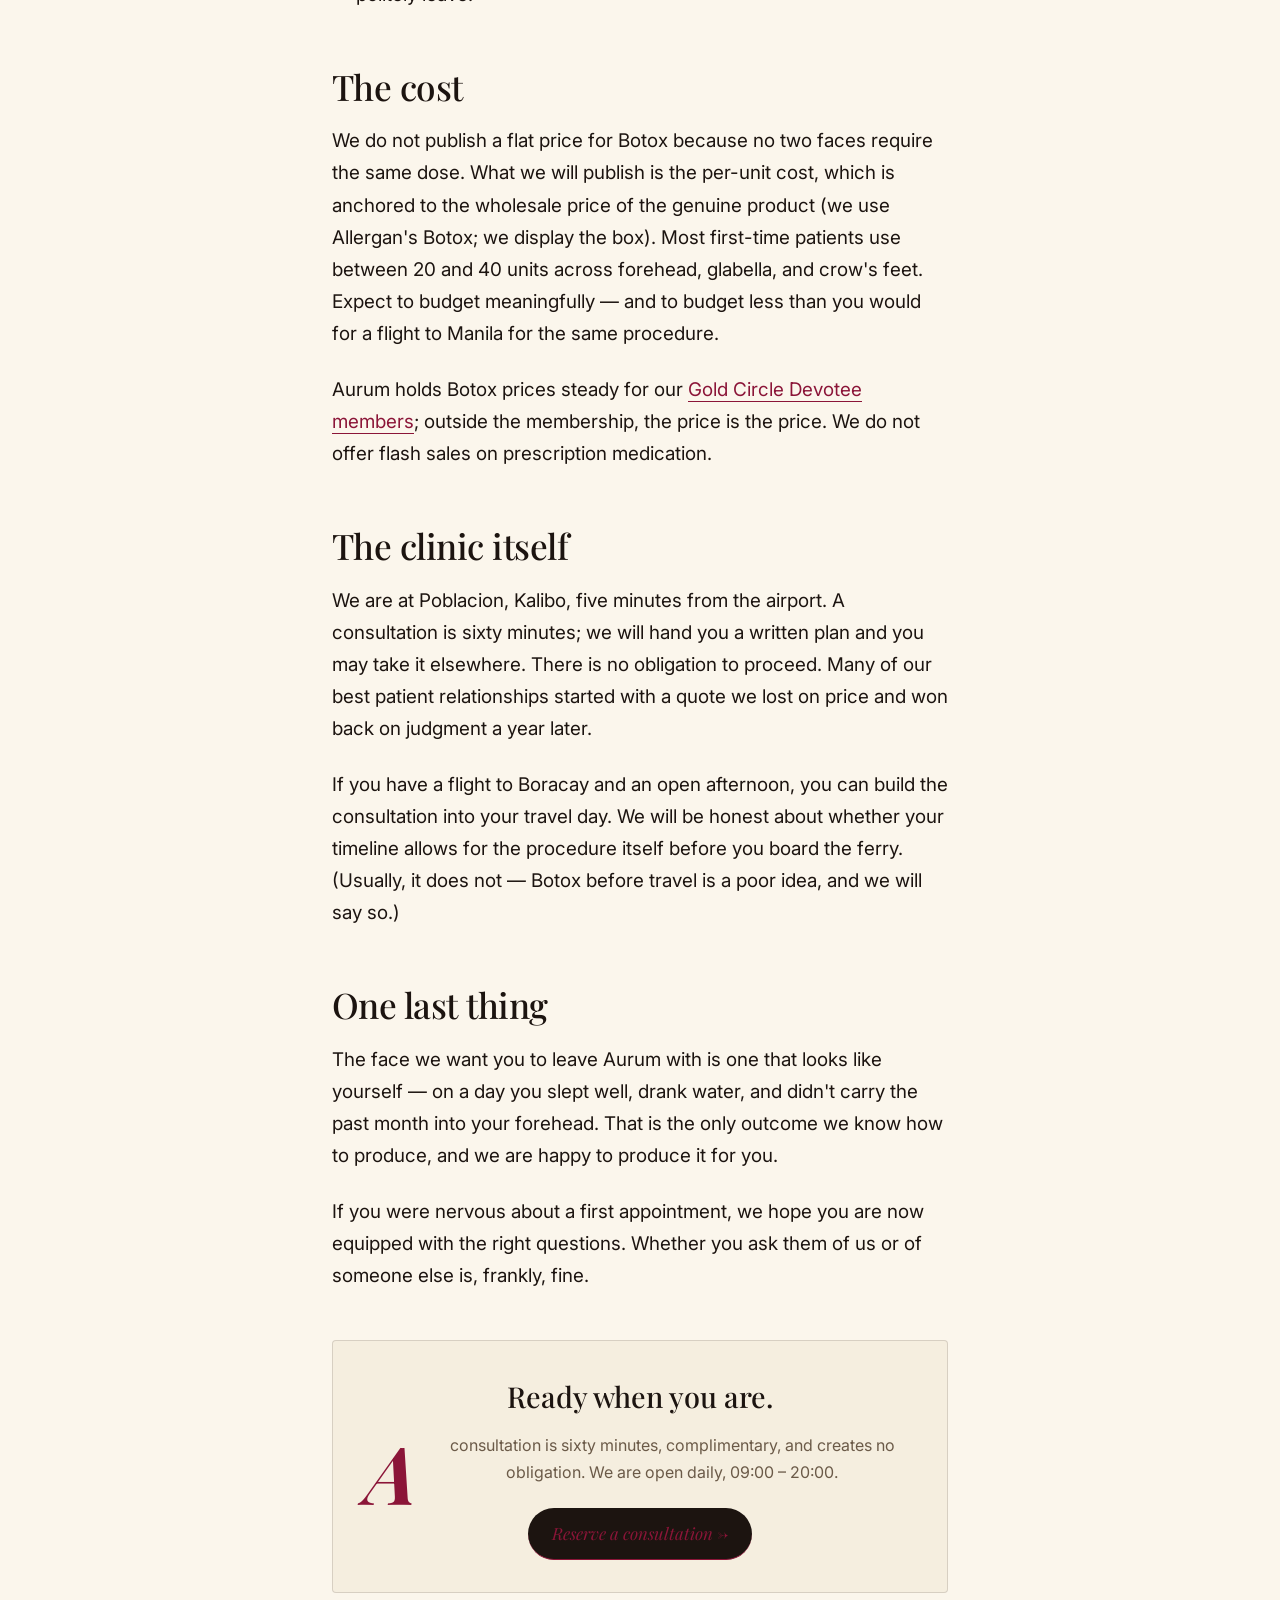
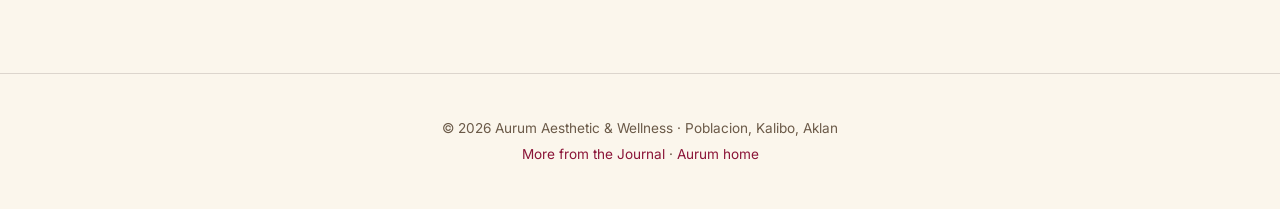
<file: journal/botox-aklan-doctor-led.html>
<!DOCTYPE html>
<html lang="en">
<head>
  <meta charset="UTF-8">
  <meta name="viewport" content="width=device-width, initial-scale=1.0">
  <title>Your First Botox in Aklan — What a Doctor-Led Clinic Actually Does Differently | Aurum Journal</title>
  <meta name="description" content="A frank, doctor-written guide to your first Botox appointment in Aklan. What changes when a board-certified physician injects, what to ask, what to refuse, and what your face will look like at day 7 and day 14.">
  <meta name="keywords" content="first Botox Aklan, doctor-led Botox Philippines, Botox guide Kalibo, Botox safety Aurum Wellness, FDA-approved Botox Aklan, Botox vs spa injection">
  <link rel="canonical" href="https://aurumwellness.ph/journal/botox-aklan-doctor-led.html">

  <meta property="og:type" content="article">
  <meta property="og:title" content="Your First Botox in Aklan: What a Doctor-Led Clinic Actually Does Differently">
  <meta property="og:description" content="A frank, doctor-written guide to a first Botox appointment in Kalibo, Aklan.">
  <meta property="og:image" content="https://aurumwellness.ph/594860053_122094583089159395_8352053032821069602_n.jpg">
  <meta property="article:published_time" content="2026-04-12">
  <meta property="article:author" content="Dr. Josefa A. Magallanes">

  <link rel="preconnect" href="https://fonts.googleapis.com">
  <link rel="preconnect" href="https://fonts.gstatic.com" crossorigin>
  <link href="https://fonts.googleapis.com/css2?family=Playfair+Display:ital,wght@0,400;0,500;0,600;0,700;1,400;1,500&family=Inter:wght@300;400;500;600&family=JetBrains+Mono:wght@400;500&display=swap" rel="stylesheet">
  <link rel="stylesheet" href="styles.css">

  <script type="application/ld+json">
  {
    "@context": "https://schema.org",
    "@type": "MedicalScholarlyArticle",
    "headline": "Your first Botox in Aklan: what a doctor-led clinic actually does differently",
    "description": "A frank, doctor-written guide to your first Botox appointment in Kalibo, Aklan.",
    "image": "https://aurumwellness.ph/594860053_122094583089159395_8352053032821069602_n.jpg",
    "datePublished": "2026-04-12",
    "dateModified": "2026-04-12",
    "wordCount": 1980,
    "author": {
      "@type": "Physician",
      "name": "Dr. Josefa A. Magallanes",
      "honorificSuffix": "M.D., DPBA",
      "jobTitle": "Founder & Medical Director, Aurum Aesthetic & Wellness"
    },
    "publisher": {
      "@type": "MedicalBusiness",
      "name": "Aurum Aesthetic & Wellness",
      "url": "https://aurumwellness.ph/"
    },
    "mainEntityOfPage": "https://aurumwellness.ph/journal/botox-aklan-doctor-led.html",
    "about": [
      {"@type":"MedicalProcedure","name":"Botulinum toxin (Botox) injection","procedureType":"Cosmetic"}
    ]
  }
  </script>
</head>
<body class="jr-body">

  <header class="jr-header">
    <div class="jr-header-inner">
      <a href="../" class="jr-brand">
        <span class="jr-brand-mark">A</span>
        <span class="jr-brand-name">The Aurum Journal</span>
      </a>
      <nav class="jr-nav">
        <a href="../">Home</a>
        <a href="./">All articles</a>
        <a href="../">Concepts</a>
      </nav>
      <a href="../#booking" class="jr-cta">Reserve</a>
    </div>
  </header>

  <section class="jr-article-hero">
    <p class="jr-eyebrow">Aesthetic Medicine · Aklan</p>
    <h1>Your first Botox in Aklan: what a doctor-led clinic actually does differently</h1>
    <div class="jr-article-meta">
      <span>April 12, 2026</span>
      <span>·</span>
      <span><strong>Dr. J. Magallanes</strong>, M.D., DPBA</span>
      <span>·</span>
      <span>14 min read</span>
    </div>
  </section>

  <div class="jr-article-cover" style="background-image: linear-gradient(45deg, rgba(28,20,16,0.4), rgba(139,21,56,0.3)), url('https://images.unsplash.com/photo-1590650046871-92c887180603?auto=format&fit=crop&w=1600&q=80');"></div>

  <article class="jr-article jr-article-dropcap">
    <p>People come to us for a first Botox appointment from one of two places: a friend's recommendation, or an Instagram ad. The two routes produce very different conversations. The friends arrive with a face they want to look like; the ads arrive with a face they want not to. We can work with both, but the second often takes longer — because before any neurotoxin is dosed, we have to undo a sales pitch.</p>

    <p>This article is not a sales pitch. It is a candid description, written by the doctor who runs the clinic, of what your first Botox appointment looks like at Aurum in Kalibo, Aklan, and what the difference between a doctor-led injection and a non-medical one really amounts to in practice. If you are weighing your options, please read it before booking — anywhere.</p>

    <h2>What "doctor-led" actually means</h2>

    <p>The phrase has been over-used by clinics that mean only that a doctor signed the licence. At Aurum, doctor-led means the same physician who consulted with you holds the needle, draws the dose, and reviews you fourteen days later. There is no other person in the chain of custody for the product.</p>

    <p>This matters because Botox is a prescription neurotoxin. The dose is small but the muscle map is small too — a difference of a few units placed a few millimetres apart can be the difference between rested-looking and surprised-looking. Pharmacology and anatomy are how doctors are trained to think; sales targets are how clinics often instruct injectors. Pick the one you want around your eyes.</p>

    <blockquote>"You are not buying units. You are buying judgment, applied to a face."</blockquote>

    <h2>What we do before any product is opened</h2>

    <p>Your first appointment runs sixty minutes, of which only ten are the actual injection. The remaining fifty look like this:</p>

    <ol>
      <li><strong>Medical history.</strong> Pregnancy, breastfeeding, autoimmune disease, neuromuscular disorders (myasthenia gravis, Lambert-Eaton), prior aesthetic procedures, and any medication that thins blood — all explicit screens. We will reschedule rather than dose if any of these is unresolved.</li>
      <li><strong>Photographs.</strong> Front, three-quarter, and profile, taken under matched lighting. We will compare these against day-14 images. Without baseline photographs, "results" are anecdote.</li>
      <li><strong>Anatomical mapping.</strong> We mark, in pencil, every planned injection site on your face, and we explain what each one does. You can ask us to remove any of them. Most patients do remove one or two; we are usually grateful when they do.</li>
      <li><strong>Dose plan.</strong> The total unit count for your face. Written down. Quoted in pesos against the unit price, not as a flat package. You take this paper home; we keep a copy in your file.</li>
      <li><strong>Consent.</strong> The standard medical consent form, given in English and explained in Filipino if you prefer. Risks are read aloud; we do not skip the asterisks.</li>
    </ol>

    <p>If at any point during these fifty minutes you feel rushed, the clinic has failed you. Walk away. Botox is not an emergency, and any clinic suggesting otherwise has confused urgency for revenue.</p>

    <h2>The injection itself</h2>

    <p>The needle is small (32G, the size used for diabetic insulin pens). The procedure is brief. We use a topical numbing cream and an ice pack. The sensation is closer to a cold pinch than a "shot." Bleeding is rare and usually a single drop; bruising is possible at sites with small surface vessels and resolves within five to seven days.</p>

    <p>What is happening pharmacologically: Botox blocks the acetylcholine release at the neuromuscular junction of the muscles we have targeted. The muscle relaxes and stops creating the dynamic line on the surface of the skin. <em>It does not erase the line itself.</em> If a line has become static — etched into the skin from years of repeated motion — Botox softens it but will not remove it. For static lines, we typically combine Botox with a low-dose <a href="../iteration-2/#carte">filler</a> or a mild laser, and we say so plainly during your consult.</p>

    <h2>Day 1 to day 14: what your face will do</h2>

    <h3>Day 1</h3>
    <p>You will leave with small pinpoint marks at the injection sites; these resolve within an hour or two. You may not look in a mirror until then if you prefer; we have hot tea and the journal you are now reading. We ask you to:</p>
    <ul>
      <li>Avoid lying flat for four hours.</li>
      <li>Avoid strenuous exercise, alcohol, and saunas for twenty-four hours.</li>
      <li>Avoid pressure or massage on the treated areas for forty-eight hours.</li>
    </ul>
    <p>These are not superstitions. They reduce the small risk of product migration before binding completes.</p>

    <h3>Day 3 to day 5</h3>
    <p>The product begins to take effect. You may feel a subtle heaviness in the brow or forehead — this is normal and resolves as binding completes. You will start noticing that you cannot fully furrow your brow when you frown, but the face at rest still looks like yours.</p>

    <h3>Day 7</h3>
    <p>You will see the meaningful change. People who know you well may say "you look rested" without identifying why. People who do not know you well will not notice anything has happened. This is the goal.</p>

    <h3>Day 14</h3>
    <p>The follow-up appointment. We compare day-14 photographs to baseline. If any pocket of muscle was under-dosed, we top up — at no charge, because the original quote covered it. The new photographs become the baseline for your next visit.</p>

    <p class="jr-pull">"You should look like yourself, on a day you slept well."</p>

    <h2>What we will refuse</h2>

    <p>This is the part most clinics edit out. There are appointments we decline, and we want you to know which ones.</p>

    <ul>
      <li><strong>Patients under 21</strong> for cosmetic Botox. Faces still mature into the early twenties; we do not chase a problem that has not arrived. Therapeutic Botox (for migraine, hyperhidrosis) is assessed on its own merits.</li>
      <li><strong>Total volume requests above what your face needs.</strong> If you ask us for fifty units in your forehead, we will give you what we plan, not what you ask, and we will explain why. If that is unacceptable, we will refund your consult fee and recommend Iloilo.</li>
      <li><strong>"Frozen" looks.</strong> The aesthetic ideal that erases all expression is not part of our practice. We can introduce you to clinics that do offer it. We will not pretend to share the philosophy.</li>
      <li><strong>Same-day procedures.</strong> Even if the slot is open, we will book you in for a second visit. You should sleep on it. Anyone who thinks twenty-four hours of reflection is unreasonable for a prescription medication has business interests we don't share.</li>
    </ul>

    <h2>What you should ask, anywhere you go</h2>

    <p>Whether you book with us or not, ask these five questions before any clinic injects you:</p>

    <ol>
      <li>Who, by name, will perform the procedure? Is that person on premises today?</li>
      <li>What is the brand of product you will use, and what is the lot number? (We display the open vial in front of you.)</li>
      <li>What is the unit-level price, and how many units do you plan to use?</li>
      <li>What is your protocol if I have an adverse reaction in the next forty-eight hours?</li>
      <li>What does my fourteen-day follow-up look like?</li>
    </ol>

    <p>If a clinic stumbles on any of these — particularly the first and the fifth — politely leave.</p>

    <h2>The cost</h2>

    <p>We do not publish a flat price for Botox because no two faces require the same dose. What we will publish is the per-unit cost, which is anchored to the wholesale price of the genuine product (we use Allergan's Botox; we display the box). Most first-time patients use between 20 and 40 units across forehead, glabella, and crow's feet. Expect to budget meaningfully — and to budget less than you would for a flight to Manila for the same procedure.</p>

    <p>Aurum holds Botox prices steady for our <a href="../#circle">Gold Circle Devotee members</a>; outside the membership, the price is the price. We do not offer flash sales on prescription medication.</p>

    <h2>The clinic itself</h2>

    <p>We are at Poblacion, Kalibo, five minutes from the airport. A consultation is sixty minutes; we will hand you a written plan and you may take it elsewhere. There is no obligation to proceed. Many of our best patient relationships started with a quote we lost on price and won back on judgment a year later.</p>

    <p>If you have a flight to Boracay and an open afternoon, you can build the consultation into your travel day. We will be honest about whether your timeline allows for the procedure itself before you board the ferry. (Usually, it does not — Botox before travel is a poor idea, and we will say so.)</p>

    <h2>One last thing</h2>

    <p>The face we want you to leave Aurum with is one that looks like yourself — on a day you slept well, drank water, and didn't carry the past month into your forehead. That is the only outcome we know how to produce, and we are happy to produce it for you.</p>

    <p>If you were nervous about a first appointment, we hope you are now equipped with the right questions. Whether you ask them of us or of someone else is, frankly, fine.</p>

    <div class="jr-article-cta">
      <h3>Ready when you are.</h3>
      <p>A consultation is sixty minutes, complimentary, and creates no obligation. We are open daily, 09:00 – 20:00.</p>
      <a href="../#booking" class="jr-btn">Reserve a consultation →</a>
    </div>

  </article>

  <footer class="jr-foot">
    <p>© 2026 Aurum Aesthetic &amp; Wellness · Poblacion, Kalibo, Aklan</p>
    <p><a href="./">More from the Journal</a> · <a href="../">Aurum home</a></p>
  </footer>
</body>
</html>
</file>
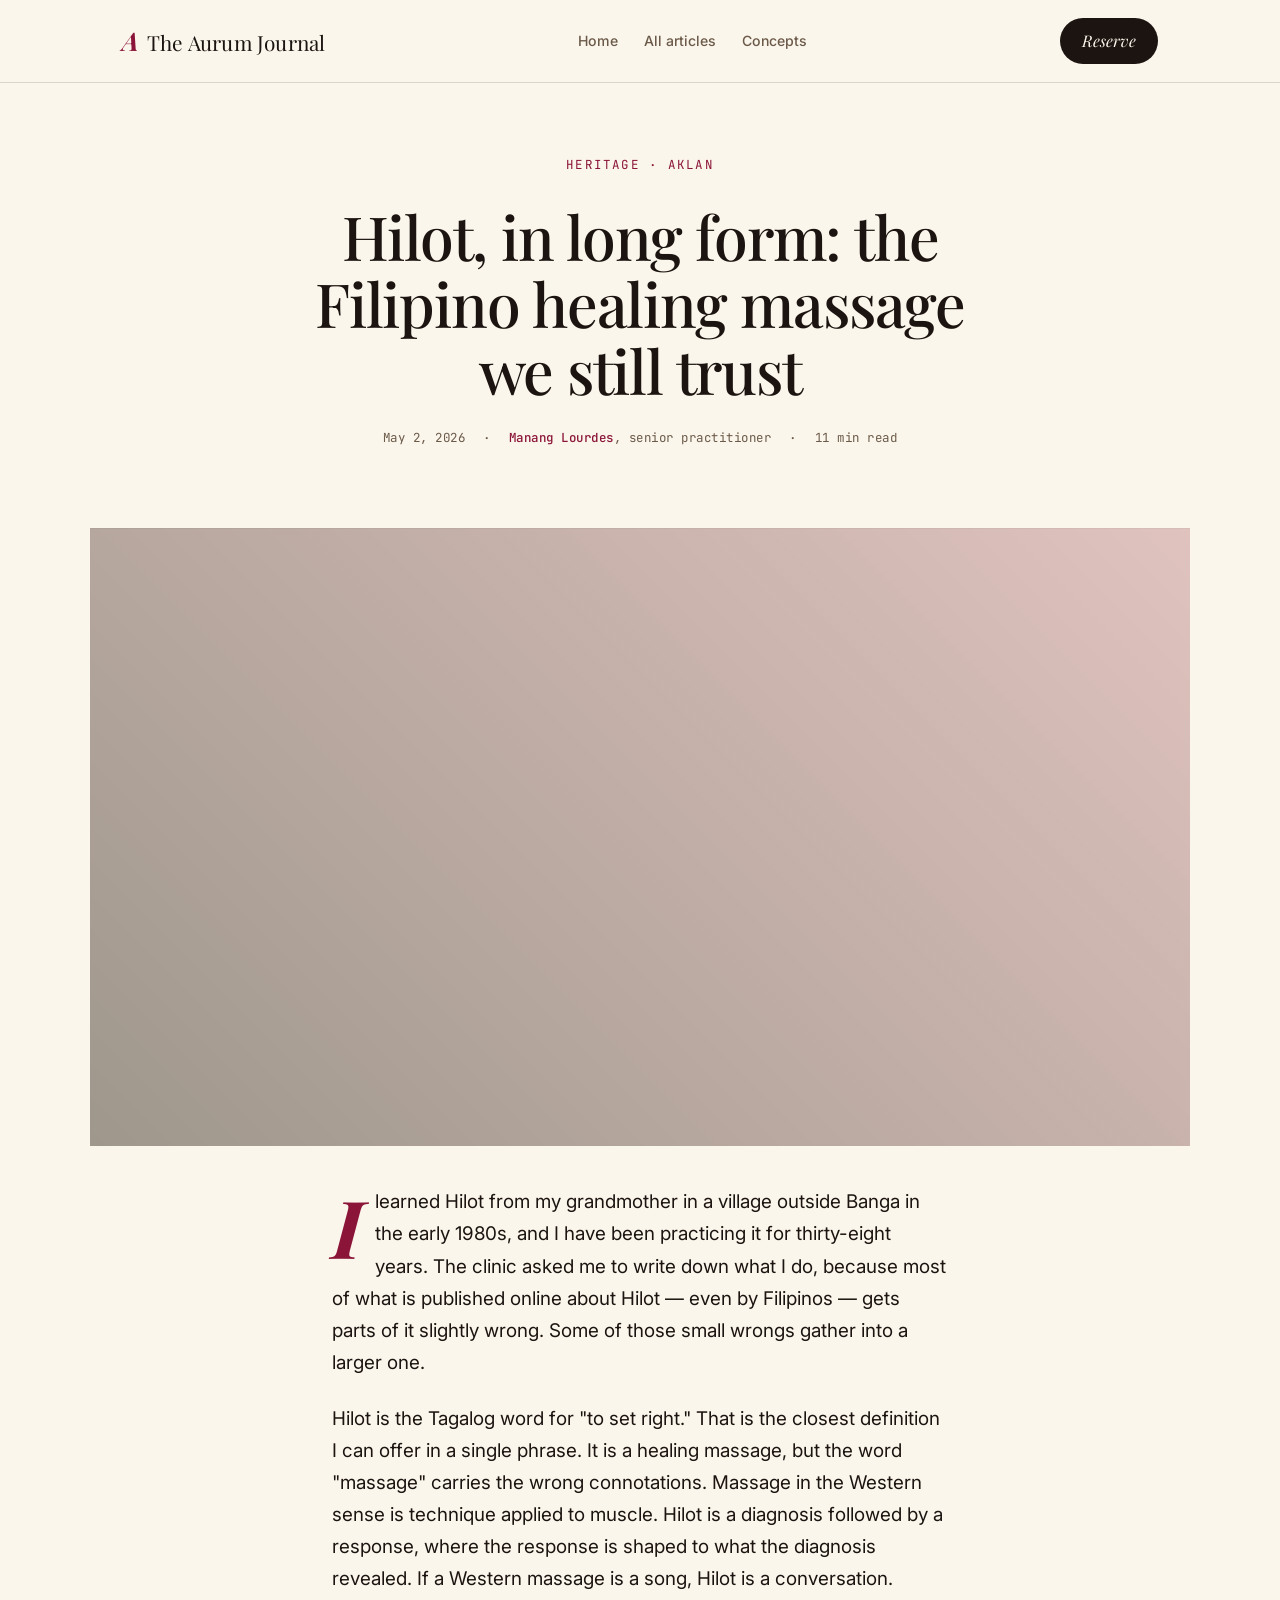
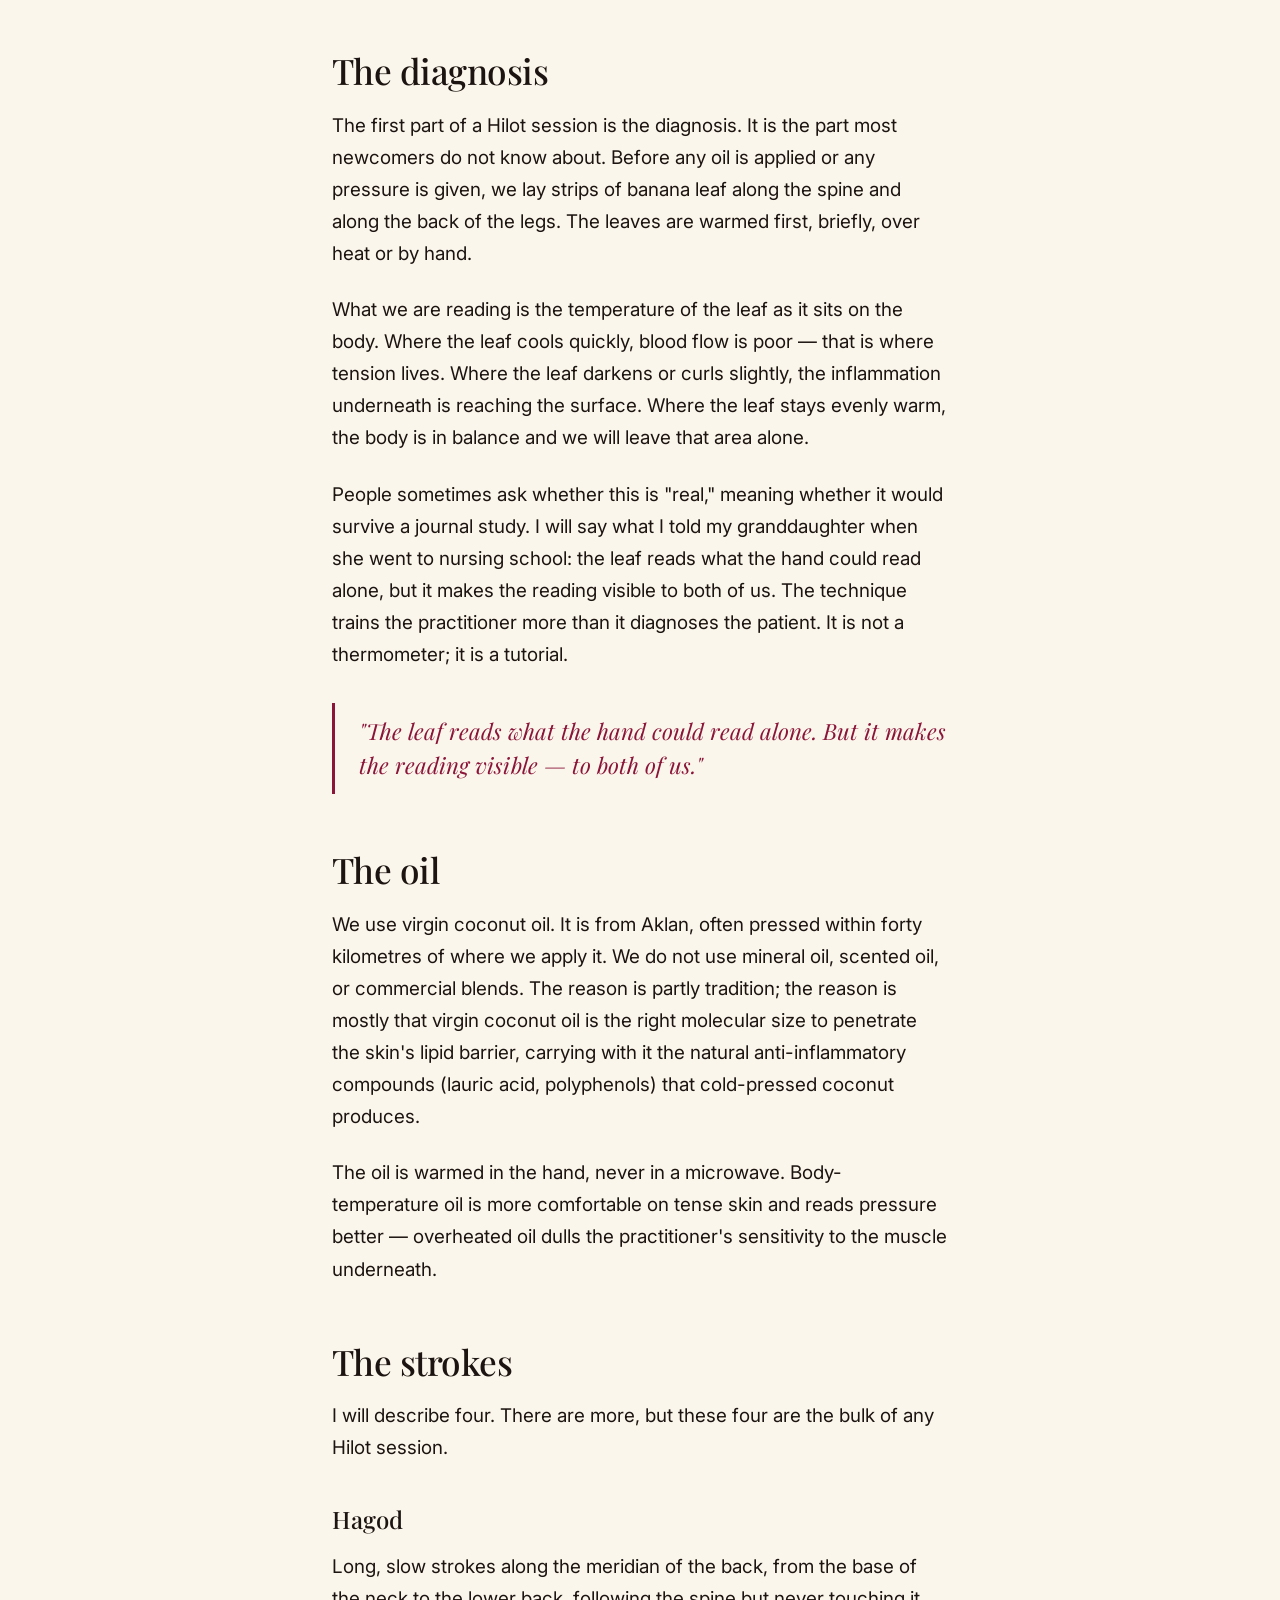
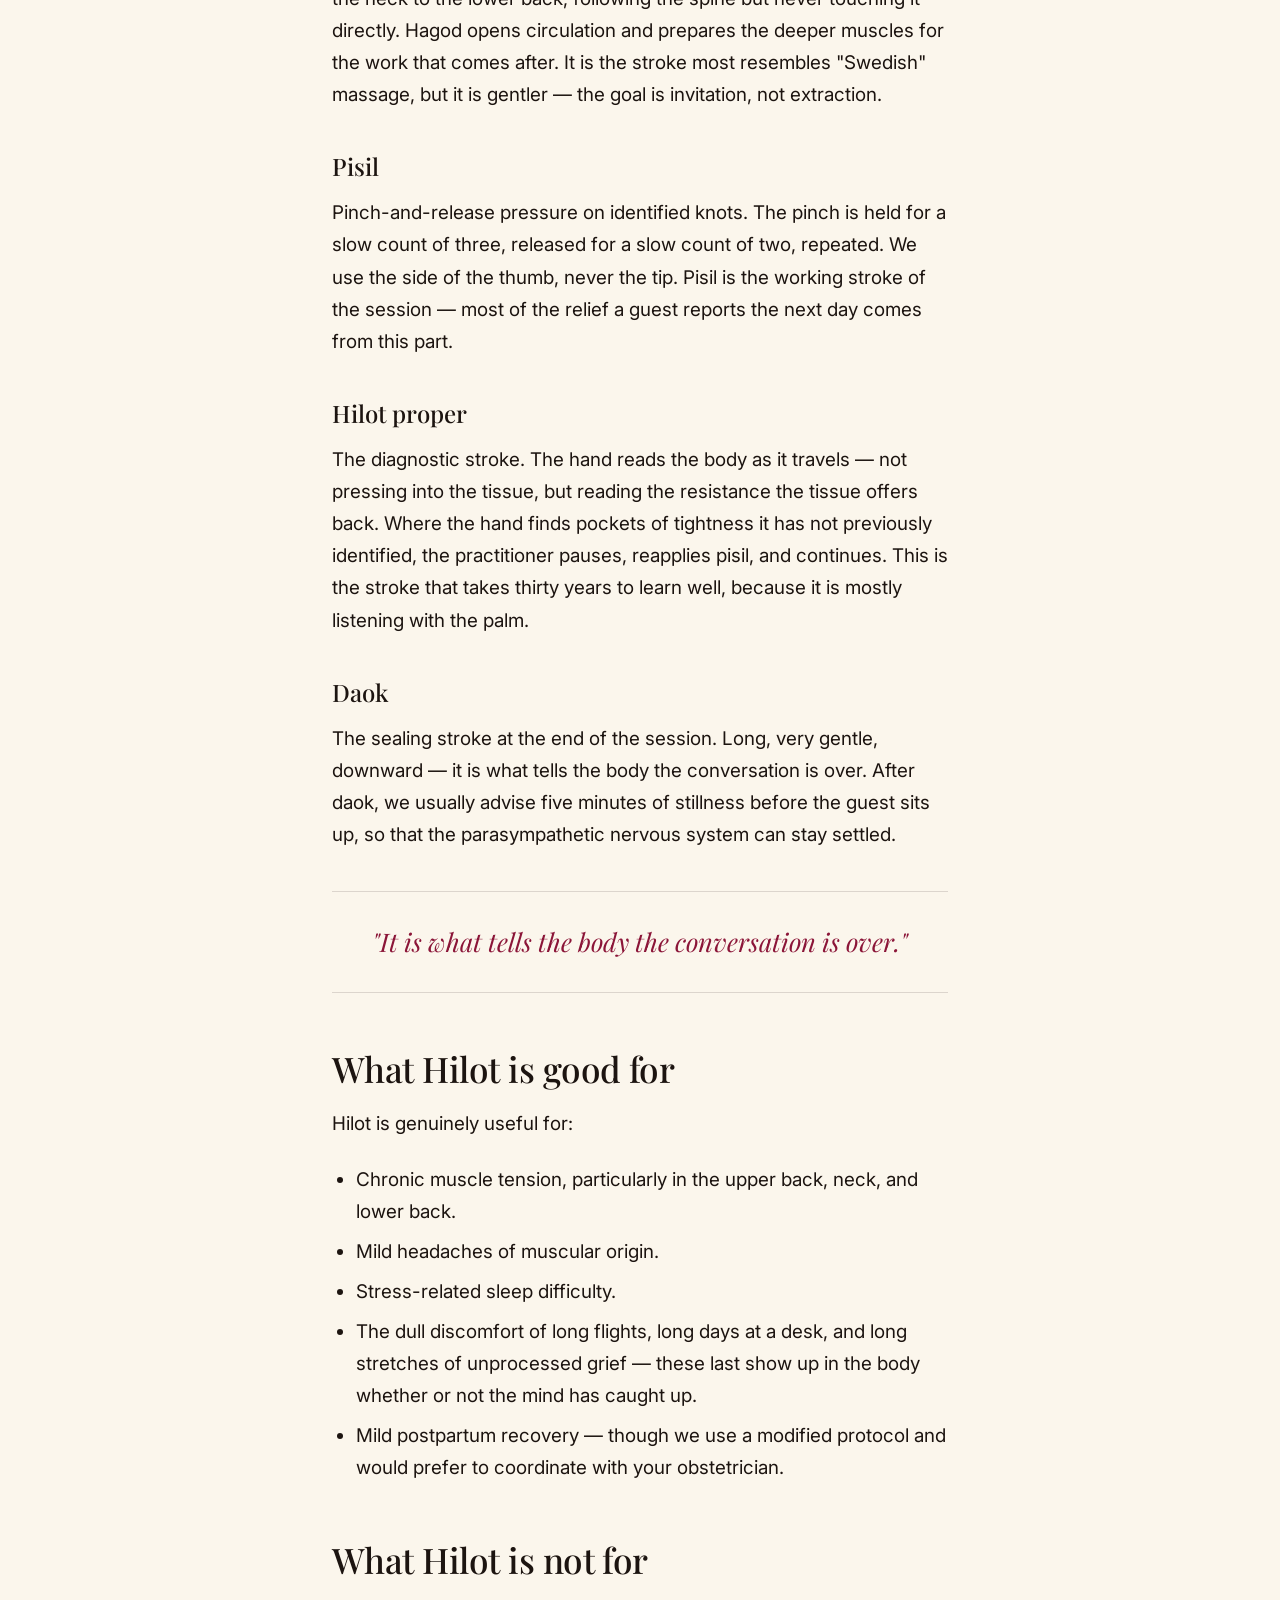
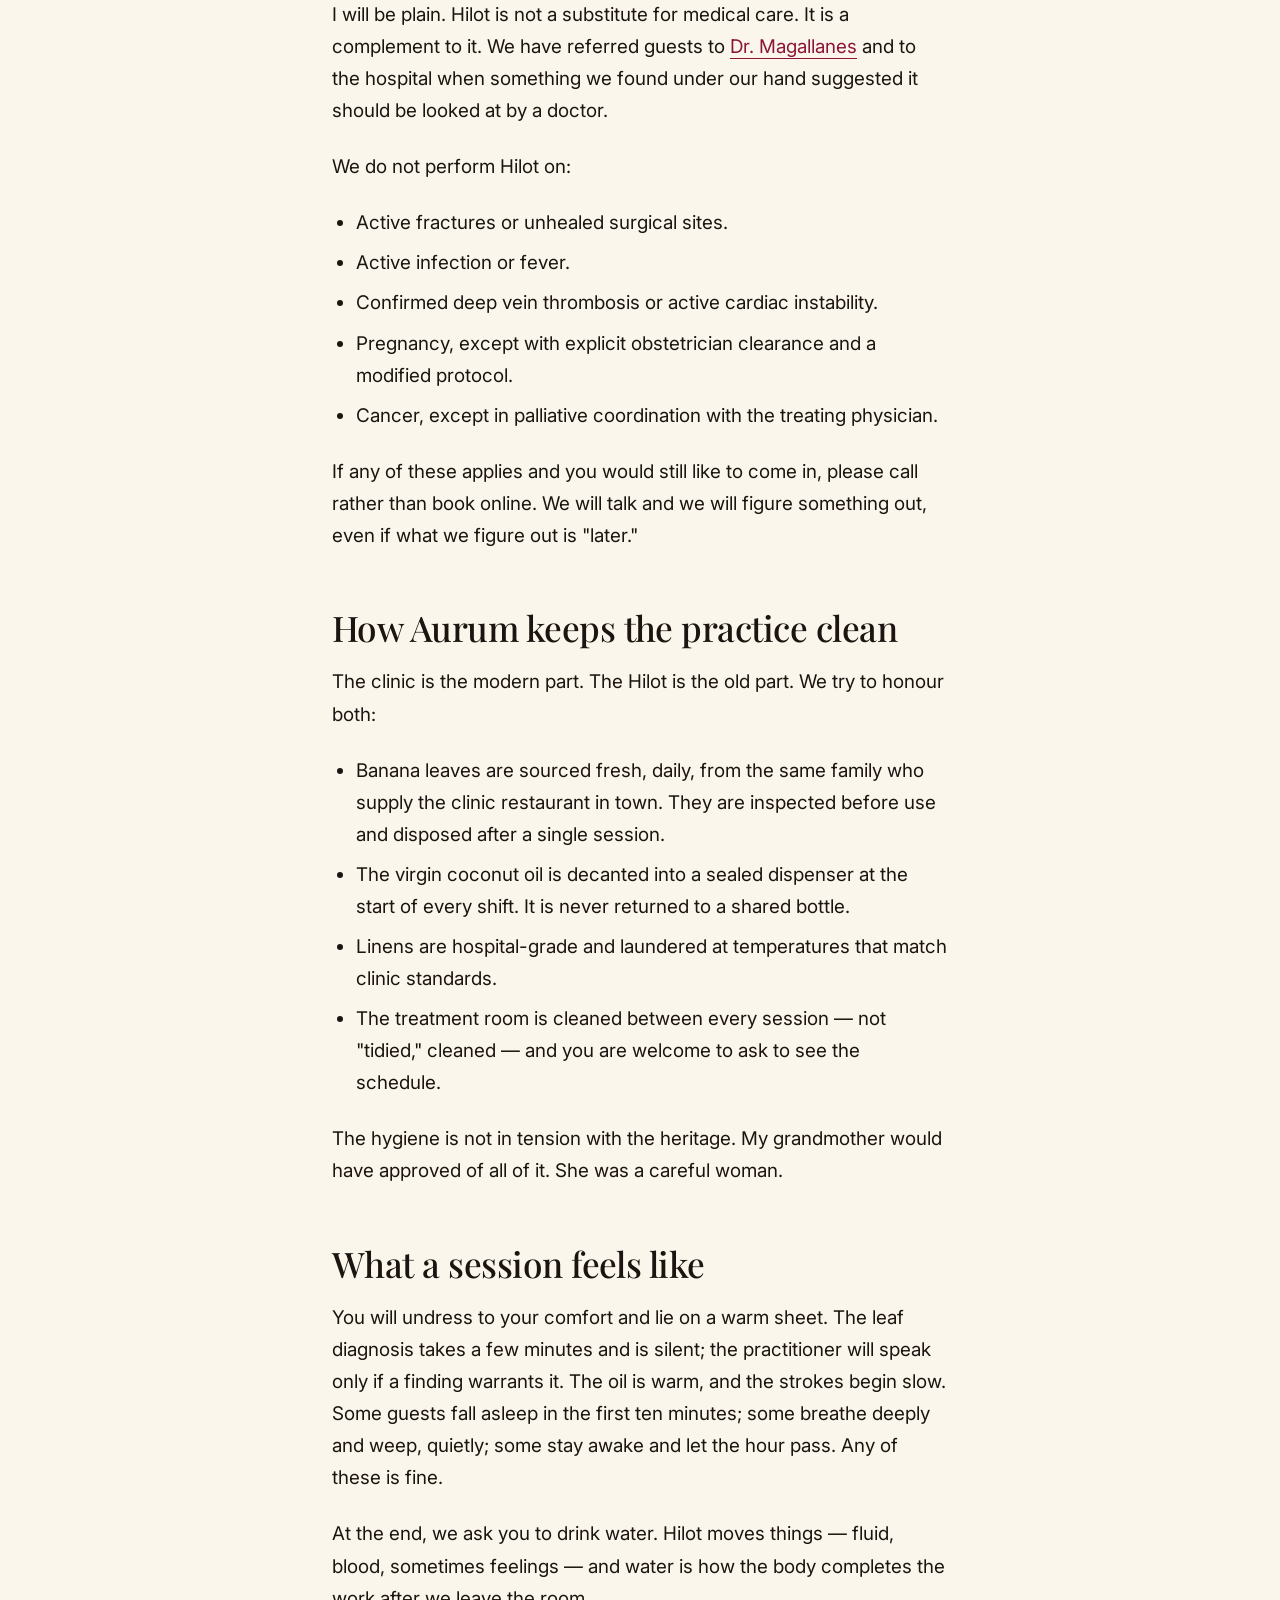
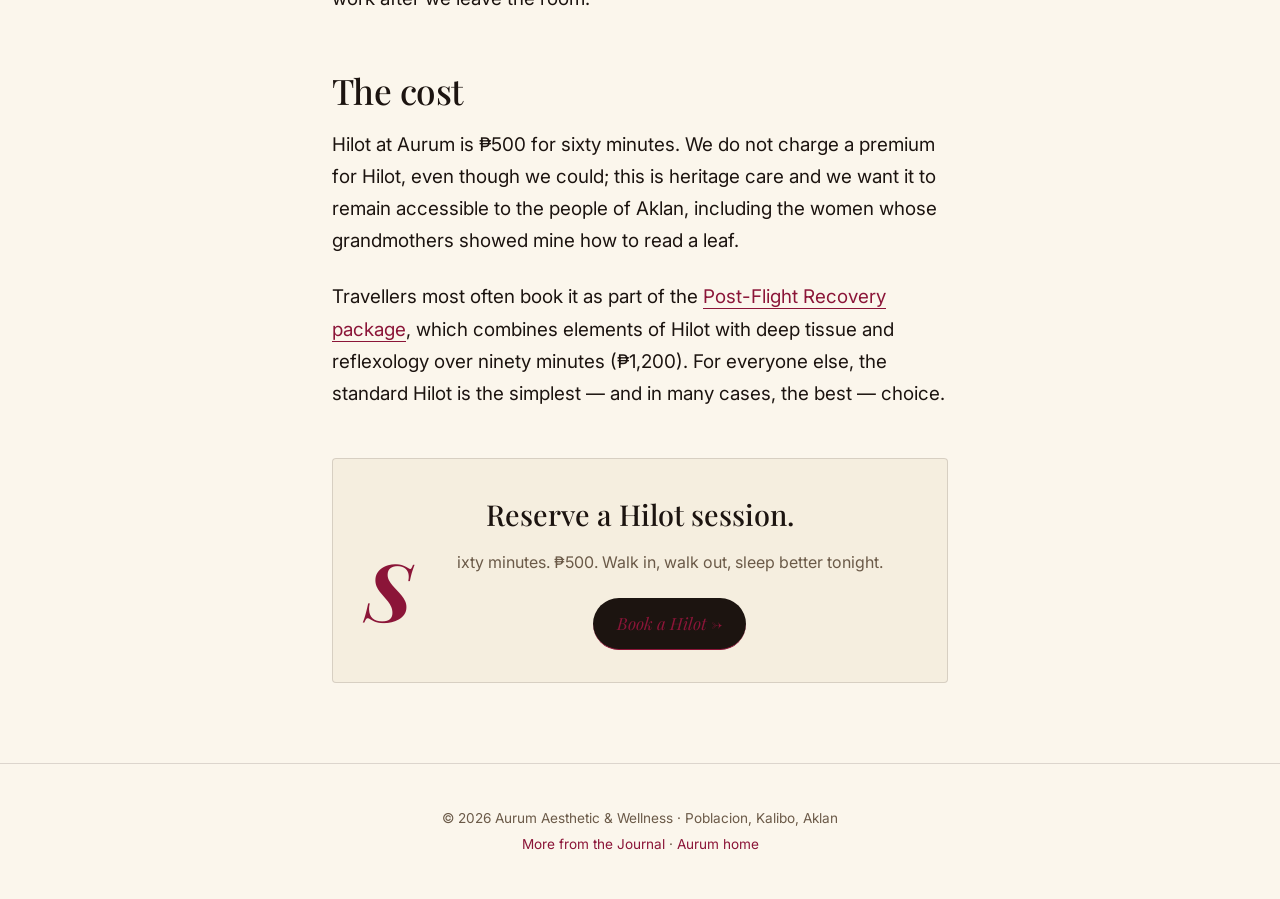
<file: journal/hilot-filipino-healing.html>
<!DOCTYPE html>
<html lang="en">
<head>
  <meta charset="UTF-8">
  <meta name="viewport" content="width=device-width, initial-scale=1.0">
  <title>Hilot, in Long Form — The Filipino Healing Massage We Still Trust | Aurum Journal</title>
  <meta name="description" content="A long, careful explanation of Hilot — the Filipino healing massage. Banana leaves laid on the body, virgin coconut oil warmed in the hand, and a grandmother's diagnostic muscle memory.">
  <meta name="keywords" content="Hilot Filipino healing, Hilot massage Aklan, Filipino traditional massage, Aurum Hilot Kalibo, banana leaf diagnosis, virgin coconut oil massage Philippines">
  <link rel="canonical" href="https://aurumwellness.ph/journal/hilot-filipino-healing.html">

  <meta property="og:type" content="article">
  <meta property="og:title" content="Hilot, in long form: the Filipino healing massage we still trust">
  <meta property="og:description" content="A long, careful explanation of Hilot — the Filipino healing massage.">
  <meta property="article:published_time" content="2026-05-02">
  <meta property="article:author" content="Manang Lourdes">

  <link rel="preconnect" href="https://fonts.googleapis.com">
  <link rel="preconnect" href="https://fonts.gstatic.com" crossorigin>
  <link href="https://fonts.googleapis.com/css2?family=Playfair+Display:ital,wght@0,400;0,500;0,600;0,700;1,400;1,500&family=Inter:wght@300;400;500;600&family=JetBrains+Mono:wght@400;500&display=swap" rel="stylesheet">
  <link rel="stylesheet" href="styles.css">

  <script type="application/ld+json">
  {
    "@context": "https://schema.org",
    "@type": "Article",
    "headline": "Hilot, in long form: the Filipino healing massage we still trust",
    "description": "A careful, traditional explanation of Hilot — the Filipino healing massage practiced at Aurum.",
    "datePublished": "2026-05-02",
    "dateModified": "2026-05-02",
    "wordCount": 1740,
    "author": { "@type":"Person", "name":"Manang Lourdes", "jobTitle":"Senior Hilot practitioner, Aurum Aesthetic & Wellness" },
    "publisher": { "@type":"MedicalBusiness", "name":"Aurum Aesthetic & Wellness", "url":"https://aurumwellness.ph/" },
    "mainEntityOfPage": "https://aurumwellness.ph/journal/hilot-filipino-healing.html"
  }
  </script>
</head>
<body class="jr-body">

  <header class="jr-header">
    <div class="jr-header-inner">
      <a href="../" class="jr-brand">
        <span class="jr-brand-mark">A</span>
        <span class="jr-brand-name">The Aurum Journal</span>
      </a>
      <nav class="jr-nav">
        <a href="../">Home</a>
        <a href="./">All articles</a>
        <a href="../">Concepts</a>
      </nav>
      <a href="../#booking" class="jr-cta">Reserve</a>
    </div>
  </header>

  <section class="jr-article-hero">
    <p class="jr-eyebrow">Heritage · Aklan</p>
    <h1>Hilot, in long form: the Filipino healing massage we still trust</h1>
    <div class="jr-article-meta">
      <span>May 2, 2026</span>
      <span>·</span>
      <span><strong>Manang Lourdes</strong>, senior practitioner</span>
      <span>·</span>
      <span>11 min read</span>
    </div>
  </section>

  <div class="jr-article-cover" style="background-image: linear-gradient(45deg, rgba(28,20,16,0.4), rgba(139,21,56,0.2)), url('https://images.unsplash.com/photo-1591287083773-9f1e7d2e1c34?auto=format&fit=crop&w=1600&q=80');"></div>

  <article class="jr-article jr-article-dropcap">

    <p>I learned Hilot from my grandmother in a village outside Banga in the early 1980s, and I have been practicing it for thirty-eight years. The clinic asked me to write down what I do, because most of what is published online about Hilot — even by Filipinos — gets parts of it slightly wrong. Some of those small wrongs gather into a larger one.</p>

    <p>Hilot is the Tagalog word for "to set right." That is the closest definition I can offer in a single phrase. It is a healing massage, but the word "massage" carries the wrong connotations. Massage in the Western sense is technique applied to muscle. Hilot is a diagnosis followed by a response, where the response is shaped to what the diagnosis revealed. If a Western massage is a song, Hilot is a conversation.</p>

    <h2>The diagnosis</h2>

    <p>The first part of a Hilot session is the diagnosis. It is the part most newcomers do not know about. Before any oil is applied or any pressure is given, we lay strips of banana leaf along the spine and along the back of the legs. The leaves are warmed first, briefly, over heat or by hand.</p>

    <p>What we are reading is the temperature of the leaf as it sits on the body. Where the leaf cools quickly, blood flow is poor — that is where tension lives. Where the leaf darkens or curls slightly, the inflammation underneath is reaching the surface. Where the leaf stays evenly warm, the body is in balance and we will leave that area alone.</p>

    <p>People sometimes ask whether this is "real," meaning whether it would survive a journal study. I will say what I told my granddaughter when she went to nursing school: the leaf reads what the hand could read alone, but it makes the reading visible to both of us. The technique trains the practitioner more than it diagnoses the patient. It is not a thermometer; it is a tutorial.</p>

    <blockquote>"The leaf reads what the hand could read alone. But it makes the reading visible — to both of us."</blockquote>

    <h2>The oil</h2>

    <p>We use virgin coconut oil. It is from Aklan, often pressed within forty kilometres of where we apply it. We do not use mineral oil, scented oil, or commercial blends. The reason is partly tradition; the reason is mostly that virgin coconut oil is the right molecular size to penetrate the skin's lipid barrier, carrying with it the natural anti-inflammatory compounds (lauric acid, polyphenols) that cold-pressed coconut produces.</p>

    <p>The oil is warmed in the hand, never in a microwave. Body-temperature oil is more comfortable on tense skin and reads pressure better — overheated oil dulls the practitioner's sensitivity to the muscle underneath.</p>

    <h2>The strokes</h2>

    <p>I will describe four. There are more, but these four are the bulk of any Hilot session.</p>

    <h3>Hagod</h3>
    <p>Long, slow strokes along the meridian of the back, from the base of the neck to the lower back, following the spine but never touching it directly. Hagod opens circulation and prepares the deeper muscles for the work that comes after. It is the stroke most resembles "Swedish" massage, but it is gentler — the goal is invitation, not extraction.</p>

    <h3>Pisil</h3>
    <p>Pinch-and-release pressure on identified knots. The pinch is held for a slow count of three, released for a slow count of two, repeated. We use the side of the thumb, never the tip. Pisil is the working stroke of the session — most of the relief a guest reports the next day comes from this part.</p>

    <h3>Hilot proper</h3>
    <p>The diagnostic stroke. The hand reads the body as it travels — not pressing into the tissue, but reading the resistance the tissue offers back. Where the hand finds pockets of tightness it has not previously identified, the practitioner pauses, reapplies pisil, and continues. This is the stroke that takes thirty years to learn well, because it is mostly listening with the palm.</p>

    <h3>Daok</h3>
    <p>The sealing stroke at the end of the session. Long, very gentle, downward — it is what tells the body the conversation is over. After daok, we usually advise five minutes of stillness before the guest sits up, so that the parasympathetic nervous system can stay settled.</p>

    <p class="jr-pull">"It is what tells the body the conversation is over."</p>

    <h2>What Hilot is good for</h2>

    <p>Hilot is genuinely useful for:</p>

    <ul>
      <li>Chronic muscle tension, particularly in the upper back, neck, and lower back.</li>
      <li>Mild headaches of muscular origin.</li>
      <li>Stress-related sleep difficulty.</li>
      <li>The dull discomfort of long flights, long days at a desk, and long stretches of unprocessed grief — these last show up in the body whether or not the mind has caught up.</li>
      <li>Mild postpartum recovery — though we use a modified protocol and would prefer to coordinate with your obstetrician.</li>
    </ul>

    <h2>What Hilot is not for</h2>

    <p>I will be plain. Hilot is not a substitute for medical care. It is a complement to it. We have referred guests to <a href="../#about">Dr. Magallanes</a> and to the hospital when something we found under our hand suggested it should be looked at by a doctor.</p>

    <p>We do not perform Hilot on:</p>
    <ul>
      <li>Active fractures or unhealed surgical sites.</li>
      <li>Active infection or fever.</li>
      <li>Confirmed deep vein thrombosis or active cardiac instability.</li>
      <li>Pregnancy, except with explicit obstetrician clearance and a modified protocol.</li>
      <li>Cancer, except in palliative coordination with the treating physician.</li>
    </ul>

    <p>If any of these applies and you would still like to come in, please call rather than book online. We will talk and we will figure something out, even if what we figure out is "later."</p>

    <h2>How Aurum keeps the practice clean</h2>

    <p>The clinic is the modern part. The Hilot is the old part. We try to honour both:</p>

    <ul>
      <li>Banana leaves are sourced fresh, daily, from the same family who supply the clinic restaurant in town. They are inspected before use and disposed after a single session.</li>
      <li>The virgin coconut oil is decanted into a sealed dispenser at the start of every shift. It is never returned to a shared bottle.</li>
      <li>Linens are hospital-grade and laundered at temperatures that match clinic standards.</li>
      <li>The treatment room is cleaned between every session — not "tidied," cleaned — and you are welcome to ask to see the schedule.</li>
    </ul>

    <p>The hygiene is not in tension with the heritage. My grandmother would have approved of all of it. She was a careful woman.</p>

    <h2>What a session feels like</h2>

    <p>You will undress to your comfort and lie on a warm sheet. The leaf diagnosis takes a few minutes and is silent; the practitioner will speak only if a finding warrants it. The oil is warm, and the strokes begin slow. Some guests fall asleep in the first ten minutes; some breathe deeply and weep, quietly; some stay awake and let the hour pass. Any of these is fine.</p>

    <p>At the end, we ask you to drink water. Hilot moves things — fluid, blood, sometimes feelings — and water is how the body completes the work after we leave the room.</p>

    <h2>The cost</h2>

    <p>Hilot at Aurum is ₱500 for sixty minutes. We do not charge a premium for Hilot, even though we could; this is heritage care and we want it to remain accessible to the people of Aklan, including the women whose grandmothers showed mine how to read a leaf.</p>

    <p>Travellers most often book it as part of the <a href="../iteration-2/#carte">Post-Flight Recovery package</a>, which combines elements of Hilot with deep tissue and reflexology over ninety minutes (₱1,200). For everyone else, the standard Hilot is the simplest — and in many cases, the best — choice.</p>

    <div class="jr-article-cta">
      <h3>Reserve a Hilot session.</h3>
      <p>Sixty minutes. ₱500. Walk in, walk out, sleep better tonight.</p>
      <a href="../#booking" class="jr-btn">Book a Hilot →</a>
    </div>

  </article>

  <footer class="jr-foot">
    <p>© 2026 Aurum Aesthetic &amp; Wellness · Poblacion, Kalibo, Aklan</p>
    <p><a href="./">More from the Journal</a> · <a href="../">Aurum home</a></p>
  </footer>
</body>
</html>
</file>
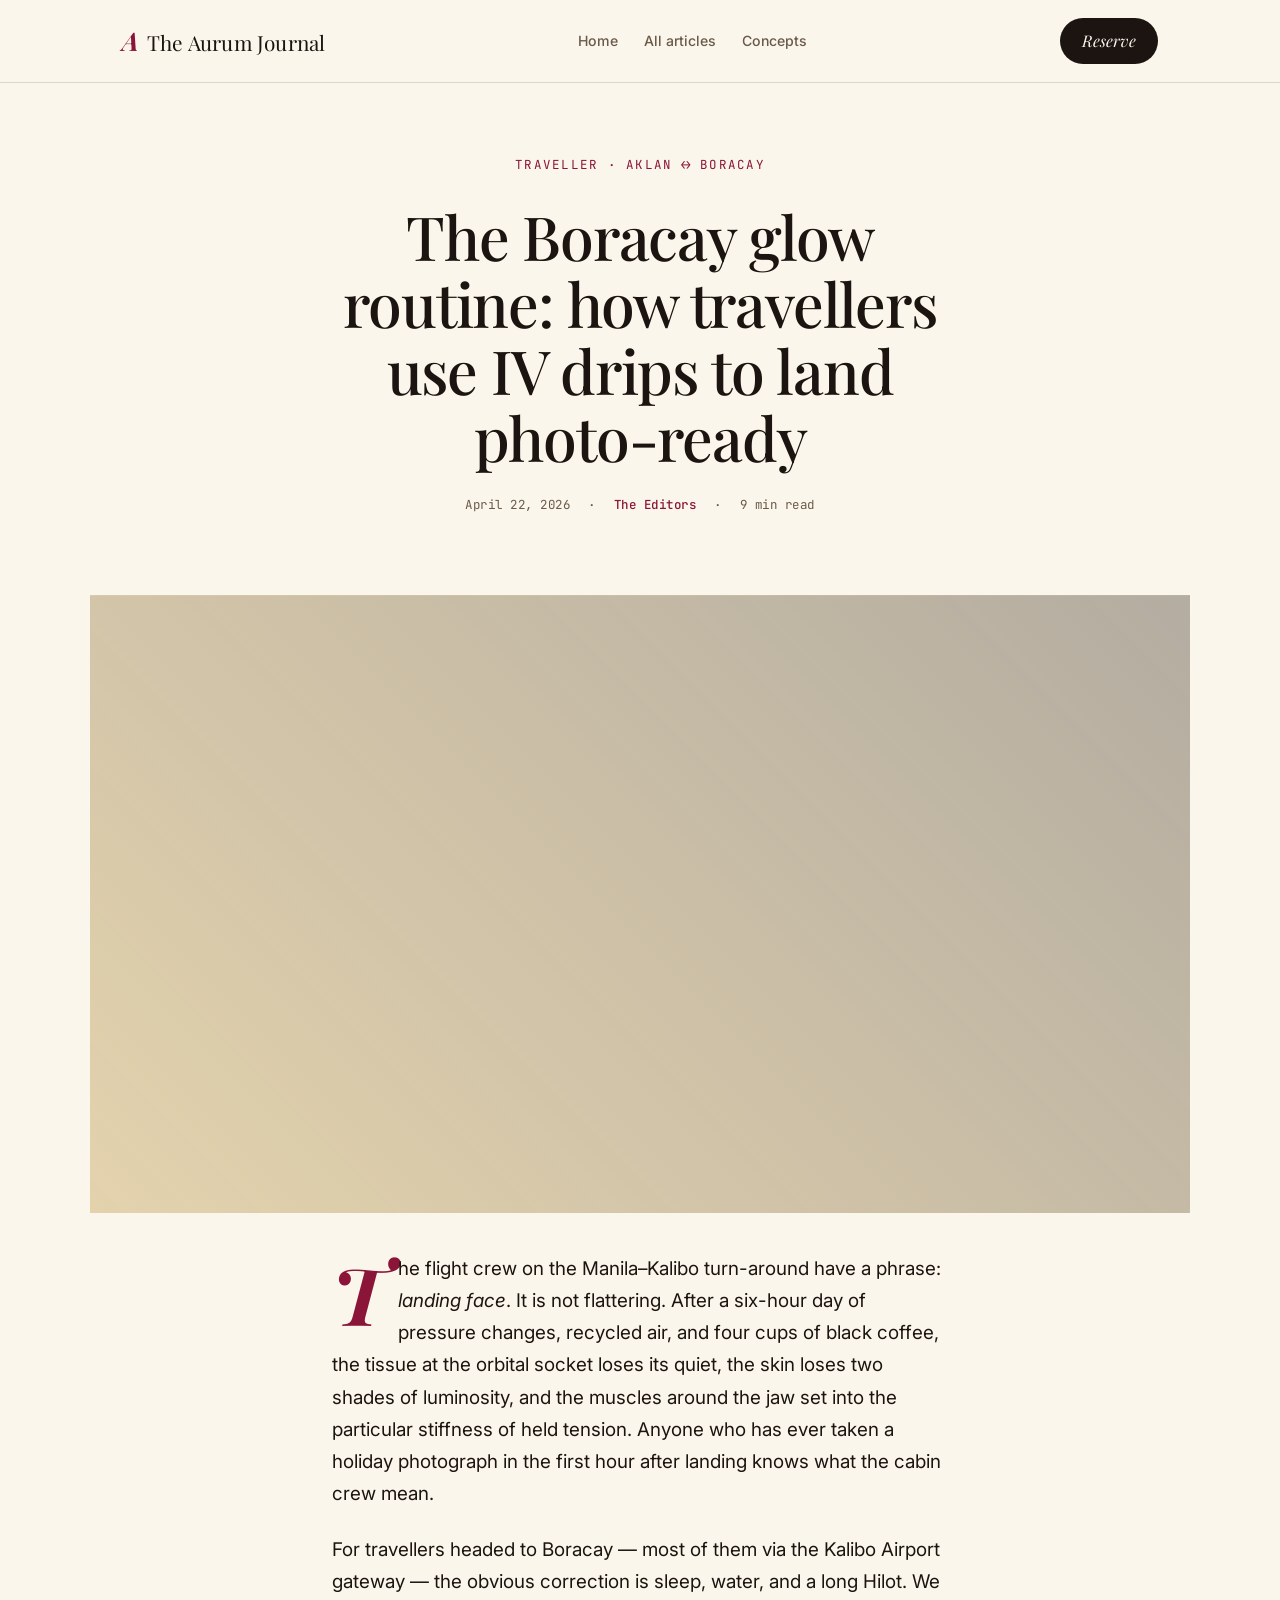
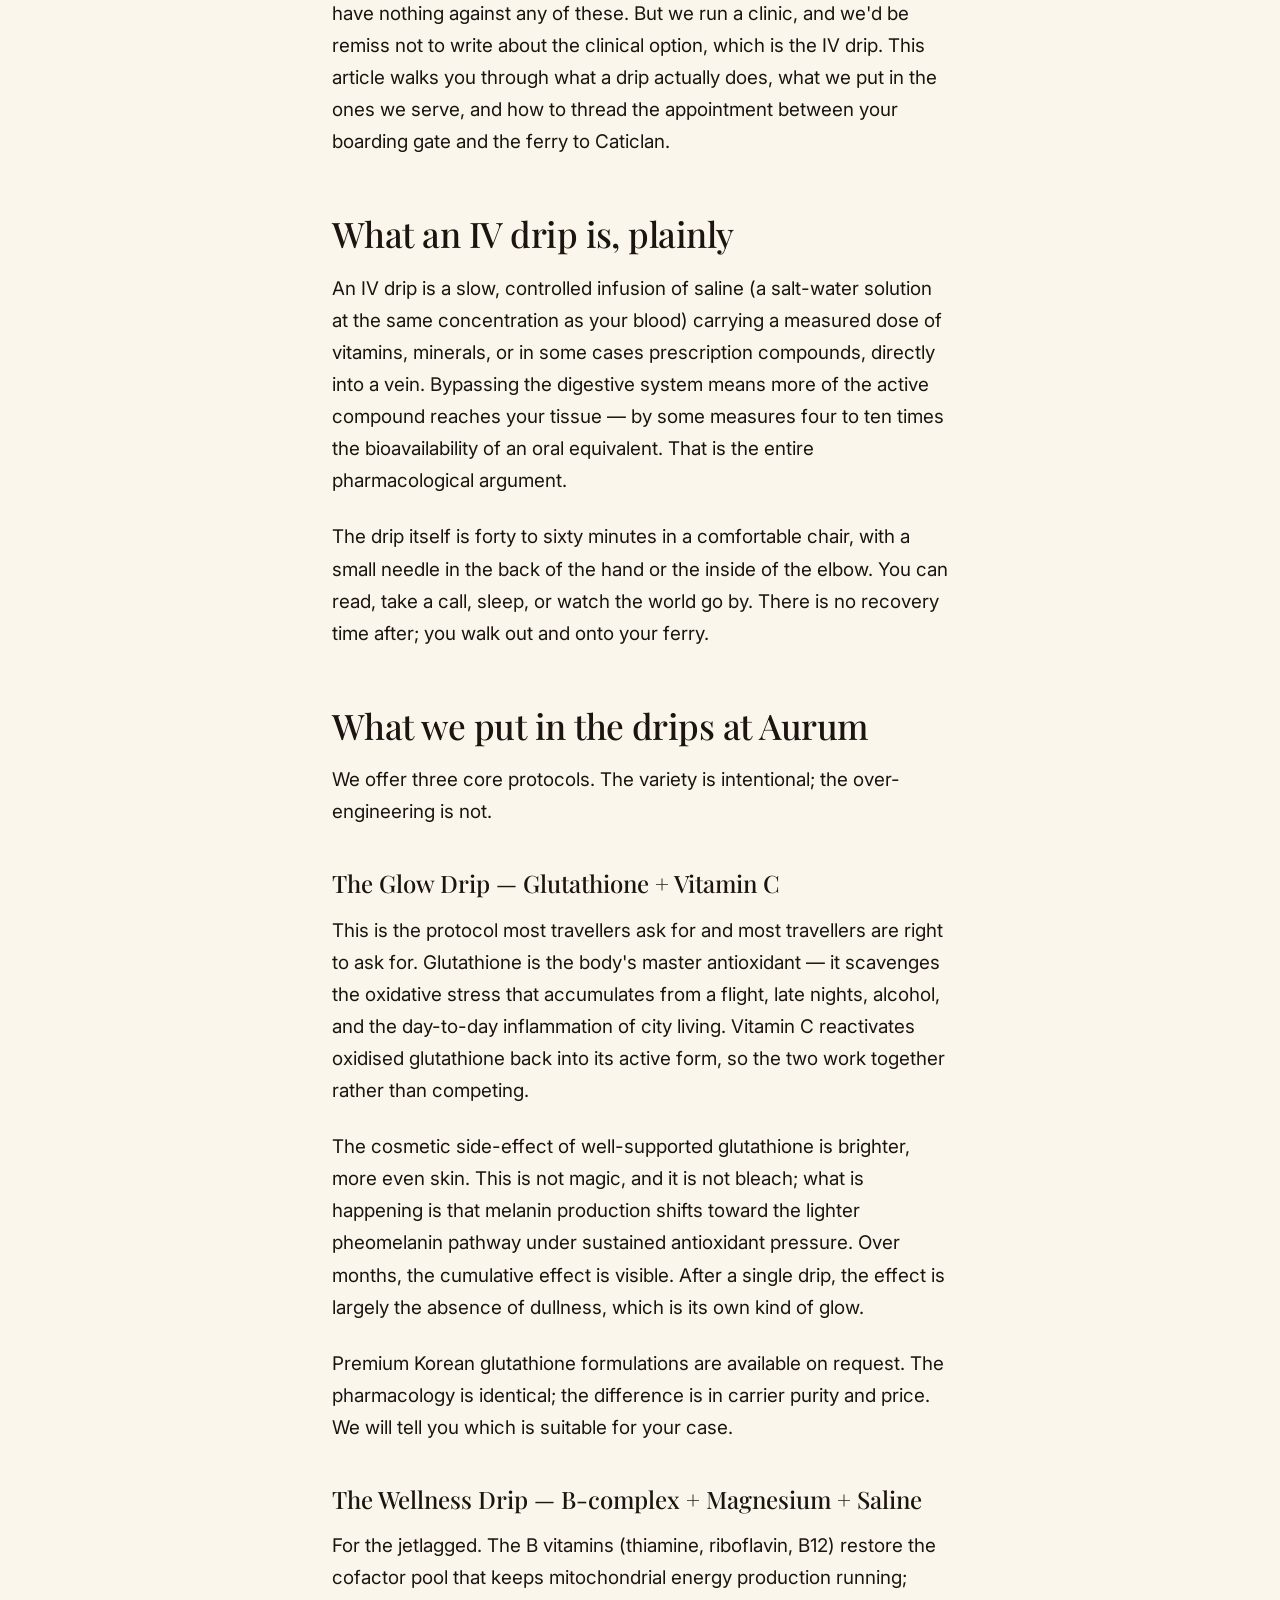
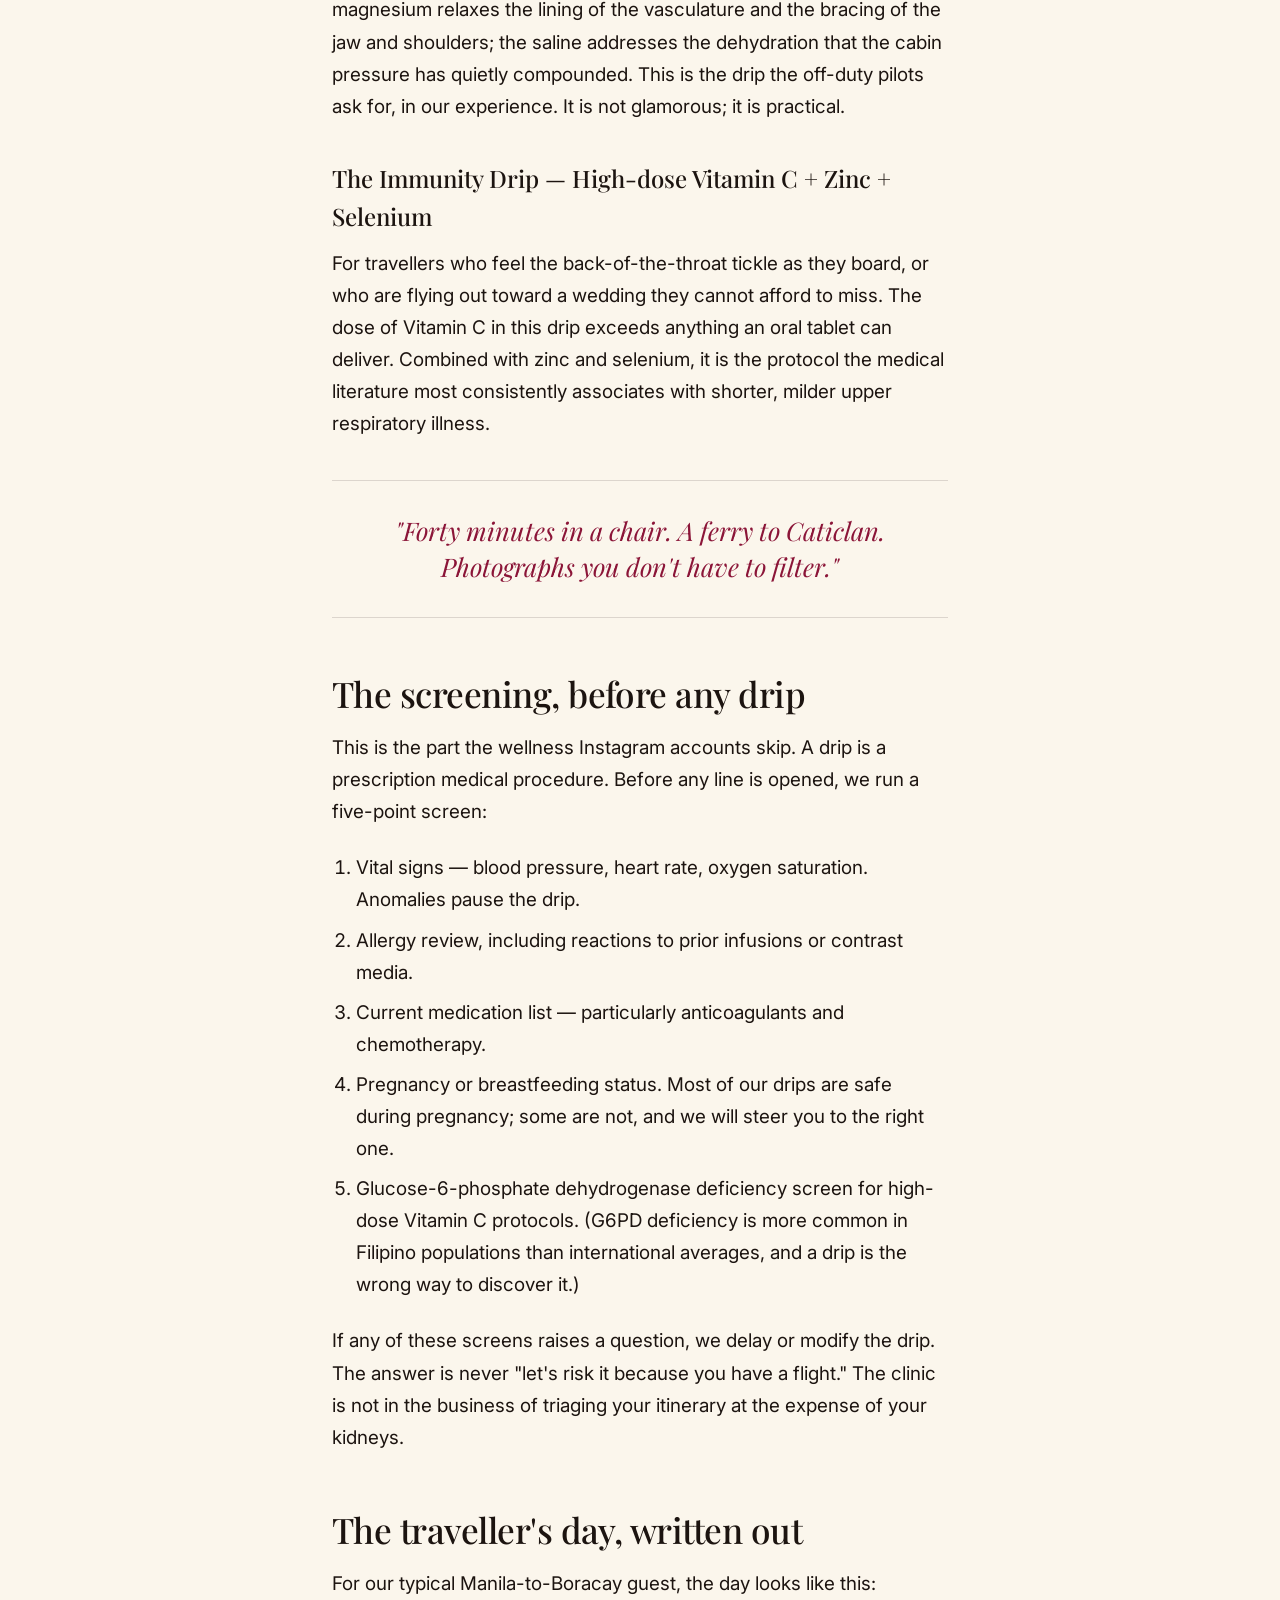
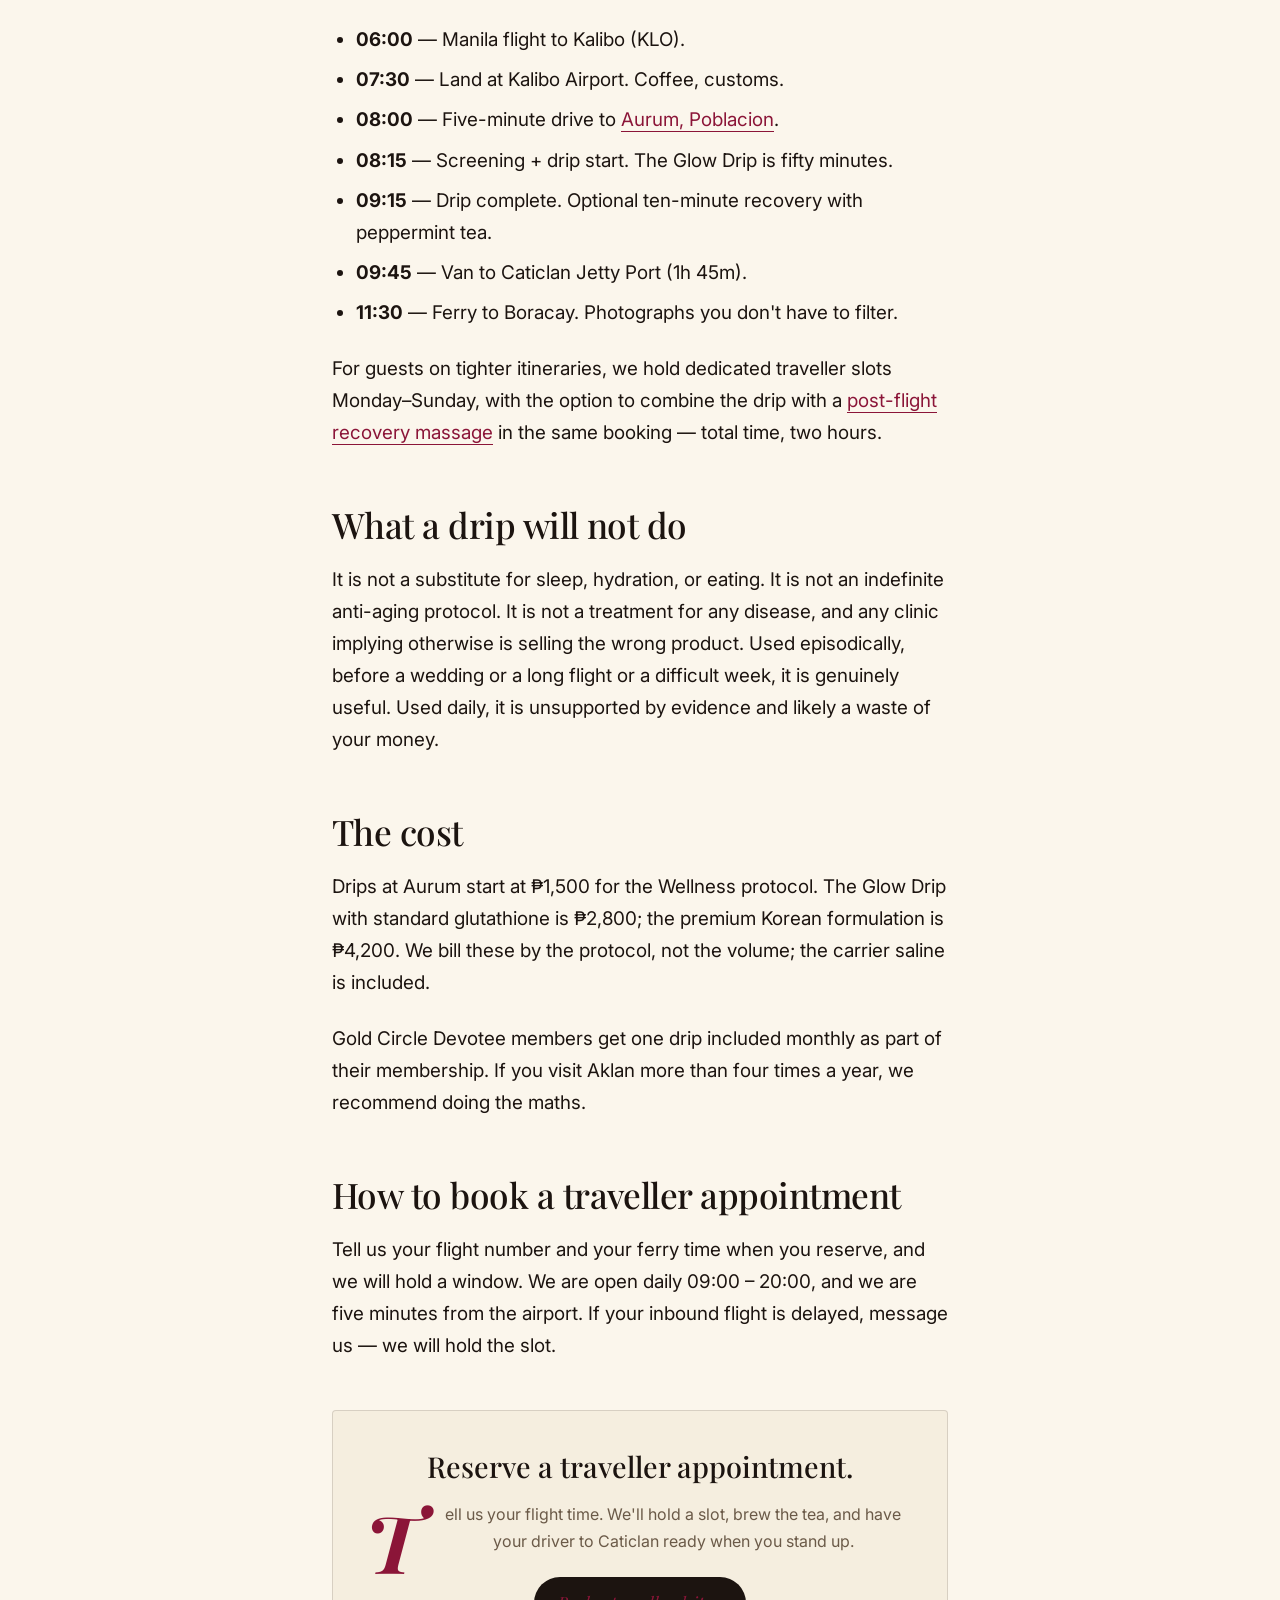
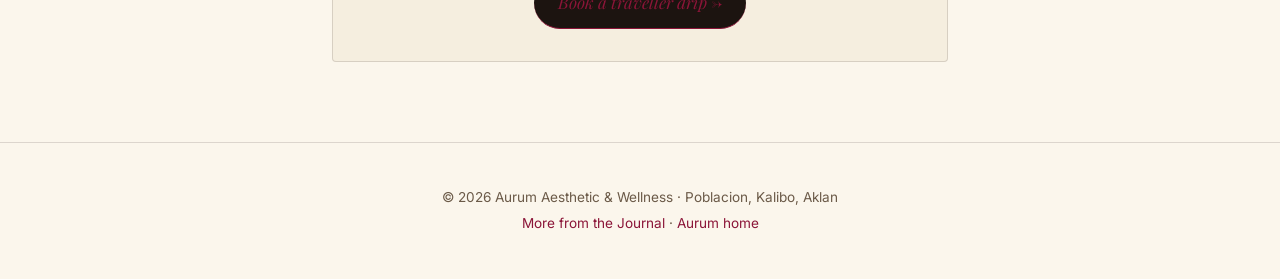
<file: journal/iv-drip-traveler-glow.html>
<!DOCTYPE html>
<html lang="en">
<head>
  <meta charset="UTF-8">
  <meta name="viewport" content="width=device-width, initial-scale=1.0">
  <title>The Boracay Glow Routine — How Travellers Use IV Drips to Land Photo-Ready | Aurum Journal</title>
  <meta name="description" content="From Kalibo Airport to Boracay's White Beach in a 90-minute window. The clinical case for a glutathione drip the morning of your ferry — and the post-flight protocol the airline crew use.">
  <meta name="keywords" content="IV drip Boracay traveller, glutathione drip Kalibo, post-flight recovery Aklan, vitamin C drip Philippines, jetlag recovery Aurum Wellness, IV drip before Boracay">
  <link rel="canonical" href="https://aurumwellness.ph/journal/iv-drip-traveler-glow.html">

  <meta property="og:type" content="article">
  <meta property="og:title" content="The Boracay Glow Routine: How Travellers Use IV Drips to Land Photo-Ready">
  <meta property="og:description" content="From Kalibo Airport to Boracay's White Beach in a 90-minute window. A clinical guide.">
  <meta property="article:published_time" content="2026-04-22">
  <meta property="article:author" content="The Aurum Editors">

  <link rel="preconnect" href="https://fonts.googleapis.com">
  <link rel="preconnect" href="https://fonts.gstatic.com" crossorigin>
  <link href="https://fonts.googleapis.com/css2?family=Playfair+Display:ital,wght@0,400;0,500;0,600;0,700;1,400;1,500&family=Inter:wght@300;400;500;600&family=JetBrains+Mono:wght@400;500&display=swap" rel="stylesheet">
  <link rel="stylesheet" href="styles.css">

  <script type="application/ld+json">
  {
    "@context": "https://schema.org",
    "@type": "Article",
    "headline": "The Boracay glow routine: how travellers use IV drips to land photo-ready",
    "description": "A clinical guide to the IV drip protocols travellers use before heading to Boracay.",
    "datePublished": "2026-04-22",
    "dateModified": "2026-04-22",
    "wordCount": 1620,
    "author": { "@type":"Organization", "name":"The Aurum Editors" },
    "publisher": { "@type":"MedicalBusiness", "name":"Aurum Aesthetic & Wellness", "url":"https://aurumwellness.ph/" },
    "mainEntityOfPage": "https://aurumwellness.ph/journal/iv-drip-traveler-glow.html"
  }
  </script>
</head>
<body class="jr-body">

  <header class="jr-header">
    <div class="jr-header-inner">
      <a href="../" class="jr-brand">
        <span class="jr-brand-mark">A</span>
        <span class="jr-brand-name">The Aurum Journal</span>
      </a>
      <nav class="jr-nav">
        <a href="../">Home</a>
        <a href="./">All articles</a>
        <a href="../">Concepts</a>
      </nav>
      <a href="../#booking" class="jr-cta">Reserve</a>
    </div>
  </header>

  <section class="jr-article-hero">
    <p class="jr-eyebrow">Traveller · Aklan ↔ Boracay</p>
    <h1>The Boracay glow routine: how travellers use IV drips to land photo-ready</h1>
    <div class="jr-article-meta">
      <span>April 22, 2026</span>
      <span>·</span>
      <span><strong>The Editors</strong></span>
      <span>·</span>
      <span>9 min read</span>
    </div>
  </section>

  <div class="jr-article-cover" style="background-image: linear-gradient(45deg, rgba(201,169,97,0.4), rgba(28,20,16,0.3)), url('https://images.unsplash.com/photo-1542736667-069246bdbc6d?auto=format&fit=crop&w=1600&q=80');"></div>

  <article class="jr-article jr-article-dropcap">

    <p>The flight crew on the Manila–Kalibo turn-around have a phrase: <em>landing face</em>. It is not flattering. After a six-hour day of pressure changes, recycled air, and four cups of black coffee, the tissue at the orbital socket loses its quiet, the skin loses two shades of luminosity, and the muscles around the jaw set into the particular stiffness of held tension. Anyone who has ever taken a holiday photograph in the first hour after landing knows what the cabin crew mean.</p>

    <p>For travellers headed to Boracay — most of them via the Kalibo Airport gateway — the obvious correction is sleep, water, and a long Hilot. We have nothing against any of these. But we run a clinic, and we'd be remiss not to write about the clinical option, which is the IV drip. This article walks you through what a drip actually does, what we put in the ones we serve, and how to thread the appointment between your boarding gate and the ferry to Caticlan.</p>

    <h2>What an IV drip is, plainly</h2>

    <p>An IV drip is a slow, controlled infusion of saline (a salt-water solution at the same concentration as your blood) carrying a measured dose of vitamins, minerals, or in some cases prescription compounds, directly into a vein. Bypassing the digestive system means more of the active compound reaches your tissue — by some measures four to ten times the bioavailability of an oral equivalent. That is the entire pharmacological argument.</p>

    <p>The drip itself is forty to sixty minutes in a comfortable chair, with a small needle in the back of the hand or the inside of the elbow. You can read, take a call, sleep, or watch the world go by. There is no recovery time after; you walk out and onto your ferry.</p>

    <h2>What we put in the drips at Aurum</h2>

    <p>We offer three core protocols. The variety is intentional; the over-engineering is not.</p>

    <h3>The Glow Drip — Glutathione + Vitamin C</h3>

    <p>This is the protocol most travellers ask for and most travellers are right to ask for. Glutathione is the body's master antioxidant — it scavenges the oxidative stress that accumulates from a flight, late nights, alcohol, and the day-to-day inflammation of city living. Vitamin C reactivates oxidised glutathione back into its active form, so the two work together rather than competing.</p>

    <p>The cosmetic side-effect of well-supported glutathione is brighter, more even skin. This is not magic, and it is not bleach; what is happening is that melanin production shifts toward the lighter pheomelanin pathway under sustained antioxidant pressure. Over months, the cumulative effect is visible. After a single drip, the effect is largely the absence of dullness, which is its own kind of glow.</p>

    <p>Premium Korean glutathione formulations are available on request. The pharmacology is identical; the difference is in carrier purity and price. We will tell you which is suitable for your case.</p>

    <h3>The Wellness Drip — B-complex + Magnesium + Saline</h3>

    <p>For the jetlagged. The B vitamins (thiamine, riboflavin, B12) restore the cofactor pool that keeps mitochondrial energy production running; magnesium relaxes the lining of the vasculature and the bracing of the jaw and shoulders; the saline addresses the dehydration that the cabin pressure has quietly compounded. This is the drip the off-duty pilots ask for, in our experience. It is not glamorous; it is practical.</p>

    <h3>The Immunity Drip — High-dose Vitamin C + Zinc + Selenium</h3>

    <p>For travellers who feel the back-of-the-throat tickle as they board, or who are flying out toward a wedding they cannot afford to miss. The dose of Vitamin C in this drip exceeds anything an oral tablet can deliver. Combined with zinc and selenium, it is the protocol the medical literature most consistently associates with shorter, milder upper respiratory illness.</p>

    <p class="jr-pull">"Forty minutes in a chair. A ferry to Caticlan. Photographs you don't have to filter."</p>

    <h2>The screening, before any drip</h2>

    <p>This is the part the wellness Instagram accounts skip. A drip is a prescription medical procedure. Before any line is opened, we run a five-point screen:</p>

    <ol>
      <li>Vital signs — blood pressure, heart rate, oxygen saturation. Anomalies pause the drip.</li>
      <li>Allergy review, including reactions to prior infusions or contrast media.</li>
      <li>Current medication list — particularly anticoagulants and chemotherapy.</li>
      <li>Pregnancy or breastfeeding status. Most of our drips are safe during pregnancy; some are not, and we will steer you to the right one.</li>
      <li>Glucose-6-phosphate dehydrogenase deficiency screen for high-dose Vitamin C protocols. (G6PD deficiency is more common in Filipino populations than international averages, and a drip is the wrong way to discover it.)</li>
    </ol>

    <p>If any of these screens raises a question, we delay or modify the drip. The answer is never "let's risk it because you have a flight." The clinic is not in the business of triaging your itinerary at the expense of your kidneys.</p>

    <h2>The traveller's day, written out</h2>

    <p>For our typical Manila-to-Boracay guest, the day looks like this:</p>

    <ul>
      <li><strong>06:00</strong> — Manila flight to Kalibo (KLO).</li>
      <li><strong>07:30</strong> — Land at Kalibo Airport. Coffee, customs.</li>
      <li><strong>08:00</strong> — Five-minute drive to <a href="../">Aurum, Poblacion</a>.</li>
      <li><strong>08:15</strong> — Screening + drip start. The Glow Drip is fifty minutes.</li>
      <li><strong>09:15</strong> — Drip complete. Optional ten-minute recovery with peppermint tea.</li>
      <li><strong>09:45</strong> — Van to Caticlan Jetty Port (1h 45m).</li>
      <li><strong>11:30</strong> — Ferry to Boracay. Photographs you don't have to filter.</li>
    </ul>

    <p>For guests on tighter itineraries, we hold dedicated traveller slots Monday–Sunday, with the option to combine the drip with a <a href="../iteration-2/#carte">post-flight recovery massage</a> in the same booking — total time, two hours.</p>

    <h2>What a drip will not do</h2>

    <p>It is not a substitute for sleep, hydration, or eating. It is not an indefinite anti-aging protocol. It is not a treatment for any disease, and any clinic implying otherwise is selling the wrong product. Used episodically, before a wedding or a long flight or a difficult week, it is genuinely useful. Used daily, it is unsupported by evidence and likely a waste of your money.</p>

    <h2>The cost</h2>

    <p>Drips at Aurum start at ₱1,500 for the Wellness protocol. The Glow Drip with standard glutathione is ₱2,800; the premium Korean formulation is ₱4,200. We bill these by the protocol, not the volume; the carrier saline is included.</p>

    <p>Gold Circle Devotee members get one drip included monthly as part of their membership. If you visit Aklan more than four times a year, we recommend doing the maths.</p>

    <h2>How to book a traveller appointment</h2>

    <p>Tell us your flight number and your ferry time when you reserve, and we will hold a window. We are open daily 09:00 – 20:00, and we are five minutes from the airport. If your inbound flight is delayed, message us — we will hold the slot.</p>

    <div class="jr-article-cta">
      <h3>Reserve a traveller appointment.</h3>
      <p>Tell us your flight time. We'll hold a slot, brew the tea, and have your driver to Caticlan ready when you stand up.</p>
      <a href="../#booking" class="jr-btn">Book a traveller drip →</a>
    </div>

  </article>

  <footer class="jr-foot">
    <p>© 2026 Aurum Aesthetic &amp; Wellness · Poblacion, Kalibo, Aklan</p>
    <p><a href="./">More from the Journal</a> · <a href="../">Aurum home</a></p>
  </footer>
</body>
</html>
</file>
<file: admin/styles.css>
/* ============================================
   AURUM · ADMIN DASHBOARD (Demo)
   ============================================ */

:root {
  --ad-bg:       #f7f6f1;
  --ad-bg-2:     #efece4;
  --ad-paper:    #ffffff;
  --ad-line:     #e6e2d8;
  --ad-line-2:   #d4cfc1;
  --ad-text:     #1a1a1a;
  --ad-mute:     #6b6862;
  --ad-faint:    #97938b;
  --ad-gold:     #b68f3a;
  --ad-gold-2:   #d4b25b;
  --ad-gold-l:   #f4ead2;
  --ad-success:  #2f7d54;
  --ad-warn:     #b85a1a;
  --ad-danger:   #b22a3b;
  --ad-info:     #2a4f8a;

  --ad-r-sm: 6px;
  --ad-r:    10px;
  --ad-r-lg: 16px;

  --ad-shadow: 0 1px 2px rgba(15,15,16,0.04), 0 8px 24px rgba(15,15,16,0.04);
  --ad-shadow-lg: 0 30px 60px rgba(15,15,16,0.10);

  --ad-font: 'Inter', -apple-system, BlinkMacSystemFont, sans-serif;
  --ad-mono: 'JetBrains Mono', ui-monospace, monospace;
}

* { box-sizing: border-box; }
html, body { margin: 0; padding: 0; }
body.ad-body {
  font-family: var(--ad-font);
  background: var(--ad-bg);
  color: var(--ad-text);
  -webkit-font-smoothing: antialiased;
  font-size: 14px;
  line-height: 1.5;
  font-feature-settings: "ss01", "cv11", "calt";
}
button { font-family: inherit; cursor: pointer; }
a { color: inherit; text-decoration: none; }
code { font-family: var(--ad-mono); background: var(--ad-bg-2); padding: 2px 6px; border-radius: 4px; font-size: 0.85em; }

.hidden { display: none !important; }
.ad-mono { font-family: var(--ad-mono); letter-spacing: 0; }

/* Demo bar */
.ad-demo-bar {
  background: linear-gradient(90deg, #1a1a1a, #2a2418);
  color: #f4e3b0;
  padding: 10px 24px;
  display: flex; justify-content: space-between; align-items: center;
  font-size: 0.82rem;
  border-bottom: 1px solid var(--ad-gold);
  flex-wrap: wrap;
  gap: 10px;
}
.ad-demo-bar code {
  background: rgba(255,255,255,0.08);
  color: var(--ad-gold-2);
  border: 1px solid rgba(212,178,91,0.3);
}
.ad-demo-bar strong { color: var(--ad-gold-2); }
.ad-demo-actions { display: flex; gap: 8px; }
.ad-demo-bar .ad-btn--ghost { background: transparent; color: var(--ad-gold-2); border-color: rgba(212,178,91,0.4); padding: 5px 10px; font-size: 0.78rem; }
.ad-demo-bar .ad-btn--ghost:hover { background: rgba(212,178,91,0.12); }

/* Buttons */
.ad-btn {
  display: inline-flex; align-items: center; gap: 6px;
  padding: 9px 16px;
  border-radius: var(--ad-r-sm);
  font-size: 0.85rem;
  font-weight: 500;
  border: 1px solid transparent;
  background: transparent;
  color: var(--ad-text);
  transition: all .15s ease;
}
.ad-btn--primary { background: var(--ad-text); color: var(--ad-paper); }
.ad-btn--primary:hover { background: #2a2a2a; }
.ad-btn--ghost { border-color: var(--ad-line); background: var(--ad-paper); }
.ad-btn--ghost:hover { background: var(--ad-bg-2); border-color: var(--ad-line-2); }
.ad-btn--danger { background: var(--ad-danger); color: white; }
.ad-btn--danger:hover { background: #8e1f2c; }
.ad-btn--sm { padding: 6px 12px; font-size: 0.78rem; }

.ad-icon-btn {
  width: 32px; height: 32px;
  border-radius: var(--ad-r-sm);
  border: 1px solid var(--ad-line);
  background: var(--ad-paper);
  display: grid; place-items: center;
  font-size: 1rem;
  color: var(--ad-mute);
  transition: all .15s ease;
}
.ad-icon-btn:hover { background: var(--ad-bg-2); color: var(--ad-text); }

/* Shell */
.ad-shell {
  display: grid;
  grid-template-columns: 250px 1fr;
  min-height: calc(100vh - 38px);
}
@media (max-width: 900px) {
  .ad-shell { grid-template-columns: 1fr; }
}

/* Sidebar */
.ad-sidebar {
  background: var(--ad-paper);
  border-right: 1px solid var(--ad-line);
  padding: 24px 16px;
  display: flex; flex-direction: column;
  position: sticky; top: 0;
  height: calc(100vh - 38px);
  overflow-y: auto;
}
@media (max-width: 900px) { .ad-sidebar { position: static; height: auto; } }

.ad-brand {
  display: flex; align-items: center; gap: 10px;
  padding: 8px 8px 16px;
  border-bottom: 1px solid var(--ad-line);
  margin-bottom: 16px;
}
.ad-brand-mark {
  width: 36px; height: 36px;
  background: var(--ad-text);
  color: var(--ad-gold-2);
  border-radius: var(--ad-r-sm);
  display: grid; place-items: center;
  font-weight: 600;
  letter-spacing: -0.01em;
}
.ad-brand strong { display: block; font-size: 0.95rem; letter-spacing: -0.01em; }
.ad-brand small { color: var(--ad-faint); font-size: 0.72rem; font-family: var(--ad-mono); }

.ad-nav { display: flex; flex-direction: column; gap: 2px; flex: 1; }
.ad-nav-link {
  display: flex; align-items: center; gap: 10px;
  padding: 9px 12px;
  border-radius: var(--ad-r-sm);
  font-size: 0.88rem;
  color: var(--ad-mute);
  font-weight: 500;
  transition: all .15s ease;
  border: 1px solid transparent;
}
.ad-nav-link:hover { background: var(--ad-bg-2); color: var(--ad-text); }
.ad-nav-link.active { background: var(--ad-gold-l); color: var(--ad-gold); border-color: rgba(182,143,58,0.18); }
.ad-nav-icon { width: 20px; text-align: center; opacity: 0.6; }
.ad-nav-link.active .ad-nav-icon { opacity: 1; }

.ad-side-foot { padding: 16px 8px 0; border-top: 1px solid var(--ad-line); margin-top: 16px; }
.ad-side-link {
  display: block;
  font-size: 0.8rem;
  color: var(--ad-mute);
  padding: 4px 0;
}
.ad-side-link:hover { color: var(--ad-gold); }
.ad-side-blurb { color: var(--ad-faint); font-size: 0.72rem; margin: 12px 0 0; font-family: var(--ad-mono); }

/* Main */
.ad-main { padding: 24px 28px 80px; }
@media (max-width: 900px) { .ad-main { padding: 18px; } }

/* Topbar */
.ad-topbar {
  display: flex; align-items: center; justify-content: space-between;
  margin-bottom: 28px;
  flex-wrap: wrap;
  gap: 16px;
}
.ad-title { font-size: 1.5rem; font-weight: 600; letter-spacing: -0.02em; margin: 0; }
.ad-sub { color: var(--ad-mute); margin: 4px 0 0; font-size: 0.88rem; }
.ad-topbar-right { display: flex; align-items: center; gap: 10px; }
.ad-user {
  display: flex; align-items: center; gap: 10px;
  padding: 4px 12px 4px 4px;
  background: var(--ad-paper);
  border: 1px solid var(--ad-line);
  border-radius: 999px;
}
.ad-avatar {
  width: 32px; height: 32px;
  border-radius: 50%;
  background: linear-gradient(135deg, var(--ad-gold), var(--ad-gold-2));
  color: white;
  display: grid; place-items: center;
  font-size: 0.78rem;
  font-weight: 600;
}
.ad-user strong { font-size: 0.82rem; display: block; }
.ad-user small { color: var(--ad-faint); font-size: 0.72rem; }

/* Views */
.ad-view { display: none; animation: adFade .25s ease; }
.ad-view--active { display: block; }
@keyframes adFade { from { opacity: 0; transform: translateY(4px); } to { opacity: 1; transform: none; } }

/* Stats */
.ad-stats {
  display: grid;
  grid-template-columns: repeat(2, 1fr);
  gap: 14px;
  margin-bottom: 22px;
}
@media (min-width: 720px) { .ad-stats { grid-template-columns: repeat(4, 1fr); } }
.ad-stat {
  background: var(--ad-paper);
  border: 1px solid var(--ad-line);
  border-radius: var(--ad-r-lg);
  padding: 18px 20px;
  display: flex; flex-direction: column; gap: 4px;
}
.ad-stat-label {
  font-family: var(--ad-mono);
  font-size: 0.72rem;
  letter-spacing: 0.04em;
  text-transform: uppercase;
  color: var(--ad-faint);
}
.ad-stat-num {
  font-size: 2rem;
  font-weight: 600;
  letter-spacing: -0.025em;
  color: var(--ad-text);
  line-height: 1;
  margin: 4px 0;
  font-feature-settings: 'tnum';
}
.ad-stat-trail { color: var(--ad-mute); font-size: 0.78rem; }

/* Cards */
.ad-row {
  display: grid;
  grid-template-columns: 1fr;
  gap: 14px;
  margin-bottom: 14px;
}
@media (min-width: 1100px) { .ad-row { grid-template-columns: 2fr 1fr; } }
.ad-card {
  background: var(--ad-paper);
  border: 1px solid var(--ad-line);
  border-radius: var(--ad-r-lg);
  padding: 22px;
}
.ad-card--span2 { grid-column: span 1; }
.ad-card-head {
  display: flex; justify-content: space-between; align-items: baseline;
  margin-bottom: 18px;
  gap: 8px; flex-wrap: wrap;
}
.ad-card-head h2 { font-size: 1rem; font-weight: 600; margin: 0; letter-spacing: -0.01em; }
.ad-card-mute { font-size: 0.78rem; color: var(--ad-faint); font-family: var(--ad-mono); }

.ad-empty { color: var(--ad-mute); font-style: italic; font-size: 0.9rem; padding: 20px 0; text-align: center; }

/* Today list */
.ad-today-list { display: flex; flex-direction: column; gap: 8px; }
.ad-today-row {
  display: grid;
  grid-template-columns: 80px 1fr 100px auto;
  gap: 14px; align-items: center;
  padding: 12px 14px;
  border: 1px solid var(--ad-line);
  border-radius: var(--ad-r);
  background: var(--ad-bg);
  transition: all .15s ease;
  cursor: pointer;
}
.ad-today-row:hover { background: var(--ad-paper); border-color: var(--ad-gold); }
.ad-today-time {
  font-family: var(--ad-mono);
  font-size: 0.95rem;
  font-weight: 500;
  color: var(--ad-text);
}
.ad-today-name { font-weight: 600; font-size: 0.95rem; }
.ad-today-svc { color: var(--ad-mute); font-size: 0.82rem; }
@media (max-width: 600px) {
  .ad-today-row { grid-template-columns: 1fr; gap: 4px; }
}

/* Status pills */
.ad-status {
  display: inline-block;
  padding: 3px 10px;
  border-radius: 999px;
  font-size: 0.72rem;
  font-weight: 500;
  letter-spacing: 0.04em;
  text-transform: uppercase;
  font-family: var(--ad-mono);
}
.ad-status--pending   { background: #fff5e0; color: #8c5800; border: 1px solid #f3d894; }
.ad-status--confirmed { background: #e7f5ec; color: var(--ad-success); border: 1px solid #b6dec7; }
.ad-status--completed { background: var(--ad-bg-2); color: var(--ad-mute); border: 1px solid var(--ad-line-2); }
.ad-status--cancelled { background: #fde8eb; color: var(--ad-danger); border: 1px solid #f3b9c0; }
.ad-status--no-show   { background: #ece9ff; color: #4d3c9c; border: 1px solid #c7befb; }

/* Service mix bars */
.ad-chart { display: flex; flex-direction: column; gap: 10px; }
.ad-chart-row { display: grid; grid-template-columns: 110px 1fr 40px; gap: 10px; align-items: center; font-size: 0.85rem; }
.ad-chart-name { color: var(--ad-text); font-weight: 500; white-space: nowrap; overflow: hidden; text-overflow: ellipsis; }
.ad-chart-bar { background: var(--ad-bg-2); border-radius: 999px; height: 8px; overflow: hidden; position: relative; }
.ad-chart-bar > span {
  display: block; height: 100%;
  background: linear-gradient(90deg, var(--ad-gold), var(--ad-gold-2));
  border-radius: 999px;
  transition: width .5s ease;
}
.ad-chart-num { font-family: var(--ad-mono); color: var(--ad-mute); font-size: 0.82rem; text-align: right; }

/* Source grid */
.ad-source-grid {
  display: grid;
  grid-template-columns: repeat(2, 1fr);
  gap: 10px;
}
@media (min-width: 720px) { .ad-source-grid { grid-template-columns: repeat(5, 1fr); } }
.ad-source {
  background: var(--ad-bg);
  border: 1px solid var(--ad-line);
  border-radius: var(--ad-r);
  padding: 14px;
  text-align: center;
}
.ad-source strong { display: block; font-size: 1.4rem; font-weight: 600; letter-spacing: -0.02em; }
.ad-source span { display: block; color: var(--ad-mute); font-size: 0.78rem; margin-top: 4px; }

/* Calendar */
.ad-cal-toolbar {
  display: flex; justify-content: space-between; align-items: center;
  margin-bottom: 18px;
  flex-wrap: wrap; gap: 12px;
}
.ad-cal-nav { display: flex; align-items: center; gap: 10px; }
.ad-cal-nav h2 { font-size: 1.15rem; font-weight: 600; min-width: 200px; text-align: center; margin: 0; }
.ad-cal-modes {
  display: inline-flex;
  background: var(--ad-paper);
  border: 1px solid var(--ad-line);
  border-radius: var(--ad-r);
  padding: 3px;
}
.ad-cal-mode {
  padding: 6px 14px;
  background: transparent;
  border: 0;
  border-radius: var(--ad-r-sm);
  font-size: 0.82rem;
  color: var(--ad-mute);
  transition: all .15s ease;
  font-family: inherit;
  font-weight: 500;
}
.ad-cal-mode.active { background: var(--ad-text); color: var(--ad-paper); }

.ad-cal-stage {
  background: var(--ad-paper);
  border: 1px solid var(--ad-line);
  border-radius: var(--ad-r-lg);
  overflow: hidden;
}

/* Month grid */
.ad-cal--month { display: grid; }
.ad-cal-weekrow {
  display: grid;
  grid-template-columns: repeat(7, 1fr);
}
.ad-cal-weekrow--head {
  border-bottom: 1px solid var(--ad-line);
  background: var(--ad-bg);
}
.ad-cal-weekrow--head > div {
  padding: 10px 12px;
  font-family: var(--ad-mono);
  font-size: 0.72rem;
  letter-spacing: 0.06em;
  text-transform: uppercase;
  color: var(--ad-faint);
  border-right: 1px solid var(--ad-line);
}
.ad-cal-weekrow--head > div:last-child { border-right: 0; }
.ad-cal-day {
  border-right: 1px solid var(--ad-line);
  border-bottom: 1px solid var(--ad-line);
  min-height: 110px;
  padding: 8px;
  display: flex; flex-direction: column;
  gap: 4px;
  cursor: pointer;
  transition: background .15s ease;
  position: relative;
}
.ad-cal-day:hover { background: var(--ad-bg); }
.ad-cal-day:nth-child(7n) { border-right: 0; }
.ad-cal-day--other { background: var(--ad-bg); color: var(--ad-faint); }
.ad-cal-day--today { background: var(--ad-gold-l); }
.ad-cal-day--today .ad-cal-daynum { color: var(--ad-gold); font-weight: 600; }
.ad-cal-daynum {
  font-size: 0.85rem;
  font-weight: 500;
  color: var(--ad-mute);
  font-feature-settings: 'tnum';
}
.ad-cal-event {
  padding: 3px 6px;
  border-radius: 4px;
  font-size: 0.72rem;
  background: var(--ad-bg-2);
  color: var(--ad-text);
  border-left: 3px solid var(--ad-gold);
  white-space: nowrap;
  overflow: hidden;
  text-overflow: ellipsis;
  transition: all .15s ease;
}
.ad-cal-event:hover { background: var(--ad-paper); }
.ad-cal-event--pending { border-left-color: #d49100; }
.ad-cal-event--confirmed { border-left-color: var(--ad-success); }
.ad-cal-event--completed { border-left-color: var(--ad-mute); opacity: 0.6; }
.ad-cal-event--cancelled { text-decoration: line-through; opacity: 0.5; border-left-color: var(--ad-danger); }
.ad-cal-event--no-show { border-left-color: #4d3c9c; }
.ad-cal-event-time { font-family: var(--ad-mono); margin-right: 4px; color: var(--ad-mute); }

.ad-cal-more {
  font-size: 0.7rem;
  color: var(--ad-gold);
  font-weight: 500;
  margin-top: auto;
  cursor: pointer;
}

/* Week / Day timelines */
.ad-cal--week,
.ad-cal--day {
  display: grid;
  grid-template-columns: 80px 1fr;
}
.ad-cal-time-axis {
  display: flex; flex-direction: column;
  border-right: 1px solid var(--ad-line);
  background: var(--ad-bg);
}
.ad-cal-time {
  height: 60px;
  padding: 8px 10px;
  font-family: var(--ad-mono);
  font-size: 0.74rem;
  color: var(--ad-faint);
  border-bottom: 1px solid var(--ad-line);
}
.ad-cal-week-grid {
  display: grid;
  grid-template-columns: repeat(7, 1fr);
}
.ad-cal-day-col {
  border-right: 1px solid var(--ad-line);
  position: relative;
}
.ad-cal-day-col:last-child { border-right: 0; }
.ad-cal-day-col-head {
  padding: 10px;
  border-bottom: 1px solid var(--ad-line);
  background: var(--ad-bg);
  text-align: center;
  position: sticky; top: 0;
  z-index: 2;
}
.ad-cal-day-col-head strong { font-weight: 600; font-size: 0.82rem; }
.ad-cal-day-col-head small { display: block; color: var(--ad-faint); font-size: 0.72rem; font-family: var(--ad-mono); }
.ad-cal-day-col-head.today { background: var(--ad-gold-l); color: var(--ad-gold); }
.ad-cal-slots { position: relative; height: 660px; /* 11 hours x 60px */ }
.ad-cal-slot-line {
  position: absolute;
  left: 0; right: 0;
  height: 1px;
  background: var(--ad-line);
}
.ad-cal-evt {
  position: absolute;
  left: 4px; right: 4px;
  border-radius: 6px;
  padding: 6px 8px;
  background: var(--ad-paper);
  border: 1px solid var(--ad-gold);
  border-left: 3px solid var(--ad-gold);
  font-size: 0.78rem;
  cursor: pointer;
  overflow: hidden;
  box-shadow: var(--ad-shadow);
  transition: transform .15s ease;
}
.ad-cal-evt:hover { transform: translateY(-1px); }
.ad-cal-evt strong { display: block; font-size: 0.85rem; }
.ad-cal-evt small { color: var(--ad-mute); display: block; }
.ad-cal-evt--pending { border-color: #d49100; border-left-color: #d49100; background: #fffaef; }
.ad-cal-evt--confirmed { border-color: var(--ad-success); border-left-color: var(--ad-success); background: #f0f8f3; }
.ad-cal-evt--completed { opacity: 0.6; }
.ad-cal-evt--cancelled { text-decoration: line-through; opacity: 0.5; }

/* Day detail */
.ad-cal--day .ad-cal-week-grid { grid-template-columns: 1fr; }

/* Bookings table */
.ad-filter-bar {
  display: grid;
  grid-template-columns: 1fr;
  gap: 10px;
  margin-bottom: 16px;
}
@media (min-width: 720px) { .ad-filter-bar { grid-template-columns: 2fr 1fr 1fr 1fr; } }
.ad-search,
.ad-select {
  background: var(--ad-paper);
  border: 1px solid var(--ad-line);
  padding: 9px 12px;
  border-radius: var(--ad-r-sm);
  font-family: inherit;
  font-size: 0.88rem;
  color: var(--ad-text);
  outline: none;
}
.ad-search:focus, .ad-select:focus {
  border-color: var(--ad-gold);
  box-shadow: 0 0 0 3px rgba(182,143,58,0.15);
}

.ad-table-wrap {
  background: var(--ad-paper);
  border: 1px solid var(--ad-line);
  border-radius: var(--ad-r-lg);
  overflow: auto;
}
.ad-table {
  width: 100%;
  border-collapse: collapse;
  min-width: 800px;
}
.ad-table th, .ad-table td {
  padding: 12px 16px;
  text-align: left;
  font-size: 0.88rem;
  border-bottom: 1px solid var(--ad-line);
}
.ad-table th {
  background: var(--ad-bg);
  font-family: var(--ad-mono);
  font-size: 0.72rem;
  letter-spacing: 0.06em;
  text-transform: uppercase;
  color: var(--ad-faint);
  font-weight: 500;
}
.ad-table tbody tr { transition: background .1s ease; }
.ad-table tbody tr:hover { background: var(--ad-bg); }
.ad-table-name strong { display: block; font-weight: 600; }
.ad-table-name small { color: var(--ad-mute); font-family: var(--ad-mono); font-size: 0.74rem; }
.ad-table-actions { display: flex; gap: 6px; flex-wrap: wrap; }
.ad-table-action {
  background: transparent;
  border: 1px solid var(--ad-line);
  border-radius: var(--ad-r-sm);
  padding: 4px 9px;
  font-size: 0.74rem;
  color: var(--ad-mute);
  transition: all .15s ease;
  font-family: inherit;
}
.ad-table-action:hover { background: var(--ad-text); color: white; border-color: var(--ad-text); }
.ad-table-action--danger:hover { background: var(--ad-danger); border-color: var(--ad-danger); }

/* Service list */
.ad-service-list {
  display: grid;
  grid-template-columns: repeat(auto-fill, minmax(260px, 1fr));
  gap: 10px;
}
.ad-svc-item {
  border: 1px solid var(--ad-line);
  border-radius: var(--ad-r);
  padding: 14px 16px;
  background: var(--ad-bg);
  display: flex; flex-direction: column;
}
.ad-svc-item strong { font-size: 0.95rem; letter-spacing: -0.01em; }
.ad-svc-item small { color: var(--ad-mute); font-size: 0.78rem; margin-top: 2px; }
.ad-svc-meta {
  margin-top: 10px;
  display: flex; gap: 10px;
  font-family: var(--ad-mono);
  font-size: 0.74rem;
  color: var(--ad-faint);
}

/* Patients */
.ad-patients-list {
  display: grid;
  gap: 8px;
}
.ad-patient-row {
  display: grid;
  grid-template-columns: 1fr auto auto;
  gap: 14px;
  padding: 12px 14px;
  border: 1px solid var(--ad-line);
  border-radius: var(--ad-r);
  align-items: center;
}
.ad-patient-row strong { font-weight: 600; }
.ad-patient-row small { display: block; color: var(--ad-mute); font-family: var(--ad-mono); font-size: 0.74rem; }
.ad-patient-count { font-size: 0.82rem; color: var(--ad-mute); }

/* Settings */
.ad-settings { display: flex; flex-direction: column; gap: 14px; }
.ad-setting-row {
  display: flex; justify-content: space-between; align-items: center;
  padding: 14px 16px;
  border: 1px solid var(--ad-line);
  border-radius: var(--ad-r);
  background: var(--ad-bg);
}
.ad-setting-row strong { display: block; font-size: 0.95rem; }
.ad-setting-row p { margin: 4px 0 0; color: var(--ad-mute); font-size: 0.85rem; }
.ad-pill {
  font-family: var(--ad-mono);
  font-size: 0.7rem;
  padding: 4px 10px;
  border-radius: 999px;
  background: var(--ad-bg-2);
  color: var(--ad-mute);
  letter-spacing: 0.04em;
}
.ad-pill--mute { color: var(--ad-faint); }
.ad-pill--warn { background: #fff5e0; color: var(--ad-warn); }

/* Drawer */
.ad-drawer {
  position: fixed; inset: 0; z-index: 200;
  pointer-events: none;
}
.ad-drawer-overlay {
  position: absolute; inset: 0;
  background: rgba(15,15,16,0.4);
  opacity: 0;
  transition: opacity .25s ease;
}
.ad-drawer-panel {
  position: absolute;
  top: 0; right: 0; bottom: 0;
  width: 100%;
  max-width: 480px;
  background: var(--ad-paper);
  border-left: 1px solid var(--ad-line);
  transform: translateX(100%);
  transition: transform .3s cubic-bezier(0.16,1,0.3,1);
  overflow-y: auto;
  display: flex; flex-direction: column;
}
.ad-drawer.active { pointer-events: auto; }
.ad-drawer.active .ad-drawer-overlay { opacity: 1; }
.ad-drawer.active .ad-drawer-panel { transform: none; }

.ad-drawer-head {
  position: sticky; top: 0;
  display: flex; justify-content: space-between; align-items: center;
  padding: 16px 22px;
  border-bottom: 1px solid var(--ad-line);
  background: var(--ad-paper);
  z-index: 2;
}
.ad-drawer-head .ad-mono {
  font-size: 0.85rem;
  color: var(--ad-mute);
  letter-spacing: 0.04em;
}

.ad-drawer-body { padding: 22px; flex: 1; }
.ad-drawer-section { margin-bottom: 22px; }
.ad-drawer-section h4 {
  font-family: var(--ad-mono);
  font-size: 0.72rem;
  letter-spacing: 0.06em;
  text-transform: uppercase;
  color: var(--ad-faint);
  margin: 0 0 8px;
  font-weight: 500;
}
.ad-drawer-section dl { display: grid; gap: 8px; margin: 0; }
.ad-drawer-section dl > div { display: grid; grid-template-columns: 90px 1fr; gap: 12px; padding: 6px 0; border-bottom: 1px solid var(--ad-line); font-size: 0.88rem; }
.ad-drawer-section dt { color: var(--ad-faint); font-family: var(--ad-mono); font-size: 0.74rem; }
.ad-drawer-section dd { margin: 0; }
.ad-drawer-status-grid {
  display: grid; grid-template-columns: repeat(2, 1fr); gap: 8px;
  margin-top: 10px;
}
.ad-drawer-status-grid button { padding: 10px; border-radius: var(--ad-r-sm); border: 1px solid var(--ad-line); background: var(--ad-paper); font-size: 0.82rem; transition: all .15s ease; font-weight: 500; }
.ad-drawer-status-grid button:hover { background: var(--ad-text); color: white; border-color: var(--ad-text); }
.ad-drawer-actions { display: flex; gap: 8px; margin-top: 22px; padding-top: 22px; border-top: 1px solid var(--ad-line); }

/* Modal */
.ad-modal {
  position: fixed; inset: 0; z-index: 300;
  pointer-events: none; opacity: 0;
  transition: opacity .25s ease;
  display: grid; place-items: center;
  padding: 16px;
}
.ad-modal.active { pointer-events: auto; opacity: 1; }
.ad-modal-overlay { position: absolute; inset: 0; background: rgba(15,15,16,0.5); backdrop-filter: blur(8px); }
.ad-modal-card {
  position: relative;
  background: var(--ad-paper);
  border-radius: var(--ad-r-lg);
  padding: 22px;
  max-width: 580px;
  width: 100%;
  box-shadow: var(--ad-shadow-lg);
  max-height: calc(100vh - 32px);
  overflow-y: auto;
}
.ad-modal-head {
  display: flex; justify-content: space-between; align-items: center;
  margin-bottom: 18px;
}
.ad-modal-head h3 { margin: 0; font-size: 1.15rem; font-weight: 600; }

.ad-form { display: flex; flex-direction: column; gap: 14px; }
.ad-form label { display: flex; flex-direction: column; gap: 6px; font-size: 0.78rem; font-family: var(--ad-mono); color: var(--ad-mute); letter-spacing: 0.04em; text-transform: uppercase; font-weight: 500; }
.ad-form input, .ad-form select, .ad-form textarea {
  background: var(--ad-bg);
  border: 1px solid var(--ad-line);
  padding: 10px 12px;
  border-radius: var(--ad-r-sm);
  font-family: var(--ad-font);
  font-size: 0.92rem;
  color: var(--ad-text);
  outline: none;
  text-transform: none;
  letter-spacing: normal;
  font-weight: 400;
}
.ad-form input:focus, .ad-form select:focus, .ad-form textarea:focus {
  border-color: var(--ad-gold);
  box-shadow: 0 0 0 3px rgba(182,143,58,0.15);
}
.ad-form-row { display: grid; grid-template-columns: 1fr 1fr; gap: 12px; }
@media (max-width: 600px) { .ad-form-row { grid-template-columns: 1fr; } }
.ad-form-actions { display: flex; justify-content: flex-end; gap: 8px; margin-top: 6px; }

/* Toast */
.ad-toast {
  position: fixed;
  bottom: 24px; left: 50%;
  transform: translateX(-50%) translateY(20px);
  background: var(--ad-text);
  color: white;
  padding: 12px 22px;
  border-radius: 999px;
  font-size: 0.88rem;
  font-weight: 500;
  z-index: 400;
  opacity: 0;
  transition: all .25s ease;
  pointer-events: none;
  box-shadow: var(--ad-shadow-lg);
}
.ad-toast.active { opacity: 1; transform: translateX(-50%) translateY(0); }
</file>
<file: iteration-2/styles.css>
/* ============================================
   AURUM · CONCEPT 02 — EDITORIAL GOLD
   Magazine-grade typography, asymmetric grids,
   burgundy + champagne + antique gold.
   ============================================ */

:root {
  --ed-cream: #FBF6EC;
  --ed-paper: #F5EEDF;
  --ed-vellum: #EFE6D2;
  --ed-bistre: #1C1410;
  --ed-ink:    #0F0A07;
  --ed-burgundy: #8B1538;
  --ed-burgundy-deep: #5C0E25;
  --ed-gold:   #C9A961;
  --ed-gold-2: #B5934A;
  --ed-rule:   #1C1410;
  --ed-mute:   #6B5A48;
  --ed-faint:  #B0A48E;
  --ed-shadow: rgba(28,20,16,0.10);

  --ed-font-display: 'Playfair Display', 'Didot', 'Bodoni 72', Georgia, serif;
  --ed-font-body:    'Inter', -apple-system, sans-serif;

  --ed-container: 1280px;
}

* { box-sizing: border-box; }
html, body { margin: 0; padding: 0; }
body.ed-body {
  font-family: var(--ed-font-body);
  background: var(--ed-cream);
  color: var(--ed-bistre);
  -webkit-font-smoothing: antialiased;
  font-size: 16px;
  line-height: 1.55;
  font-feature-settings: "ss01","ss02","liga","calt";
}
img { max-width: 100%; display: block; }
a { color: inherit; }
button { font-family: inherit; cursor: pointer; }

.ed-container { max-width: var(--ed-container); margin: 0 auto; padding: 0 32px; }
@media (max-width: 700px) { .ed-container { padding: 0 20px; } }

/* Concept ribbon */
.concept-ribbon {
  position: fixed; top: 12px; left: 50%; transform: translateX(-50%);
  z-index: 200;
  display: inline-flex; gap: 8px;
  padding: 7px 16px;
  font-family: var(--ed-font-body);
  font-size: 0.72rem; letter-spacing: 0.18em; text-transform: uppercase;
  background: var(--ed-bistre); color: var(--ed-cream);
  border: 1px solid rgba(201,169,97,0.4);
  border-radius: 999px;
  text-decoration: none;
  transition: all .3s ease;
}
.concept-ribbon:hover { background: var(--ed-burgundy); border-color: var(--ed-gold); }
@media (max-width: 700px) { .concept-ribbon { font-size: 0.65rem; padding: 6px 12px; } }

/* Header */
.ed-header {
  position: sticky; top: 0; z-index: 100;
  background: rgba(251,246,236,0.92);
  backdrop-filter: blur(16px);
  border-bottom: 1px solid rgba(28,20,16,0.10);
}
.ed-header-inner {
  max-width: var(--ed-container);
  margin: 0 auto;
  padding: 18px 32px;
  display: grid;
  grid-template-columns: 1fr auto 1fr;
  align-items: center;
  gap: 24px;
}
.ed-logo {
  display: inline-flex; align-items: baseline; gap: 8px;
  text-decoration: none; color: var(--ed-bistre);
}
.ed-logo-mono {
  font-family: var(--ed-font-display);
  font-weight: 700;
  font-size: 1.6rem;
  font-style: italic;
  color: var(--ed-burgundy);
}
.ed-logo-mono--lg { font-size: 3.2rem; }
.ed-logo-name { font-family: var(--ed-font-display); font-size: 1.3rem; letter-spacing: 0.02em; }
.ed-logo-sub { font-size: 0.7rem; letter-spacing: 0.22em; text-transform: uppercase; color: var(--ed-mute); padding-left: 8px; border-left: 1px solid var(--ed-faint); }

.ed-nav { display: flex; gap: 28px; justify-content: center; }
.ed-nav a {
  color: var(--ed-bistre);
  text-decoration: none;
  font-size: 0.85rem;
  letter-spacing: 0.04em;
  position: relative;
  padding: 6px 0;
}
.ed-nav a::after {
  content: '';
  position: absolute; bottom: 0; left: 50%;
  width: 0; height: 1px;
  background: var(--ed-burgundy);
  transition: all .3s ease;
}
.ed-nav a:hover { color: var(--ed-burgundy); }
.ed-nav a:hover::after { width: 100%; left: 0; }

.ed-cta {
  justify-self: end;
  font-family: var(--ed-font-display);
  font-style: italic;
  font-size: 1.05rem;
  text-decoration: none;
  color: var(--ed-cream);
  background: var(--ed-bistre);
  padding: 11px 24px;
  border-radius: 999px;
  transition: all .3s ease;
}
.ed-cta:hover { background: var(--ed-burgundy); }

.ed-burger {
  display: none;
  background: transparent;
  border: 0;
  width: 32px; height: 32px;
  flex-direction: column; justify-content: center; gap: 5px;
  align-items: center;
}
.ed-burger span {
  display: block; width: 22px; height: 1.5px;
  background: var(--ed-bistre);
  transition: all .3s ease;
}
.ed-burger.active span:nth-child(1) { transform: translateY(3.5px) rotate(45deg); }
.ed-burger.active span:nth-child(2) { transform: translateY(-3.5px) rotate(-45deg); }

@media (max-width: 980px) {
  .ed-header-inner { grid-template-columns: auto 1fr auto; }
  .ed-nav { display: none; }
  .ed-cta { display: none; }
  .ed-burger { display: flex; justify-self: end; }
}

/* Mobile drawer */
.ed-drawer {
  position: fixed; inset: 0; z-index: 90;
  background: var(--ed-cream);
  display: flex; flex-direction: column; justify-content: center; align-items: center;
  gap: 32px;
  opacity: 0; pointer-events: none;
  transition: opacity .3s ease;
}
.ed-drawer.active { opacity: 1; pointer-events: auto; }
.ed-drawer a {
  font-family: var(--ed-font-display);
  font-size: 2rem;
  color: var(--ed-bistre);
  text-decoration: none;
}
.ed-drawer a.italic { font-style: italic; color: var(--ed-burgundy); }

/* ----------- COVER (HERO) ----------- */
.ed-cover { padding: 0 0 32px; position: relative; overflow: hidden; }
.ed-cover-grid {
  max-width: var(--ed-container);
  margin: 0 auto;
  padding: 60px 32px 40px;
  display: grid;
  grid-template-columns: 1fr;
  gap: 60px;
  align-items: end;
}
@media (min-width: 980px) {
  .ed-cover-grid { grid-template-columns: 1.05fr 0.95fr; gap: 80px; padding-top: 80px; }
}

.ed-issue {
  font-size: 0.78rem;
  letter-spacing: 0.32em;
  text-transform: uppercase;
  color: var(--ed-burgundy);
  margin-bottom: 28px;
  position: relative;
  display: inline-block;
  padding-bottom: 4px;
}
.ed-issue::after {
  content: ''; position: absolute; bottom: 0; left: 0; right: 30%;
  height: 1px; background: var(--ed-burgundy);
}

.ed-cover-h1 {
  font-family: var(--ed-font-display);
  font-weight: 500;
  font-size: clamp(3.2rem, 9vw, 7.2rem);
  line-height: 0.96;
  letter-spacing: -0.02em;
  margin: 0 0 32px;
  color: var(--ed-ink);
}
.ed-line { display: block; }
.ed-line--italic { font-style: italic; color: var(--ed-burgundy); padding-left: clamp(40px, 12vw, 140px); }

.ed-cover-deck {
  font-family: var(--ed-font-display);
  font-size: clamp(1.1rem, 1.5vw, 1.35rem);
  font-style: italic;
  line-height: 1.55;
  color: var(--ed-bistre);
  max-width: 540px;
  margin-bottom: 36px;
}

.ed-cover-meta {
  display: flex; flex-wrap: wrap; gap: 24px;
  font-size: 0.78rem;
  letter-spacing: 0.06em;
  color: var(--ed-mute);
  border-top: 1px solid rgba(28,20,16,0.12);
  border-bottom: 1px solid rgba(28,20,16,0.12);
  padding: 18px 0;
  margin-bottom: 32px;
}
.ed-cover-meta em { font-style: italic; color: var(--ed-burgundy); margin-right: 6px; font-family: var(--ed-font-display); font-size: 0.9rem; }

.ed-cover-cta {
  display: flex; gap: 14px; flex-wrap: wrap;
}

.ed-btn {
  display: inline-flex; align-items: center; gap: 10px;
  padding: 14px 26px;
  border-radius: 999px;
  text-decoration: none;
  font-family: var(--ed-font-display);
  font-style: italic;
  font-size: 1.05rem;
  border: 1.5px solid var(--ed-bistre);
  transition: all .3s ease;
  background: transparent;
  color: var(--ed-bistre);
}
.ed-btn:hover { transform: translateY(-1px); }
.ed-btn--filled { background: var(--ed-bistre); color: var(--ed-cream); }
.ed-btn--filled:hover { background: var(--ed-burgundy); border-color: var(--ed-burgundy); }
.ed-btn--ghost:hover { background: var(--ed-bistre); color: var(--ed-cream); }
.ed-btn--lg { padding: 18px 36px; font-size: 1.18rem; }

/* Cover figure */
.ed-cover-figure {
  margin: 0;
  position: relative;
}
.ed-cover-img {
  aspect-ratio: 4/5;
  width: 100%;
  border-radius: 4px;
  background:
    linear-gradient(135deg, rgba(28,20,16,0.18), rgba(139,21,56,0.12)),
    url('../627046515_122117458179159395_5509610316692997982_n.jpg'),
    linear-gradient(135deg, var(--ed-burgundy-deep), var(--ed-bistre));
  background-size: cover;
  background-position: center top;
  position: relative;
  box-shadow: 0 40px 80px var(--ed-shadow);
}
.ed-cover-img::after {
  content: '';
  position: absolute; inset: 0;
  border: 1px solid rgba(201,169,97,0.4);
  border-radius: 4px;
  margin: 14px;
  pointer-events: none;
}
.ed-cover-figure figcaption {
  margin-top: 14px;
  display: flex; justify-content: space-between; align-items: center;
  font-size: 0.72rem;
  letter-spacing: 0.16em;
  text-transform: uppercase;
  color: var(--ed-mute);
}
.ed-cover-mono { color: var(--ed-burgundy); font-family: var(--ed-font-display); font-size: 0.9rem; font-style: italic; letter-spacing: 0; text-transform: none; }

.ed-cover-stat {
  position: absolute;
  bottom: 40px;
  left: -40px;
  background: var(--ed-cream);
  padding: 22px 28px;
  border: 1px solid rgba(28,20,16,0.15);
  border-radius: 4px;
  box-shadow: 0 24px 60px var(--ed-shadow);
  display: flex; flex-direction: column;
  gap: 4px;
}
.ed-cover-stat-num {
  font-family: var(--ed-font-display);
  font-size: 3.4rem;
  font-weight: 700;
  line-height: 1;
  color: var(--ed-burgundy);
  font-style: italic;
}
.ed-cover-stat-lbl { font-size: 0.72rem; color: var(--ed-mute); letter-spacing: 0.06em; max-width: 140px; }
.ed-cover-stat-lbl strong { color: var(--ed-bistre); font-weight: 600; }

@media (max-width: 980px) {
  .ed-cover-stat { left: 16px; bottom: 16px; padding: 14px 18px; }
  .ed-cover-stat-num { font-size: 2.4rem; }
}

/* Marquee */
.ed-marquee {
  border-top: 1px solid var(--ed-bistre);
  border-bottom: 1px solid var(--ed-bistre);
  background: var(--ed-bistre);
  color: var(--ed-cream);
  overflow: hidden;
  margin-top: 60px;
}
.ed-marquee-track {
  display: flex;
  gap: 60px;
  white-space: nowrap;
  padding: 18px 0;
  animation: edMarquee 40s linear infinite;
  font-family: var(--ed-font-display);
  font-style: italic;
  font-size: 1.4rem;
  color: var(--ed-gold);
}
.ed-marquee-track > span { display: inline-block; }
@keyframes edMarquee {
  to { transform: translateX(-50%); }
}

/* ----------- SECTION HEAD ----------- */
.ed-section-head { margin-bottom: 48px; }
.ed-section-head--center { text-align: center; max-width: 720px; margin-left: auto; margin-right: auto; }
.ed-section-no {
  display: inline-block;
  font-family: var(--ed-font-display);
  font-style: italic;
  color: var(--ed-burgundy);
  margin-bottom: 16px;
  font-size: 0.95rem;
  letter-spacing: 0.04em;
  border-bottom: 1px solid var(--ed-burgundy);
  padding-bottom: 4px;
}
.ed-section-title {
  font-family: var(--ed-font-display);
  font-size: clamp(2.2rem, 5vw, 3.8rem);
  font-weight: 500;
  line-height: 1.05;
  letter-spacing: -0.02em;
  color: var(--ed-ink);
  margin: 0 0 18px;
}
.ed-section-title em { color: var(--ed-burgundy); font-style: italic; }
.ed-section-deck {
  font-family: var(--ed-font-display);
  font-style: italic;
  font-size: 1.18rem;
  color: var(--ed-mute);
  max-width: 580px;
}
.ed-section-head--center .ed-section-deck { margin-left: auto; margin-right: auto; }

/* ----------- MANIFESTO ----------- */
.ed-manifesto { padding: 100px 0; background: var(--ed-paper); border-top: 1px solid var(--ed-bistre); border-bottom: 1px solid var(--ed-bistre); }
.ed-manifesto-body {
  max-width: 760px;
  font-family: var(--ed-font-display);
  font-size: 1.4rem;
  line-height: 1.55;
  color: var(--ed-bistre);
}
.ed-manifesto-body p { margin: 0 0 24px; }
.ed-manifesto-body em { color: var(--ed-burgundy); }
.ed-dropcap .ed-dc {
  float: left;
  font-family: var(--ed-font-display);
  font-style: italic;
  font-size: 6.5rem;
  font-weight: 700;
  line-height: 0.85;
  margin: 6px 14px -8px 0;
  color: var(--ed-burgundy);
}
.ed-sign {
  font-family: var(--ed-font-display);
  font-style: italic;
  margin-top: 32px !important;
  font-size: 1.18rem;
  color: var(--ed-mute);
}

/* ----------- ATELIER ----------- */
.ed-atelier { padding: 100px 0; }
.ed-atelier-grid {
  display: grid;
  grid-template-columns: 1fr;
  gap: 32px;
}
@media (min-width: 980px) {
  .ed-atelier-grid { grid-template-columns: 1.4fr 1fr 1fr; }
}
.ed-atelier-card {
  display: flex; flex-direction: column;
  border: 1px solid rgba(28,20,16,0.15);
  background: var(--ed-cream);
  border-radius: 4px;
  overflow: hidden;
  transition: all .4s ease;
}
.ed-atelier-card:hover { border-color: var(--ed-bistre); transform: translateY(-3px); box-shadow: 0 30px 60px var(--ed-shadow); }
.ed-atelier-card--lg .ed-atelier-img { aspect-ratio: 16/10; }
.ed-atelier-img {
  aspect-ratio: 4/5;
  background-size: cover;
  background-position: center;
  background-color: var(--ed-vellum);
  position: relative;
}
.ed-atelier-img::after {
  content: '';
  position: absolute; inset: 0;
  background: linear-gradient(180deg, transparent 50%, rgba(28,20,16,0.18) 100%);
}
.ed-atelier-img--1 { background-image: linear-gradient(45deg, rgba(139,21,56,0.5), rgba(28,20,16,0.4)), url('https://images.unsplash.com/photo-1559599101-f09722fb4948?auto=format&fit=crop&w=900&q=80'); }
.ed-atelier-img--2 { background-image: linear-gradient(45deg, rgba(201,169,97,0.4), rgba(28,20,16,0.3)), url('https://images.unsplash.com/photo-1556228720-195a672e8a03?auto=format&fit=crop&w=900&q=80'); }
.ed-atelier-img--3 { background-image: linear-gradient(45deg, rgba(28,20,16,0.4), rgba(139,21,56,0.3)), url('https://images.unsplash.com/photo-1544161515-4ab6ce6db874?auto=format&fit=crop&w=900&q=80'); }

.ed-atelier-body { padding: 32px; flex: 1; display: flex; flex-direction: column; }
.ed-atelier-roman {
  font-family: var(--ed-font-display);
  font-style: italic;
  font-size: 0.95rem;
  color: var(--ed-burgundy);
  letter-spacing: 0.06em;
  margin-bottom: 8px;
  display: block;
}
.ed-atelier-body h3 {
  font-family: var(--ed-font-display);
  font-size: 2.4rem;
  font-weight: 500;
  margin: 0 0 16px;
  color: var(--ed-ink);
  letter-spacing: -0.01em;
}
.ed-atelier-body p {
  color: var(--ed-mute);
  font-size: 1rem;
  line-height: 1.65;
  margin: 0 0 24px;
  flex: 1;
}
.ed-link {
  font-family: var(--ed-font-display);
  font-style: italic;
  color: var(--ed-burgundy);
  text-decoration: none;
  font-size: 1.05rem;
  align-self: flex-start;
  position: relative;
  padding-bottom: 2px;
  border-bottom: 1px solid currentColor;
  transition: all .3s ease;
}
.ed-link:hover { color: var(--ed-burgundy-deep); padding-left: 4px; }

/* ----------- PULL QUOTE ----------- */
.ed-pullquote {
  background: var(--ed-burgundy);
  color: var(--ed-cream);
  padding: 100px 0;
  position: relative;
  overflow: hidden;
}
.ed-pullquote::before {
  content: '';
  position: absolute;
  inset: 0;
  background-image:
    radial-gradient(circle at 80% 20%, rgba(201,169,97,0.15), transparent 50%),
    radial-gradient(circle at 10% 90%, rgba(28,20,16,0.4), transparent 50%);
  pointer-events: none;
}
.ed-pullquote .ed-container { position: relative; }
.ed-pullquote blockquote {
  font-family: var(--ed-font-display);
  font-style: italic;
  font-weight: 400;
  font-size: clamp(2rem, 4.5vw, 3.6rem);
  line-height: 1.2;
  margin: 0;
  letter-spacing: -0.01em;
  max-width: 980px;
}
.ed-pullquote-mark {
  font-family: var(--ed-font-display);
  font-size: 6rem;
  color: var(--ed-gold);
  line-height: 0.5;
  display: inline-block;
  margin-right: 8px;
}
.ed-pullquote cite {
  display: block;
  margin-top: 32px;
  font-size: 0.85rem;
  letter-spacing: 0.18em;
  text-transform: uppercase;
  font-style: normal;
  color: var(--ed-gold);
}

/* ----------- PROMOTIONS (Mother's Day) ----------- */
.ed-promos {
  padding: 100px 0;
  background:
    radial-gradient(circle at 80% 10%, rgba(201,169,97,0.10), transparent 50%),
    radial-gradient(circle at 20% 90%, rgba(139,21,56,0.06), transparent 50%),
    var(--ed-paper);
  border-top: 1px solid var(--ed-bistre);
}
.ed-promos-grid {
  display: grid;
  grid-template-columns: 1fr;
  gap: 32px;
  margin-bottom: 28px;
}
@media (min-width: 1080px) { .ed-promos-grid { grid-template-columns: repeat(3, 1fr); } }

.ed-promo {
  background: var(--ed-cream);
  border: 1px solid var(--ed-gold);
  border-radius: 4px;
  overflow: hidden;
  display: flex; flex-direction: column;
  position: relative;
  transition: all .4s ease;
  box-shadow: 0 1px 3px rgba(28,20,16,0.04), 0 8px 24px rgba(28,20,16,0.06);
}
.ed-promo:hover { transform: translateY(-3px); border-color: var(--ed-burgundy); box-shadow: 0 30px 60px rgba(28,20,16,0.1); }

.ed-promo-poster {
  aspect-ratio: 4/5;
  background-size: cover;
  background-position: center;
  background-color: var(--ed-vellum);
  position: relative;
  border-bottom: 1px solid rgba(28,20,16,0.18);
}
.ed-promo-poster::after {
  content: '';
  position: absolute; inset: 12px;
  border: 1px solid rgba(251,246,236,0.4);
  pointer-events: none;
}
.ed-promo-occasion {
  position: absolute; top: 14px; left: 14px;
  background: var(--ed-burgundy);
  color: var(--ed-cream);
  font-size: 0.66rem;
  letter-spacing: 0.18em;
  text-transform: uppercase;
  padding: 5px 11px;
  border-radius: 999px;
  border: 1px solid var(--ed-gold);
  font-family: var(--ed-font-body);
}
.ed-promo-no-stamp {
  position: absolute; bottom: 14px; right: 14px;
  font-family: var(--ed-font-display);
  font-style: italic;
  font-size: 1.6rem;
  color: var(--ed-cream);
  background: var(--ed-bistre);
  width: 56px; height: 56px;
  border-radius: 50%;
  border: 1px solid var(--ed-gold);
  display: grid; place-items: center;
}

.ed-promo-body { padding: 28px; flex: 1; display: flex; flex-direction: column; gap: 18px; }
.ed-promo-headline {
  text-align: center;
  padding-bottom: 18px;
  border-bottom: 1.5px solid var(--ed-bistre);
}
.ed-promo-kicker {
  font-size: 0.72rem;
  letter-spacing: 0.18em;
  text-transform: uppercase;
  color: var(--ed-mute);
  margin: 0 0 6px;
  font-family: var(--ed-font-body);
}
.ed-promo-title {
  font-family: var(--ed-font-display);
  font-size: 2.2rem;
  font-weight: 600;
  color: var(--ed-ink);
  margin: 0;
  letter-spacing: -0.015em;
  line-height: 1;
}
.ed-promo-tagline {
  display: block;
  font-family: var(--ed-font-display);
  font-style: italic;
  color: var(--ed-burgundy);
  font-size: 1.32rem;
  margin-top: 6px;
}

.ed-promo-pkgs { display: flex; flex-direction: column; gap: 12px; flex: 1; }
.ed-promo-pkg {
  border-top: 1px solid rgba(28,20,16,0.12);
  padding-top: 12px;
}
.ed-promo-pkg:first-child { border-top: 0; padding-top: 0; }
.ed-promo-pkg-head {
  display: flex; align-items: baseline; justify-content: space-between;
  gap: 10px;
  margin-bottom: 6px;
}
.ed-promo-pkg-no {
  font-family: var(--ed-font-display);
  font-style: italic;
  color: var(--ed-burgundy);
  font-size: 1.1rem;
  flex-shrink: 0;
  letter-spacing: 0.04em;
}
.ed-promo-pkg-name {
  font-family: var(--ed-font-display);
  font-size: 1.18rem;
  font-weight: 500;
  color: var(--ed-ink);
  flex: 1;
  letter-spacing: -0.005em;
}
.ed-promo-pkg-price {
  font-family: var(--ed-font-display);
  font-style: italic;
  color: var(--ed-burgundy);
  font-size: 1.05rem;
  white-space: nowrap;
}
.ed-promo-pkg-price small { display: block; font-size: 0.72rem; color: var(--ed-mute); font-style: normal; }
.ed-promo-pkg-extras { list-style: none; padding: 0; margin: 0; display: flex; flex-direction: column; gap: 3px; }
.ed-promo-pkg-extras li {
  display: flex; gap: 8px; align-items: center;
  font-size: 0.85rem;
  color: var(--ed-mute);
}
.ed-promo-pkg-extras li::before {
  content: '·';
  color: var(--ed-gold);
  font-size: 1.5em;
  line-height: 0;
  flex-shrink: 0;
}

.ed-promo-pillars {
  display: grid; grid-template-columns: repeat(3, 1fr); gap: 4px;
  padding: 10px 14px;
  background: var(--ed-burgundy);
  color: var(--ed-gold);
  border-radius: 4px;
  font-size: 0.7rem;
  text-align: center;
  letter-spacing: 0.04em;
  font-family: var(--ed-font-body);
}
.ed-promo-pillars > span { padding: 0 4px; border-right: 1px solid rgba(201,169,97,0.3); line-height: 1.4; }
.ed-promo-pillars > span:last-child { border-right: 0; }

.ed-promo-addon {
  display: flex; justify-content: space-between; align-items: center; gap: 10px;
  padding: 12px 14px;
  background: var(--ed-paper);
  border: 1px dashed var(--ed-gold);
  border-radius: 4px;
}
.ed-promo-addon strong { font-family: var(--ed-font-display); font-size: 1rem; color: var(--ed-ink); display: block; }
.ed-promo-addon-note { font-size: 0.78rem; color: var(--ed-mute); font-style: italic; font-family: var(--ed-font-display); }
.ed-promo-addon-price { font-family: var(--ed-font-display); font-style: italic; color: var(--ed-burgundy); font-size: 0.95rem; }

.ed-promo-foot {
  margin: 0;
  text-align: center;
  font-family: var(--ed-font-display);
  font-style: italic;
  font-size: 0.95rem;
  color: var(--ed-mute);
}

.ed-promo-cta {
  display: grid;
  grid-template-columns: 1fr auto;
  gap: 12px;
  align-items: end;
  padding-top: 16px;
  border-top: 1.5px solid var(--ed-bistre);
}
.ed-promo-headline-price { display: flex; flex-direction: column; line-height: 1; }
.ed-promo-price {
  font-family: var(--ed-font-display);
  font-size: 2.4rem;
  font-weight: 700;
  color: var(--ed-burgundy);
  letter-spacing: -0.02em;
  font-style: italic;
}
.ed-promo-price-note { font-size: 0.74rem; color: var(--ed-mute); margin-top: 4px; letter-spacing: 0.04em; font-family: var(--ed-font-body); }
.ed-promo-book {
  background: var(--ed-bistre);
  color: var(--ed-cream);
  border: 0;
  padding: 12px 22px;
  border-radius: 999px;
  font-family: var(--ed-font-display);
  font-style: italic;
  font-size: 1rem;
  cursor: pointer;
  transition: background .3s ease;
}
.ed-promo-book:hover { background: var(--ed-burgundy); }

.ed-promos-fineprint {
  text-align: center;
  font-style: italic;
  color: var(--ed-mute);
  font-size: 0.9rem;
  margin: 28px auto 0;
  max-width: 720px;
  font-family: var(--ed-font-display);
}

.ed-nav-feature { color: var(--ed-burgundy) !important; }

/* ----------- CARTE ----------- */
.ed-carte { padding: 100px 0; }
.ed-carte-cat { margin: 56px 0 14px; padding-bottom: 14px; border-bottom: 1.5px solid var(--ed-bistre); display: flex; align-items: baseline; }
.ed-carte-cat:first-of-type { margin-top: 0; }
.ed-carte-cat h3 {
  font-family: var(--ed-font-display);
  font-style: italic;
  font-weight: 500;
  font-size: 1.7rem;
  color: var(--ed-ink);
  margin: 0;
  display: flex; align-items: center; gap: 14px;
}
.ed-flag {
  font-family: var(--ed-font-body);
  font-style: normal;
  font-size: 0.65rem;
  letter-spacing: 0.18em;
  text-transform: uppercase;
  background: var(--ed-burgundy);
  color: var(--ed-cream);
  padding: 4px 10px;
  border-radius: 999px;
}
.ed-carte-list { list-style: none; padding: 0; margin: 0; }
.ed-carte-row {
  display: grid;
  grid-template-columns: minmax(180px, auto) 1fr minmax(160px, auto) auto auto;
  align-items: baseline;
  gap: 12px;
  padding: 18px 0;
  border-bottom: 1px solid rgba(28,20,16,0.12);
  font-size: 1.05rem;
}
.ed-carte-row:last-child { border-bottom: 0; }
.ed-carte-name {
  font-family: var(--ed-font-display);
  font-size: 1.4rem;
  font-weight: 500;
  color: var(--ed-ink);
}
.ed-carte-row--feat { background: linear-gradient(90deg, rgba(201,169,97,0.08), transparent); }
.ed-tag {
  font-family: var(--ed-font-body);
  font-style: italic;
  font-size: 0.72rem;
  letter-spacing: 0.06em;
  background: var(--ed-bistre);
  color: var(--ed-gold);
  padding: 3px 10px;
  border-radius: 999px;
  margin-left: 10px;
  vertical-align: middle;
}
.ed-carte-leader {
  flex: 1;
  border-bottom: 1px dotted rgba(28,20,16,0.3);
  align-self: end;
  margin-bottom: 8px;
  height: 1px;
}
.ed-carte-desc { color: var(--ed-mute); font-size: 0.95rem; }
.ed-carte-price {
  font-family: var(--ed-font-display);
  font-style: italic;
  color: var(--ed-burgundy);
  font-size: 1.18rem;
  white-space: nowrap;
}
.ed-carte-book {
  background: transparent;
  border: 1px solid var(--ed-bistre);
  color: var(--ed-bistre);
  padding: 9px 18px;
  border-radius: 999px;
  font-family: var(--ed-font-display);
  font-style: italic;
  font-size: 0.95rem;
  transition: all .3s ease;
}
.ed-carte-book:hover { background: var(--ed-bistre); color: var(--ed-cream); }

@media (max-width: 980px) {
  .ed-carte-row { grid-template-columns: 1fr; gap: 6px; padding: 18px 0; }
  .ed-carte-leader { display: none; }
  .ed-carte-desc { font-size: 0.88rem; }
  .ed-carte-book { justify-self: flex-start; margin-top: 8px; }
}

/* ----------- FEATURE / PROFILE ----------- */
.ed-feature {
  background: var(--ed-bistre);
  color: var(--ed-cream);
  padding: 0;
}
.ed-feature-grid {
  max-width: var(--ed-container);
  margin: 0 auto;
  display: grid;
  grid-template-columns: 1fr;
}
@media (min-width: 980px) {
  .ed-feature-grid { grid-template-columns: 1fr 1fr; }
}
.ed-feature-img {
  aspect-ratio: 1;
  background:
    linear-gradient(180deg, rgba(28,20,16,0.15), rgba(139,21,56,0.25)),
    url('../627046515_122117458179159395_5509610316692997982_n.jpg'),
    var(--ed-burgundy-deep);
  background-size: cover;
  background-position: center top;
}
.ed-feature-text {
  padding: 80px 60px;
  display: flex; flex-direction: column; justify-content: center;
}
.ed-feature-text .ed-section-no { color: var(--ed-gold); border-color: var(--ed-gold); }
.ed-feature-title {
  font-family: var(--ed-font-display);
  font-size: clamp(2.4rem, 4vw, 3.6rem);
  font-weight: 500;
  letter-spacing: -0.02em;
  line-height: 1.05;
  margin: 0 0 24px;
}
.ed-feature-title em { color: var(--ed-gold); font-style: italic; }
.ed-feature-text p {
  font-family: var(--ed-font-display);
  font-size: 1.18rem;
  line-height: 1.55;
  color: var(--ed-vellum);
  margin: 0 0 18px;
}
.ed-feature-list {
  list-style: none; padding: 0; margin: 24px 0;
  font-family: var(--ed-font-display);
  font-style: italic;
  font-size: 1.1rem;
  counter-reset: edrules;
}
.ed-feature-list li {
  counter-increment: edrules;
  padding: 12px 0;
  border-top: 1px solid rgba(201,169,97,0.3);
  position: relative;
  padding-left: 48px;
}
.ed-feature-list li:last-child { border-bottom: 1px solid rgba(201,169,97,0.3); }
.ed-feature-list li::before {
  content: counter(edrules,decimal-leading-zero);
  position: absolute; left: 0; top: 12px;
  color: var(--ed-gold);
  font-style: normal;
  font-size: 0.9rem;
  letter-spacing: 0.1em;
}
@media (max-width: 700px) { .ed-feature-text { padding: 56px 24px; } }

/* ----------- BOOKING FORM ----------- */
.ed-book { padding: 100px 0; background: var(--ed-paper); }
.ed-form { max-width: 820px; margin: 0 auto; }
.ed-form-grid {
  display: grid;
  grid-template-columns: 1fr 1fr;
  gap: 24px;
}
.ed-field { display: flex; flex-direction: column; }
.ed-field--full { grid-column: 1 / -1; }
.ed-field label {
  font-family: var(--ed-font-display);
  font-style: italic;
  font-size: 1rem;
  color: var(--ed-burgundy);
  margin-bottom: 8px;
}
.ed-field label em { color: var(--ed-mute); font-size: 0.85rem; }
.ed-field input,
.ed-field select,
.ed-field textarea {
  font-family: var(--ed-font-body);
  font-size: 1rem;
  background: transparent;
  border: 0;
  border-bottom: 1px solid var(--ed-bistre);
  padding: 10px 0;
  color: var(--ed-bistre);
  outline: none;
  border-radius: 0;
  transition: border-color .2s ease;
}
.ed-field textarea { resize: vertical; min-height: 80px; }
.ed-field input:focus,
.ed-field select:focus,
.ed-field textarea:focus { border-color: var(--ed-burgundy); }
.ed-field option:disabled { color: var(--ed-faint); }
.ed-help { font-size: 0.78rem; color: var(--ed-mute); margin-top: 6px; font-style: italic; }
.ed-form-error { color: var(--ed-burgundy); font-style: italic; margin: 18px 0 0; min-height: 1.4em; }
.ed-form .ed-btn { margin-top: 32px; }
.ed-form-fine {
  margin-top: 14px; font-size: 0.78rem; color: var(--ed-mute); font-style: italic; max-width: 580px;
}
@media (max-width: 700px) { .ed-form-grid { grid-template-columns: 1fr; } }

/* ----------- CIRCLE ----------- */
.ed-circle { padding: 100px 0; }
.ed-circle-grid {
  display: grid;
  grid-template-columns: 1fr;
  gap: 24px;
  margin-top: 56px;
}
@media (min-width: 980px) { .ed-circle-grid { grid-template-columns: repeat(3, 1fr); } }
.ed-circle-card {
  position: relative;
  border: 1px solid rgba(28,20,16,0.18);
  border-radius: 4px;
  padding: 36px 30px;
  background: var(--ed-cream);
  display: flex; flex-direction: column;
  transition: all .4s ease;
}
.ed-circle-card:hover { transform: translateY(-3px); border-color: var(--ed-bistre); box-shadow: 0 30px 60px var(--ed-shadow); }
.ed-circle-card--feat {
  background: var(--ed-bistre);
  color: var(--ed-cream);
  border-color: var(--ed-gold);
}
.ed-circle-card--feat .ed-section-no,
.ed-circle-card--feat header h3 { color: var(--ed-gold); }
.ed-circle-card--feat .ed-circle-tier { color: var(--ed-gold); }
.ed-circle-card--feat .ed-circle-price strong { color: var(--ed-gold); }
.ed-circle-card--feat ul li { border-color: rgba(201,169,97,0.3); color: var(--ed-vellum); }
.ed-circle-card--feat ul li::before { background: var(--ed-gold); }

.ed-circle-badge {
  position: absolute; top: -12px; left: 30px;
  background: var(--ed-burgundy);
  color: var(--ed-cream);
  padding: 5px 14px;
  font-family: var(--ed-font-display);
  font-style: italic;
  font-size: 0.85rem;
  border-radius: 999px;
  letter-spacing: 0.04em;
}
.ed-circle-card header { margin-bottom: 28px; }
.ed-circle-tier {
  font-size: 0.72rem;
  letter-spacing: 0.22em;
  text-transform: uppercase;
  color: var(--ed-burgundy);
  margin-bottom: 12px;
  display: block;
}
.ed-circle-card h3 {
  font-family: var(--ed-font-display);
  font-size: 2.2rem;
  font-weight: 500;
  margin: 0 0 14px;
  color: var(--ed-ink);
}
.ed-circle-price strong {
  font-family: var(--ed-font-display);
  font-size: 2rem;
  color: var(--ed-burgundy);
  font-weight: 600;
}
.ed-circle-price span { color: var(--ed-mute); font-size: 0.95rem; margin-left: 6px; }
.ed-circle-card ul {
  list-style: none; padding: 0; margin: 0 0 32px;
  flex: 1;
}
.ed-circle-card ul li {
  padding: 10px 0 10px 22px;
  border-top: 1px solid rgba(28,20,16,0.12);
  position: relative;
  font-size: 0.95rem;
  color: var(--ed-bistre);
}
.ed-circle-card ul li:last-child { border-bottom: 1px solid rgba(28,20,16,0.12); }
.ed-circle-card ul li::before {
  content: '';
  position: absolute; left: 0; top: 18px;
  width: 8px; height: 1px;
  background: var(--ed-burgundy);
}

/* ----------- REVIEWS ----------- */
.ed-reviews { padding: 100px 0; background: var(--ed-paper); border-top: 1px solid var(--ed-bistre); border-bottom: 1px solid var(--ed-bistre); }
.ed-reviews-grid {
  display: grid;
  grid-template-columns: 1fr;
  gap: 32px;
  margin-top: 56px;
}
@media (min-width: 900px) { .ed-reviews-grid { grid-template-columns: repeat(3, 1fr); } }
.ed-review {
  margin: 0;
  padding: 32px 0 0;
  border-top: 1.5px solid var(--ed-bistre);
}
.ed-review blockquote {
  font-family: var(--ed-font-display);
  font-size: 1.32rem;
  line-height: 1.5;
  margin: 0 0 24px;
  color: var(--ed-bistre);
}
.ed-review blockquote::before { content: '“'; color: var(--ed-burgundy); font-size: 1.5em; margin-right: 4px; line-height: 0; }
.ed-review figcaption {
  font-family: var(--ed-font-display);
  font-style: italic;
  color: var(--ed-burgundy);
  font-size: 1rem;
}

/* ----------- FAQ ----------- */
.ed-faq { padding: 100px 0; }
.ed-faq-list { max-width: 820px; }
.ed-faq-list details {
  border-bottom: 1px solid rgba(28,20,16,0.18);
  padding: 22px 0;
}
.ed-faq-list summary {
  list-style: none;
  cursor: pointer;
  font-family: var(--ed-font-display);
  font-size: 1.5rem;
  font-weight: 500;
  color: var(--ed-ink);
  display: flex; justify-content: space-between; align-items: center;
}
.ed-faq-list summary::-webkit-details-marker { display: none; }
.ed-faq-list summary::after {
  content: '+';
  font-family: var(--ed-font-display);
  font-style: italic;
  color: var(--ed-burgundy);
  font-size: 1.5rem;
  transition: transform .3s ease;
}
.ed-faq-list details[open] summary::after { content: '−'; }
.ed-faq-list details p {
  margin: 14px 0 0;
  color: var(--ed-mute);
  font-size: 1.05rem;
  line-height: 1.65;
  max-width: 700px;
}

/* ----------- VISIT ----------- */
.ed-visit { padding: 100px 0; background: var(--ed-bistre); color: var(--ed-cream); }
.ed-visit .ed-section-no { color: var(--ed-gold); border-color: var(--ed-gold); }
.ed-visit .ed-section-title { color: var(--ed-cream); }
.ed-visit-grid {
  display: grid;
  grid-template-columns: 1fr;
  gap: 60px;
  align-items: center;
}
@media (min-width: 900px) { .ed-visit-grid { grid-template-columns: 1fr 1.2fr; } }
.ed-visit-add {
  font-family: var(--ed-font-display);
  font-size: 1.8rem;
  font-style: normal;
  line-height: 1.4;
  color: var(--ed-cream);
  margin: 24px 0;
}
.ed-visit-line {
  margin: 12px 0;
  font-size: 1.05rem;
  color: var(--ed-vellum);
}
.ed-visit-line em { color: var(--ed-gold); font-family: var(--ed-font-display); margin-right: 12px; font-style: italic; }
.ed-visit-line a { color: var(--ed-cream); text-decoration: underline; text-decoration-color: rgba(201,169,97,0.4); text-underline-offset: 4px; }
.ed-visit-line a:hover { text-decoration-color: var(--ed-gold); }
.ed-visit-mono {
  font-family: 'JetBrains Mono', ui-monospace, monospace;
  font-size: 0.78rem;
  letter-spacing: 0.1em;
  color: var(--ed-faint);
}

.ed-visit-map {
  aspect-ratio: 4/3;
  background:
    radial-gradient(circle at 50% 50%, rgba(201,169,97,0.15), transparent 50%),
    repeating-linear-gradient(45deg, rgba(201,169,97,0.04) 0 10px, transparent 10px 22px),
    var(--ed-burgundy-deep);
  border: 1px solid rgba(201,169,97,0.25);
  border-radius: 4px;
  position: relative;
  display: grid; place-items: center;
}
.ed-visit-pin {
  width: 22px; height: 22px;
  border-radius: 50%;
  background: var(--ed-gold);
  box-shadow: 0 0 0 6px rgba(201,169,97,0.2), 0 0 0 14px rgba(201,169,97,0.1), 0 0 24px rgba(201,169,97,0.6);
  animation: edPin 2s ease-in-out infinite;
}
@keyframes edPin {
  50% { box-shadow: 0 0 0 10px rgba(201,169,97,0.3), 0 0 0 22px rgba(201,169,97,0.1), 0 0 30px rgba(201,169,97,0.8); }
}
.ed-visit-pin-label {
  position: absolute;
  bottom: 24px;
  font-family: var(--ed-font-display);
  font-style: italic;
  color: var(--ed-gold);
  font-size: 1.2rem;
}

/* ----------- FOOT ----------- */
.ed-foot { background: var(--ed-paper); padding: 80px 0 40px; }
.ed-foot-grid {
  display: grid;
  grid-template-columns: 1.5fr repeat(3, 1fr);
  gap: 40px;
  margin-bottom: 60px;
}
@media (max-width: 800px) { .ed-foot-grid { grid-template-columns: 1fr 1fr; } }
.ed-foot-blurb {
  font-family: var(--ed-font-display);
  font-style: italic;
  color: var(--ed-mute);
  margin-top: 8px;
  max-width: 280px;
  font-size: 1.05rem;
}
.ed-foot h4 {
  font-family: var(--ed-font-display);
  font-size: 1.3rem;
  font-weight: 500;
  color: var(--ed-burgundy);
  margin: 0 0 16px;
}
.ed-foot a {
  display: block;
  color: var(--ed-bistre);
  text-decoration: none;
  font-size: 0.95rem;
  padding: 6px 0;
  transition: color .3s ease;
}
.ed-foot a:hover { color: var(--ed-burgundy); }
.ed-foot-end {
  display: flex; justify-content: space-between; flex-wrap: wrap; gap: 12px;
  padding-top: 32px;
  border-top: 1px solid rgba(28,20,16,0.18);
  font-size: 0.8rem;
  color: var(--ed-mute);
}

/* ----------- MODAL ----------- */
.ed-modal {
  position: fixed; inset: 0; z-index: 300;
  pointer-events: none; opacity: 0;
  transition: opacity .3s ease;
  display: grid; place-items: center;
}
.ed-modal.active { pointer-events: auto; opacity: 1; }
.ed-modal-overlay {
  position: absolute; inset: 0;
  background: rgba(28,20,16,0.7);
  backdrop-filter: blur(8px);
}
.ed-modal-card {
  position: relative;
  background: var(--ed-cream);
  border: 1px solid var(--ed-gold);
  padding: 56px 48px;
  max-width: 540px;
  width: calc(100% - 32px);
  border-radius: 4px;
  text-align: center;
  box-shadow: 0 60px 120px rgba(28,20,16,0.5);
}
.ed-modal-eyebrow {
  display: inline-block;
  font-family: var(--ed-font-display);
  font-style: italic;
  color: var(--ed-burgundy);
  border-top: 1px solid var(--ed-burgundy);
  border-bottom: 1px solid var(--ed-burgundy);
  padding: 6px 14px;
  letter-spacing: 0.04em;
  font-size: 0.95rem;
  margin-bottom: 24px;
}
.ed-modal-card .ed-section-title { font-size: 2.6rem; }
.ed-modal-card p {
  font-family: var(--ed-font-display);
  font-style: italic;
  font-size: 1.2rem;
  color: var(--ed-mute);
  margin: 14px 0 24px;
  line-height: 1.5;
}
.ed-modal-details {
  text-align: left;
  border: 1px dashed rgba(28,20,16,0.2);
  padding: 20px;
  border-radius: 4px;
  margin-bottom: 24px;
}
.ed-modal-details div {
  display: flex; justify-content: space-between;
  padding: 6px 0;
  font-size: 0.95rem;
  border-bottom: 1px solid rgba(28,20,16,0.08);
}
.ed-modal-details div:last-child { border-bottom: 0; }
.ed-modal-details span:first-child {
  font-family: var(--ed-font-display);
  font-style: italic;
  color: var(--ed-burgundy);
}
.ed-modal-details span:last-child { color: var(--ed-bistre); font-weight: 500; }

/* Reveal */
.ed-reveal {
  opacity: 0; transform: translateY(20px);
  transition: all .8s cubic-bezier(0.16,1,0.3,1);
}
.ed-reveal.visible { opacity: 1; transform: none; }

/* Drawer (mobile menu) */
@media (max-width: 980px) {
  .ed-drawer-panel.active { display: flex; }
}
</file>
<file: iteration-3/styles.css>
/* ============================================
   AURUM · CONCEPT 03 — CLINICAL LUX
   Medical-grade minimalism. White, warm grey,
   24k gold, charcoal type. Apple-precise grid.
   ============================================ */

:root {
  --cl-white:   #ffffff;
  --cl-paper:   #fafaf9;
  --cl-mist:    #f4f1ec;
  --cl-fog:     #ebe7e0;
  --cl-line:    #e3ddd2;
  --cl-line-2:  #d3ccbf;
  --cl-text:    #0f0f10;
  --cl-mute:    #5a5853;
  --cl-faint:   #8d8a83;
  --cl-gold:    #b68f3a;
  --cl-gold-2:  #d4b25b;
  --cl-gold-d:  #8a6a25;
  --cl-success: #34774f;
  --cl-warning: #b85a1a;

  --cl-font: 'Inter Tight', 'Inter', -apple-system, BlinkMacSystemFont, sans-serif;
  --cl-mono: 'JetBrains Mono', ui-monospace, monospace;

  --cl-r-sm: 6px;
  --cl-r-md: 10px;
  --cl-r-lg: 14px;
  --cl-r-xl: 22px;

  --cl-shadow-sm: 0 1px 2px rgba(15,15,16,0.04);
  --cl-shadow-md: 0 8px 24px rgba(15,15,16,0.06);
  --cl-shadow-lg: 0 30px 60px rgba(15,15,16,0.08);
}

* { box-sizing: border-box; }
html, body { margin: 0; padding: 0; }
body.cl-body {
  font-family: var(--cl-font);
  background: var(--cl-paper);
  color: var(--cl-text);
  -webkit-font-smoothing: antialiased;
  font-size: 16px;
  line-height: 1.5;
  letter-spacing: -0.005em;
  font-feature-settings: 'cv11', 'ss01', 'liga', 'calt';
}
img { max-width: 100%; display: block; }
a { color: inherit; text-decoration: none; }
button { font-family: inherit; cursor: pointer; }

.cl-container {
  max-width: 1240px;
  margin: 0 auto;
  padding: 0 32px;
}
@media (max-width: 700px) { .cl-container { padding: 0 20px; } }

.cl-mono { font-family: var(--cl-mono); letter-spacing: 0; }

/* ----- Concept ribbon ----- */
.cl-ribbon {
  position: fixed; top: 14px; left: 50%; transform: translateX(-50%);
  z-index: 200;
  display: inline-flex; align-items: center; gap: 8px;
  padding: 7px 16px;
  background: var(--cl-text); color: var(--cl-white);
  border: 1px solid rgba(182,143,58,0.4);
  border-radius: 999px;
  font-size: 0.72rem;
  letter-spacing: 0.06em;
  text-decoration: none;
  transition: all .25s ease;
}
.cl-ribbon:hover { background: var(--cl-gold-d); border-color: var(--cl-gold); }
.cl-ribbon-dot {
  width: 6px; height: 6px; border-radius: 50%;
  background: var(--cl-gold-2);
  box-shadow: 0 0 0 0 rgba(212,178,91,0.7);
  animation: clPulse 2s infinite;
}
.cl-ribbon-mute { color: rgba(255,255,255,0.5); }
@keyframes clPulse {
  0% { box-shadow: 0 0 0 0 rgba(212,178,91,0.7); }
  70% { box-shadow: 0 0 0 8px rgba(212,178,91,0); }
}
@media (max-width: 700px) { .cl-ribbon { font-size: 0.65rem; } .cl-ribbon-mute { display: none; } }

/* ----- Nav ----- */
.cl-nav {
  position: sticky; top: 0; z-index: 100;
  background: rgba(255,255,255,0.85);
  backdrop-filter: saturate(180%) blur(20px);
  border-bottom: 1px solid var(--cl-line);
}
.cl-nav-inner {
  max-width: 1240px;
  margin: 0 auto;
  padding: 14px 32px;
  display: grid;
  grid-template-columns: auto 1fr auto;
  align-items: center;
  gap: 32px;
}
.cl-brand { display: inline-flex; align-items: center; gap: 12px; }
.cl-brand-mark {
  display: grid; place-items: center;
  width: 36px; height: 36px;
  border-radius: 8px;
  background: var(--cl-text);
  color: var(--cl-gold-2);
  font-weight: 600;
  font-size: 0.95rem;
  letter-spacing: -0.02em;
  font-family: var(--cl-font);
}
.cl-brand-mark--lg { width: 56px; height: 56px; font-size: 1.4rem; border-radius: 12px; }
.cl-brand-text {
  font-weight: 600;
  font-size: 1.05rem;
  letter-spacing: -0.015em;
  display: flex; flex-direction: column;
  line-height: 1;
}
.cl-brand-text small {
  font-weight: 500;
  font-size: 0.7rem;
  color: var(--cl-mute);
  margin-top: 4px;
  letter-spacing: 0.04em;
}
.cl-nav-links {
  display: flex; gap: 26px;
  justify-content: center;
}
.cl-nav-links a {
  font-size: 0.88rem;
  color: var(--cl-mute);
  font-weight: 500;
  transition: color .2s ease;
}
.cl-nav-links a:hover { color: var(--cl-text); }
.cl-nav-right { display: flex; align-items: center; gap: 14px; }
.cl-nav-phone {
  font-family: var(--cl-mono);
  font-size: 0.8rem;
  color: var(--cl-mute);
}
.cl-nav-phone:hover { color: var(--cl-gold-d); }
.cl-burger {
  display: none;
  background: transparent;
  border: 0;
  width: 36px; height: 36px;
  flex-direction: column;
  align-items: center;
  justify-content: center;
  gap: 4px;
}
.cl-burger span {
  display: block; width: 18px; height: 1.5px;
  background: var(--cl-text);
  transition: all .25s ease;
}
.cl-burger.active span:nth-child(1) { transform: translateY(5.5px) rotate(45deg); }
.cl-burger.active span:nth-child(2) { opacity: 0; }
.cl-burger.active span:nth-child(3) { transform: translateY(-5.5px) rotate(-45deg); }

@media (max-width: 980px) {
  .cl-nav-inner { grid-template-columns: auto 1fr auto; }
  .cl-nav-links { display: none; }
  .cl-nav-right .cl-btn--primary { display: none; }
  .cl-burger { display: flex; }
}

.cl-drawer {
  position: fixed; inset: 0; z-index: 90;
  background: var(--cl-white);
  opacity: 0; pointer-events: none;
  transition: opacity .3s ease;
  padding: 80px 32px;
  display: flex; flex-direction: column; gap: 12px;
}
.cl-drawer.active { opacity: 1; pointer-events: auto; }
.cl-drawer a {
  font-size: 1.6rem;
  font-weight: 500;
  padding: 10px 0;
  border-bottom: 1px solid var(--cl-line);
  color: var(--cl-text);
}

/* ----- Buttons ----- */
.cl-btn {
  display: inline-flex; align-items: center; gap: 8px;
  padding: 11px 22px;
  border-radius: 999px;
  font-weight: 500;
  font-size: 0.95rem;
  border: 1px solid transparent;
  background: transparent;
  color: var(--cl-text);
  transition: all .2s ease;
  white-space: nowrap;
  cursor: pointer;
}
.cl-btn:hover { transform: translateY(-1px); }
.cl-btn--primary { background: var(--cl-text); color: var(--cl-white); }
.cl-btn--primary:hover { background: var(--cl-gold-d); }
.cl-btn--ghost { border-color: var(--cl-line-2); color: var(--cl-text); }
.cl-btn--ghost:hover { background: var(--cl-text); color: var(--cl-white); border-color: var(--cl-text); }
.cl-btn--lg { padding: 15px 30px; font-size: 1.02rem; }
.cl-btn-arrow { transition: transform .2s ease; }
.cl-btn:hover .cl-btn-arrow { transform: translateX(3px); }

/* ----- Tag ----- */
.cl-tag {
  display: inline-flex; align-items: center; gap: 6px;
  font-family: var(--cl-mono);
  font-size: 0.72rem;
  letter-spacing: 0.04em;
  text-transform: uppercase;
  color: var(--cl-gold-d);
  margin-bottom: 16px;
  padding: 4px 10px;
  background: rgba(182,143,58,0.08);
  border-radius: 999px;
  border: 1px solid rgba(182,143,58,0.18);
}

/* ----- Section heads ----- */
.cl-section-head { margin-bottom: 56px; max-width: 720px; }
.cl-section-head--center { margin-left: auto; margin-right: auto; text-align: center; }
.cl-section-head--split { display: flex; justify-content: space-between; align-items: end; gap: 32px; max-width: none; flex-wrap: wrap; }
.cl-section-head h2 {
  font-size: clamp(2rem, 4.5vw, 3.4rem);
  font-weight: 600;
  letter-spacing: -0.025em;
  line-height: 1.05;
  margin: 0 0 14px;
  color: var(--cl-text);
}
.cl-section-head h2 em { font-style: italic; color: var(--cl-gold-d); font-weight: 500; }
.cl-deck {
  font-size: 1.08rem;
  color: var(--cl-mute);
  line-height: 1.55;
  margin: 0;
}

/* ----- HERO ----- */
.cl-hero {
  padding: 80px 32px 100px;
  max-width: 1240px;
  margin: 0 auto;
  display: grid;
  grid-template-columns: 1fr;
  gap: 56px;
}
@media (min-width: 1080px) {
  .cl-hero { grid-template-columns: 1.4fr 1fr; gap: 80px; align-items: end; }
}
.cl-hero-meta {
  display: inline-flex; align-items: center; gap: 8px;
  font-family: var(--cl-mono);
  font-size: 0.78rem;
  letter-spacing: 0.04em;
  text-transform: uppercase;
  color: var(--cl-mute);
  margin-bottom: 32px;
}
.cl-hero-meta-dot {
  width: 6px; height: 6px;
  border-radius: 50%;
  background: var(--cl-success);
  box-shadow: 0 0 8px rgba(52,119,79,0.4);
}
.cl-hero-title {
  font-size: clamp(2.4rem, 6.5vw, 5.4rem);
  line-height: 1;
  letter-spacing: -0.04em;
  font-weight: 600;
  margin: 0 0 28px;
}
.cl-hero-title-2 { color: var(--cl-mute); font-weight: 400; font-style: italic; }

.cl-hero-deck {
  font-size: 1.18rem;
  color: var(--cl-mute);
  max-width: 580px;
  margin: 0 0 36px;
  line-height: 1.55;
}
.cl-hero-cta { display: flex; gap: 12px; flex-wrap: wrap; margin-bottom: 64px; }

.cl-hero-stats {
  display: grid;
  grid-template-columns: repeat(2, 1fr);
  gap: 0;
  margin: 0;
  border-top: 1px solid var(--cl-line);
  border-left: 1px solid var(--cl-line);
}
@media (min-width: 720px) { .cl-hero-stats { grid-template-columns: repeat(4, 1fr); } }
.cl-hero-stats > div {
  padding: 24px 20px;
  border-right: 1px solid var(--cl-line);
  border-bottom: 1px solid var(--cl-line);
  background: var(--cl-white);
}
.cl-hero-stats dt {
  font-family: var(--cl-mono);
  font-size: 0.7rem;
  text-transform: uppercase;
  letter-spacing: 0.06em;
  color: var(--cl-faint);
  margin-bottom: 8px;
}
.cl-hero-stats dd {
  margin: 0;
  font-size: 2.2rem;
  font-weight: 600;
  letter-spacing: -0.03em;
  color: var(--cl-text);
  font-feature-settings: 'tnum';
}
.cl-hero-stats dd .cl-plus,
.cl-hero-stats dd .cl-pct,
.cl-hero-stats dd .cl-of {
  font-size: 1rem;
  color: var(--cl-faint);
  font-weight: 500;
  letter-spacing: 0;
  margin-left: 2px;
}

/* Hero card */
.cl-hero-card {
  background: var(--cl-white);
  border: 1px solid var(--cl-line);
  border-radius: var(--cl-r-xl);
  padding: 28px;
  box-shadow: var(--cl-shadow-md);
  position: relative;
}
.cl-hero-card-row {
  display: flex; justify-content: space-between; align-items: center;
  margin-bottom: 18px;
}
.cl-hero-card-label {
  font-family: var(--cl-mono);
  font-size: 0.72rem;
  text-transform: uppercase;
  letter-spacing: 0.06em;
  color: var(--cl-faint);
}
.cl-hero-card-pulse {
  width: 8px; height: 8px;
  border-radius: 50%;
  background: var(--cl-success);
  box-shadow: 0 0 0 0 rgba(52,119,79,0.5);
  animation: clPulse 2s infinite;
}
.cl-hero-card-photo {
  aspect-ratio: 3/4;
  border-radius: var(--cl-r-lg);
  background:
    linear-gradient(180deg, transparent 65%, rgba(15,15,16,0.12)),
    url('../627046515_122117458179159395_5509610316692997982_n.jpg'),
    var(--cl-mist);
  background-size: cover;
  background-position: center top;
  margin-bottom: 18px;
}
.cl-hero-card h3 {
  margin: 0 0 4px;
  font-size: 1.18rem;
  font-weight: 600;
  letter-spacing: -0.015em;
}
.cl-hero-card p {
  margin: 0 0 12px;
  color: var(--cl-mute);
  font-size: 0.88rem;
}
.cl-hero-card-creds {
  display: flex; gap: 6px;
  font-family: var(--cl-mono);
  font-size: 0.74rem;
  color: var(--cl-faint);
  margin-bottom: 14px;
}
.cl-link {
  display: inline-flex; align-items: center; gap: 4px;
  font-size: 0.88rem;
  color: var(--cl-gold-d);
  font-weight: 500;
  border-bottom: 1px solid var(--cl-gold);
  padding-bottom: 2px;
  transition: gap .2s ease;
}
.cl-link:hover { gap: 8px; }

/* ----- PROMOTIONS (Mother's Day) ----- */
.cl-promos { padding: 80px 0; background: var(--cl-paper); border-bottom: 1px solid var(--cl-line); }
.cl-promos-grid {
  display: grid;
  grid-template-columns: 1fr;
  gap: 20px;
}
@media (min-width: 1080px) { .cl-promos-grid { grid-template-columns: repeat(3, 1fr); } }

.cl-promo {
  background: var(--cl-white);
  border: 1px solid var(--cl-line);
  border-radius: var(--cl-r-xl);
  overflow: hidden;
  display: flex; flex-direction: column;
  transition: all .25s ease;
}
.cl-promo:hover { border-color: var(--cl-line-2); box-shadow: var(--cl-shadow-md); }

.cl-promo-poster {
  aspect-ratio: 4/5;
  background-size: cover;
  background-position: center;
  background-color: var(--cl-mist);
  position: relative;
  border-bottom: 1px solid var(--cl-line);
}
.cl-promo-occasion {
  position: absolute; top: 14px; left: 14px;
  background: var(--cl-text);
  color: var(--cl-gold-2);
  font-family: var(--cl-mono);
  font-size: 0.66rem;
  letter-spacing: 0.06em;
  text-transform: uppercase;
  padding: 5px 11px;
  border-radius: var(--cl-r-sm);
  border: 1px solid rgba(212,178,91,0.4);
}

.cl-promo-body { padding: 24px; flex: 1; display: flex; flex-direction: column; gap: 16px; }
.cl-promo-headline { padding-bottom: 14px; border-bottom: 1px solid var(--cl-line); }
.cl-promo-kicker {
  font-family: var(--cl-mono);
  font-size: 0.7rem;
  letter-spacing: 0.06em;
  text-transform: uppercase;
  color: var(--cl-faint);
  margin: 0 0 8px;
}
.cl-promo-title {
  font-family: var(--cl-font);
  font-size: 1.6rem;
  font-weight: 600;
  letter-spacing: -0.02em;
  margin: 0;
  color: var(--cl-text);
  line-height: 1.05;
}
.cl-promo-tagline {
  display: block;
  margin-top: 2px;
  font-style: italic;
  color: var(--cl-mute);
  font-size: 0.95rem;
}
.cl-promo-pkgs { display: flex; flex-direction: column; gap: 0; flex: 1; }
.cl-promo-pkg {
  padding: 14px 0;
  border-top: 1px solid var(--cl-line);
}
.cl-promo-pkg:first-child { border-top: 0; padding-top: 4px; }
.cl-promo-pkg-head {
  display: flex; align-items: baseline; justify-content: space-between;
  gap: 10px;
  margin-bottom: 6px;
}
.cl-promo-pkg-no {
  font-family: var(--cl-mono);
  font-size: 0.7rem;
  letter-spacing: 0.06em;
  color: var(--cl-gold-d);
  flex-shrink: 0;
  background: rgba(182,143,58,0.1);
  padding: 3px 8px;
  border-radius: var(--cl-r-sm);
}
.cl-promo-pkg-name { font-size: 1rem; font-weight: 600; color: var(--cl-text); flex: 1; letter-spacing: -0.01em; }
.cl-promo-pkg-price { font-family: var(--cl-mono); font-size: 0.85rem; color: var(--cl-text); font-weight: 500; white-space: nowrap; }
.cl-promo-pkg-price small { display: block; font-size: 0.7rem; color: var(--cl-mute); }
.cl-promo-pkg-extras { list-style: none; padding: 0; margin: 0; display: flex; flex-direction: column; gap: 2px; }
.cl-promo-pkg-extras li {
  display: flex; gap: 6px; align-items: center;
  font-size: 0.82rem;
  color: var(--cl-mute);
}
.cl-promo-pkg-extras li::before {
  content: '+';
  color: var(--cl-gold);
  font-family: var(--cl-mono);
}

.cl-promo-pillars {
  display: grid; grid-template-columns: repeat(3, 1fr);
  gap: 4px;
  padding: 10px;
  background: var(--cl-text);
  color: var(--cl-gold-2);
  border-radius: var(--cl-r-sm);
  font-family: var(--cl-mono);
  font-size: 0.66rem;
  letter-spacing: 0.04em;
  text-align: center;
  text-transform: uppercase;
}
.cl-promo-pillars > span { padding: 0 4px; border-right: 1px solid rgba(212,178,91,0.3); line-height: 1.4; }
.cl-promo-pillars > span:last-child { border-right: 0; }

.cl-promo-addon {
  display: flex; justify-content: space-between; align-items: center;
  padding: 10px 14px;
  background: var(--cl-mist);
  border-radius: var(--cl-r-sm);
  font-size: 0.85rem;
}
.cl-promo-addon strong { display: block; color: var(--cl-text); }
.cl-promo-addon-note { color: var(--cl-faint); font-size: 0.74rem; font-family: var(--cl-mono); }
.cl-promo-addon-price { font-family: var(--cl-mono); color: var(--cl-gold-d); font-weight: 500; }

.cl-promo-foot { margin: 0; font-size: 0.85rem; color: var(--cl-mute); font-style: italic; text-align: center; }

.cl-promo-cta {
  display: flex; align-items: end; justify-content: space-between; gap: 10px;
  padding-top: 14px;
  border-top: 1px solid var(--cl-line);
}
.cl-promo-headline-price { display: flex; flex-direction: column; line-height: 1; }
.cl-promo-price {
  font-size: 1.8rem;
  font-weight: 600;
  letter-spacing: -0.025em;
  color: var(--cl-text);
  font-feature-settings: 'tnum';
}
.cl-promo-price-note { font-family: var(--cl-mono); font-size: 0.7rem; color: var(--cl-faint); margin-top: 4px; }
.cl-promo-book {
  background: var(--cl-text); color: var(--cl-white);
  border: 0; border-radius: 999px;
  padding: 9px 18px;
  font-size: 0.85rem;
  font-weight: 500;
  cursor: pointer;
  transition: background .2s ease;
}
.cl-promo-book:hover { background: var(--cl-gold-d); }

.cl-promos-fineprint {
  text-align: center;
  font-size: 0.78rem;
  font-family: var(--cl-mono);
  color: var(--cl-faint);
  margin: 24px auto 0;
  max-width: 720px;
}
.cl-nav-feature { color: var(--cl-gold-d) !important; font-weight: 600; }

/* ----- TRUST STRIP ----- */
.cl-trust {
  background: var(--cl-text);
  color: var(--cl-white);
  padding: 36px 0;
}
.cl-trust-label {
  font-family: var(--cl-mono);
  font-size: 0.72rem;
  letter-spacing: 0.12em;
  text-transform: uppercase;
  color: var(--cl-gold-2);
  margin: 0 0 24px;
}
.cl-trust-grid {
  display: grid;
  grid-template-columns: 1fr;
  gap: 18px;
}
@media (min-width: 720px) { .cl-trust-grid { grid-template-columns: repeat(4, 1fr); } }
.cl-trust-grid > div { padding-right: 24px; border-right: 1px solid rgba(255,255,255,0.08); }
.cl-trust-grid > div:last-child { border-right: 0; }
.cl-trust-grid strong {
  display: block;
  font-size: 1.05rem;
  letter-spacing: -0.01em;
  margin-bottom: 6px;
}
.cl-trust-grid span {
  font-size: 0.85rem;
  color: rgba(255,255,255,0.65);
  line-height: 1.45;
}

/* ----- PROTOCOL ----- */
.cl-protocol { padding: 100px 0; background: var(--cl-paper); }
.cl-steps {
  list-style: none;
  margin: 0; padding: 0;
  counter-reset: clstep;
  display: grid;
  grid-template-columns: 1fr;
  gap: 0;
  border-top: 1px solid var(--cl-line);
}
@media (min-width: 720px) { .cl-steps { grid-template-columns: repeat(2, 1fr); } }
@media (min-width: 1080px) { .cl-steps { grid-template-columns: repeat(3, 1fr); } }
.cl-steps li {
  padding: 36px 32px 36px 28px;
  border-bottom: 1px solid var(--cl-line);
  border-right: 1px solid var(--cl-line);
  background: var(--cl-white);
  position: relative;
}
.cl-step-no {
  font-family: var(--cl-mono);
  font-size: 0.78rem;
  color: var(--cl-gold-d);
  letter-spacing: 0.06em;
  display: block;
  margin-bottom: 14px;
}
.cl-steps h3 {
  font-size: 1.32rem;
  font-weight: 600;
  letter-spacing: -0.015em;
  margin: 0 0 10px;
}
.cl-steps p { color: var(--cl-mute); font-size: 0.95rem; line-height: 1.55; margin: 0; }

/* ----- SERVICES ----- */
.cl-services { padding: 100px 0; background: var(--cl-mist); }
.cl-cat-tabs { display: flex; gap: 8px; flex-wrap: wrap; margin-bottom: 32px; }
.cl-cat-tab {
  padding: 9px 18px;
  border-radius: 999px;
  background: var(--cl-white);
  border: 1px solid var(--cl-line);
  color: var(--cl-mute);
  font-size: 0.88rem;
  font-weight: 500;
  transition: all .2s ease;
}
.cl-cat-tab:hover { border-color: var(--cl-line-2); color: var(--cl-text); }
.cl-cat-tab.active { background: var(--cl-text); color: var(--cl-white); border-color: var(--cl-text); }

.cl-svc-grid {
  display: grid;
  grid-template-columns: 1fr;
  gap: 16px;
}
@media (min-width: 720px) { .cl-svc-grid { grid-template-columns: repeat(2, 1fr); } }
@media (min-width: 1080px) { .cl-svc-grid { grid-template-columns: repeat(3, 1fr); } }

.cl-svc {
  background: var(--cl-white);
  border: 1px solid var(--cl-line);
  border-radius: var(--cl-r-xl);
  padding: 24px;
  display: flex; flex-direction: column;
  transition: all .2s ease;
}
.cl-svc:hover { border-color: var(--cl-line-2); box-shadow: var(--cl-shadow-md); }
.cl-svc-head {
  display: flex; justify-content: space-between; align-items: flex-start;
  margin-bottom: 12px;
  gap: 12px;
}
.cl-svc-cat {
  font-family: var(--cl-mono);
  font-size: 0.7rem;
  text-transform: uppercase;
  letter-spacing: 0.06em;
  color: var(--cl-faint);
}
.cl-svc-flag {
  font-size: 0.7rem;
  padding: 3px 8px;
  border-radius: 999px;
  background: rgba(182,143,58,0.1);
  color: var(--cl-gold-d);
  letter-spacing: 0.04em;
}
.cl-svc h3 {
  font-size: 1.32rem;
  letter-spacing: -0.015em;
  margin: 0 0 4px;
  font-weight: 600;
}
.cl-svc-sub {
  color: var(--cl-mute);
  font-size: 0.88rem;
  margin: 0 0 16px;
}
.cl-svc-grid-meta {
  display: grid;
  grid-template-columns: repeat(2, 1fr);
  gap: 12px;
  padding: 14px 0;
  border-top: 1px solid var(--cl-line);
  border-bottom: 1px solid var(--cl-line);
  margin-bottom: 16px;
}
.cl-svc-grid-meta div { display: flex; flex-direction: column; }
.cl-svc-grid-meta span:first-child {
  font-family: var(--cl-mono);
  font-size: 0.66rem;
  letter-spacing: 0.08em;
  text-transform: uppercase;
  color: var(--cl-faint);
}
.cl-svc-grid-meta span:last-child {
  font-size: 0.95rem;
  font-weight: 500;
  color: var(--cl-text);
  letter-spacing: -0.01em;
  font-feature-settings: 'tnum';
}
.cl-svc-cta {
  margin-top: auto;
  display: flex; justify-content: space-between; align-items: center;
}
.cl-svc-book {
  background: transparent;
  border: 1px solid var(--cl-line-2);
  color: var(--cl-text);
  padding: 8px 14px;
  border-radius: 999px;
  font-size: 0.85rem;
  font-weight: 500;
  transition: all .2s ease;
}
.cl-svc-book:hover { background: var(--cl-text); color: var(--cl-white); border-color: var(--cl-text); }

/* ----- EVIDENCE ----- */
.cl-evidence { padding: 100px 0; }
.cl-ev-grid {
  display: grid;
  grid-template-columns: 1fr;
  gap: 32px;
  margin-bottom: 24px;
}
@media (min-width: 980px) { .cl-ev-grid { grid-template-columns: repeat(3, 1fr); } }
.cl-ev-card {
  border: 1px solid var(--cl-line);
  border-radius: var(--cl-r-xl);
  overflow: hidden;
  background: var(--cl-white);
}
.cl-ev-frame {
  display: grid;
  grid-template-columns: 1fr 1fr;
  position: relative;
}
.cl-ev-frame::before {
  content: '';
  position: absolute;
  top: 0; bottom: 0;
  left: 50%;
  width: 1px;
  background: var(--cl-line-2);
  z-index: 2;
}
.cl-ev-half { position: relative; aspect-ratio: 1; }
.cl-ev-label {
  position: absolute;
  top: 10px; left: 10px;
  background: rgba(15,15,16,0.85);
  color: var(--cl-white);
  font-family: var(--cl-mono);
  font-size: 0.7rem;
  letter-spacing: 0.04em;
  padding: 4px 8px;
  border-radius: var(--cl-r-sm);
  z-index: 3;
}
.cl-ev-after .cl-ev-label { left: auto; right: 10px; background: var(--cl-gold-d); }
.cl-ev-img {
  position: absolute; inset: 0;
  background-size: cover;
  background-position: center;
  background-color: var(--cl-mist);
}
/* Stylised before/after using gradient placeholders (same image, different filter) */
.cl-ev-img--1a { background-image: url('https://images.unsplash.com/photo-1499952127939-9bbf5af6c51c?auto=format&fit=crop&w=600&q=80'); filter: contrast(0.92) brightness(0.95) saturate(0.85); }
.cl-ev-img--1b { background-image: url('https://images.unsplash.com/photo-1499952127939-9bbf5af6c51c?auto=format&fit=crop&w=600&q=80'); filter: contrast(1.05) brightness(1.08) saturate(1.1); }
.cl-ev-img--2a { background-image: url('https://images.unsplash.com/photo-1487412947147-5cebf100ffc2?auto=format&fit=crop&w=600&q=80'); filter: contrast(0.92) brightness(0.92) saturate(0.85); }
.cl-ev-img--2b { background-image: url('https://images.unsplash.com/photo-1487412947147-5cebf100ffc2?auto=format&fit=crop&w=600&q=80'); filter: contrast(1.05) brightness(1.08) saturate(1.1); }
.cl-ev-img--3a { background-image: url('https://images.unsplash.com/photo-1438761681033-6461ffad8d80?auto=format&fit=crop&w=600&q=80'); filter: contrast(0.92) brightness(0.92) saturate(0.85); }
.cl-ev-img--3b { background-image: url('https://images.unsplash.com/photo-1438761681033-6461ffad8d80?auto=format&fit=crop&w=600&q=80'); filter: contrast(1.05) brightness(1.08) saturate(1.1); }

.cl-ev-meta { padding: 20px 22px; }
.cl-ev-meta h3 { font-size: 1.05rem; font-weight: 600; margin: 0 0 14px; letter-spacing: -0.01em; }
.cl-ev-meta dl {
  display: grid;
  grid-template-columns: repeat(3, 1fr);
  margin: 0;
}
.cl-ev-meta div { display: flex; flex-direction: column; gap: 2px; }
.cl-ev-meta dt {
  font-family: var(--cl-mono);
  font-size: 0.66rem;
  letter-spacing: 0.06em;
  text-transform: uppercase;
  color: var(--cl-faint);
}
.cl-ev-meta dd { margin: 0; font-size: 0.92rem; font-weight: 500; }
.cl-disclaimer {
  margin-top: 24px;
  font-family: var(--cl-mono);
  font-size: 0.78rem;
  color: var(--cl-faint);
  text-align: center;
}

/* ----- PHYSICIAN ----- */
.cl-physician { padding: 100px 0; background: var(--cl-text); color: var(--cl-white); }
.cl-physician .cl-tag { color: var(--cl-gold-2); background: rgba(212,178,91,0.1); border-color: rgba(212,178,91,0.3); }
.cl-physician h2 { color: var(--cl-white); }
.cl-physician h2 em { color: var(--cl-gold-2); font-weight: 400; font-size: 0.65em; letter-spacing: 0.04em; font-style: normal; font-family: var(--cl-mono); display: inline-block; vertical-align: middle; margin-left: 12px; padding: 6px 12px; border: 1px solid rgba(212,178,91,0.4); border-radius: 999px; }
.cl-physician .cl-deck { color: rgba(255,255,255,0.7); }
.cl-physician-grid {
  display: grid;
  grid-template-columns: 1fr;
  gap: 56px;
  align-items: center;
}
@media (min-width: 980px) { .cl-physician-grid { grid-template-columns: 1fr 1.2fr; } }
.cl-physician-photo {
  aspect-ratio: 4/5;
  border-radius: var(--cl-r-xl);
  background:
    linear-gradient(180deg, transparent 65%, rgba(0,0,0,0.25)),
    url('../627046515_122117458179159395_5509610316692997982_n.jpg'),
    var(--cl-mist);
  background-size: cover;
  background-position: center top;
  border: 1px solid rgba(212,178,91,0.2);
}
.cl-cv {
  margin: 28px 0;
  display: grid;
  gap: 0;
  border-top: 1px solid rgba(255,255,255,0.1);
}
.cl-cv > div {
  display: grid;
  grid-template-columns: 160px 1fr;
  gap: 24px;
  padding: 16px 0;
  border-bottom: 1px solid rgba(255,255,255,0.1);
}
.cl-cv dt {
  font-family: var(--cl-mono);
  font-size: 0.72rem;
  letter-spacing: 0.06em;
  text-transform: uppercase;
  color: var(--cl-gold-2);
}
.cl-cv dd { margin: 0; font-size: 0.95rem; color: rgba(255,255,255,0.85); }
.cl-physician .cl-btn--primary { background: var(--cl-gold-d); color: var(--cl-white); }
.cl-physician .cl-btn--primary:hover { background: var(--cl-gold); }

/* ----- BOOK ----- */
.cl-book { padding: 100px 0; background: var(--cl-paper); }
.cl-book-grid {
  display: grid;
  grid-template-columns: 1fr;
  gap: 32px;
}
@media (min-width: 980px) { .cl-book-grid { grid-template-columns: 1.4fr 0.9fr; } }

.cl-form {
  background: var(--cl-white);
  border: 1px solid var(--cl-line);
  border-radius: var(--cl-r-xl);
  padding: 32px;
  display: flex; flex-direction: column;
  gap: 18px;
}
.cl-form-row {
  display: grid;
  grid-template-columns: 1fr 1fr;
  gap: 16px;
}
@media (max-width: 600px) { .cl-form-row { grid-template-columns: 1fr; } }
.cl-form-field { display: flex; flex-direction: column; gap: 6px; }
.cl-form-field label {
  font-family: var(--cl-mono);
  font-size: 0.72rem;
  letter-spacing: 0.06em;
  text-transform: uppercase;
  color: var(--cl-mute);
}
.cl-form-opt { color: var(--cl-faint); text-transform: lowercase; letter-spacing: 0; font-style: italic; }
.cl-form-field input,
.cl-form-field select,
.cl-form-field textarea {
  background: var(--cl-paper);
  border: 1px solid var(--cl-line);
  padding: 12px 14px;
  border-radius: var(--cl-r-md);
  font-family: var(--cl-font);
  font-size: 0.95rem;
  color: var(--cl-text);
  transition: all .2s ease;
  outline: none;
}
.cl-form-field input:focus,
.cl-form-field select:focus,
.cl-form-field textarea:focus {
  background: var(--cl-white);
  border-color: var(--cl-gold);
  box-shadow: 0 0 0 4px rgba(182,143,58,0.12);
}
.cl-form-field option:disabled { color: var(--cl-faint); }
.cl-form-field textarea { resize: vertical; min-height: 80px; }

.cl-form-consent {
  display: flex; align-items: flex-start; gap: 10px;
  padding: 14px;
  background: var(--cl-mist);
  border-radius: var(--cl-r-md);
}
.cl-form-consent input {
  width: 18px; height: 18px;
  accent-color: var(--cl-text);
  margin-top: 2px;
  flex-shrink: 0;
}
.cl-form-consent label {
  font-family: var(--cl-font);
  font-size: 0.88rem;
  color: var(--cl-mute);
  letter-spacing: 0;
  text-transform: none;
  line-height: 1.45;
}
.cl-form-error {
  margin: 0;
  color: var(--cl-warning);
  font-size: 0.88rem;
  min-height: 1.2em;
}
.cl-form-submit {
  align-self: flex-start;
  justify-content: space-between;
  min-width: 240px;
  margin-top: 4px;
}

.cl-book-aside {
  display: flex; flex-direction: column; gap: 16px;
}
.cl-book-aside-card {
  background: var(--cl-white);
  border: 1px solid var(--cl-line);
  border-radius: var(--cl-r-xl);
  padding: 22px 24px;
}
.cl-book-aside-card--mute { background: var(--cl-text); color: var(--cl-white); border-color: var(--cl-text); }
.cl-book-aside-card--mute h4 { color: var(--cl-gold-2); }
.cl-book-aside-card h4 {
  font-size: 0.78rem;
  font-family: var(--cl-mono);
  letter-spacing: 0.06em;
  text-transform: uppercase;
  color: var(--cl-gold-d);
  margin: 0 0 14px;
  font-weight: 500;
}
.cl-book-aside-card p { margin: 0; font-size: 0.92rem; color: var(--cl-mute); line-height: 1.55; }
.cl-book-aside-card--mute p { color: rgba(255,255,255,0.75); }
.cl-checklist { list-style: none; padding: 0; margin: 0; display: grid; gap: 8px; }
.cl-checklist li {
  display: flex; gap: 8px; align-items: flex-start;
  font-size: 0.92rem;
  color: var(--cl-text);
  padding: 6px 0;
  border-bottom: 1px solid var(--cl-line);
}
.cl-checklist li:last-child { border-bottom: 0; }
.cl-checklist li::before {
  content: '';
  flex-shrink: 0;
  width: 16px; height: 16px;
  margin-top: 2px;
  border-radius: 50%;
  background:
    linear-gradient(135deg, var(--cl-gold), var(--cl-gold-2));
  position: relative;
}
.cl-next-slot {
  font-size: 1.1rem;
  font-weight: 500;
  color: var(--cl-gold-2) !important;
  font-family: var(--cl-font);
}

/* ----- CIRCLE ----- */
.cl-circle { padding: 100px 0; }
.cl-tier-grid {
  display: grid;
  grid-template-columns: 1fr;
  gap: 16px;
  margin-top: 56px;
}
@media (min-width: 900px) { .cl-tier-grid { grid-template-columns: repeat(3, 1fr); } }
.cl-tier {
  position: relative;
  background: var(--cl-white);
  border: 1px solid var(--cl-line);
  border-radius: var(--cl-r-xl);
  padding: 32px 28px;
  display: flex; flex-direction: column;
  transition: all .2s ease;
}
.cl-tier:hover { transform: translateY(-3px); box-shadow: var(--cl-shadow-md); border-color: var(--cl-line-2); }
.cl-tier--feat {
  background: var(--cl-text);
  color: var(--cl-white);
  border-color: var(--cl-gold);
  box-shadow: 0 30px 60px rgba(15,15,16,0.18);
}
.cl-tier--feat h3 { color: var(--cl-white); }
.cl-tier--feat .cl-tier-currency,
.cl-tier--feat .cl-tier-price { color: var(--cl-gold-2); }
.cl-tier--feat .cl-tier-per { color: rgba(255,255,255,0.6); }
.cl-tier--feat .cl-tier-badge { color: var(--cl-gold-2); }
.cl-tier--feat ul li { color: rgba(255,255,255,0.85); border-color: rgba(255,255,255,0.1); }
.cl-tier-flag {
  position: absolute; top: -12px; left: 28px;
  background: var(--cl-gold-d);
  color: var(--cl-white);
  padding: 4px 12px;
  border-radius: 999px;
  font-family: var(--cl-mono);
  font-size: 0.7rem;
  letter-spacing: 0.06em;
  text-transform: uppercase;
}
.cl-tier-badge {
  font-family: var(--cl-mono);
  font-size: 0.72rem;
  letter-spacing: 0.08em;
  text-transform: uppercase;
  color: var(--cl-gold-d);
  display: block;
  margin-bottom: 12px;
}
.cl-tier h3 {
  font-size: 1.6rem;
  font-weight: 600;
  letter-spacing: -0.02em;
  margin: 0 0 12px;
}
.cl-tier-price {
  font-size: 2.6rem;
  font-weight: 600;
  letter-spacing: -0.03em;
  color: var(--cl-text);
  margin: 0 0 24px;
}
.cl-tier-currency { font-size: 0.7em; color: var(--cl-mute); margin-right: 2px; }
.cl-tier-per { font-size: 0.42em; font-weight: 400; color: var(--cl-mute); margin-left: 4px; letter-spacing: 0; }
.cl-tier ul {
  list-style: none; padding: 0; margin: 0 0 24px;
  flex: 1;
}
.cl-tier ul li {
  display: flex; gap: 10px; align-items: flex-start;
  padding: 10px 0;
  border-top: 1px solid var(--cl-line);
  font-size: 0.92rem;
  color: var(--cl-text);
}
.cl-tier ul li:last-child { border-bottom: 1px solid var(--cl-line); }
.cl-tier ul li::before {
  content: '';
  flex-shrink: 0;
  width: 14px; height: 14px;
  margin-top: 4px;
  border-radius: 4px;
  background: linear-gradient(135deg, var(--cl-gold), var(--cl-gold-2));
}

/* ----- FAQ ----- */
.cl-faq { padding: 100px 0; background: var(--cl-mist); }
.cl-faq-list { max-width: 820px; }
.cl-faq-list details {
  padding: 20px 0;
  border-bottom: 1px solid var(--cl-line);
}
.cl-faq-list summary {
  list-style: none;
  cursor: pointer;
  display: flex; justify-content: space-between; align-items: center;
  font-size: 1.1rem;
  font-weight: 500;
  letter-spacing: -0.01em;
  color: var(--cl-text);
}
.cl-faq-list summary::-webkit-details-marker { display: none; }
.cl-faq-list summary::after {
  content: '';
  width: 22px; height: 22px;
  flex-shrink: 0;
  border: 1px solid var(--cl-line-2);
  border-radius: 50%;
  background:
    linear-gradient(currentColor, currentColor) center / 10px 1px no-repeat,
    linear-gradient(currentColor, currentColor) center / 1px 10px no-repeat;
  color: var(--cl-mute);
  transition: transform .2s ease;
}
.cl-faq-list details[open] summary::after {
  background: linear-gradient(currentColor, currentColor) center / 10px 1px no-repeat;
  background-color: var(--cl-text);
  color: var(--cl-white);
  border-color: var(--cl-text);
  transform: rotate(180deg);
}
.cl-faq-list p {
  margin: 14px 0 0;
  color: var(--cl-mute);
  font-size: 0.98rem;
  line-height: 1.65;
  max-width: 720px;
}

/* ----- CONTACT ----- */
.cl-contact { padding: 100px 0; }
.cl-contact-grid {
  display: grid;
  grid-template-columns: 1fr;
  gap: 56px;
  align-items: center;
}
@media (min-width: 980px) { .cl-contact-grid { grid-template-columns: 1fr 1fr; } }
.cl-contact-list {
  margin: 28px 0 0;
  display: grid;
  border-top: 1px solid var(--cl-line);
}
.cl-contact-list > div {
  display: grid;
  grid-template-columns: 140px 1fr;
  gap: 24px;
  padding: 14px 0;
  border-bottom: 1px solid var(--cl-line);
}
.cl-contact-list dt {
  font-family: var(--cl-mono);
  font-size: 0.72rem;
  letter-spacing: 0.06em;
  text-transform: uppercase;
  color: var(--cl-faint);
}
.cl-contact-list dd { margin: 0; color: var(--cl-text); }
.cl-contact-list dd a { border-bottom: 1px solid var(--cl-line-2); padding-bottom: 1px; }
.cl-contact-list dd a:hover { border-color: var(--cl-gold); color: var(--cl-gold-d); }

.cl-map {
  aspect-ratio: 4/3;
  background: var(--cl-text);
  border-radius: var(--cl-r-xl);
  padding: 16px;
  position: relative;
}
.cl-map-grid {
  width: 100%; height: 100%;
  background-image:
    linear-gradient(rgba(255,255,255,0.06) 1px, transparent 1px),
    linear-gradient(90deg, rgba(255,255,255,0.06) 1px, transparent 1px),
    radial-gradient(circle at 50% 45%, rgba(182,143,58,0.18), transparent 60%);
  background-size: 28px 28px, 28px 28px, auto;
  border-radius: var(--cl-r-lg);
  display: grid; place-items: center;
  position: relative;
}
.cl-map-pin {
  width: 18px; height: 18px;
  border-radius: 50%;
  background: var(--cl-gold-2);
  box-shadow:
    0 0 0 6px rgba(182,143,58,0.25),
    0 0 0 16px rgba(182,143,58,0.12),
    0 0 30px rgba(182,143,58,0.6);
  animation: clPulse 2s ease-in-out infinite;
}
.cl-map-link {
  position: absolute; bottom: 28px; left: 28px;
  font-family: var(--cl-mono);
  font-size: 0.78rem;
  color: var(--cl-gold-2);
  background: rgba(255,255,255,0.06);
  border: 1px solid rgba(212,178,91,0.3);
  padding: 8px 14px;
  border-radius: 999px;
  transition: all .2s ease;
}
.cl-map-link:hover { background: var(--cl-gold-d); color: var(--cl-white); border-color: var(--cl-gold-d); }

/* ----- FOOT ----- */
.cl-foot {
  background: var(--cl-text);
  color: var(--cl-white);
  padding: 80px 0 32px;
}
.cl-foot-grid {
  display: grid;
  grid-template-columns: 1.4fr repeat(3, 1fr);
  gap: 48px;
  margin-bottom: 56px;
}
@media (max-width: 800px) { .cl-foot-grid { grid-template-columns: 1fr 1fr; } }
.cl-foot-brand p {
  margin: 18px 0 0;
  color: rgba(255,255,255,0.65);
  max-width: 280px;
  font-size: 0.92rem;
}
.cl-foot h5 {
  font-family: var(--cl-mono);
  font-size: 0.72rem;
  letter-spacing: 0.08em;
  text-transform: uppercase;
  color: var(--cl-gold-2);
  margin: 0 0 14px;
  font-weight: 500;
}
.cl-foot a {
  display: block;
  color: rgba(255,255,255,0.7);
  font-size: 0.92rem;
  padding: 6px 0;
  transition: color .2s ease;
}
.cl-foot a:hover { color: var(--cl-white); }
.cl-foot-end {
  padding-top: 28px;
  border-top: 1px solid rgba(255,255,255,0.08);
  display: flex; justify-content: space-between; flex-wrap: wrap; gap: 12px;
  font-size: 0.78rem;
  color: rgba(255,255,255,0.5);
}

/* ----- MODAL ----- */
.cl-modal {
  position: fixed; inset: 0; z-index: 300;
  pointer-events: none; opacity: 0;
  transition: opacity .25s ease;
  display: grid; place-items: center;
}
.cl-modal.active { pointer-events: auto; opacity: 1; }
.cl-modal-overlay {
  position: absolute; inset: 0;
  background: rgba(15,15,16,0.6);
  backdrop-filter: blur(10px);
}
.cl-modal-card {
  position: relative;
  background: var(--cl-white);
  border-radius: var(--cl-r-xl);
  padding: 40px 36px;
  max-width: 480px;
  width: calc(100% - 32px);
  text-align: center;
  border: 1px solid var(--cl-line);
  box-shadow: 0 60px 120px rgba(15,15,16,0.4);
}
.cl-modal-icon {
  width: 60px; height: 60px;
  margin: 0 auto 18px;
  color: var(--cl-success);
}
.cl-modal-icon svg { width: 100%; height: 100%; }
.cl-modal-card h3 {
  font-size: 1.6rem;
  font-weight: 600;
  letter-spacing: -0.02em;
  margin: 0 0 10px;
}
.cl-modal-card p {
  color: var(--cl-mute);
  font-size: 0.95rem;
  margin: 0 0 22px;
}
.cl-modal-details {
  text-align: left;
  background: var(--cl-mist);
  border-radius: var(--cl-r-md);
  padding: 18px;
  margin-bottom: 22px;
}
.cl-modal-details > div {
  display: flex; justify-content: space-between;
  padding: 6px 0;
  font-size: 0.9rem;
  border-bottom: 1px solid var(--cl-line);
}
.cl-modal-details > div:last-child { border-bottom: 0; }
.cl-modal-details > div span:first-child {
  font-family: var(--cl-mono);
  font-size: 0.74rem;
  text-transform: uppercase;
  letter-spacing: 0.04em;
  color: var(--cl-faint);
}
.cl-modal-details > div span:last-child { color: var(--cl-text); font-weight: 500; }

/* Reveal */
.cl-reveal { opacity: 0; transform: translateY(20px); transition: all .7s cubic-bezier(0.16,1,0.3,1); }
.cl-reveal.visible { opacity: 1; transform: none; }
</file>
<file: iteration-4/styles.css>
/* ============================================
   AURUM · CONCEPT 04 — SANCTUARY
   Brand-true: cream + emerald + antique gold +
   botanical motifs + script accents.
   ============================================ */

:root {
  --sn-cream:    #FBF6E8;
  --sn-paper:    #F5EEDB;
  --sn-vellum:   #EFE6CB;
  --sn-blush:    #E8D5C0;

  --sn-emerald:        #2D5C4D;
  --sn-emerald-deep:   #1F4D3B;
  --sn-emerald-darker: #173728;
  --sn-emerald-soft:   #5A7D6E;
  --sn-emerald-haze:   #DDE5DD;

  --sn-gold:        #C9A961;
  --sn-gold-bright: #D4B25B;
  --sn-gold-deep:   #8C6D1F;
  --sn-gold-soft:   #E5D5A8;

  --sn-ink:    #1C2926;
  --sn-mute:   #5C6B65;
  --sn-faint:  #9CA89F;

  --sn-shadow:    0 1px 3px rgba(31,77,59,0.06), 0 8px 24px rgba(31,77,59,0.08);
  --sn-shadow-lg: 0 24px 60px rgba(31,77,59,0.14);

  --sn-display: 'Cormorant Garamond', 'Georgia', serif;
  --sn-script:  'Allison', cursive;
  --sn-body:    'Outfit', -apple-system, BlinkMacSystemFont, sans-serif;
}

* { box-sizing: border-box; }
html, body { margin: 0; padding: 0; }
body.sn-body {
  font-family: var(--sn-body);
  background: var(--sn-cream);
  color: var(--sn-ink);
  -webkit-font-smoothing: antialiased;
  font-size: 16px;
  line-height: 1.55;
  position: relative;
  overflow-x: hidden;
}
img { max-width: 100%; display: block; }
a { color: inherit; text-decoration: none; }
button { font-family: inherit; cursor: pointer; border: 0; background: transparent; }

.sn-container { max-width: 1200px; margin: 0 auto; padding: 0 32px; }
@media (max-width: 700px) { .sn-container { padding: 0 20px; } }

.sn-script {
  font-family: var(--sn-script);
  color: var(--sn-gold-deep);
  font-weight: 400;
  font-style: normal;
  font-size: 1.32em;
  line-height: 0.6;
}

/* ----- Preloader · Lotus bloom ----- */
.sn-preloader {
  position: fixed;
  inset: 0;
  z-index: 10000;
  background:
    radial-gradient(circle at 50% 50%, rgba(201,169,97,0.10), transparent 60%),
    var(--sn-cream);
  display: grid;
  place-items: center;
  transition: opacity .9s cubic-bezier(0.4,0,0.2,1), visibility .9s;
}
.sn-preloader.hidden { opacity: 0; visibility: hidden; pointer-events: none; }
.sn-preloader-inner {
  display: flex; flex-direction: column; align-items: center; gap: 36px;
}
.sn-lotus {
  color: var(--sn-emerald-deep);
  filter: drop-shadow(0 8px 28px rgba(31,77,59,0.18));
}
.sn-petal {
  stroke-dasharray: 220;
  stroke-dashoffset: 220;
  opacity: 0;
  animation: snLotusBloom 1.7s cubic-bezier(0.4, 0, 0.2, 1) forwards;
  animation-delay: calc(var(--i) * 0.10s);
}
.sn-petal--inner {
  stroke-dasharray: 130;
  stroke-dashoffset: 130;
  stroke-width: 1.1;
  stroke: var(--sn-gold-deep);
  animation: snLotusBloomInner 1.4s cubic-bezier(0.4, 0, 0.2, 1) forwards;
  animation-delay: calc(0.95s + (var(--i) - 8) * 0.08s);
}
@keyframes snLotusBloom {
  0%   { stroke-dashoffset: 220; opacity: 0; }
  20%  { opacity: 0.8; }
  100% { stroke-dashoffset: 0; opacity: 1; }
}
@keyframes snLotusBloomInner {
  0%   { stroke-dashoffset: 130; opacity: 0; }
  20%  { opacity: 0.8; }
  100% { stroke-dashoffset: 0; opacity: 0.92; }
}
.sn-lotus-center {
  fill: var(--sn-gold-deep);
  stroke: none;
  opacity: 0;
  animation: snLotusCenter 0.8s cubic-bezier(0.34, 1.56, 0.64, 1) 1.7s forwards;
}
@keyframes snLotusCenter {
  0%   { opacity: 0; r: 0; }
  100% { opacity: 1; r: 4; }
}
.sn-preloader-text {
  font-family: var(--sn-display);
  font-style: italic;
  font-size: 1.4rem;
  letter-spacing: 0.5em;
  color: var(--sn-emerald-deep);
  text-indent: 0.5em;
  opacity: 0;
  animation: snLotusText 1.2s ease-out 1.9s forwards;
}
@keyframes snLotusText {
  0%   { opacity: 0; transform: translateY(8px); letter-spacing: 0.7em; }
  100% { opacity: 1; transform: none; letter-spacing: 0.5em; }
}
@media (prefers-reduced-motion: reduce) {
  .sn-petal, .sn-petal--inner, .sn-lotus-center, .sn-preloader-text {
    animation-duration: 0.4s;
    animation-delay: 0s !important;
  }
}

/* ----- Botanical canvas ----- */
.sn-leaves {
  position: fixed;
  inset: 0;
  z-index: 0;
  pointer-events: none;
  color: var(--sn-emerald);
  opacity: 0.10;
}
.sn-leaf { position: absolute; }
.sn-leaf--tl { top: -30px; left: -40px; width: 220px; transform: rotate(-25deg); }
.sn-leaf--tr { top: -30px; right: -40px; width: 220px; transform: rotate(205deg) scaleX(-1); }
.sn-leaf--bl { bottom: -30px; left: -40px; width: 220px; transform: rotate(155deg); }
.sn-leaf--br { bottom: -30px; right: -40px; width: 220px; transform: rotate(25deg) scaleX(-1); }
@media (max-width: 700px) { .sn-leaf { width: 140px; } }

body > * { position: relative; z-index: 1; }

/* ----- Concept ribbon ----- */
.sn-ribbon {
  position: fixed; top: 14px; left: 50%; transform: translateX(-50%);
  z-index: 200;
  display: inline-flex; align-items: center; gap: 8px;
  padding: 7px 18px;
  font-family: var(--sn-body);
  font-size: 0.72rem; letter-spacing: 0.18em; text-transform: uppercase;
  background: var(--sn-emerald-deep); color: var(--sn-cream);
  border: 1px solid var(--sn-gold);
  border-radius: 999px;
  text-decoration: none;
  transition: all .25s ease;
}
.sn-ribbon:hover { background: var(--sn-emerald-darker); }
.sn-ribbon-dot {
  width: 6px; height: 6px; border-radius: 50%;
  background: var(--sn-gold-bright);
  box-shadow: 0 0 10px var(--sn-gold);
  animation: snPulse 2s infinite;
}
.sn-ribbon-mute { color: rgba(251,246,232,0.5); letter-spacing: 0.08em; text-transform: none; }
@keyframes snPulse {
  0%, 100% { opacity: 1; transform: scale(1); }
  50% { opacity: 0.5; transform: scale(1.4); }
}
@media (max-width: 700px) { .sn-ribbon { font-size: 0.65rem; } .sn-ribbon-mute { display: none; } }

/* ----- Header ----- */
.sn-header {
  position: sticky; top: 0; z-index: 100;
  background: rgba(251,246,232,0.92);
  backdrop-filter: blur(14px);
  border-bottom: 1px solid rgba(31,77,59,0.10);
}
.sn-header-inner {
  max-width: 1200px;
  margin: 0 auto;
  padding: 16px 32px;
  display: grid;
  grid-template-columns: auto 1fr auto;
  align-items: center;
  gap: 32px;
}
.sn-brand { display: inline-flex; align-items: center; gap: 12px; }
.sn-crown {
  display: inline-block; width: 38px; height: 24px;
  color: var(--sn-gold-deep);
}
.sn-crown svg { width: 100%; height: 100%; }
.sn-crown--lg { width: 60px; height: 36px; }
.sn-brand-text { display: flex; flex-direction: column; line-height: 1; }
.sn-brand-name {
  font-family: var(--sn-display);
  font-size: 1.6rem;
  font-weight: 600;
  color: var(--sn-emerald-deep);
  letter-spacing: 0.01em;
}
.sn-brand-sub {
  font-size: 0.7rem;
  letter-spacing: 0.22em;
  text-transform: uppercase;
  color: var(--sn-mute);
  margin-top: 4px;
}

.sn-nav { display: flex; gap: 28px; justify-content: center; }
.sn-nav a {
  font-size: 0.88rem;
  font-weight: 500;
  color: var(--sn-emerald);
  position: relative;
  padding: 4px 0;
}
.sn-nav a:hover { color: var(--sn-gold-deep); }
.sn-nav a::after {
  content: ''; position: absolute; bottom: 0; left: 50%; width: 0; height: 1px;
  background: var(--sn-gold-deep);
  transition: all .3s ease;
}
.sn-nav a:hover::after { width: 100%; left: 0; }

.sn-cta {
  display: inline-flex; align-items: center; gap: 8px;
  padding: 11px 22px;
  background: var(--sn-emerald-deep);
  color: var(--sn-cream);
  border-radius: 999px;
  font-size: 0.88rem;
  letter-spacing: 0.04em;
  border: 1px solid var(--sn-gold);
  transition: all .25s ease;
}
.sn-cta:hover { background: var(--sn-emerald-darker); transform: translateY(-1px); }

.sn-burger {
  display: none;
  width: 36px; height: 36px;
  flex-direction: column; align-items: center; justify-content: center;
  gap: 4px;
}
.sn-burger span {
  display: block; width: 20px; height: 1.5px;
  background: var(--sn-emerald-deep);
  transition: all .25s ease;
}
.sn-burger.active span:nth-child(1) { transform: translateY(5.5px) rotate(45deg); }
.sn-burger.active span:nth-child(2) { opacity: 0; }
.sn-burger.active span:nth-child(3) { transform: translateY(-5.5px) rotate(-45deg); }

@media (max-width: 980px) {
  .sn-nav, .sn-cta { display: none; }
  .sn-burger { display: flex; }
}

/* Mobile drawer */
.sn-drawer {
  position: fixed; inset: 0; z-index: 90;
  background: var(--sn-cream);
  display: flex; flex-direction: column; justify-content: center; align-items: center;
  gap: 24px;
  opacity: 0; pointer-events: none;
  transition: opacity .3s ease;
}
.sn-drawer.active { opacity: 1; pointer-events: auto; }
.sn-drawer a {
  font-family: var(--sn-display);
  font-size: 2rem;
  color: var(--sn-emerald-deep);
}

/* ----- Buttons ----- */
.sn-btn {
  display: inline-flex; align-items: center; gap: 10px;
  padding: 12px 24px;
  border-radius: 999px;
  font-family: var(--sn-body);
  font-weight: 500;
  font-size: 0.95rem;
  letter-spacing: 0.02em;
  border: 1px solid transparent;
  transition: all .3s ease;
  text-decoration: none;
  white-space: nowrap;
  cursor: pointer;
}
.sn-btn--gold {
  background: linear-gradient(135deg, var(--sn-gold-deep), var(--sn-gold));
  color: var(--sn-cream);
  border-color: var(--sn-gold-deep);
  box-shadow: 0 8px 20px rgba(140,109,31,0.25);
}
.sn-btn--gold:hover { transform: translateY(-2px); box-shadow: 0 16px 32px rgba(140,109,31,0.32); }
.sn-btn--ghost { color: var(--sn-emerald-deep); border-color: var(--sn-emerald-deep); }
.sn-btn--ghost:hover { background: var(--sn-emerald-deep); color: var(--sn-cream); transform: translateY(-1px); }
.sn-btn--lg { padding: 16px 32px; font-size: 1.05rem; }

/* ----- Eyebrow / Section heads ----- */
.sn-eyebrow {
  display: inline-flex; align-items: center; gap: 8px;
  font-family: var(--sn-body);
  font-size: 0.78rem;
  letter-spacing: 0.32em;
  text-transform: uppercase;
  color: var(--sn-emerald);
  margin: 0 0 16px;
  font-weight: 500;
}
.sn-eyebrow-crown { width: 28px; height: 16px; color: var(--sn-gold-deep); }
.sn-eyebrow-heart { color: var(--sn-gold-deep); font-size: 1rem; }

.sn-section-head { margin-bottom: 56px; max-width: 720px; }
.sn-section-head--center { margin: 0 auto 56px; text-align: center; }
.sn-section-head--center .sn-eyebrow { justify-content: center; }
.sn-section-title {
  font-family: var(--sn-display);
  font-size: clamp(2.4rem, 5.5vw, 4rem);
  font-weight: 500;
  letter-spacing: -0.015em;
  line-height: 1.05;
  color: var(--sn-emerald-deep);
  margin: 0 0 18px;
}
.sn-section-title .sn-script { font-size: 1.32em; line-height: 0.6; }
.sn-section-deck {
  font-size: 1.1rem;
  color: var(--sn-mute);
  line-height: 1.55;
  margin: 0;
  max-width: 580px;
}
.sn-section-head--center .sn-section-deck { margin-left: auto; margin-right: auto; }
.sn-section-deck strong { color: var(--sn-gold-deep); }

/* ----- HERO ----- */
.sn-hero {
  padding: 60px 0 100px;
  position: relative;
}
.sn-hero-inner {
  max-width: 1200px;
  margin: 0 auto;
  padding: 0 32px;
  display: grid;
  grid-template-columns: 1fr;
  gap: 60px;
  align-items: center;
}
@media (min-width: 980px) {
  .sn-hero-inner { grid-template-columns: 1.1fr 1fr; gap: 80px; }
}

.sn-hero-title {
  font-family: var(--sn-display);
  font-size: clamp(3rem, 7.5vw, 6.4rem);
  line-height: 0.95;
  letter-spacing: -0.02em;
  font-weight: 500;
  margin: 0 0 28px;
  color: var(--sn-emerald-deep);
}
.sn-hero-line { display: block; }
.sn-hero-line--big { font-style: italic; color: var(--sn-gold-deep); padding-left: clamp(40px, 12vw, 120px); }
.sn-hero-script {
  display: block;
  font-family: var(--sn-script);
  font-size: 1.4em;
  line-height: 0.6;
  color: var(--sn-gold);
  font-weight: 400;
  margin: 8px 0 -10px;
  padding-left: 20px;
}

.sn-hero-deck {
  font-size: 1.18rem;
  color: var(--sn-mute);
  max-width: 540px;
  line-height: 1.6;
  margin: 0 0 36px;
}
.sn-hero-deck em { font-family: var(--sn-display); font-style: italic; color: var(--sn-emerald-deep); font-size: 1.1em; }

.sn-hero-cta {
  display: flex; gap: 14px; flex-wrap: wrap;
  margin-bottom: 56px;
}

.sn-hero-strip {
  display: grid;
  grid-template-columns: 1fr;
  gap: 16px;
  padding: 22px 0;
  border-top: 1px solid rgba(31,77,59,0.18);
  border-bottom: 1px solid rgba(31,77,59,0.18);
}
@media (min-width: 600px) { .sn-hero-strip { grid-template-columns: repeat(3, 1fr); } }
.sn-hero-strip > div {
  display: flex; flex-direction: column; gap: 4px;
}
.sn-hero-strip strong {
  font-family: var(--sn-display);
  font-size: 1.5rem;
  color: var(--sn-emerald-deep);
  font-weight: 600;
}
.sn-hero-strip strong small { font-size: 0.7em; color: var(--sn-gold-deep); }
.sn-hero-strip span {
  font-size: 0.78rem;
  color: var(--sn-mute);
  letter-spacing: 0.04em;
}

/* Hero figure */
.sn-hero-visual { display: flex; justify-content: center; align-items: center; }
.sn-hero-figure {
  position: relative;
  margin: 0;
  width: 100%;
  max-width: 460px;
}
.sn-hero-photo {
  aspect-ratio: 4/5;
  border-radius: 4px;
  background:
    linear-gradient(180deg, rgba(31,77,59,0.10) 0%, transparent 30%, transparent 70%, rgba(31,77,59,0.18) 100%),
    url('../assets/team/dr-magallanes.jpg'),
    var(--sn-emerald-haze);
  background-size: cover;
  background-position: center top;
  border: 1px solid var(--sn-gold);
  box-shadow: var(--sn-shadow-lg);
  position: relative;
  z-index: 2;
}
.sn-hero-photo::after {
  content: '';
  position: absolute; inset: 14px;
  border: 1px solid rgba(201,169,97,0.5);
  pointer-events: none;
}
.sn-hero-laurel {
  position: absolute;
  top: 50%;
  width: 50px;
  height: 200px;
  transform: translateY(-50%);
  color: var(--sn-gold-deep);
  z-index: 1;
}
.sn-hero-laurel svg { width: 100%; height: 100%; }
.sn-hero-laurel--l { left: -56px; }
.sn-hero-laurel--r { right: -56px; }
@media (max-width: 700px) { .sn-hero-laurel { display: none; } }

.sn-hero-cap {
  margin-top: 18px;
  text-align: center;
  display: flex; flex-direction: column; align-items: center; gap: 4px;
}
.sn-hero-cap-script {
  font-family: var(--sn-script);
  font-size: 2.2rem;
  color: var(--sn-gold-deep);
  line-height: 0.8;
}
.sn-hero-cap-line {
  font-family: var(--sn-body);
  font-size: 0.78rem;
  letter-spacing: 0.18em;
  text-transform: uppercase;
  color: var(--sn-mute);
}

/* ====== PROMOS ====== */
.sn-promos {
  background:
    radial-gradient(circle at 80% 20%, rgba(201,169,97,0.10), transparent 50%),
    radial-gradient(circle at 20% 80%, rgba(31,77,59,0.06), transparent 50%),
    var(--sn-paper);
  padding: 100px 0;
  border-top: 1px solid rgba(31,77,59,0.10);
  border-bottom: 1px solid rgba(31,77,59,0.10);
}
.sn-promos-grid {
  display: grid;
  grid-template-columns: 1fr;
  gap: 40px;
  margin-bottom: 32px;
}
@media (min-width: 1080px) { .sn-promos-grid { grid-template-columns: repeat(3, 1fr); } }

.sn-promo {
  background: var(--sn-cream);
  border: 1px solid var(--sn-gold);
  border-radius: 4px;
  overflow: hidden;
  display: flex; flex-direction: column;
  position: relative;
  transition: all .4s ease;
  box-shadow: var(--sn-shadow);
}
.sn-promo:hover { transform: translateY(-3px); box-shadow: var(--sn-shadow-lg); border-color: var(--sn-gold-deep); }
.sn-promo-poster {
  aspect-ratio: 4/5;
  background-size: cover;
  background-position: center;
  background-color: var(--sn-paper);
  position: relative;
  border-bottom: 1px solid var(--sn-gold);
}
.sn-promo-poster::after {
  content: '';
  position: absolute; inset: 12px;
  border: 1px solid rgba(251,246,232,0.4);
  pointer-events: none;
}
.sn-promo-occasion {
  position: absolute;
  top: 14px; left: 14px;
  background: var(--sn-emerald-deep);
  color: var(--sn-gold-bright);
  font-size: 0.66rem;
  letter-spacing: 0.18em;
  text-transform: uppercase;
  padding: 5px 11px;
  border-radius: 999px;
  font-weight: 500;
  border: 1px solid var(--sn-gold);
}

.sn-promo-body { padding: 28px 26px 30px; flex: 1; display: flex; flex-direction: column; gap: 18px; }
.sn-promo-headline {
  text-align: center;
  padding-bottom: 18px;
  border-bottom: 1px solid rgba(31,77,59,0.18);
  position: relative;
}
.sn-promo-headline::before,
.sn-promo-headline::after {
  content: '';
  position: absolute;
  top: 50%; transform: translateY(-50%);
  width: 24px; height: 1px;
  background: var(--sn-gold);
}
.sn-promo-headline::before { left: -8px; }
.sn-promo-headline::after { right: -8px; }
.sn-promo-kicker {
  font-size: 0.74rem;
  letter-spacing: 0.18em;
  text-transform: uppercase;
  color: var(--sn-mute);
  margin: 0 0 6px;
  font-weight: 500;
}
.sn-promo-title {
  font-family: var(--sn-display);
  font-size: 2rem;
  font-weight: 600;
  color: var(--sn-emerald-deep);
  margin: 0 0 4px;
  line-height: 1;
  letter-spacing: -0.01em;
}
.sn-promo-tagline {
  font-family: var(--sn-script);
  font-size: 2.4rem;
  line-height: 0.5;
  color: var(--sn-gold-deep);
  display: block;
  margin: 4px 0 0;
}

.sn-promo-pkgs { display: flex; flex-direction: column; gap: 14px; flex: 1; }
.sn-promo-pkg {
  border: 1px solid rgba(31,77,59,0.18);
  border-radius: 4px;
  padding: 16px 18px;
  background: var(--sn-cream);
  position: relative;
}
.sn-promo-pkg-head {
  display: flex; align-items: baseline; justify-content: space-between;
  gap: 10px;
  margin-bottom: 8px;
  padding-bottom: 8px;
  border-bottom: 1px dashed rgba(31,77,59,0.18);
}
.sn-promo-pkg-no {
  display: inline-flex; align-items: center; gap: 6px;
  background: var(--sn-emerald-deep);
  color: var(--sn-gold-bright);
  padding: 4px 12px;
  border-radius: 999px;
  font-family: var(--sn-display);
  font-size: 0.95rem;
  font-weight: 600;
  letter-spacing: 0.08em;
}
.sn-promo-pkg-name {
  font-family: var(--sn-display);
  font-size: 1.18rem;
  font-weight: 600;
  color: var(--sn-emerald-deep);
  flex: 1;
  letter-spacing: -0.01em;
}
.sn-promo-pkg-price {
  font-family: var(--sn-display);
  font-style: italic;
  font-size: 1.05rem;
  color: var(--sn-gold-deep);
  font-weight: 500;
  white-space: nowrap;
}
.sn-promo-pkg-price small { display: block; font-size: 0.7rem; color: var(--sn-mute); font-style: normal; }
.sn-promo-pkg-extras { list-style: none; padding: 0; margin: 0; display: flex; flex-direction: column; gap: 4px; }
.sn-promo-pkg-extras li {
  display: flex; align-items: center; gap: 8px;
  font-size: 0.86rem;
  color: var(--sn-emerald);
  padding-left: 0;
}
.sn-promo-pkg-extras li::before {
  content: '✦';
  color: var(--sn-gold-deep);
  font-size: 0.85em;
  flex-shrink: 0;
}

.sn-promo-pillars {
  display: grid;
  grid-template-columns: repeat(3, 1fr);
  gap: 6px;
  padding: 12px 14px;
  background: linear-gradient(135deg, var(--sn-emerald-deep), var(--sn-emerald));
  color: var(--sn-gold-bright);
  border-radius: 4px;
  font-size: 0.7rem;
  letter-spacing: 0.04em;
  text-align: center;
}
.sn-promo-pillars > span {
  padding: 0 6px;
  border-right: 1px solid rgba(212,178,91,0.3);
  line-height: 1.4;
}
.sn-promo-pillars > span:last-child { border-right: 0; }

.sn-promo-addon {
  display: flex; justify-content: space-between; align-items: center; gap: 10px;
  padding: 10px 14px;
  background: var(--sn-paper);
  border: 1px dashed var(--sn-gold);
  border-radius: 4px;
}
.sn-promo-addon-l {
  font-family: var(--sn-script);
  color: var(--sn-gold-deep);
  font-size: 1.4rem;
  line-height: 0.8;
}
.sn-promo-addon-name { font-family: var(--sn-display); font-weight: 600; color: var(--sn-emerald-deep); font-size: 1rem; }
.sn-promo-addon-price { font-family: var(--sn-display); font-style: italic; color: var(--sn-gold-deep); font-size: 0.95rem; }

.sn-promo-foot {
  margin: 0;
  text-align: center;
  font-family: var(--sn-display);
  font-style: italic;
  font-size: 1rem;
  color: var(--sn-mute);
  padding: 0 8px;
}

.sn-promo-cta-wrap {
  display: grid;
  grid-template-columns: 1fr auto;
  gap: 12px;
  align-items: center;
  padding-top: 14px;
  border-top: 1px solid rgba(31,77,59,0.18);
}
.sn-promo-headline-price {
  display: flex; flex-direction: column; align-items: flex-start; line-height: 1;
}
.sn-promo-price {
  font-family: var(--sn-display);
  font-size: 2.4rem;
  font-weight: 600;
  color: var(--sn-emerald-deep);
  letter-spacing: -0.02em;
}
.sn-promo-price-note { font-size: 0.74rem; color: var(--sn-mute); margin-top: 4px; letter-spacing: 0.04em; }
.sn-promos-fineprint {
  text-align: center;
  font-style: italic;
  color: var(--sn-mute);
  font-size: 0.9rem;
  margin: 32px auto 0;
  max-width: 720px;
  font-family: var(--sn-display);
}

/* ----- ABOUT ----- */
.sn-about { padding: 100px 0; }
.sn-about-grid {
  display: grid;
  grid-template-columns: 1fr;
  gap: 60px;
  align-items: center;
}
@media (min-width: 900px) { .sn-about-grid { grid-template-columns: 1fr 1.2fr; } }
.sn-about-photo-wrap { position: relative; }
.sn-about-photo {
  aspect-ratio: 4/5;
  background:
    linear-gradient(180deg, transparent 70%, rgba(31,77,59,0.18)),
    url('../assets/team/dr-magallanes.jpg'),
    var(--sn-emerald-haze);
  background-size: cover;
  background-position: center top;
  border-radius: 4px;
  position: relative;
  z-index: 2;
}
.sn-about-frame {
  position: absolute; inset: 24px -24px -24px 24px;
  border: 1px solid var(--sn-gold);
  border-radius: 4px;
  z-index: 1;
}
.sn-about-stamp {
  position: absolute;
  bottom: 24px; left: 24px;
  background: var(--sn-emerald-deep);
  color: var(--sn-gold-bright);
  padding: 14px 20px;
  border: 1px solid var(--sn-gold);
  border-radius: 4px;
  display: flex; align-items: center; gap: 10px;
  z-index: 3;
  font-family: var(--sn-display);
  font-size: 1.4rem;
}
.sn-about-stamp strong {
  font-size: 1.8rem;
  font-weight: 600;
}
.sn-about-stamp-mono {
  font-family: var(--sn-body);
  font-size: 0.7rem;
  letter-spacing: 0.18em;
  text-transform: uppercase;
  color: var(--sn-cream);
  opacity: 0.75;
}

.sn-about-text p {
  font-size: 1.08rem;
  line-height: 1.7;
  color: var(--sn-ink);
  margin: 0 0 18px;
}
.sn-about-sign {
  margin-top: 32px;
  padding-top: 24px;
  border-top: 1px solid rgba(31,77,59,0.18);
  display: flex; flex-direction: column; gap: 6px;
}
.sn-about-sign .sn-script {
  font-size: 3.4rem;
  line-height: 0.5;
  color: var(--sn-gold-deep);
}
.sn-about-sign-cred {
  font-size: 0.82rem;
  color: var(--sn-mute);
  letter-spacing: 0.04em;
}

/* ----- PILLARS ----- */
.sn-pillars { padding: 60px 0; background: var(--sn-emerald-deep); color: var(--sn-cream); }
.sn-pillars-grid {
  display: grid;
  grid-template-columns: 1fr;
  gap: 32px;
  text-align: center;
}
@media (min-width: 720px) { .sn-pillars-grid { grid-template-columns: repeat(3, 1fr); } }
.sn-pillar {
  display: flex; flex-direction: column; align-items: center; gap: 12px;
  padding: 0 12px;
  border-right: 1px solid rgba(201,169,97,0.2);
}
.sn-pillar:last-child { border-right: 0; }
@media (max-width: 719px) { .sn-pillar { border-right: 0; padding-bottom: 24px; border-bottom: 1px solid rgba(201,169,97,0.2); } .sn-pillar:last-child { border-bottom: 0; } }
.sn-pillar-icon {
  display: grid; place-items: center;
  width: 56px; height: 56px;
  border: 1px solid var(--sn-gold);
  border-radius: 50%;
  color: var(--sn-gold-bright);
  background: rgba(201,169,97,0.1);
}
.sn-pillar-icon svg { width: 30px; height: 30px; }
.sn-pillar h3 {
  font-family: var(--sn-display);
  font-size: 1.4rem;
  font-weight: 500;
  color: var(--sn-gold-bright);
  margin: 0;
}
.sn-pillar p { color: rgba(251,246,232,0.75); font-size: 0.92rem; margin: 0; max-width: 280px; line-height: 1.5; }

/* ----- SERVICES ----- */
.sn-services { padding: 100px 0; }
.sn-cat-tabs { display: flex; gap: 8px; flex-wrap: wrap; margin-bottom: 32px; }
.sn-cat-tab {
  padding: 10px 22px;
  background: transparent;
  border: 1px solid var(--sn-emerald);
  color: var(--sn-emerald);
  border-radius: 999px;
  font-family: var(--sn-body);
  font-size: 0.88rem;
  font-weight: 500;
  transition: all .25s ease;
}
.sn-cat-tab:hover { background: var(--sn-emerald-haze); }
.sn-cat-tab.active { background: var(--sn-emerald-deep); color: var(--sn-gold-bright); border-color: var(--sn-emerald-deep); }

.sn-services-grid {
  display: grid;
  grid-template-columns: 1fr;
  gap: 16px;
}
@media (min-width: 720px) { .sn-services-grid { grid-template-columns: repeat(2, 1fr); } }
@media (min-width: 1080px) { .sn-services-grid { grid-template-columns: repeat(3, 1fr); } }

.sn-svc {
  background: var(--sn-cream);
  border: 1px solid rgba(31,77,59,0.18);
  border-radius: 4px;
  padding: 22px 24px;
  display: flex; flex-direction: column;
  gap: 12px;
  transition: all .25s ease;
  position: relative;
}
.sn-svc::before {
  content: '';
  position: absolute; top: 0; left: 0; right: 0;
  height: 2px;
  background: linear-gradient(90deg, var(--sn-gold), var(--sn-gold-bright), var(--sn-gold));
  opacity: 0;
  transition: opacity .25s ease;
}
.sn-svc:hover { border-color: var(--sn-gold); transform: translateY(-2px); box-shadow: var(--sn-shadow); }
.sn-svc:hover::before { opacity: 1; }
.sn-svc-head { display: flex; justify-content: space-between; align-items: flex-start; gap: 10px; }
.sn-svc-cat {
  font-family: var(--sn-body);
  font-size: 0.7rem;
  letter-spacing: 0.18em;
  text-transform: uppercase;
  color: var(--sn-emerald-soft);
}
.sn-svc-flag {
  font-size: 0.7rem;
  letter-spacing: 0.04em;
  background: var(--sn-emerald-deep);
  color: var(--sn-gold-bright);
  padding: 3px 10px;
  border-radius: 999px;
}
.sn-svc h3 {
  font-family: var(--sn-display);
  font-size: 1.5rem;
  font-weight: 500;
  color: var(--sn-emerald-deep);
  margin: 0;
  letter-spacing: -0.005em;
}
.sn-svc-meta {
  display: grid; grid-template-columns: 1fr 1fr;
  gap: 8px;
  padding: 10px 0;
  border-top: 1px solid rgba(31,77,59,0.12);
  border-bottom: 1px solid rgba(31,77,59,0.12);
  font-size: 0.85rem;
}
.sn-svc-meta div { display: flex; flex-direction: column; }
.sn-svc-meta span:first-child { font-size: 0.7rem; color: var(--sn-mute); letter-spacing: 0.06em; text-transform: uppercase; }
.sn-svc-meta span:last-child { color: var(--sn-emerald-deep); font-weight: 500; }
.sn-svc-cta {
  margin-top: auto;
  display: flex; justify-content: space-between; align-items: center;
}
.sn-svc-led { font-size: 0.78rem; color: var(--sn-emerald-soft); }
.sn-svc-book {
  display: inline-flex; align-items: center; gap: 4px;
  background: transparent;
  border: 1px solid var(--sn-emerald-deep);
  color: var(--sn-emerald-deep);
  padding: 7px 14px;
  border-radius: 999px;
  font-size: 0.85rem;
  font-weight: 500;
  transition: all .2s ease;
}
.sn-svc-book:hover { background: var(--sn-emerald-deep); color: var(--sn-cream); }

/* ----- BOOK ----- */
.sn-book {
  padding: 100px 0;
  background:
    linear-gradient(180deg, var(--sn-cream), var(--sn-paper));
}
.sn-form {
  max-width: 820px;
  margin: 0 auto;
  background: var(--sn-cream);
  border: 1px solid var(--sn-gold);
  border-radius: 4px;
  padding: 40px;
  box-shadow: var(--sn-shadow);
}
@media (max-width: 600px) { .sn-form { padding: 28px 22px; } }
.sn-form-grid {
  display: grid;
  grid-template-columns: 1fr 1fr;
  gap: 22px;
}
@media (max-width: 600px) { .sn-form-grid { grid-template-columns: 1fr; } }
.sn-field { display: flex; flex-direction: column; }
.sn-field--full { grid-column: 1 / -1; }
.sn-field span {
  font-family: var(--sn-display);
  font-style: italic;
  font-size: 1rem;
  color: var(--sn-emerald-deep);
  margin-bottom: 8px;
}
.sn-field span em { color: var(--sn-mute); font-size: 0.85rem; }
.sn-field input,
.sn-field select,
.sn-field textarea {
  font-family: var(--sn-body);
  font-size: 0.95rem;
  background: transparent;
  border: 0;
  border-bottom: 1px solid var(--sn-emerald);
  padding: 10px 0;
  color: var(--sn-emerald-deep);
  outline: none;
  border-radius: 0;
  transition: border-color .2s ease;
}
.sn-field textarea { resize: vertical; min-height: 80px; }
.sn-field input:focus,
.sn-field select:focus,
.sn-field textarea:focus { border-color: var(--sn-gold-deep); }
.sn-field option:disabled { color: var(--sn-faint); }
.sn-form-error { color: var(--sn-gold-deep); font-style: italic; margin: 18px 0 0; min-height: 1.2em; font-family: var(--sn-display); }
.sn-form-submit { margin-top: 28px; }
.sn-form-fine { margin-top: 14px; font-size: 0.82rem; font-style: italic; color: var(--sn-mute); }

/* ----- CIRCLE ----- */
.sn-circle { padding: 100px 0; }
.sn-tier-grid {
  display: grid;
  grid-template-columns: 1fr;
  gap: 24px;
  margin-top: 32px;
}
@media (min-width: 900px) { .sn-tier-grid { grid-template-columns: repeat(3, 1fr); } }
.sn-tier {
  position: relative;
  background: var(--sn-cream);
  border: 1px solid rgba(31,77,59,0.18);
  border-radius: 4px;
  padding: 56px 28px 32px;
  display: flex; flex-direction: column;
  gap: 12px;
  text-align: center;
  transition: all .3s ease;
}
.sn-tier:hover { transform: translateY(-3px); border-color: var(--sn-gold); box-shadow: var(--sn-shadow); }
.sn-tier--feat {
  background: var(--sn-emerald-deep);
  color: var(--sn-cream);
  border-color: var(--sn-gold);
  box-shadow: var(--sn-shadow-lg);
}
.sn-tier--feat h3 { color: var(--sn-cream); }
.sn-tier--feat .sn-tier-tier { color: var(--sn-gold-bright); }
.sn-tier--feat .sn-tier-price strong { color: var(--sn-gold-bright); }
.sn-tier--feat .sn-tier-price span { color: rgba(251,246,232,0.6); }
.sn-tier--feat ul li { color: rgba(251,246,232,0.85); border-color: rgba(201,169,97,0.25); }
.sn-tier--feat ul li::before { color: var(--sn-gold-bright); }

.sn-tier-flag {
  position: absolute;
  top: -14px; left: 50%;
  transform: translateX(-50%);
  background: var(--sn-gold-deep);
  color: var(--sn-cream);
  padding: 4px 16px;
  border-radius: 999px;
  font-size: 0.74rem;
  letter-spacing: 0.08em;
  font-weight: 500;
}
.sn-tier-crown {
  position: absolute;
  top: 14px; left: 50%;
  transform: translateX(-50%);
  width: 50px; height: 30px;
  color: var(--sn-gold-deep);
}
.sn-tier--feat .sn-tier-crown { color: var(--sn-gold-bright); }
.sn-tier-crown svg { width: 100%; height: 100%; }
.sn-tier-no {
  font-family: var(--sn-display);
  font-style: italic;
  font-size: 1rem;
  color: var(--sn-emerald-soft);
  margin-top: 8px;
}
.sn-tier--feat .sn-tier-no { color: var(--sn-gold-bright); }
.sn-tier-tier {
  font-size: 0.74rem;
  letter-spacing: 0.22em;
  text-transform: uppercase;
  color: var(--sn-emerald);
  font-weight: 500;
}
.sn-tier h3 {
  font-family: var(--sn-display);
  font-size: 2.4rem;
  font-weight: 500;
  margin: 0;
  color: var(--sn-emerald-deep);
}
.sn-tier-price { margin: 6px 0; }
.sn-tier-price strong {
  font-family: var(--sn-display);
  font-size: 2.2rem;
  color: var(--sn-emerald-deep);
  font-weight: 600;
}
.sn-tier-price span { color: var(--sn-mute); font-size: 0.95rem; margin-left: 4px; }

.sn-tier ul {
  list-style: none; padding: 0;
  margin: 16px 0 24px;
  flex: 1;
  text-align: left;
}
.sn-tier ul li {
  padding: 10px 0 10px 22px;
  border-top: 1px solid rgba(31,77,59,0.12);
  position: relative;
  font-size: 0.92rem;
  color: var(--sn-emerald-deep);
}
.sn-tier ul li:last-child { border-bottom: 1px solid rgba(31,77,59,0.12); }
.sn-tier ul li::before {
  content: '✦';
  position: absolute; left: 0; top: 11px;
  color: var(--sn-gold-deep);
  font-size: 0.85em;
}

/* ----- REVIEWS ----- */
.sn-reviews {
  padding: 100px 0;
  background: var(--sn-paper);
  border-top: 1px solid rgba(31,77,59,0.12);
  border-bottom: 1px solid rgba(31,77,59,0.12);
}
.sn-reviews-grid {
  display: grid;
  grid-template-columns: 1fr;
  gap: 32px;
}
@media (min-width: 900px) { .sn-reviews-grid { grid-template-columns: repeat(3, 1fr); } }
.sn-reviews figure {
  margin: 0;
  padding: 28px;
  background: var(--sn-cream);
  border: 1px solid rgba(31,77,59,0.18);
  border-radius: 4px;
  display: flex; flex-direction: column; gap: 16px;
  transition: all .25s ease;
}
.sn-reviews figure:hover { border-color: var(--sn-gold); box-shadow: var(--sn-shadow); }
.sn-stars { color: var(--sn-gold-deep); letter-spacing: 0.18em; font-size: 1.1rem; }
.sn-reviews blockquote {
  font-family: var(--sn-display);
  font-size: 1.18rem;
  line-height: 1.55;
  margin: 0;
  color: var(--sn-emerald-deep);
  font-style: italic;
}
.sn-reviews figcaption { font-size: 0.85rem; display: flex; flex-direction: column; gap: 2px; }
.sn-reviews figcaption strong { font-family: var(--sn-display); font-size: 1.05rem; color: var(--sn-emerald-deep); font-weight: 600; }
.sn-reviews figcaption span { color: var(--sn-mute); }

/* ----- FAQ ----- */
.sn-faq { padding: 100px 0; }
.sn-faq-list { max-width: 820px; margin: 0 auto; }
.sn-faq-list details {
  border-bottom: 1px solid rgba(31,77,59,0.18);
  padding: 22px 0;
}
.sn-faq-list summary {
  list-style: none;
  cursor: pointer;
  display: flex; justify-content: space-between; align-items: center;
  font-family: var(--sn-display);
  font-size: 1.32rem;
  font-weight: 500;
  color: var(--sn-emerald-deep);
  letter-spacing: -0.005em;
}
.sn-faq-list summary::-webkit-details-marker { display: none; }
.sn-faq-list summary::after {
  content: '+';
  font-family: var(--sn-display);
  font-size: 1.6rem;
  color: var(--sn-gold-deep);
  transition: transform .3s ease;
  flex-shrink: 0;
  width: 32px; height: 32px;
  display: grid; place-items: center;
  border: 1px solid rgba(31,77,59,0.18);
  border-radius: 50%;
}
.sn-faq-list details[open] summary::after { content: '−'; transform: rotate(180deg); background: var(--sn-emerald-deep); color: var(--sn-gold-bright); border-color: var(--sn-emerald-deep); }
.sn-faq-list p { margin: 14px 0 0; color: var(--sn-mute); font-size: 1rem; line-height: 1.65; max-width: 720px; }

/* ----- VISIT ----- */
.sn-visit { padding: 100px 0; background: var(--sn-emerald-deep); color: var(--sn-cream); }
.sn-visit .sn-eyebrow { color: var(--sn-gold-bright); }
.sn-visit .sn-section-title { color: var(--sn-cream); }
.sn-visit-grid {
  display: grid;
  grid-template-columns: 1fr;
  gap: 60px;
  align-items: start;
}
@media (min-width: 980px) { .sn-visit-grid { grid-template-columns: 1fr 1.2fr; } }
.sn-visit-line {
  margin: 12px 0;
  font-size: 1.05rem;
  color: rgba(251,246,232,0.85);
}
.sn-visit-line strong {
  font-family: var(--sn-display);
  font-style: italic;
  font-weight: 500;
  color: var(--sn-gold-bright);
  margin-right: 12px;
}
.sn-visit-line a {
  color: var(--sn-cream);
  text-decoration: underline;
  text-decoration-color: rgba(201,169,97,0.4);
  text-underline-offset: 4px;
}
.sn-visit-line a:hover { text-decoration-color: var(--sn-gold-bright); }
.sn-visit-social { display: flex; gap: 12px; margin-top: 24px; }
.sn-visit-social a {
  width: 40px; height: 40px;
  border-radius: 50%;
  background: rgba(201,169,97,0.12);
  display: grid; place-items: center;
  color: var(--sn-gold-bright);
  border: 1px solid rgba(201,169,97,0.3);
  transition: all .25s ease;
}
.sn-visit-social a:hover { background: var(--sn-gold-deep); color: var(--sn-cream); border-color: var(--sn-gold); }
.sn-visit-social svg { width: 18px; height: 18px; }

.sn-visit-map {
  aspect-ratio: 4/3;
  background:
    radial-gradient(circle at 50% 50%, rgba(201,169,97,0.18), transparent 50%),
    repeating-linear-gradient(45deg, rgba(201,169,97,0.04) 0 10px, transparent 10px 22px),
    var(--sn-emerald-darker);
  border: 1px solid rgba(201,169,97,0.3);
  border-radius: 4px;
  position: relative;
  display: grid; place-items: center;
}
.sn-visit-pin {
  width: 22px; height: 22px;
  border-radius: 50%;
  background: var(--sn-gold-bright);
  box-shadow: 0 0 0 8px rgba(212,178,91,0.18), 0 0 0 18px rgba(212,178,91,0.08), 0 0 30px rgba(212,178,91,0.5);
  animation: snPin 2s ease-in-out infinite;
}
@keyframes snPin {
  50% { box-shadow: 0 0 0 12px rgba(212,178,91,0.3), 0 0 0 24px rgba(212,178,91,0.1), 0 0 40px rgba(212,178,91,0.7); }
}
.sn-visit-pin-label {
  position: absolute;
  bottom: 80px;
  font-family: var(--sn-script);
  color: var(--sn-gold-bright);
  font-size: 1.6rem;
}
.sn-visit-link {
  position: absolute;
  bottom: 24px;
  font-size: 0.78rem;
  color: var(--sn-gold-bright);
  letter-spacing: 0.06em;
  background: rgba(251,246,232,0.06);
  border: 1px solid rgba(201,169,97,0.3);
  padding: 8px 14px;
  border-radius: 999px;
  transition: all .2s ease;
}
.sn-visit-link:hover { background: var(--sn-gold-deep); color: var(--sn-cream); }

/* ----- FOOT ----- */
.sn-foot { padding: 80px 0 32px; background: var(--sn-emerald-darker); color: var(--sn-cream); }
.sn-foot-grid {
  display: grid;
  grid-template-columns: 1.4fr repeat(3, 1fr);
  gap: 40px;
  margin-bottom: 56px;
}
@media (max-width: 800px) { .sn-foot-grid { grid-template-columns: 1fr 1fr; } }
.sn-foot-blurb {
  margin-top: 14px;
  color: rgba(251,246,232,0.7);
  font-size: 0.92rem;
  max-width: 280px;
  line-height: 1.5;
}
.sn-foot-blurb .sn-script {
  display: block;
  font-size: 2.2rem;
  color: var(--sn-gold-bright);
  line-height: 0.9;
  margin-bottom: 4px;
}
.sn-foot h5 {
  font-family: var(--sn-display);
  font-style: italic;
  font-size: 1.2rem;
  color: var(--sn-gold-bright);
  margin: 0 0 14px;
  font-weight: 500;
}
.sn-foot a {
  display: block;
  color: rgba(251,246,232,0.7);
  font-size: 0.92rem;
  padding: 6px 0;
  transition: color .25s ease;
}
.sn-foot a:hover { color: var(--sn-cream); }
.sn-foot-end {
  padding-top: 28px;
  border-top: 1px solid rgba(201,169,97,0.18);
  display: flex; justify-content: space-between; align-items: center; flex-wrap: wrap; gap: 16px;
  font-size: 0.78rem;
  color: rgba(251,246,232,0.5);
}
.sn-foot-end .sn-script {
  font-size: 1.6rem;
  line-height: 0.7;
  color: var(--sn-gold-bright);
}

/* ----- MODAL ----- */
.sn-modal {
  position: fixed; inset: 0; z-index: 300;
  pointer-events: none; opacity: 0;
  transition: opacity .3s ease;
  display: grid; place-items: center;
}
.sn-modal.active { pointer-events: auto; opacity: 1; }
.sn-modal-overlay {
  position: absolute; inset: 0;
  background: rgba(31,77,59,0.7);
  backdrop-filter: blur(10px);
}
.sn-modal-card {
  position: relative;
  background: var(--sn-cream);
  border: 1px solid var(--sn-gold);
  border-radius: 4px;
  padding: 40px 36px;
  max-width: 480px;
  width: calc(100% - 32px);
  text-align: center;
  box-shadow: var(--sn-shadow-lg);
}
.sn-modal-crown {
  display: block;
  width: 64px; height: 38px;
  margin: 0 auto 16px;
  color: var(--sn-gold-deep);
}
.sn-modal-card .sn-section-title { font-size: 2.6rem; }
.sn-modal-card p { color: var(--sn-mute); font-style: italic; font-family: var(--sn-display); font-size: 1.1rem; margin: 16px 0 22px; }
.sn-modal-details {
  text-align: left;
  border: 1px dashed rgba(31,77,59,0.18);
  padding: 18px;
  border-radius: 4px;
  margin: 0 0 22px;
}
.sn-modal-details > div {
  display: flex; justify-content: space-between;
  padding: 6px 0;
  font-size: 0.9rem;
  border-bottom: 1px solid rgba(31,77,59,0.10);
}
.sn-modal-details > div:last-child { border-bottom: 0; }
.sn-modal-details > div span:first-child { font-family: var(--sn-display); font-style: italic; color: var(--sn-gold-deep); }
.sn-modal-details > div span:last-child { color: var(--sn-emerald-deep); font-weight: 500; }

/* Reveal */
.sn-reveal { opacity: 0; transform: translateY(20px); transition: all .8s cubic-bezier(0.16,1,0.3,1); }
.sn-reveal.visible { opacity: 1; transform: none; }
</file>
<file: journal/styles.css>
/* ============================================
   AURUM · JOURNAL
   Editorial blog scaffold with shared base.
   ============================================ */

:root {
  --jr-cream:  #FBF6EC;
  --jr-paper:  #F5EEDF;
  --jr-text:   #1C1410;
  --jr-mute:   #6B5A48;
  --jr-faint:  #B0A48E;
  --jr-gold:   #B68F3A;
  --jr-burg:   #8B1538;
  --jr-rule:   rgba(28,20,16,0.14);
  --jr-display: 'Playfair Display', Georgia, serif;
  --jr-body:    'Inter', -apple-system, sans-serif;
  --jr-mono:    'JetBrains Mono', ui-monospace, monospace;
}

* { box-sizing: border-box; }
html, body { margin: 0; padding: 0; }
body.jr-body {
  font-family: var(--jr-body);
  background: var(--jr-cream);
  color: var(--jr-text);
  -webkit-font-smoothing: antialiased;
  font-size: 16px;
  line-height: 1.6;
}
img { max-width: 100%; display: block; }
a { color: inherit; text-decoration: none; }

.jr-container { max-width: 1100px; margin: 0 auto; padding: 0 32px; }
.jr-narrow { max-width: 720px; }
@media (max-width: 700px) { .jr-container { padding: 0 20px; } }

/* Header */
.jr-header {
  border-bottom: 1px solid var(--jr-rule);
  position: sticky; top: 0;
  background: rgba(251,246,236,0.95);
  backdrop-filter: blur(12px);
  z-index: 50;
}
.jr-header-inner {
  max-width: 1100px;
  margin: 0 auto;
  padding: 18px 32px;
  display: grid;
  grid-template-columns: auto 1fr auto;
  align-items: center;
  gap: 32px;
}
.jr-brand {
  display: inline-flex; align-items: baseline; gap: 8px;
  text-decoration: none;
}
.jr-brand-mark {
  font-family: var(--jr-display);
  font-style: italic;
  font-weight: 700;
  font-size: 1.6rem;
  color: var(--jr-burg);
}
.jr-brand-name {
  font-family: var(--jr-display);
  font-size: 1.3rem;
  letter-spacing: 0.01em;
  color: var(--jr-text);
}
.jr-brand-sub {
  font-size: 0.7rem;
  letter-spacing: 0.22em;
  text-transform: uppercase;
  color: var(--jr-mute);
  padding-left: 8px;
  border-left: 1px solid var(--jr-rule);
}
.jr-nav {
  display: flex; gap: 26px; justify-content: center;
}
.jr-nav a {
  font-size: 0.88rem;
  color: var(--jr-mute);
  font-weight: 500;
  position: relative;
}
.jr-nav a:hover { color: var(--jr-burg); }
.jr-cta {
  font-family: var(--jr-display);
  font-style: italic;
  background: var(--jr-text);
  color: var(--jr-cream);
  padding: 10px 22px;
  border-radius: 999px;
  font-size: 1rem;
  transition: background .25s ease;
}
.jr-cta:hover { background: var(--jr-burg); }
@media (max-width: 800px) { .jr-nav, .jr-brand-sub { display: none; } }

/* Index hero */
.jr-hero {
  padding: 80px 32px 40px;
  max-width: 1100px;
  margin: 0 auto;
  text-align: center;
}
.jr-eyebrow {
  font-family: var(--jr-mono);
  font-size: 0.78rem;
  letter-spacing: 0.18em;
  text-transform: uppercase;
  color: var(--jr-burg);
  margin-bottom: 24px;
}
.jr-hero h1 {
  font-family: var(--jr-display);
  font-size: clamp(3rem, 7vw, 5.4rem);
  line-height: 1.05;
  letter-spacing: -0.02em;
  font-weight: 500;
  margin: 0 0 20px;
}
.jr-hero h1 em { font-style: italic; color: var(--jr-burg); }
.jr-hero p {
  max-width: 640px; margin: 0 auto;
  color: var(--jr-mute);
  font-family: var(--jr-display);
  font-style: italic;
  font-size: 1.3rem;
  line-height: 1.5;
}

/* Index grid */
.jr-grid {
  padding: 60px 32px 100px;
  max-width: 1100px;
  margin: 0 auto;
  display: grid;
  grid-template-columns: 1fr;
  gap: 40px;
}
@media (min-width: 800px) { .jr-grid { grid-template-columns: 1fr 1fr; } }
@media (min-width: 1100px) { .jr-grid { grid-template-columns: 1fr 1fr 1fr; gap: 32px; } }

.jr-card {
  display: flex; flex-direction: column;
  background: var(--jr-cream);
  border: 1px solid var(--jr-rule);
  border-radius: 4px;
  overflow: hidden;
  transition: all .3s ease;
  text-decoration: none;
  color: inherit;
}
.jr-card:hover {
  transform: translateY(-3px);
  border-color: var(--jr-text);
  box-shadow: 0 30px 60px rgba(28,20,16,0.1);
}
.jr-card-img {
  aspect-ratio: 4/3;
  background-size: cover;
  background-position: center;
  background-color: var(--jr-paper);
  position: relative;
}
.jr-card-img--1 { background-image: linear-gradient(45deg, rgba(139,21,56,0.4), rgba(28,20,16,0.3)), url('https://images.unsplash.com/photo-1620916566398-39f1143ab7be?auto=format&fit=crop&w=900&q=80'); }
.jr-card-img--2 { background-image: linear-gradient(45deg, rgba(201,169,97,0.4), rgba(28,20,16,0.3)), url('https://images.unsplash.com/photo-1559757148-5c350d0d3c56?auto=format&fit=crop&w=900&q=80'); }
.jr-card-img--3 { background-image: linear-gradient(45deg, rgba(28,20,16,0.4), rgba(139,21,56,0.3)), url('https://images.unsplash.com/photo-1544161515-4ab6ce6db874?auto=format&fit=crop&w=900&q=80'); }

.jr-card-body { padding: 24px; flex: 1; display: flex; flex-direction: column; }
.jr-card-meta {
  font-family: var(--jr-mono);
  font-size: 0.72rem;
  letter-spacing: 0.04em;
  text-transform: uppercase;
  color: var(--jr-burg);
  margin-bottom: 12px;
  display: flex; gap: 8px; align-items: center;
}
.jr-card h2 {
  font-family: var(--jr-display);
  font-size: 1.8rem;
  font-weight: 500;
  letter-spacing: -0.015em;
  line-height: 1.15;
  margin: 0 0 12px;
}
.jr-card p {
  color: var(--jr-mute);
  font-size: 0.95rem;
  line-height: 1.55;
  margin: 0 0 16px;
  flex: 1;
}
.jr-card-foot {
  display: flex; justify-content: space-between;
  font-family: var(--jr-mono);
  font-size: 0.78rem;
  color: var(--jr-faint);
}

/* Article (single post) */
.jr-article-hero {
  padding: 60px 32px 40px;
  max-width: 720px;
  margin: 0 auto;
  text-align: center;
}
.jr-article-hero .jr-eyebrow { margin-bottom: 28px; }
.jr-article-hero h1 {
  font-family: var(--jr-display);
  font-size: clamp(2.4rem, 5vw, 3.8rem);
  line-height: 1.1;
  letter-spacing: -0.02em;
  font-weight: 500;
  margin: 0 0 24px;
  color: var(--jr-text);
}
.jr-article-meta {
  display: flex; gap: 18px; justify-content: center; flex-wrap: wrap;
  font-family: var(--jr-mono);
  font-size: 0.78rem;
  letter-spacing: 0.04em;
  color: var(--jr-mute);
}
.jr-article-meta strong { color: var(--jr-burg); font-weight: 500; }

.jr-article-cover {
  max-width: 1100px;
  margin: 40px auto;
  aspect-ratio: 16/9;
  background-size: cover;
  background-position: center;
  background-color: var(--jr-paper);
}

.jr-article {
  max-width: 680px;
  margin: 0 auto;
  padding: 0 32px 80px;
}
.jr-article p, .jr-article ul, .jr-article ol {
  font-size: 1.18rem;
  line-height: 1.7;
  color: var(--jr-text);
  margin: 0 0 24px;
}
.jr-article ul, .jr-article ol { padding-left: 24px; }
.jr-article ul li, .jr-article ol li { margin-bottom: 8px; }
.jr-article h2 {
  font-family: var(--jr-display);
  font-size: 2.2rem;
  font-weight: 500;
  letter-spacing: -0.015em;
  margin: 56px 0 18px;
  line-height: 1.15;
}
.jr-article h3 {
  font-family: var(--jr-display);
  font-size: 1.5rem;
  font-weight: 500;
  margin: 36px 0 12px;
}
.jr-article blockquote {
  border-left: 3px solid var(--jr-burg);
  padding: 12px 0 12px 24px;
  margin: 32px 0;
  font-family: var(--jr-display);
  font-style: italic;
  font-size: 1.4rem;
  line-height: 1.5;
  color: var(--jr-burg);
}
.jr-article .jr-pull {
  font-family: var(--jr-display);
  font-size: 1.6rem;
  line-height: 1.4;
  font-style: italic;
  color: var(--jr-burg);
  text-align: center;
  padding: 32px 0;
  margin: 40px 0;
  border-top: 1px solid var(--jr-rule);
  border-bottom: 1px solid var(--jr-rule);
}
.jr-article-dropcap p:first-of-type::first-letter {
  font-family: var(--jr-display);
  font-style: italic;
  font-size: 5rem;
  font-weight: 700;
  float: left;
  line-height: 0.85;
  margin: 6px 12px -4px 0;
  color: var(--jr-burg);
}
.jr-article a { color: var(--jr-burg); border-bottom: 1px solid currentColor; }

.jr-article-cta {
  margin: 48px auto 0;
  padding: 32px;
  text-align: center;
  background: var(--jr-paper);
  border: 1px solid var(--jr-rule);
  border-radius: 4px;
}
.jr-article-cta h3 {
  font-family: var(--jr-display);
  font-size: 1.8rem;
  font-weight: 500;
  margin: 0 0 12px;
}
.jr-article-cta p { font-size: 1rem; margin: 0 0 22px; color: var(--jr-mute); }
.jr-btn {
  display: inline-flex;
  padding: 12px 24px;
  border-radius: 999px;
  font-family: var(--jr-display);
  font-style: italic;
  background: var(--jr-text);
  color: var(--jr-cream);
  font-size: 1.05rem;
  transition: background .3s ease;
}
.jr-btn:hover { background: var(--jr-burg); }

/* Footer */
.jr-foot {
  border-top: 1px solid var(--jr-rule);
  padding: 40px 32px;
  text-align: center;
  color: var(--jr-mute);
  font-size: 0.85rem;
}
.jr-foot a { color: var(--jr-burg); }
.jr-foot p { margin: 4px 0; }
</file>
<file: styles.css>
/* ============================================
   AURUM WELLNESS CLINIC
   Minimalist-Organic Luxury Design System
   ============================================ */

/* --- Design Tokens --- */
:root {
  /* Gold spectrum */
  --gold-100: #FBF5E6;
  --gold-200: #F0E2BE;
  --gold-300: #E0C98D;
  --gold-400: #D4AF37;
  --gold-500: #C8A96E;
  --gold-600: #B8953A;
  --gold-700: #8C6D1F;

  /* Neutrals */
  --cream: #FAF7F2;
  --ivory: #F5F0E8;
  --sand: #E8E0D4;
  --stone: #C4BAA8;
  --earth: #8A7E6B;
  --bark: #5C5346;
  --charcoal: #2C2C2C;
  --ink: #1A1A1A;

  /* Brand teal (from logo) */
  --teal-50:  #EDF3F3;
  --teal-100: #D0DEDE;
  --teal-200: #A3BFBF;
  --teal-300: #5E8A8A;
  --teal-400: #2D5C5B;
  --teal-500: #1B3B3A;
  --teal-600: #142D2C;
  --teal-700: #0E201F;

  /* Sage accent (secondary green) */
  --sage-100: #EEF2EC;
  --sage-200: #D4DFD0;
  --sage-300: #B0C4A8;
  --sage-400: #8B9E82;
  --sage-500: #6B7D62;

  /* Functional */
  --error: #C45D4A;
  --success: #5A8A5E;

  /* Typography */
  --font-display: 'Cormorant Garamond', 'Georgia', serif;
  --font-body: 'Outfit', 'Helvetica Neue', sans-serif;

  /* Spacing */
  --space-xs: 0.25rem;
  --space-sm: 0.5rem;
  --space-md: 1rem;
  --space-lg: 1.5rem;
  --space-xl: 2rem;
  --space-2xl: 3rem;
  --space-3xl: 4rem;
  --space-4xl: 6rem;
  --space-5xl: 8rem;

  /* Sizes */
  --container: 1200px;
  --radius-sm: 6px;
  --radius-md: 12px;
  --radius-lg: 20px;
  --radius-xl: 32px;
  --radius-full: 9999px;

  /* Transitions */
  --ease-out: cubic-bezier(0.16, 1, 0.3, 1);
  --ease-in-out: cubic-bezier(0.65, 0, 0.35, 1);
  --duration-fast: 200ms;
  --duration-normal: 400ms;
  --duration-slow: 800ms;

  /* Shadows */
  --shadow-sm: 0 1px 3px rgba(44, 44, 44, 0.06);
  --shadow-md: 0 4px 16px rgba(44, 44, 44, 0.08);
  --shadow-lg: 0 12px 40px rgba(44, 44, 44, 0.1);
  --shadow-gold: 0 8px 32px rgba(200, 169, 110, 0.15);
}

/* --- Reset --- */
*, *::before, *::after {
  margin: 0;
  padding: 0;
  box-sizing: border-box;
}

html {
  scroll-behavior: smooth;
  -webkit-text-size-adjust: 100%;
}

body {
  font-family: var(--font-body);
  font-weight: 400;
  font-size: 16px;
  line-height: 1.65;
  color: var(--charcoal);
  background: var(--cream);
  overflow-x: hidden;
  -webkit-font-smoothing: antialiased;
  -moz-osx-font-smoothing: grayscale;
}

img, svg { display: block; max-width: 100%; }
a { color: inherit; text-decoration: none; }
button { cursor: pointer; border: none; background: none; font-family: inherit; }
input, textarea, select { font-family: inherit; font-size: inherit; }

::selection {
  background: var(--gold-200);
  color: var(--ink);
}

:focus-visible {
  outline: 2px solid var(--gold-500);
  outline-offset: 3px;
}

/* --- Utility --- */
.container {
  width: 100%;
  max-width: var(--container);
  margin: 0 auto;
  padding: 0 var(--space-lg);
}

.section-tag {
  display: inline-flex;
  align-items: center;
  gap: var(--space-sm);
  font-family: var(--font-body);
  font-size: 0.75rem;
  font-weight: 500;
  letter-spacing: 0.15em;
  text-transform: uppercase;
  color: var(--gold-600);
  margin-bottom: var(--space-lg);
}

.section-tag::before {
  content: '';
  width: 24px;
  height: 1px;
  background: var(--gold-400);
}

.section-title {
  font-family: var(--font-display);
  font-size: clamp(2rem, 5vw, 3.25rem);
  font-weight: 400;
  line-height: 1.15;
  color: var(--ink);
  letter-spacing: -0.01em;
  margin-bottom: var(--space-lg);
}

.section-desc {
  font-size: 1.05rem;
  color: var(--earth);
  max-width: 520px;
  line-height: 1.7;
}

/* --- Preloader · Lotus bloom --- */
.preloader {
  position: fixed;
  inset: 0;
  z-index: 10000;
  background:
    radial-gradient(circle at 50% 50%, rgba(212,175,55,0.06), transparent 60%),
    var(--cream);
  display: flex;
  align-items: center;
  justify-content: center;
  transition: opacity 0.8s var(--ease-out), visibility 0.8s;
}
.preloader.hidden {
  opacity: 0;
  visibility: hidden;
  pointer-events: none;
}
.preloader-inner {
  text-align: center;
  position: relative;
  display: flex;
  flex-direction: column;
  align-items: center;
  gap: 32px;
}

/* Lotus */
.lotus {
  color: var(--gold-700);
  filter: drop-shadow(0 6px 24px rgba(212,175,55,0.25));
}
.lotus-petal {
  stroke-dasharray: 220;
  stroke-dashoffset: 220;
  opacity: 0;
  transform-box: fill-box;
  animation: lotusBloom 1.6s cubic-bezier(0.4, 0, 0.2, 1) forwards;
  animation-delay: calc(var(--i) * 0.10s);
}
.lotus-petal--inner {
  stroke-dasharray: 130;
  stroke-dashoffset: 130;
  opacity: 0;
  stroke-width: 1.1;
  animation: lotusBloomInner 1.4s cubic-bezier(0.4, 0, 0.2, 1) forwards;
  animation-delay: calc(0.85s + (var(--i) - 8) * 0.08s);
}
@keyframes lotusBloom {
  0%   { stroke-dashoffset: 220; opacity: 0; }
  20%  { opacity: 0.75; }
  100% { stroke-dashoffset: 0; opacity: 1; }
}
@keyframes lotusBloomInner {
  0%   { stroke-dashoffset: 130; opacity: 0; }
  20%  { opacity: 0.75; }
  100% { stroke-dashoffset: 0; opacity: 0.85; }
}
.lotus-center {
  fill: var(--gold-700);
  stroke: none;
  opacity: 0;
  transform-origin: 100px 100px;
  transform-box: fill-box;
  animation: lotusCenter 0.8s cubic-bezier(0.34, 1.56, 0.64, 1) 1.6s forwards;
}
@keyframes lotusCenter {
  0%   { opacity: 0; r: 0; }
  100% { opacity: 1; r: 4; }
}

.preloader-text {
  font-family: var(--font-display);
  font-size: 1.05rem;
  font-weight: 400;
  letter-spacing: 0.6em;
  color: var(--gold-700);
  text-transform: uppercase;
  text-indent: 0.6em; /* compensate for letter-spacing */
  opacity: 0;
  animation: lotusText 1.2s ease-out 1.8s forwards;
}
@keyframes lotusText {
  0%   { opacity: 0; transform: translateY(8px); }
  100% { opacity: 1; transform: none; }
}

@media (prefers-reduced-motion: reduce) {
  .lotus-petal, .lotus-petal--inner, .lotus-center, .preloader-text {
    animation-duration: 0.4s;
    animation-delay: 0s !important;
  }
}

/* --- Header --- */
.header {
  position: fixed;
  top: 0;
  left: 0;
  right: 0;
  z-index: 1000;
  padding: var(--space-lg) 0;
  transition: all var(--duration-normal) var(--ease-out);
}

.header.scrolled {
  background: rgba(250, 247, 242, 0.92);
  backdrop-filter: blur(20px);
  -webkit-backdrop-filter: blur(20px);
  padding: var(--space-md) 0;
  box-shadow: 0 1px 0 rgba(200, 169, 110, 0.15);
}

.header-inner {
  max-width: var(--container);
  margin: 0 auto;
  padding: 0 var(--space-lg);
  display: flex;
  align-items: center;
  justify-content: space-between;
}

/* Logo */
.logo {
  display: flex;
  align-items: center;
  z-index: 1001;
}

.logo-img {
  height: 48px;
  width: auto;
  border-radius: 50%;
  transition: transform var(--duration-normal) var(--ease-out);
}

.logo:hover .logo-img {
  transform: scale(1.05);
}

.logo-img--footer {
  height: 56px;
}

/* Nav */
.nav {
  display: none;
  align-items: center;
  gap: var(--space-xl);
}

.nav-link {
  font-size: 0.825rem;
  font-weight: 400;
  letter-spacing: 0.06em;
  color: var(--bark);
  transition: color var(--duration-fast);
  position: relative;
}

.nav-link::after {
  content: '';
  position: absolute;
  bottom: -4px;
  left: 0;
  width: 0;
  height: 1px;
  background: var(--gold-400);
  transition: width var(--duration-normal) var(--ease-out);
}

.nav-link:hover { color: var(--gold-600); }
.nav-link:hover::after { width: 100%; }

.nav-cta {
  padding: var(--space-sm) var(--space-lg);
  border: 1px solid var(--gold-400);
  border-radius: var(--radius-full);
  color: var(--gold-700);
  transition: all var(--duration-normal) var(--ease-out);
}

.nav-cta::after { display: none; }

.nav-cta:hover {
  background: var(--gold-400);
  color: white;
}

/* Menu Toggle */
.menu-toggle {
  display: flex;
  flex-direction: column;
  gap: 5px;
  padding: 8px;
  z-index: 1001;
}

.menu-bar {
  width: 24px;
  height: 1.5px;
  background: var(--ink);
  transition: all var(--duration-normal) var(--ease-out);
  transform-origin: center;
}

.menu-toggle.active .menu-bar:nth-child(1) {
  transform: translateY(6.5px) rotate(45deg);
}

.menu-toggle.active .menu-bar:nth-child(2) {
  opacity: 0;
  transform: scaleX(0);
}

.menu-toggle.active .menu-bar:nth-child(3) {
  transform: translateY(-6.5px) rotate(-45deg);
}

/* Mobile Nav */
.mobile-nav {
  position: fixed;
  inset: 0;
  z-index: 999;
  background: var(--cream);
  display: flex;
  flex-direction: column;
  justify-content: center;
  align-items: center;
  opacity: 0;
  visibility: hidden;
  transition: all var(--duration-slow) var(--ease-out);
}

.mobile-nav.active {
  opacity: 1;
  visibility: visible;
}

.mobile-nav-inner {
  display: flex;
  flex-direction: column;
  align-items: center;
  gap: var(--space-lg);
}

.mobile-nav-link {
  font-family: var(--font-display);
  font-size: 2rem;
  font-weight: 400;
  color: var(--ink);
  letter-spacing: 0.04em;
  transform: translateY(20px);
  opacity: 0;
  transition: all var(--duration-normal) var(--ease-out);
}

.mobile-nav.active .mobile-nav-link {
  transform: translateY(0);
  opacity: 1;
}

.mobile-nav.active .mobile-nav-link:nth-child(1) { transition-delay: 100ms; }
.mobile-nav.active .mobile-nav-link:nth-child(2) { transition-delay: 160ms; }
.mobile-nav.active .mobile-nav-link:nth-child(3) { transition-delay: 220ms; }
.mobile-nav.active .mobile-nav-link:nth-child(4) { transition-delay: 280ms; }
.mobile-nav.active .mobile-nav-link:nth-child(5) { transition-delay: 340ms; }

.mobile-nav-cta {
  margin-top: var(--space-lg);
  padding: var(--space-md) var(--space-2xl);
  border: 1px solid var(--gold-400);
  border-radius: var(--radius-full);
  font-family: var(--font-body);
  font-size: 0.9rem;
  font-weight: 500;
  letter-spacing: 0.1em;
  text-transform: uppercase;
  color: var(--gold-700);
}

.mobile-nav-footer {
  position: absolute;
  bottom: var(--space-3xl);
  text-align: center;
  font-size: 0.8rem;
  color: var(--stone);
  line-height: 1.8;
  opacity: 0;
  transition: opacity var(--duration-normal) var(--ease-out) 400ms;
}

.mobile-nav.active .mobile-nav-footer { opacity: 1; }

/* --- Hero --- */
.hero {
  position: relative;
  min-height: 100svh;
  display: flex;
  align-items: center;
  justify-content: center;
  overflow: hidden;
}

.hero-bg {
  position: absolute;
  inset: 0;
  z-index: 0;
}

.hero-gradient {
  position: absolute;
  inset: 0;
  background:
    radial-gradient(ellipse 80% 60% at 30% 70%, rgba(200, 169, 110, 0.12) 0%, transparent 70%),
    radial-gradient(ellipse 60% 50% at 75% 30%, rgba(139, 158, 130, 0.08) 0%, transparent 60%),
    linear-gradient(175deg, var(--cream) 0%, var(--gold-100) 40%, var(--ivory) 100%);
}

.hero-grain {
  position: absolute;
  inset: 0;
  opacity: 0.3;
  background-image: url("data:image/svg+xml,%3Csvg viewBox='0 0 256 256' xmlns='http://www.w3.org/2000/svg'%3E%3Cfilter id='noise'%3E%3CfeTurbulence type='fractalNoise' baseFrequency='0.9' numOctaves='4' stitchTiles='stitch'/%3E%3C/filter%3E%3Crect width='100%25' height='100%25' filter='url(%23noise)' opacity='0.4'/%3E%3C/svg%3E");
  background-repeat: repeat;
  background-size: 128px;
  pointer-events: none;
}

.hero-orb {
  position: absolute;
  border-radius: 50%;
  filter: blur(80px);
  pointer-events: none;
}

.hero-orb--1 {
  width: 400px;
  height: 400px;
  background: rgba(212, 175, 55, 0.08);
  top: 10%;
  right: -10%;
  animation: float 20s ease-in-out infinite;
}

.hero-orb--2 {
  width: 300px;
  height: 300px;
  background: rgba(27, 59, 58, 0.06);
  bottom: 20%;
  left: -5%;
  animation: float 25s ease-in-out infinite reverse;
}

.hero-orb--3 {
  width: 200px;
  height: 200px;
  background: rgba(200, 169, 110, 0.1);
  top: 50%;
  left: 40%;
  animation: float 18s ease-in-out infinite 5s;
}

@keyframes float {
  0%, 100% { transform: translate(0, 0) scale(1); }
  33% { transform: translate(30px, -20px) scale(1.05); }
  66% { transform: translate(-20px, 15px) scale(0.95); }
}

.hero-content {
  position: relative;
  z-index: 1;
  text-align: center;
  padding: var(--space-5xl) var(--space-lg) var(--space-3xl);
  max-width: 720px;
}

.hero-badge {
  display: inline-flex;
  align-items: center;
  gap: var(--space-sm);
  font-size: 0.75rem;
  font-weight: 500;
  letter-spacing: 0.18em;
  text-transform: uppercase;
  color: var(--earth);
  margin-bottom: var(--space-2xl);
}

.hero-badge-dot {
  width: 6px;
  height: 6px;
  background: var(--gold-400);
  border-radius: 50%;
  animation: pulse 2s ease-in-out infinite;
}

@keyframes pulse {
  0%, 100% { opacity: 1; transform: scale(1); }
  50% { opacity: 0.5; transform: scale(1.3); }
}

.hero-title {
  font-family: var(--font-display);
  font-weight: 300;
  font-size: clamp(2.5rem, 8vw, 5rem);
  line-height: 1.1;
  color: var(--ink);
  letter-spacing: -0.02em;
  margin-bottom: var(--space-xl);
}

.hero-title-line {
  display: block;
}

.hero-title-line--accent {
  color: var(--gold-500);
  font-style: italic;
  font-weight: 400;
}

.hero-sub {
  font-size: clamp(0.95rem, 2vw, 1.15rem);
  color: var(--earth);
  line-height: 1.75;
  margin-bottom: var(--space-2xl);
  max-width: 480px;
  margin-left: auto;
  margin-right: auto;
}

.hero-actions {
  display: flex;
  flex-direction: column;
  gap: var(--space-md);
  align-items: center;
}

.hero-scroll {
  position: absolute;
  bottom: var(--space-2xl);
  left: 50%;
  transform: translateX(-50%);
  z-index: 1;
}

.hero-scroll-line {
  width: 1px;
  height: 48px;
  background: linear-gradient(to bottom, var(--gold-400), transparent);
  animation: scrollDown 2s ease-in-out infinite;
}

@keyframes scrollDown {
  0% { transform: scaleY(0); transform-origin: top; opacity: 1; }
  50% { transform: scaleY(1); transform-origin: top; opacity: 1; }
  50.01% { transform: scaleY(1); transform-origin: bottom; }
  100% { transform: scaleY(0); transform-origin: bottom; opacity: 1; }
}

/* --- Buttons --- */
.btn {
  display: inline-flex;
  align-items: center;
  justify-content: center;
  gap: var(--space-sm);
  padding: 14px 32px;
  font-family: var(--font-body);
  font-size: 0.825rem;
  font-weight: 500;
  letter-spacing: 0.1em;
  text-transform: uppercase;
  border-radius: var(--radius-full);
  transition: all var(--duration-normal) var(--ease-out);
  position: relative;
  overflow: hidden;
  white-space: nowrap;
}

.btn--primary {
  background: var(--gold-500);
  color: white;
  border: 1px solid var(--gold-500);
}

.btn--primary:hover {
  background: var(--gold-600);
  border-color: var(--gold-600);
  transform: translateY(-2px);
  box-shadow: var(--shadow-gold);
}

.btn--ghost {
  background: transparent;
  color: var(--bark);
  border: 1px solid var(--sand);
}

.btn--ghost:hover {
  border-color: var(--gold-400);
  color: var(--gold-700);
}

/* --- About --- */
.about {
  padding: var(--space-5xl) 0;
  background: white;
}

.about-grid {
  display: grid;
  gap: var(--space-3xl);
}

.about-visual {
  display: flex;
  justify-content: center;
}

.about-img-frame {
  position: relative;
  width: 100%;
  max-width: 360px;
  aspect-ratio: 4/5;
  border-radius: var(--radius-lg);
  overflow: hidden;
  background: var(--ivory);
}

.about-img-placeholder {
  position: absolute;
  inset: 0;
  display: flex;
  align-items: center;
  justify-content: center;
  color: var(--gold-500);
  padding: 20%;
}

.about-img-accent {
  position: absolute;
  bottom: -12px;
  right: -12px;
  width: 60%;
  height: 60%;
  border: 1px solid var(--gold-300);
  border-radius: var(--radius-lg);
  z-index: -1;
}

.about-content {
  display: flex;
  flex-direction: column;
  justify-content: center;
}

.about-text {
  display: flex;
  flex-direction: column;
  gap: var(--space-md);
  color: var(--bark);
  font-size: 0.95rem;
  line-height: 1.8;
  margin-bottom: var(--space-2xl);
}

.about-text em {
  color: var(--gold-600);
  font-style: italic;
}

/* About: Doctor photo */
.about-img {
  width: 100%;
  height: 100%;
  object-fit: cover;
  object-position: center top;
}

.about-doctor-tag {
  text-align: center;
  margin-top: var(--space-lg);
  display: flex;
  flex-direction: column;
  gap: 2px;
}

.about-doctor-tag strong {
  font-family: var(--font-display);
  font-size: 1.15rem;
  font-weight: 600;
  color: var(--ink);
}

.about-doctor-tag span {
  font-size: 0.78rem;
  color: var(--earth);
}

/* About: Trust badges */
.about-trust {
  display: flex;
  flex-wrap: wrap;
  gap: var(--space-md);
  margin-bottom: var(--space-xl);
}

.trust-badge {
  display: inline-flex;
  align-items: center;
  gap: var(--space-sm);
  padding: 8px 14px;
  background: var(--teal-50);
  border: 1px solid var(--teal-100);
  border-radius: var(--radius-full);
  font-size: 0.78rem;
  font-weight: 500;
  color: var(--teal-500);
}

.trust-badge svg {
  flex-shrink: 0;
  color: var(--teal-400);
}

.about-stats {
  display: flex;
  gap: var(--space-2xl);
  padding-top: var(--space-xl);
  border-top: 1px solid var(--sand);
}

.stat-number {
  display: block;
  font-family: var(--font-display);
  font-size: 2rem;
  font-weight: 400;
  color: var(--gold-500);
  line-height: 1;
  margin-bottom: var(--space-xs);
}

.stat-label {
  font-size: 0.75rem;
  font-weight: 500;
  letter-spacing: 0.1em;
  text-transform: uppercase;
  color: var(--stone);
}

/* --- Services --- */
.services {
  padding: var(--space-5xl) 0;
  background: var(--cream);
}

.services-trust-banner {
  display: flex;
  align-items: center;
  gap: var(--space-md);
  padding: var(--space-lg) var(--space-xl);
  background: var(--teal-50);
  border: 1px solid var(--teal-100);
  border-left: 3px solid var(--teal-400);
  border-radius: var(--radius-md);
  margin-bottom: var(--space-3xl);
  font-size: 0.88rem;
  color: var(--teal-600);
  line-height: 1.6;
}

.services-trust-banner svg {
  flex-shrink: 0;
  color: var(--teal-400);
}

.services-trust-banner strong {
  color: var(--teal-500);
}

.services-category {
  margin-top: var(--space-3xl);
  margin-bottom: var(--space-xl);
  padding-bottom: var(--space-md);
  border-bottom: 1px solid var(--sand);
}

.services-category:first-of-type {
  margin-top: 0;
}

.services-category-title {
  font-family: var(--font-display);
  font-size: 1.5rem;
  font-weight: 500;
  color: var(--ink);
  display: flex;
  align-items: center;
  gap: var(--space-sm);
  margin-bottom: var(--space-xs);
}

.services-category-title svg {
  color: var(--teal-400);
}

.services-category-desc {
  font-size: 0.88rem;
  color: var(--earth);
}

.section-header {
  text-align: center;
  margin-bottom: var(--space-3xl);
}

.section-header .section-desc {
  margin: 0 auto;
}

.services-grid {
  display: grid;
  gap: var(--space-lg);
}

.service-card {
  position: relative;
  background: white;
  border: 1px solid var(--sand);
  border-radius: var(--radius-lg);
  padding: var(--space-xl);
  transition: all var(--duration-normal) var(--ease-out);
  display: flex;
  flex-direction: column;
  gap: var(--space-md);
}

.service-card:hover {
  border-color: var(--gold-300);
  box-shadow: var(--shadow-md);
  transform: translateY(-3px);
}

.service-card--medical {
  border-color: var(--teal-100);
}

.service-card--medical:hover {
  border-color: var(--teal-300);
}

.service-card--medical .service-card-icon {
  color: var(--teal-400);
}

.service-card--featured {
  border-color: var(--gold-300);
  background: linear-gradient(135deg, white 0%, var(--gold-100) 100%);
}

.service-card--medical.service-card--featured {
  background: linear-gradient(135deg, white 0%, var(--teal-50) 100%);
  border-color: var(--teal-200);
}

.service-card-badge {
  position: absolute;
  top: var(--space-md);
  right: var(--space-md);
  padding: 4px 12px;
  background: var(--gold-400);
  color: white;
  font-size: 0.65rem;
  font-weight: 600;
  letter-spacing: 0.1em;
  text-transform: uppercase;
  border-radius: var(--radius-full);
}

.service-card-badge--doctor {
  background: var(--teal-500);
}

.service-card-icon {
  width: 42px;
  height: 42px;
  color: var(--gold-500);
}

.service-card-icon svg {
  width: 100%;
  height: 100%;
}

.service-card-title {
  font-family: var(--font-display);
  font-size: 1.5rem;
  font-weight: 500;
  color: var(--ink);
  letter-spacing: 0.01em;
}

.service-card-sub {
  font-size: 0.75rem;
  font-weight: 500;
  letter-spacing: 0.1em;
  text-transform: uppercase;
  color: var(--gold-600);
  margin-top: -var(--space-xs);
}

.service-card-desc {
  font-size: 0.9rem;
  color: var(--earth);
  line-height: 1.7;
}

.service-card-meta {
  display: flex;
  align-items: center;
  gap: var(--space-md);
  padding-top: var(--space-md);
  border-top: 1px solid var(--sand);
  margin-top: auto;
}

.service-card-duration {
  font-size: 0.8rem;
  color: var(--stone);
}

.service-card-price {
  font-family: var(--font-display);
  font-size: 1.35rem;
  font-weight: 600;
  color: var(--gold-600);
  margin-left: auto;
}

.service-card-book {
  position: absolute;
  bottom: var(--space-xl);
  right: var(--space-xl);
  font-size: 0.8rem;
  font-weight: 500;
  color: var(--gold-600);
  letter-spacing: 0.05em;
  transition: all var(--duration-fast);
  opacity: 0;
  transform: translateX(-8px);
}

.service-card:hover .service-card-book {
  opacity: 1;
  transform: translateX(0);
}

/* --- Divider --- */
.divider {
  position: relative;
  padding: var(--space-5xl) 0;
  overflow: hidden;
}

.divider-bg {
  position: absolute;
  inset: 0;
  background:
    linear-gradient(135deg, var(--teal-700) 0%, var(--teal-500) 50%, var(--teal-600) 100%);
}

.divider-bg::after {
  content: '';
  position: absolute;
  inset: 0;
  opacity: 0.15;
  background-image: url("data:image/svg+xml,%3Csvg viewBox='0 0 256 256' xmlns='http://www.w3.org/2000/svg'%3E%3Cfilter id='noise'%3E%3CfeTurbulence type='fractalNoise' baseFrequency='0.9' numOctaves='4' stitchTiles='stitch'/%3E%3C/filter%3E%3Crect width='100%25' height='100%25' filter='url(%23noise)' opacity='0.5'/%3E%3C/svg%3E");
  background-repeat: repeat;
  background-size: 128px;
}

.divider-content {
  position: relative;
  z-index: 1;
  text-align: center;
  max-width: 640px;
  margin: 0 auto;
  padding: 0 var(--space-xl);
}

.divider-quote {
  font-family: var(--font-display);
  font-size: clamp(1.25rem, 3vw, 1.75rem);
  font-weight: 300;
  font-style: italic;
  color: var(--gold-300);
  line-height: 1.6;
  margin-bottom: var(--space-lg);
}

.divider-cite {
  font-family: var(--font-body);
  font-size: 0.8rem;
  font-weight: 400;
  letter-spacing: 0.15em;
  text-transform: uppercase;
  color: var(--stone);
  font-style: normal;
}

/* --- Booking --- */
.booking {
  padding: var(--space-5xl) 0;
  background: white;
}

.booking-container {
  max-width: 640px;
  margin: 0 auto;
}

.booking-form {
  position: relative;
}

.booking-step {
  display: none;
  animation: fadeIn var(--duration-normal) var(--ease-out);
}

.booking-step.active { display: block; }

@keyframes fadeIn {
  from { opacity: 0; transform: translateY(16px); }
  to { opacity: 1; transform: translateY(0); }
}

.booking-step-title {
  font-family: var(--font-display);
  font-size: 1.5rem;
  font-weight: 400;
  color: var(--ink);
  margin-bottom: var(--space-xl);
  display: flex;
  align-items: center;
  gap: var(--space-md);
}

.booking-step-num {
  font-family: var(--font-body);
  font-size: 0.7rem;
  font-weight: 600;
  letter-spacing: 0.1em;
  color: var(--gold-500);
  width: 32px;
  height: 32px;
  display: flex;
  align-items: center;
  justify-content: center;
  border: 1.5px solid var(--gold-400);
  border-radius: 50%;
}

/* Service selection */
.booking-services {
  display: grid;
  gap: var(--space-sm);
}

.booking-group-label {
  font-size: 0.7rem;
  font-weight: 600;
  letter-spacing: 0.12em;
  text-transform: uppercase;
  color: var(--teal-500);
  margin-top: var(--space-md);
  margin-bottom: var(--space-xs);
  padding-left: 2px;
}

.booking-group-label:first-child {
  margin-top: 0;
}

.booking-service-option {
  cursor: pointer;
}

.booking-service-option input {
  position: absolute;
  opacity: 0;
  width: 0;
  height: 0;
}

.booking-service-radio {
  display: flex;
  justify-content: space-between;
  align-items: center;
  padding: 14px var(--space-lg);
  border: 1px solid var(--sand);
  border-radius: var(--radius-md);
  transition: all var(--duration-fast);
}

.booking-service-option input:checked + .booking-service-radio {
  border-color: var(--gold-400);
  background: var(--gold-100);
}

.booking-service-option input:focus-visible + .booking-service-radio {
  outline: 2px solid var(--gold-500);
  outline-offset: 2px;
}

.booking-service-name {
  font-weight: 500;
  font-size: 0.9rem;
  color: var(--ink);
}

.booking-service-info {
  font-size: 0.8rem;
  color: var(--earth);
}

/* Date & time */
.booking-datetime {
  display: flex;
  flex-direction: column;
  gap: var(--space-xl);
}

.booking-field {
  display: flex;
  flex-direction: column;
  gap: var(--space-sm);
}

.booking-label {
  font-size: 0.8rem;
  font-weight: 500;
  letter-spacing: 0.08em;
  text-transform: uppercase;
  color: var(--bark);
}

.booking-input {
  padding: 12px var(--space-lg);
  border: 1px solid var(--sand);
  border-radius: var(--radius-md);
  background: white;
  color: var(--ink);
  font-size: 0.95rem;
  transition: border-color var(--duration-fast);
}

.booking-input:focus {
  outline: none;
  border-color: var(--gold-400);
}

.booking-input.error {
  border-color: var(--error);
}

.booking-textarea {
  resize: vertical;
  min-height: 80px;
}

.booking-times {
  display: grid;
  grid-template-columns: repeat(3, 1fr);
  gap: var(--space-sm);
}

.booking-time-option {
  cursor: pointer;
}

.booking-time-option input {
  position: absolute;
  opacity: 0;
  width: 0;
  height: 0;
}

.booking-time-option span {
  display: flex;
  align-items: center;
  justify-content: center;
  padding: 10px;
  border: 1px solid var(--sand);
  border-radius: var(--radius-sm);
  font-size: 0.8rem;
  color: var(--bark);
  transition: all var(--duration-fast);
}

.booking-time-option input:checked + span {
  border-color: var(--gold-400);
  background: var(--gold-100);
  color: var(--gold-700);
  font-weight: 500;
}

.booking-time-option input:focus-visible + span {
  outline: 2px solid var(--gold-500);
  outline-offset: 2px;
}

.booking-time-option--taken {
  pointer-events: none;
}
.booking-time-option--taken span {
  position: relative;
  background: repeating-linear-gradient(135deg, transparent 0 6px, rgba(140,109,31,0.08) 6px 8px);
  color: var(--stone) !important;
  text-decoration: line-through;
  border-color: var(--sand) !important;
  cursor: not-allowed;
}
.booking-time-option--taken span::after {
  content: 'Booked';
  position: absolute;
  top: 4px; right: 6px;
  font-size: 0.55rem;
  letter-spacing: 0.1em;
  text-transform: uppercase;
  color: var(--earth);
  text-decoration: none;
}

/* Contact fields */
.booking-fields {
  display: flex;
  flex-direction: column;
  gap: var(--space-lg);
}

/* Error messages */
.booking-error {
  font-size: 0.78rem;
  color: var(--error);
  min-height: 1.2em;
  margin-top: var(--space-xs);
}

/* Navigation */
.booking-nav {
  display: flex;
  justify-content: space-between;
  align-items: center;
  margin-top: var(--space-2xl);
  gap: var(--space-md);
}

.booking-next {
  margin-top: var(--space-xl);
  width: 100%;
}

/* Summary */
.booking-summary {
  background: var(--ivory);
  border-radius: var(--radius-lg);
  padding: var(--space-xl);
  margin-bottom: var(--space-md);
}

.booking-summary-row {
  display: flex;
  justify-content: space-between;
  padding: var(--space-sm) 0;
  font-size: 0.9rem;
}

.booking-summary-row:not(:last-child) {
  border-bottom: 1px solid var(--sand);
}

.booking-summary-label {
  color: var(--earth);
}

.booking-summary-value {
  font-weight: 500;
  color: var(--ink);
  text-align: right;
}

.booking-summary-row.total {
  padding-top: var(--space-md);
  margin-top: var(--space-sm);
  border-top: 2px solid var(--gold-300);
}

.booking-summary-row.total .booking-summary-value {
  font-family: var(--font-display);
  font-size: 1.35rem;
  color: var(--gold-600);
}

/* Progress */
.booking-progress {
  display: flex;
  justify-content: center;
  gap: var(--space-md);
  margin-top: var(--space-2xl);
  padding-top: var(--space-xl);
  border-top: 1px solid var(--sand);
}

.booking-progress-step {
  font-size: 0.7rem;
  color: var(--stone);
  display: flex;
  align-items: center;
  gap: 6px;
  letter-spacing: 0.05em;
}

.booking-progress-step span {
  width: 22px;
  height: 22px;
  display: flex;
  align-items: center;
  justify-content: center;
  border: 1px solid var(--sand);
  border-radius: 50%;
  font-weight: 600;
  font-size: 0.65rem;
  transition: all var(--duration-fast);
}

.booking-progress-step.active span {
  background: var(--gold-400);
  border-color: var(--gold-400);
  color: white;
}

.booking-progress-step.completed span {
  background: var(--sage-400);
  border-color: var(--sage-400);
  color: white;
}

/* --- Modal --- */
.modal {
  position: fixed;
  inset: 0;
  z-index: 2000;
  display: flex;
  align-items: center;
  justify-content: center;
  padding: var(--space-lg);
  opacity: 0;
  visibility: hidden;
  transition: all var(--duration-normal) var(--ease-out);
}

.modal.active {
  opacity: 1;
  visibility: visible;
}

.modal-overlay {
  position: absolute;
  inset: 0;
  background: rgba(26, 26, 26, 0.6);
  backdrop-filter: blur(8px);
}

.modal-content {
  position: relative;
  background: white;
  border-radius: var(--radius-xl);
  padding: var(--space-3xl) var(--space-xl);
  max-width: 420px;
  width: 100%;
  text-align: center;
  transform: translateY(24px) scale(0.96);
  transition: transform var(--duration-normal) var(--ease-out);
}

.modal.active .modal-content {
  transform: translateY(0) scale(1);
}

.modal-icon {
  width: 56px;
  height: 56px;
  margin: 0 auto var(--space-lg);
  color: var(--success);
}

.modal-title {
  font-family: var(--font-display);
  font-size: 1.75rem;
  font-weight: 400;
  color: var(--ink);
  margin-bottom: var(--space-md);
}

.modal-text {
  font-size: 0.9rem;
  color: var(--earth);
  line-height: 1.7;
  margin-bottom: var(--space-xl);
}

.modal-details {
  background: var(--ivory);
  border-radius: var(--radius-md);
  padding: var(--space-lg);
  margin-bottom: var(--space-xl);
  text-align: left;
  font-size: 0.85rem;
}

.modal-details p {
  display: flex;
  justify-content: space-between;
  padding: var(--space-xs) 0;
  color: var(--bark);
}

.modal-details p strong {
  font-weight: 500;
  color: var(--ink);
}

.modal-close {
  width: 100%;
}

/* --- Testimonials --- */
.testimonials {
  padding: var(--space-5xl) 0;
  background: var(--teal-50);
}

.testimonials-carousel {
  position: relative;
  overflow: hidden;
  padding: var(--space-xs);
}

.testimonials-track {
  display: flex;
  gap: var(--space-lg);
  transition: transform var(--duration-slow) var(--ease-out);
}

.testimonial-card {
  min-width: calc(100% - 2px);
  padding: var(--space-2xl);
  background: white;
  border: 1px solid var(--teal-100);
  border-radius: var(--radius-xl);
  flex-shrink: 0;
  display: flex;
  flex-direction: column;
}

.testimonial-stars {
  font-size: 0.9rem;
  color: var(--gold-400);
  letter-spacing: 2px;
  margin-bottom: var(--space-lg);
}

.testimonial-text {
  font-family: var(--font-display);
  font-size: 1.15rem;
  font-weight: 400;
  font-style: italic;
  color: var(--bark);
  line-height: 1.8;
  margin-bottom: var(--space-xl);
  flex: 1;
}

.testimonial-author {
  display: flex;
  align-items: center;
  gap: var(--space-md);
  padding-top: var(--space-lg);
  border-top: 1px solid var(--teal-100);
  margin-top: auto;
}

.testimonial-avatar {
  width: 44px;
  height: 44px;
  background: var(--teal-50);
  border: 1.5px solid var(--teal-200);
  border-radius: 50%;
  display: flex;
  align-items: center;
  justify-content: center;
  font-family: var(--font-display);
  font-size: 0.85rem;
  font-weight: 500;
  color: var(--teal-500);
  flex-shrink: 0;
}

.testimonial-name {
  display: block;
  font-weight: 500;
  font-size: 0.9rem;
  color: var(--ink);
}

.testimonial-from {
  font-size: 0.78rem;
  color: var(--stone);
}

.testimonials-controls {
  display: flex;
  align-items: center;
  justify-content: center;
  gap: var(--space-lg);
  margin-top: var(--space-xl);
}

.testimonial-btn {
  width: 42px;
  height: 42px;
  display: flex;
  align-items: center;
  justify-content: center;
  border: 1px solid var(--teal-200);
  border-radius: 50%;
  color: var(--teal-400);
  transition: all var(--duration-fast);
}

.testimonial-btn:hover {
  border-color: var(--teal-500);
  color: white;
  background: var(--teal-500);
}

.testimonial-btn svg {
  width: 18px;
  height: 18px;
}

.testimonial-dots {
  display: flex;
  gap: var(--space-sm);
}

.testimonial-dot {
  width: 8px;
  height: 8px;
  border-radius: 50%;
  background: var(--teal-200);
  border: none;
  cursor: pointer;
  transition: all var(--duration-fast);
  padding: 0;
}

.testimonial-dot.active {
  background: var(--teal-500);
  transform: scale(1.2);
}

/* --- Contact --- */
.contact {
  padding: var(--space-5xl) 0;
  background: white;
}

.contact-grid {
  display: grid;
  gap: var(--space-3xl);
}

.contact-details {
  display: flex;
  flex-direction: column;
  gap: var(--space-xl);
  margin-top: var(--space-xl);
}

.contact-item {
  display: flex;
  gap: var(--space-lg);
}

.contact-item-icon {
  width: 40px;
  height: 40px;
  flex-shrink: 0;
  display: flex;
  align-items: center;
  justify-content: center;
  color: var(--gold-500);
}

.contact-item-icon svg {
  width: 22px;
  height: 22px;
}

.contact-item-label {
  font-size: 0.75rem;
  font-weight: 600;
  letter-spacing: 0.1em;
  text-transform: uppercase;
  color: var(--bark);
  margin-bottom: var(--space-xs);
}

.contact-item p {
  font-size: 0.9rem;
  color: var(--earth);
  line-height: 1.6;
}

.contact-item a {
  color: var(--gold-600);
  transition: color var(--duration-fast);
}

.contact-item a:hover { color: var(--gold-700); }

/* Map */
.map-placeholder {
  width: 100%;
  aspect-ratio: 16/10;
  background: var(--ivory);
  border: 1px solid var(--sand);
  border-radius: var(--radius-lg);
  display: flex;
  flex-direction: column;
  align-items: center;
  justify-content: center;
  gap: var(--space-md);
  position: relative;
  overflow: hidden;
}

.map-placeholder::before {
  content: '';
  position: absolute;
  inset: 0;
  background:
    repeating-linear-gradient(0deg, transparent, transparent 40px, var(--sand) 40px, var(--sand) 41px),
    repeating-linear-gradient(90deg, transparent, transparent 40px, var(--sand) 40px, var(--sand) 41px);
  opacity: 0.3;
}

.map-pin {
  position: relative;
  color: var(--gold-500);
  width: 36px;
  height: 36px;
  animation: bounce 2s ease-in-out infinite;
}

@keyframes bounce {
  0%, 100% { transform: translateY(0); }
  50% { transform: translateY(-8px); }
}

.map-label {
  position: relative;
  font-size: 0.85rem;
  font-weight: 500;
  color: var(--bark);
}

.map-link {
  position: relative;
  font-size: 0.8rem;
  color: var(--gold-600);
  font-weight: 500;
  transition: color var(--duration-fast);
}

.map-link:hover { color: var(--gold-700); }

/* --- Footer --- */
.footer {
  background: var(--teal-500);
  color: var(--teal-100);
  padding: var(--space-4xl) 0 var(--space-xl);
}

.footer-grid {
  display: grid;
  gap: var(--space-2xl);
  margin-bottom: var(--space-3xl);
}

.footer-tagline {
  font-size: 0.85rem;
  color: var(--teal-200);
  margin-top: var(--space-md);
  line-height: 1.6;
}

.footer-heading {
  font-family: var(--font-body);
  font-size: 0.7rem;
  font-weight: 600;
  letter-spacing: 0.15em;
  text-transform: uppercase;
  color: var(--gold-500);
  margin-bottom: var(--space-lg);
}

.footer-links {
  display: flex;
  flex-direction: column;
  gap: var(--space-sm);
}

.footer-links a {
  font-size: 0.85rem;
  color: var(--teal-100);
  transition: color var(--duration-fast);
  padding: 2px 0;
}

.footer-links a:hover { color: var(--gold-300); }

.social-links {
  display: flex;
  gap: var(--space-md);
}

.social-link {
  width: 40px;
  height: 40px;
  display: flex;
  align-items: center;
  justify-content: center;
  border: 1px solid var(--teal-300);
  border-radius: 50%;
  color: var(--teal-100);
  transition: all var(--duration-fast);
}

.social-link:hover {
  border-color: var(--gold-400);
  color: var(--gold-400);
}

.social-link svg {
  width: 18px;
  height: 18px;
}

.footer-bottom {
  padding-top: var(--space-xl);
  border-top: 1px solid var(--teal-400);
  display: flex;
  flex-direction: column;
  gap: var(--space-xs);
  font-size: 0.78rem;
  color: var(--teal-200);
}

/* --- FAB --- */
.fab {
  position: fixed;
  bottom: var(--space-xl);
  right: var(--space-lg);
  z-index: 900;
  display: flex;
  align-items: center;
  gap: var(--space-sm);
  padding: 12px 20px;
  background: var(--gold-500);
  color: white;
  border-radius: var(--radius-full);
  font-size: 0.8rem;
  font-weight: 600;
  letter-spacing: 0.08em;
  text-transform: uppercase;
  box-shadow: var(--shadow-gold), 0 4px 20px rgba(200, 169, 110, 0.3);
  transition: all var(--duration-normal) var(--ease-out);
  opacity: 0;
  transform: translateY(20px);
}

.fab.visible {
  opacity: 1;
  transform: translateY(0);
}

.fab:hover {
  background: var(--gold-600);
  transform: translateY(-2px);
  box-shadow: var(--shadow-gold), 0 8px 30px rgba(200, 169, 110, 0.4);
}

.fab svg {
  width: 18px;
  height: 18px;
}

/* --- Scroll Reveal --- */
.scroll-reveal {
  opacity: 0;
  transform: translateY(32px);
  transition: opacity var(--duration-slow) var(--ease-out), transform var(--duration-slow) var(--ease-out);
}

.scroll-reveal.visible {
  opacity: 1;
  transform: translateY(0);
}

/* Hero reveals (CSS only, triggered by load) */
.reveal {
  opacity: 0;
  transform: translateY(24px);
  animation: revealUp 0.9s var(--ease-out) forwards;
}

.reveal--delay-1 { animation-delay: 200ms; }
.reveal--delay-2 { animation-delay: 450ms; }
.reveal--delay-3 { animation-delay: 650ms; }

@keyframes revealUp {
  to { opacity: 1; transform: translateY(0); }
}


/* ============================================
   RESPONSIVE BREAKPOINTS
   ============================================ */

/* >= 576px */
@media (min-width: 576px) {
  .hero-actions {
    flex-direction: row;
    gap: var(--space-md);
  }

  .booking-times {
    grid-template-columns: repeat(4, 1fr);
  }

  .services-grid {
    grid-template-columns: repeat(2, 1fr);
  }

  .footer-grid {
    grid-template-columns: repeat(2, 1fr);
  }
}

/* >= 768px */
@media (min-width: 768px) {
  .container {
    padding: 0 var(--space-2xl);
  }

  .about-grid {
    grid-template-columns: 1fr 1.2fr;
    align-items: center;
    gap: var(--space-4xl);
  }

  .contact-grid {
    grid-template-columns: 1fr 1fr;
    align-items: start;
    gap: var(--space-4xl);
  }

  .testimonial-card {
    padding: var(--space-3xl);
    min-width: calc(50% - var(--space-lg) / 2 - 2px);
  }

  .testimonial-text {
    font-size: 1.2rem;
  }

  .footer-grid {
    grid-template-columns: 2fr 1fr 1fr 1fr;
    gap: var(--space-3xl);
  }

  .footer-bottom {
    flex-direction: row;
    justify-content: space-between;
  }
}

/* >= 992px */
@media (min-width: 992px) {
  .nav {
    display: flex;
  }

  .menu-toggle {
    display: none;
  }

  .services-grid {
    grid-template-columns: repeat(2, 1fr);
  }

  .service-card {
    padding: var(--space-2xl);
  }

  .fab {
    display: none;
  }
}

/* >= 1200px */
@media (min-width: 1200px) {
  .services-grid {
    grid-template-columns: repeat(3, 1fr);
  }

  .hero-title {
    font-size: 4.5rem;
  }
}

/* ============================================
   CONCEPT SWITCHER BANNER
   ============================================ */
.concept-banner {
  position: fixed;
  top: 0;
  left: 50%;
  transform: translateX(-50%);
  z-index: 200;
  display: inline-flex;
  align-items: center;
  gap: 12px;
  padding: 8px 18px;
  margin-top: 12px;
  background: rgba(26, 26, 26, 0.92);
  backdrop-filter: blur(12px);
  -webkit-backdrop-filter: blur(12px);
  color: var(--cream);
  text-decoration: none;
  border-radius: var(--radius-full);
  font-family: var(--font-body);
  font-size: 0.78rem;
  letter-spacing: 0.04em;
  border: 1px solid rgba(212, 175, 55, 0.4);
  transition: all var(--duration-normal) var(--ease-out);
  white-space: nowrap;
  box-shadow: 0 4px 24px rgba(0, 0, 0, 0.18);
}
.concept-banner:hover {
  background: rgba(26, 26, 26, 1);
  border-color: var(--gold-400);
  transform: translateX(-50%) translateY(-1px);
}
.concept-banner-pulse {
  width: 6px;
  height: 6px;
  border-radius: 50%;
  background: var(--gold-400);
  box-shadow: 0 0 0 0 rgba(212, 175, 55, 0.7);
  animation: conceptPulse 2s infinite;
}
@keyframes conceptPulse {
  0%   { box-shadow: 0 0 0 0 rgba(212, 175, 55, 0.7); }
  70%  { box-shadow: 0 0 0 10px rgba(212, 175, 55, 0); }
  100% { box-shadow: 0 0 0 0 rgba(212, 175, 55, 0); }
}
.concept-banner-text strong { color: var(--gold-300); margin-right: 6px; }
.concept-banner-arrow { color: var(--gold-400); transition: transform var(--duration-fast); }
.concept-banner:hover .concept-banner-arrow { transform: translateX(3px); }
@media (max-width: 700px) {
  .concept-banner { font-size: 0.7rem; padding: 7px 14px; }
  .concept-banner-text strong { display: none; }
}


/* ============================================
   GOLD CIRCLE MEMBERSHIP
   ============================================ */
.membership {
  padding: var(--space-5xl) 0;
  background: linear-gradient(180deg, var(--cream) 0%, var(--ivory) 100%);
  position: relative;
}
.membership::before {
  content: '';
  position: absolute;
  inset: 0;
  background-image:
    radial-gradient(circle at 80% 20%, rgba(212, 175, 55, 0.08), transparent 40%),
    radial-gradient(circle at 20% 80%, rgba(43, 92, 91, 0.06), transparent 40%);
  pointer-events: none;
}
.membership > .container { position: relative; }
.membership-grid {
  display: grid;
  grid-template-columns: 1fr;
  gap: var(--space-xl);
  margin-top: var(--space-3xl);
}
@media (min-width: 768px) {
  .membership-grid { grid-template-columns: repeat(3, 1fr); }
}
.membership-card {
  position: relative;
  background: var(--cream);
  border: 1px solid var(--sand);
  border-radius: var(--radius-lg);
  padding: var(--space-2xl) var(--space-xl);
  display: flex;
  flex-direction: column;
  transition: all var(--duration-normal) var(--ease-out);
}
.membership-card:hover {
  transform: translateY(-4px);
  border-color: var(--gold-400);
  box-shadow: 0 24px 60px rgba(212, 175, 55, 0.12);
}
.membership-card--featured {
  background: linear-gradient(180deg, #FFFDF6 0%, #FAF3DD 100%);
  border-color: var(--gold-400);
  box-shadow: 0 24px 60px rgba(212, 175, 55, 0.18);
  transform: translateY(-8px);
}
@media (max-width: 767px) { .membership-card--featured { transform: none; } }
.membership-card-badge {
  position: absolute;
  top: -12px; left: 50%;
  transform: translateX(-50%);
  background: var(--ink);
  color: var(--gold-300);
  font-family: var(--font-body);
  font-size: 0.7rem;
  letter-spacing: 0.18em;
  text-transform: uppercase;
  padding: 6px 14px;
  border-radius: var(--radius-full);
}
.membership-card-head { margin-bottom: var(--space-xl); }
.membership-tier {
  display: inline-block;
  font-family: var(--font-body);
  font-size: 0.7rem;
  letter-spacing: 0.22em;
  text-transform: uppercase;
  color: var(--earth);
  margin-bottom: var(--space-md);
}
.membership-name {
  font-family: var(--font-display);
  font-size: 2.4rem;
  font-weight: 400;
  color: var(--ink);
  letter-spacing: -0.01em;
  margin: 0 0 var(--space-md);
}
.membership-price strong {
  font-family: var(--font-display);
  font-size: 2rem;
  color: var(--gold-700);
  font-weight: 500;
}
.membership-price span {
  color: var(--earth);
  font-size: 0.9rem;
  margin-left: 4px;
}
.membership-perks {
  list-style: none;
  padding: 0;
  margin: 0 0 var(--space-2xl);
  flex: 1;
}
.membership-perks li {
  position: relative;
  padding-left: 26px;
  margin-bottom: 12px;
  color: var(--bark);
  font-size: 0.95rem;
  line-height: 1.55;
}
.membership-perks li::before {
  content: '';
  position: absolute;
  left: 0; top: 9px;
  width: 14px; height: 14px;
  border-radius: 50%;
  background: var(--gold-100);
  border: 1.5px solid var(--gold-400);
}
.membership-perks li::after {
  content: '';
  position: absolute;
  left: 4px; top: 13px;
  width: 6px; height: 3px;
  border-left: 1.5px solid var(--gold-700);
  border-bottom: 1.5px solid var(--gold-700);
  transform: rotate(-45deg);
}
.membership-cta {
  align-self: stretch;
  text-align: center;
}
.membership-fineprint {
  text-align: center;
  margin-top: var(--space-2xl);
  font-size: 0.85rem;
  color: var(--earth);
  font-style: italic;
}

/* ============================================
   PROMOTIONS (Mother's Day)
   ============================================ */
.promos {
  padding: var(--space-5xl) 0;
  background:
    radial-gradient(circle at 80% 20%, rgba(212,175,55,0.10), transparent 50%),
    radial-gradient(circle at 20% 80%, rgba(43,92,91,0.06), transparent 50%),
    linear-gradient(180deg, var(--ivory), var(--cream));
}
.promos-grid {
  display: grid;
  grid-template-columns: 1fr;
  gap: var(--space-xl);
  margin-top: var(--space-3xl);
}
@media (min-width: 1080px) { .promos-grid { grid-template-columns: repeat(3, 1fr); } }

.promo-card {
  display: flex; flex-direction: column;
  background: var(--cream);
  border: 1px solid var(--gold-300);
  border-radius: var(--radius-lg);
  overflow: hidden;
  transition: all var(--duration-normal) var(--ease-out);
  box-shadow: 0 1px 3px rgba(44,44,44,0.04), 0 8px 24px rgba(44,44,44,0.04);
}
.promo-card:hover { transform: translateY(-4px); border-color: var(--gold-500); box-shadow: 0 30px 60px rgba(212,175,55,0.18); }

.promo-card-poster {
  aspect-ratio: 4/5;
  background-size: cover;
  background-position: center;
  background-color: var(--ivory);
  position: relative;
  border-bottom: 1px solid var(--gold-300);
}
.promo-card-poster::after {
  content: '';
  position: absolute; inset: 12px;
  border: 1px solid rgba(250,247,242,0.4);
  pointer-events: none;
}
.promo-card-occasion {
  position: absolute; top: 14px; left: 14px;
  background: var(--charcoal);
  color: var(--gold-300);
  font-size: 0.66rem;
  letter-spacing: 0.18em;
  text-transform: uppercase;
  padding: 5px 11px;
  border-radius: var(--radius-full);
  font-weight: 500;
  border: 1px solid var(--gold-400);
}

.promo-card-body {
  padding: var(--space-2xl) var(--space-xl);
  flex: 1;
  display: flex; flex-direction: column;
  gap: var(--space-md);
}
.promo-card-headline {
  text-align: center;
  padding-bottom: var(--space-md);
  border-bottom: 1px solid var(--sand);
}
.promo-card-kicker {
  font-size: 0.74rem;
  letter-spacing: 0.18em;
  text-transform: uppercase;
  color: var(--earth);
  margin: 0 0 6px;
}
.promo-card-title {
  font-family: var(--font-display);
  font-size: 2rem;
  font-weight: 600;
  color: var(--ink);
  margin: 0;
  letter-spacing: -0.01em;
  line-height: 1;
}
.promo-card-tagline {
  display: block;
  font-family: var(--font-display);
  font-style: italic;
  font-size: 1.32rem;
  color: var(--gold-700);
  margin-top: 4px;
}

.promo-card-pkgs { display: flex; flex-direction: column; gap: 12px; flex: 1; }
.promo-card-pkg {
  border: 1px solid var(--sand);
  border-radius: var(--radius-md);
  padding: 14px 16px;
  background: var(--ivory);
}
.promo-card-pkg-head {
  display: flex; align-items: baseline; justify-content: space-between;
  gap: 10px;
  margin-bottom: 8px;
  padding-bottom: 8px;
  border-bottom: 1px dashed var(--sand);
}
.promo-card-pkg-no {
  background: var(--charcoal); color: var(--gold-300);
  padding: 4px 11px;
  border-radius: var(--radius-full);
  font-family: var(--font-display);
  font-size: 0.92rem;
  font-weight: 600;
  letter-spacing: 0.06em;
}
.promo-card-pkg-name { font-family: var(--font-display); font-size: 1.1rem; font-weight: 600; color: var(--ink); flex: 1; letter-spacing: -0.005em; }
.promo-card-pkg-price { font-family: var(--font-display); font-style: italic; color: var(--gold-700); font-size: 1rem; white-space: nowrap; }
.promo-card-pkg-price small { display: block; font-size: 0.7rem; color: var(--earth); font-style: normal; }
.promo-card-pkg-extras { list-style: none; padding: 0; margin: 0; display: flex; flex-direction: column; gap: 4px; }
.promo-card-pkg-extras li {
  display: flex; gap: 6px; align-items: center;
  font-size: 0.84rem;
  color: var(--bark);
}
.promo-card-pkg-extras li::before { content: '✦'; color: var(--gold-700); font-size: 0.85em; }

.promo-card-pillars {
  display: grid; grid-template-columns: repeat(3, 1fr);
  gap: 4px;
  padding: 10px 14px;
  background: linear-gradient(135deg, var(--teal-500), var(--teal-400));
  color: var(--gold-300);
  border-radius: var(--radius-md);
  font-size: 0.7rem;
  text-align: center;
  letter-spacing: 0.04em;
}
.promo-card-pillars > span { padding: 0 4px; border-right: 1px solid rgba(212,175,55,0.3); line-height: 1.4; }
.promo-card-pillars > span:last-child { border-right: 0; }

.promo-card-addon {
  display: flex; justify-content: space-between; align-items: center; gap: 10px;
  padding: 10px 14px;
  background: var(--ivory);
  border: 1px dashed var(--gold-400);
  border-radius: var(--radius-md);
}
.promo-card-addon strong { font-family: var(--font-display); font-size: 1rem; color: var(--ink); display: block; }
.promo-card-addon-note { font-size: 0.78rem; color: var(--earth); font-style: italic; }
.promo-card-addon-price { font-family: var(--font-display); font-style: italic; color: var(--gold-700); font-size: 0.95rem; }

.promo-card-foot {
  margin: 0;
  text-align: center;
  font-family: var(--font-display);
  font-style: italic;
  font-size: 0.95rem;
  color: var(--earth);
}

.promo-card-cta {
  display: grid;
  grid-template-columns: 1fr auto;
  gap: 12px;
  align-items: center;
  padding-top: var(--space-md);
  border-top: 1px solid var(--sand);
}
.promo-card-headline-price { display: flex; flex-direction: column; line-height: 1; }
.promo-card-price { font-family: var(--font-display); font-size: 2.2rem; font-weight: 600; color: var(--ink); letter-spacing: -0.02em; }
.promo-card-price-note { font-size: 0.74rem; color: var(--earth); margin-top: 4px; }
.promo-card-book {
  display: inline-flex; align-items: center; gap: 6px;
  background: var(--charcoal); color: var(--cream);
  border: 0; border-radius: var(--radius-full);
  padding: 11px 20px; font-size: 0.88rem; font-weight: 500;
  cursor: pointer;
  transition: all var(--duration-fast);
}
.promo-card-book:hover { background: var(--gold-700); }

.promos-fineprint {
  text-align: center; margin-top: var(--space-2xl);
  font-style: italic; color: var(--earth); font-size: 0.85rem;
  font-family: var(--font-display);
}

/* nav accent */
.nav-link--accent { color: var(--gold-700) !important; font-weight: 500; }

/* ============================================
   FAQ
   ============================================ */
.faq {
  padding: var(--space-5xl) 0;
  background: var(--ivory);
}
.faq-list {
  max-width: 820px;
  margin: var(--space-3xl) auto 0;
}
.faq-item {
  border-bottom: 1px solid var(--sand);
  padding: var(--space-lg) 0;
  transition: padding var(--duration-fast);
}
.faq-item summary {
  cursor: pointer;
  list-style: none;
  display: flex;
  justify-content: space-between;
  align-items: center;
  gap: var(--space-md);
  font-family: var(--font-display);
  font-size: 1.4rem;
  color: var(--ink);
  font-weight: 500;
  padding: 4px 0;
}
.faq-item summary::-webkit-details-marker { display: none; }
.faq-item summary::after {
  content: '+';
  flex-shrink: 0;
  width: 32px; height: 32px;
  border-radius: 50%;
  border: 1px solid var(--sand);
  display: grid;
  place-items: center;
  font-size: 1.2rem;
  color: var(--gold-700);
  transition: all var(--duration-fast);
}
.faq-item[open] summary::after {
  content: '−';
  background: var(--gold-100);
  border-color: var(--gold-400);
  transform: rotate(180deg);
}
.faq-item p {
  margin: var(--space-md) 0 0;
  color: var(--bark);
  line-height: 1.7;
  max-width: 720px;
}
@media (max-width: 700px) {
  .faq-item summary { font-size: 1.1rem; }
}
</file>
